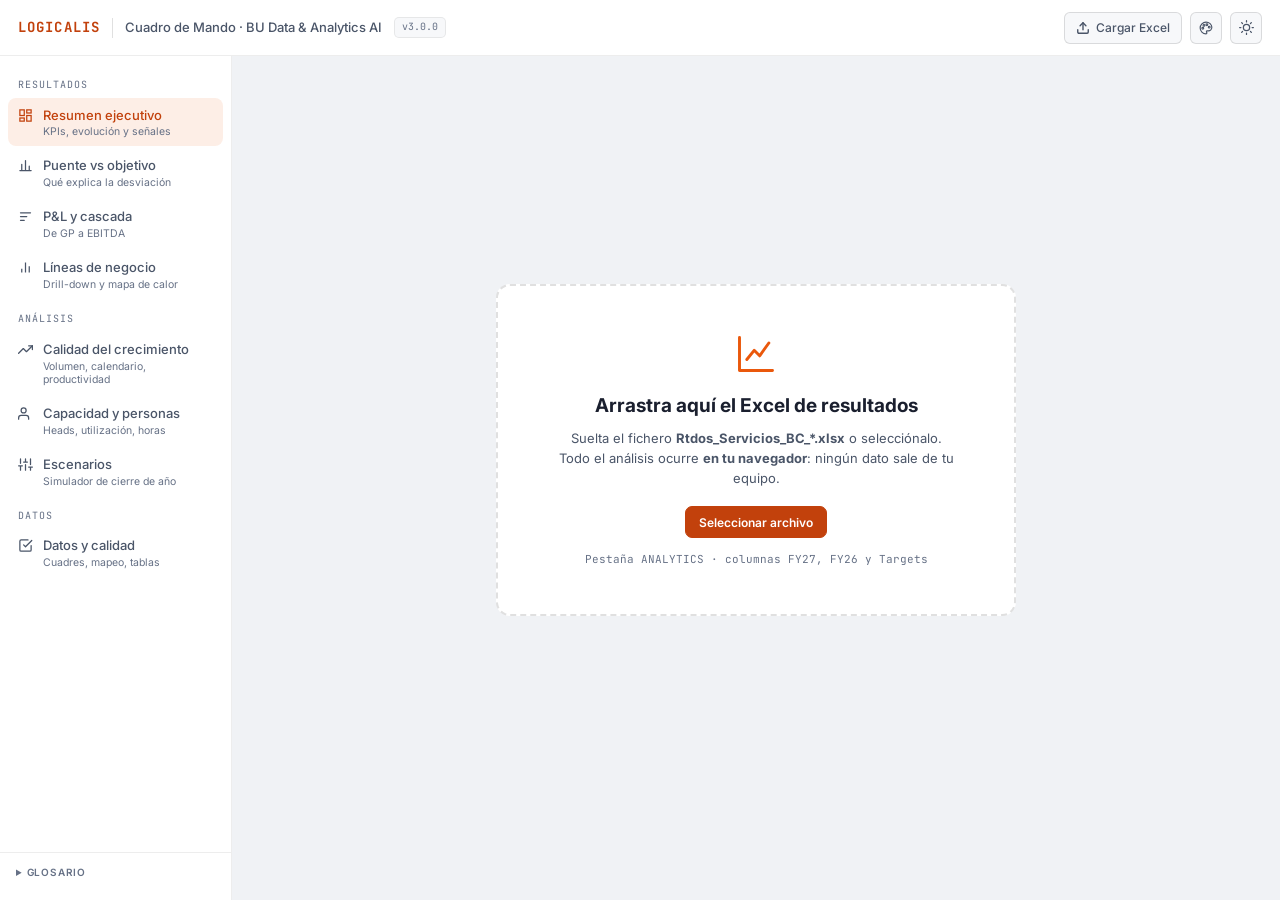
<file: bu_dashboard_v3.html>
<!DOCTYPE html>
<html lang="es" data-theme="dark">
<head>
<meta charset="utf-8">
<meta name="viewport" content="width=device-width,initial-scale=1">
<meta name="color-scheme" content="dark light">
<title>Cuadro de Mando · BU Analytics FY27</title>
<!-- Dos hojas de tema; solo una activa (media). Cambio instantáneo y sin parpadeo. -->
<link id="theme-aampe" rel="stylesheet" href="bu_aampe.css">
<link id="theme-claude" rel="stylesheet" href="bu_claude.css" media="not all">
<script>
/* Antes del primer pintado: tema claro/oscuro (OS o elección manual) y estilo de marca */
(function () {
  var d = document.documentElement, t = null, s = 'aampe';
  try { t = localStorage.getItem('bu-theme'); s = localStorage.getItem('bu-analytics-style') || 'aampe'; } catch (e) {}
  if (t !== 'light' && t !== 'dark') t = matchMedia('(prefers-color-scheme: light)').matches ? 'light' : 'dark';
  d.setAttribute('data-theme', t);
  var a = document.getElementById('theme-aampe'), c = document.getElementById('theme-claude');
  if (a && c) { a.media = s === 'claude' ? 'not all' : 'all'; c.media = s === 'claude' ? 'all' : 'not all'; }
})();
</script>
<script src="bu_style_switcher.js"></script>
<style>
/* CSS estructural. Los tokens (colores, fuentes, radios) viven en bu_aampe.css / bu_claude.css */
*,*::before,*::after{box-sizing:border-box;margin:0;padding:0}
:root{--accent:var(--orange);--accent-dim:var(--orange-dim);--accent-text:var(--orange-text);--hdr:56px;--side:232px}
html{height:100%;-webkit-text-size-adjust:100%}
body{height:100%;font-family:var(--sans);font-size:13px;line-height:1.45;color:var(--text);background:var(--bg);-webkit-font-smoothing:antialiased;display:flex;flex-direction:column;overflow:hidden}
button{font:inherit;color:inherit;cursor:pointer;background:none;border:none}
select,input{font:inherit;color:inherit}
:focus-visible{outline:2px solid var(--accent);outline-offset:2px;border-radius:4px}
[hidden]{display:none!important}
.sr{position:absolute;width:1px;height:1px;overflow:hidden;clip:rect(0 0 0 0);white-space:nowrap}

/* ── Header ── */
.header{height:var(--hdr);flex-shrink:0;display:flex;align-items:center;gap:12px;padding:0 18px;background:var(--surface);border-bottom:1px solid var(--border);z-index:30}
.logo{font-family:var(--mono);font-weight:700;font-size:14px;letter-spacing:.08em;color:var(--accent-text)}
.h-sep{width:1px;height:20px;background:var(--border2)}
.h-title{font-size:13px;color:var(--muted);font-weight:500;white-space:nowrap}
.tag{font-family:var(--mono);font-size:10px;color:var(--dim);padding:2px 7px;border-radius:5px;border:1px solid var(--border);background:var(--card2)}
.h-right{margin-left:auto;display:flex;align-items:center;gap:8px;min-width:0}
.h-pill{font-family:var(--mono);font-size:11px;color:var(--text);background:var(--accent-dim);border:1px solid transparent;padding:4px 10px;border-radius:var(--r-sm);font-weight:600;white-space:nowrap}
#file-badge{font-family:var(--mono);font-size:10.5px;color:var(--dim);max-width:220px;overflow:hidden;text-overflow:ellipsis;white-space:nowrap}
.hbtn{height:32px;border:1px solid var(--border2);background:var(--card2);color:var(--muted);border-radius:var(--r-sm);display:inline-flex;align-items:center;gap:6px;font-size:12px;font-weight:500;padding:0 11px;transition:color .15s,border-color .15s,background .15s;white-space:nowrap}
.hbtn.ico{width:32px;padding:0;justify-content:center}
.hbtn:hover{color:var(--text);border-color:var(--dim)}
.hbtn svg{flex-shrink:0}
#file-input{display:none}

/* ── Shell ── */
.shell{flex:1;display:flex;min-height:0}
.sidebar{width:var(--side);flex-shrink:0;background:var(--surface);border-right:1px solid var(--border);display:flex;flex-direction:column;padding:10px 0;overflow-y:auto}
.nav-lbl{font-family:var(--mono);font-size:10px;text-transform:uppercase;letter-spacing:.1em;color:var(--dim);padding:12px 18px 4px}
.nav-item{display:flex;align-items:flex-start;gap:10px;width:calc(100% - 16px);margin:1px 8px;padding:8px 10px;border-radius:8px;color:var(--muted);font-size:13px;font-weight:500;text-align:left;transition:background .12s,color .12s}
.nav-item:hover{background:var(--card2);color:var(--text)}
.nav-item[aria-selected="true"]{background:var(--accent-dim);color:var(--accent-text)}
.nav-item svg{width:15px;height:15px;flex-shrink:0;margin-top:2px}
.nav-sub{font-size:10.5px;color:var(--dim);margin-top:1px;line-height:1.25;font-weight:400}
.nav-foot{margin-top:auto;padding:12px 16px 4px;border-top:1px solid var(--border);font-size:10.5px;color:var(--dim);line-height:1.5}
.nav-foot summary{cursor:pointer;font-weight:600;text-transform:uppercase;letter-spacing:.08em;font-size:10px;margin-bottom:6px}
.gl{display:flex;justify-content:space-between;gap:8px;padding:2px 0}
.gl b{font-family:var(--mono);color:var(--text);font-weight:600;white-space:nowrap}
.gl span{text-align:right}
.content{flex:1;overflow-y:auto;overflow-x:hidden;padding:0 22px 48px;scroll-behavior:smooth}
.content::-webkit-scrollbar{width:8px}.content::-webkit-scrollbar-thumb{background:var(--border2);border-radius:4px}

/* ── Barra de cierre ── */
.toolbar{position:sticky;top:0;z-index:20;display:flex;align-items:center;gap:12px;flex-wrap:wrap;padding:10px 0;margin:0 -22px;padding-left:22px;padding-right:22px;background:color-mix(in srgb,var(--bg) 88%,transparent);backdrop-filter:blur(8px);-webkit-backdrop-filter:blur(8px);border-bottom:1px solid var(--border)}
.tb-lbl{font-family:var(--mono);font-size:10px;text-transform:uppercase;letter-spacing:.1em;color:var(--dim)}
.months{display:flex;gap:3px;flex-wrap:wrap}
.m-chip{min-width:38px;height:28px;padding:0 8px;border-radius:7px;border:1px solid var(--border);background:var(--card);color:var(--muted);font-size:12px;font-weight:600;transition:all .12s}
.m-chip:hover:not(:disabled){border-color:var(--accent);color:var(--text)}
.m-chip[aria-pressed="true"]{background:var(--accent-solid,var(--accent));border-color:var(--accent-solid,var(--accent));color:var(--on-accent,var(--bg))}
.m-chip:disabled{opacity:.35;cursor:not-allowed}
.tb-note{font-size:11.5px;color:var(--dim);margin-left:auto}

/* ── Vistas ── */
.view{display:none;padding-top:18px}.view.active{display:block}
.page-hd{display:flex;align-items:flex-end;justify-content:space-between;gap:12px;flex-wrap:wrap;margin-bottom:4px}
.page-hd h1{font-size:20px;font-weight:700;letter-spacing:-.015em}
.page-hd .sub{color:var(--muted);font-size:12.5px;margin-top:2px;max-width:70ch}
.ctrls{display:flex;gap:10px;flex-wrap:wrap;align-items:center}
.seg{display:inline-flex;background:var(--surface);border:1px solid var(--border2);border-radius:9px;padding:3px}
.seg button{color:var(--muted);font-size:12px;font-weight:500;padding:5px 12px;border-radius:6px;transition:background .12s,color .12s;white-space:nowrap}
.seg button:hover{color:var(--text)}
.seg button.active{background:var(--accent-dim);color:var(--accent-text);font-weight:600}
.g{display:grid;gap:14px;margin-top:16px}
.g-kpi{grid-template-columns:repeat(auto-fit,minmax(min(100%,168px),1fr))}
.g-2{grid-template-columns:repeat(auto-fit,minmax(min(100%,420px),1fr))}
.g-21{grid-template-columns:minmax(0,1.7fr) minmax(0,1fr)}
.g-1{grid-template-columns:minmax(0,1fr)}
.card{background:var(--card);border:1px solid var(--border);border-radius:var(--r);padding:15px 17px;box-shadow:var(--shadow-sm);min-width:0}
.card-hd{display:flex;align-items:center;justify-content:space-between;gap:10px;flex-wrap:wrap;margin-bottom:10px}
.card-hd h3{font-size:13.5px;font-weight:600}
.card-hd .meta{font-family:var(--mono);font-size:10.5px;color:var(--dim)}
.chart{min-width:0}
.legend{display:flex;gap:14px;flex-wrap:wrap;font-size:11.5px;color:var(--muted);margin-top:8px}
.legend .li{display:inline-flex;align-items:center;gap:6px}
.sw{display:inline-block;flex-shrink:0}
.sw.bar{width:10px;height:10px;border-radius:2px;background:var(--c)}
.sw.line{width:16px;border-top:2.5px solid var(--c)}
.sw.dash{width:16px;border-top:2px dashed var(--c)}
.sw.band{width:14px;height:10px;border-radius:2px;background:var(--c);opacity:.28}
.insight{font-size:12.5px;color:var(--muted);line-height:1.6;margin-top:12px;padding:9px 12px;background:var(--card2);border-left:3px solid var(--accent);border-radius:0 7px 7px 0}
.insight b{color:var(--text)}
.note{font-size:11.5px;color:var(--dim);margin-top:8px;line-height:1.5}
.pos{color:var(--green-text)}.neg{color:var(--red-text)}.neu{color:var(--muted)}.amb{color:var(--amber-text)}

/* ── Hero ── */
.hero{display:grid;grid-template-columns:minmax(0,1.35fr) minmax(0,1fr);gap:20px;align-items:center;padding:20px 22px;border-radius:var(--r-lg);border:1px solid var(--border);background:linear-gradient(115deg,var(--accent-dim),transparent 65%),var(--card);box-shadow:var(--shadow-sm)}
.eyebrow{font-family:var(--mono);font-size:10.5px;text-transform:uppercase;letter-spacing:.12em;color:var(--accent-text);margin-bottom:6px}
.hero h2{font-size:21px;line-height:1.3;font-weight:650;letter-spacing:-.015em}
.hero h2 b{color:var(--accent-text)}
.chips{display:grid;grid-template-columns:repeat(3,minmax(0,1fr));gap:8px}
.chipk{display:flex;flex-direction:column;gap:2px;padding:9px 12px;border-radius:10px;background:var(--card2);border:1px solid var(--border);min-width:0}
.chipk .cl{font-size:10.5px;color:var(--dim);font-weight:500}
.chipk .cv{font-family:var(--mono);font-size:19px;font-weight:700;letter-spacing:-.02em}
.chipk .cs{font-size:10.5px;color:var(--muted)}
.chipk.pos{box-shadow:inset 3px 0 0 var(--green)}.chipk.amb{box-shadow:inset 3px 0 0 var(--amber)}.chipk.neg{box-shadow:inset 3px 0 0 var(--red)}
.chipk .cv{color:var(--text)}

/* ── KPI ── */
.kpi .k-lbl{font-size:12px;color:var(--muted);font-weight:500;display:flex;align-items:center;gap:7px}
.kpi .k-lbl svg{width:14px;height:14px;color:var(--accent)}
.kpi .k-val{font-family:var(--mono);font-size:26px;font-weight:700;letter-spacing:-.025em;margin:6px 0 0;line-height:1.15}
.kpi .k-val .u{font-size:12px;color:var(--dim);margin-left:3px;font-weight:500}
.spark{display:block;width:100%;height:30px;margin:8px 0 2px}
.k-rows{margin-top:8px;display:flex;flex-direction:column;gap:3px}
.k-row{display:flex;justify-content:space-between;font-size:12px;gap:8px}
.k-row .lbl{color:var(--dim)}.k-row .val{font-family:var(--mono);font-weight:600;white-space:nowrap}
.k-bar{margin-top:10px}
.k-track{height:6px;border-radius:99px;background:var(--card2);position:relative;overflow:visible}
.k-fill{height:100%;width:0;border-radius:99px;transition:width .7s cubic-bezier(.2,.7,.2,1)}
.k-fill.ok{background:var(--green)}.k-fill.warn{background:var(--amber)}.k-fill.bad{background:var(--red)}
.k-tick{position:absolute;top:-3px;width:2px;height:12px;background:var(--text);opacity:.55;border-radius:1px}
.k-bl{display:flex;justify-content:space-between;font-family:var(--mono);font-size:10.5px;color:var(--dim);margin-top:5px}

/* ── Señales ── */
.sig-list{display:flex;flex-direction:column;gap:7px}
.sig{display:flex;flex-direction:column;gap:3px;padding:8px 10px;border-radius:8px;font-size:12.5px;line-height:1.5;border:1px solid transparent;border-left-width:3px}
.sig.red{background:var(--red-dim);color:var(--red-text);border-color:var(--red);}
.sig.amber{background:var(--amber-dim);color:var(--amber-text);border-color:var(--amber)}
.sig.green{background:var(--green-dim);color:var(--green-text);border-color:var(--green)}
.sig.blue{background:var(--blue-dim);color:var(--blue-text);border-color:var(--blue)}
.sig{border-top-color:transparent;border-right-color:transparent;border-bottom-color:transparent}
.sig-row{display:flex;gap:8px;align-items:flex-start}
.sig-row span{flex:1}
.sig-btn{font-size:12px;padding:1px 6px;border-radius:5px;color:inherit;opacity:.65}
.sig-btn:hover{opacity:1;background:var(--card2)}
.sig-note{font-size:11.5px;font-style:italic;opacity:.85;padding-left:2px}
.sig-edit{display:flex;gap:6px}
.sig-edit input{flex:1;min-width:0;background:var(--card);border:1px solid var(--border2);border-radius:6px;padding:4px 8px;font-size:12px}
.linkbtn{font-size:12px;color:var(--accent-text);font-weight:600;padding:4px 0;text-align:left}
.linkbtn:hover{text-decoration:underline}

/* ── Tablas ── */
.tbl-wrap{overflow-x:auto;margin:0 -4px;padding:0 4px}
table.tbl{width:100%;border-collapse:collapse;font-size:12.5px}
.tbl th,.tbl td{padding:8px 9px;text-align:right;border-bottom:1px solid var(--border);white-space:nowrap;font-family:var(--mono)}
.tbl th{font-size:10.5px;text-transform:uppercase;letter-spacing:.04em;color:var(--dim);font-weight:600;font-family:var(--sans);background:var(--card);position:sticky;top:0}
.tbl th button{font:inherit;text-transform:inherit;letter-spacing:inherit;color:inherit;font-weight:inherit;display:inline-flex;gap:4px;align-items:center}
.tbl th button:hover{color:var(--text)}
.tbl th[aria-sort="ascending"] button::after{content:"▲";font-size:8px}
.tbl th[aria-sort="descending"] button::after{content:"▼";font-size:8px}
.tbl td:first-child,.tbl th:first-child{text-align:left;font-family:var(--sans);font-weight:500;color:var(--text);position:sticky;left:0;background:var(--card)}
.tbl tbody tr:hover td{background:var(--card2)}
.tbl tr.total td{font-weight:700;border-top:1.5px solid var(--border2);background:var(--card2)}
.tbl tr.sub td{color:var(--muted)}
.tbl tr.sel td{background:var(--accent-dim)}
.tbl tr.click{cursor:pointer}
.mixbar{display:inline-block;height:5px;border-radius:3px;background:var(--accent);vertical-align:middle;margin-left:6px;opacity:.8}
.pill{display:inline-block;font-family:var(--mono);font-size:11px;font-weight:600;padding:1px 7px;border-radius:99px}
.pill.pos{background:var(--green-dim)}.pill.amb{background:var(--amber-dim)}.pill.neg{background:var(--red-dim)}.pill.neu{background:var(--card2)}

/* ── Heatmap ── */
.heat td,.heat th{padding:6px 4px;text-align:center;font-size:11.5px}
.heat td:first-child,.heat th:first-child{text-align:left;padding-left:9px;min-width:118px}
.heat td.h{border-radius:5px;font-weight:600;border:2px solid var(--card);cursor:default}
.heat td.h.bad{background:color-mix(in srgb,var(--red) 38%,transparent)}
.heat td.h.warn{background:color-mix(in srgb,var(--amber) 32%,transparent)}
.heat td.h.ok{background:color-mix(in srgb,var(--green) 22%,transparent)}
.heat td.h.top{background:color-mix(in srgb,var(--green) 42%,transparent)}
.heat td.h.na{color:var(--dim);font-weight:400}

/* ── Línea chips, tiles ── */
.chiprow{display:flex;gap:6px;flex-wrap:wrap}
.lchip{padding:6px 12px;border-radius:99px;border:1px solid var(--border2);background:var(--card);color:var(--muted);font-size:12px;font-weight:500;transition:all .12s}
.lchip:hover{border-color:var(--accent);color:var(--text)}
.lchip[aria-pressed="true"]{background:var(--accent-solid,var(--accent));border-color:var(--accent-solid,var(--accent));color:var(--on-accent,var(--bg));font-weight:600}
.tiles{display:grid;grid-template-columns:repeat(auto-fit,minmax(min(100%,150px),1fr));gap:10px}
.tile{padding:10px 12px;border-radius:9px;background:var(--card2);border:1px solid var(--border)}
.tile .tl{font-size:10.5px;color:var(--dim);font-weight:500}
.tile .tv{font-family:var(--mono);font-size:17px;font-weight:700;margin-top:2px;letter-spacing:-.02em}
.tile .ts{font-size:11px;color:var(--muted);margin-top:1px}
.spot{display:grid;grid-template-columns:repeat(auto-fit,minmax(min(100%,210px),1fr));gap:10px}

/* ── Escenarios ── */
.sim{display:grid;gap:14px;grid-template-columns:minmax(0,1fr) minmax(0,1.3fr)}
.ctl{margin-bottom:16px}
.ctl label{display:flex;justify-content:space-between;font-size:12.5px;font-weight:500;margin-bottom:6px}
.ctl label b{font-family:var(--mono);color:var(--accent-text)}
.ctl input[type=range]{width:100%;accent-color:var(--accent)}
.ctl .hint{font-size:11.5px;color:var(--dim);margin-top:3px;display:flex;justify-content:space-between;gap:8px}
.btn{height:32px;padding:0 13px;border-radius:7px;border:1px solid var(--border2);background:var(--card2);color:var(--text);font-size:12px;font-weight:500}
.btn:hover{border-color:var(--accent)}
.btn.pri{background:var(--accent-solid,var(--accent));border-color:var(--accent-solid,var(--accent));color:var(--on-accent,var(--bg));font-weight:600}
.res{display:grid;gap:10px}
.res-row{display:grid;grid-template-columns:96px 1fr;gap:12px;align-items:center;padding:10px 12px;background:var(--card2);border-radius:9px;border:1px solid var(--border)}
.res-row .rn{font-size:12px;color:var(--muted);font-weight:500}
.res-row .rv{font-family:var(--mono);font-size:20px;font-weight:700;letter-spacing:-.02em}
.res-row .rs{font-size:11.5px;color:var(--muted);font-family:var(--mono)}

/* ── Checks ── */
.chk{display:flex;gap:9px;align-items:flex-start;padding:6px 0;border-bottom:1px solid var(--border);font-size:12.5px}
.chk .ic{width:18px;height:18px;border-radius:50%;display:grid;place-items:center;font-size:11px;font-weight:700;flex-shrink:0;margin-top:1px}
.chk.ok .ic{background:var(--green-dim);color:var(--green-text)}
.chk.warn .ic{background:var(--amber-dim);color:var(--amber-text)}
.chk.err .ic{background:var(--red-dim);color:var(--red-text)}
details.fold{margin-top:12px}
details.fold summary{cursor:pointer;font-size:12.5px;font-weight:600;color:var(--muted);padding:4px 0}

/* ── Overlays ── */
.empty{display:grid;place-items:center;min-height:calc(100vh - var(--hdr) - 80px);padding-top:24px}
.dz{background:var(--card);border:2px dashed var(--border2);border-radius:var(--r-lg);padding:46px 56px;text-align:center;max-width:520px;width:100%;transition:border-color .2s,background .2s}
.dz.over,.dz:hover{border-color:var(--accent);background:var(--accent-dim)}
.dz svg{width:44px;height:44px;color:var(--accent);margin-bottom:12px}
.dz h2{font-size:19px;font-weight:700;margin-bottom:8px}
.dz p{color:var(--muted);font-size:13px;line-height:1.55;margin-bottom:18px}
.dz .hint{margin-top:14px;font-size:11px;color:var(--dim);font-family:var(--mono)}
#drag-ov{display:none;position:fixed;inset:10px;z-index:90;background:var(--accent-dim);border:2.5px dashed var(--accent);border-radius:16px;align-items:center;justify-content:center;flex-direction:column;gap:6px;pointer-events:none}
#drag-ov.on{display:flex}
#drag-ov b{font-size:22px;color:var(--accent-text)}
#tip{position:fixed;z-index:200;display:none;pointer-events:none;background:var(--surface);border:1px solid var(--border2);border-radius:9px;padding:8px 11px;font-size:12px;color:var(--text);box-shadow:0 8px 24px rgba(0,0,0,.35);min-width:140px;max-width:280px}
.tt-h{font-weight:700;margin-bottom:4px}
.tt-r{display:flex;justify-content:space-between;gap:14px;color:var(--muted);line-height:1.6}
.tt-r b{font-family:var(--mono);color:var(--text)}.tt-r b.pos{color:var(--green-text)}.tt-r b.neg{color:var(--red-text)}.tt-r b.amb{color:var(--amber-text)}
.dot{display:inline-block;width:8px;height:8px;border-radius:2px;margin-right:6px}
#toast{position:fixed;left:50%;bottom:22px;transform:translateX(-50%);z-index:300;background:var(--surface);border:1px solid var(--border2);border-left:4px solid var(--accent);border-radius:9px;padding:10px 16px;font-size:13px;box-shadow:0 8px 28px rgba(0,0,0,.4);max-width:min(560px,92vw)}
#toast.err{border-left-color:var(--red)}

/* ── Animación ── */
@keyframes rise{from{opacity:0;transform:translateY(8px)}to{opacity:1;transform:none}}
@keyframes growY{from{transform:scaleY(0)}to{transform:scaleY(1)}}
.rise{animation:rise .45s cubic-bezier(.2,.7,.2,1) both;animation-delay:calc(var(--i,0) * 45ms)}
.grow{animation:growY .55s cubic-bezier(.2,.7,.2,1) both}
@media (prefers-reduced-motion:reduce){.rise,.grow{animation:none!important}.k-fill{transition:none}.content{scroll-behavior:auto}}

/* ── Responsive ── */
@media (max-width:1100px){.g-21,.sim,.hero{grid-template-columns:minmax(0,1fr)}}
@media (max-width:860px){
  :root{--side:100%}
  body{overflow:auto;height:auto;min-height:100%}
  .shell{flex-direction:column}
  .sidebar{width:100%;flex-direction:row;overflow-x:auto;padding:6px 8px;border-right:none;border-bottom:1px solid var(--border);position:sticky;top:0;z-index:25}
  .nav-lbl,.nav-foot,.nav-sub{display:none}
  .nav-item{width:auto;flex-shrink:0;margin:0 2px;white-space:nowrap}
  .content{padding:0 14px 40px;overflow:visible}
  .toolbar{margin:0 -14px;padding-left:14px;padding-right:14px;top:49px}
  .h-title,#file-badge,.hbtn .lbl{display:none}
  .header{padding:0 12px;gap:8px}
}

/* ── Impresión ── */
@media (max-width:600px){#ver,.h-sep,#period{display:none}.chipk{padding:8px 9px}.chipk .cv{font-size:16px}.chipk .cs{font-size:10px}.hero{padding:16px}.hero h2{font-size:18px}}
@media print{
  body{overflow:visible;height:auto;background:#fff}
  .header .h-right>*:not(.h-pill),.sidebar,.toolbar,.seg,.chiprow.noprint,.sig-btn,.linkbtn{display:none!important}
  .shell{display:block}.content{overflow:visible;padding:0}
  .view{display:block!important;break-inside:avoid-page;padding-top:10px;page-break-after:auto}
  .card,.hero{box-shadow:none;break-inside:avoid}
  .rise,.grow{animation:none!important}
}
</style>
</head>
<body>
<div id="drag-ov" aria-hidden="true"><b>Suelta el Excel</b><span>Pestaña ANALYTICS · FY27</span></div>

<header class="header">
  <div class="logo">LOGICALIS</div><div class="h-sep"></div>
  <div class="h-title">Cuadro de Mando · BU Data &amp; Analytics AI</div>
  <span class="tag" id="ver"></span>
  <div class="h-right">
    <span class="h-pill" id="period" hidden></span>
    <span id="file-badge"></span>
    <button class="hbtn" id="btn-copy" type="button" hidden title="Copia un resumen ejecutivo en texto"><svg width="14" height="14" viewBox="0 0 24 24" fill="none" stroke="currentColor" stroke-width="2" stroke-linecap="round" stroke-linejoin="round"><rect x="9" y="9" width="13" height="13" rx="2"/><path d="M5 15H4a2 2 0 01-2-2V4a2 2 0 012-2h9a2 2 0 012 2v1"/></svg><span class="lbl">Copiar resumen</span></button>
    <button class="hbtn" id="btn-print" type="button" hidden title="Imprimir o guardar como PDF"><svg width="14" height="14" viewBox="0 0 24 24" fill="none" stroke="currentColor" stroke-width="2" stroke-linecap="round" stroke-linejoin="round"><path d="M6 9V2h12v7M6 18H4a2 2 0 01-2-2v-5a2 2 0 012-2h16a2 2 0 012 2v5a2 2 0 01-2 2h-2"/><rect x="6" y="14" width="12" height="8"/></svg><span class="lbl">PDF</span></button>
    <label class="hbtn" for="file-input" tabindex="0" id="btn-load"><svg width="14" height="14" viewBox="0 0 24 24" fill="none" stroke="currentColor" stroke-width="2.4" stroke-linecap="round" stroke-linejoin="round"><path d="M21 15v4a2 2 0 01-2 2H5a2 2 0 01-2-2v-4"/><polyline points="17 8 12 3 7 8"/><line x1="12" y1="3" x2="12" y2="15"/></svg><span class="lbl">Cargar Excel</span></label>
    <input type="file" id="file-input" accept=".xlsx,.xls">
    <button class="hbtn ico" id="theme-btn" type="button" aria-label="Cambiar tema claro u oscuro" title="Cambiar tema (Alt+clic: volver al del sistema)"><svg id="theme-icon" width="15" height="15" viewBox="0 0 24 24" fill="none" stroke="currentColor" stroke-width="2" stroke-linecap="round" stroke-linejoin="round"></svg></button>
  </div>
</header>

<div class="shell">
  <nav class="sidebar" aria-label="Secciones" id="nav" role="tablist" aria-orientation="vertical">
    <div class="nav-lbl">Resultados</div>
    <button class="nav-item" role="tab" data-v="resumen" aria-selected="true"><svg viewBox="0 0 24 24" fill="none" stroke="currentColor" stroke-width="2"><rect x="3" y="3" width="7" height="9"/><rect x="14" y="3" width="7" height="5"/><rect x="14" y="12" width="7" height="9"/><rect x="3" y="16" width="7" height="5"/></svg><div>Resumen ejecutivo<div class="nav-sub">KPIs, evolución y señales</div></div></button>
    <button class="nav-item" role="tab" data-v="puente" aria-selected="false"><svg viewBox="0 0 24 24" fill="none" stroke="currentColor" stroke-width="2" stroke-linecap="round"><path d="M3 20h18M6 20V10M12 20V4M18 20v-7"/></svg><div>Puente vs objetivo<div class="nav-sub">Qué explica la desviación</div></div></button>
    <button class="nav-item" role="tab" data-v="pyl" aria-selected="false"><svg viewBox="0 0 24 24" fill="none" stroke="currentColor" stroke-width="2" stroke-linecap="round"><path d="M4 6h16M4 12h10M4 18h6"/></svg><div>P&amp;L y cascada<div class="nav-sub">De GP a EBITDA</div></div></button>
    <button class="nav-item" role="tab" data-v="lineas" aria-selected="false"><svg viewBox="0 0 24 24" fill="none" stroke="currentColor" stroke-width="2"><line x1="18" y1="20" x2="18" y2="10"/><line x1="12" y1="20" x2="12" y2="4"/><line x1="6" y1="20" x2="6" y2="14"/></svg><div>Líneas de negocio<div class="nav-sub">Drill-down y mapa de calor</div></div></button>
    <div class="nav-lbl">Análisis</div>
    <button class="nav-item" role="tab" data-v="calidad" aria-selected="false"><svg viewBox="0 0 24 24" fill="none" stroke="currentColor" stroke-width="2" stroke-linecap="round" stroke-linejoin="round"><path d="M23 6l-9.5 9.5-5-5L1 18"/><path d="M17 6h6v6"/></svg><div>Calidad del crecimiento<div class="nav-sub">Volumen, calendario, productividad</div></div></button>
    <button class="nav-item" role="tab" data-v="capacidad" aria-selected="false"><svg viewBox="0 0 24 24" fill="none" stroke="currentColor" stroke-width="2" stroke-linecap="round"><path d="M17 21v-2a4 4 0 0 0-4-4H5a4 4 0 0 0-4 4v2"/><circle cx="9" cy="7" r="4"/></svg><div>Capacidad y personas<div class="nav-sub">Heads, utilización, horas</div></div></button>
    <button class="nav-item" role="tab" data-v="escenarios" aria-selected="false"><svg viewBox="0 0 24 24" fill="none" stroke="currentColor" stroke-width="2" stroke-linecap="round"><path d="M4 21v-7M4 10V3M12 21v-9M12 8V3M20 21v-5M20 12V3M1 14h6M9 8h6M17 16h6"/></svg><div>Escenarios<div class="nav-sub">Simulador de cierre de año</div></div></button>
    <div class="nav-lbl">Datos</div>
    <button class="nav-item" role="tab" data-v="datos" aria-selected="false"><svg viewBox="0 0 24 24" fill="none" stroke="currentColor" stroke-width="2" stroke-linecap="round" stroke-linejoin="round"><path d="M9 11l3 3L22 4"/><path d="M21 12v7a2 2 0 01-2 2H5a2 2 0 01-2-2V5a2 2 0 012-2h11"/></svg><div>Datos y calidad<div class="nav-sub">Cuadres, mapeo, tablas</div></div></button>
    <details class="nav-foot"><summary>Glosario</summary>
      <div class="gl"><b>GP Ejec.</b><span>Margen bruto de proyectos</span></div>
      <div class="gl"><b>%GM</b><span>GP ÷ Ingresos</span></div>
      <div class="gl"><b>Desocup.</b><span>Coste de capacidad sin asignar</span></div>
      <div class="gl"><b>Util.</b><span>Horas facturadas ÷ disponibles</span></div>
      <div class="gl"><b>Forecast</b><span>YTD + resto de año con estacionalidad FY26</span></div>
      <div class="gl"><b>Ppto</b><span>Objetivo mensual FY27</span></div>
      <div style="margin-top:8px">BU Data &amp; Analytics AI · Logicalis España</div>
    </details>
  </nav>

  <main class="content" id="content" tabindex="-1">
    <div class="toolbar" id="toolbar" hidden>
      <span class="tb-lbl">Cierre a</span><div class="months" id="months" role="group" aria-label="Mes de cierre"></div>
      <span class="tb-note" id="tb-note"></span>
    </div>
    <section id="empty" class="empty">
      <div class="dz" id="dz">
        <svg viewBox="0 0 24 24" fill="none" stroke="currentColor" stroke-width="1.6" stroke-linecap="round" stroke-linejoin="round"><path d="M3 3v18h18"/><path d="M7 15l4-5 3 3 5-7"/></svg>
        <h2>Arrastra aquí el Excel de resultados</h2>
        <p>Suelta el fichero <b>Rtdos_Servicios_BC_*.xlsx</b> o selecciónalo.<br>Todo el análisis ocurre <b>en tu navegador</b>: ningún dato sale de tu equipo.</p>
        <button class="btn pri" id="browse" type="button">Seleccionar archivo</button>
        <div class="hint">Pestaña ANALYTICS · columnas FY27, FY26 y Targets</div>
      </div>
    </section>
    <div id="views" hidden>
      <section class="view active" id="v-resumen" role="tabpanel"></section>
      <section class="view" id="v-puente" role="tabpanel"></section>
      <section class="view" id="v-pyl" role="tabpanel"></section>
      <section class="view" id="v-lineas" role="tabpanel"></section>
      <section class="view" id="v-calidad" role="tabpanel"></section>
      <section class="view" id="v-capacidad" role="tabpanel"></section>
      <section class="view" id="v-escenarios" role="tabpanel"></section>
      <section class="view" id="v-datos" role="tabpanel"></section>
    </div>
  </main>
</div>
<div id="tip" role="tooltip"></div>
<div id="toast" role="status" aria-live="polite" hidden></div>

<!-- Librerías: copia local (carpeta vendor/) y, si no existe, CDN -->
<script src="vendor/d3.min.js"></script>
<script>window.d3||document.write('<script src="https://cdnjs.cloudflare.com/ajax/libs/d3/7.9.0/d3.min.js"><\/script>')</script>
<script src="vendor/xlsx.full.min.js"></script>
<script>window.XLSX||document.write('<script src="https://cdnjs.cloudflare.com/ajax/libs/xlsx/0.18.5/xlsx.full.min.js"><\/script>')</script>
<script>
'use strict';
/* ═══════════════════════════════════════════════════════════════
   CORE · configuración, parser, modelo de datos, formato
   Sin acceso al DOM (se puede probar en Node).
   ═══════════════════════════════════════════════════════════════ */
const VERSION = 'v3.0.0';
const FY = 'FY27', PY = 'FY26';
const MONTHS = ['Mar','Abr','May','Jun','Jul','Ago','Sep','Oct','Nov','Dic','Ene','Feb'];
const TH = { ok: 0.98, warn: 0.93 };            // cumplimiento: verde >= 98%, ámbar >= 93%

/* Columnas de la pestaña ANALYTICS (índice base 0) */
const COL = {
  am: [1,2,3,4,5,6,7,8,9,10,11,12], at: 13, xlAcum: 24,
  pm: [29,30,31,32,33,34,35,36,37,38,39,40], pt: 41,
  tm: [58,59,60,61,62,63,64,65,66,67,68,69], tt: 70,
};
/* Filas (base 1). Verificadas contra Rtdos_Servicios_BC_2609 */
const ROW = {
  rev: 28, revOwn: 10, revBU: 16, revROS: 22,
  gp: 52, gpDes: 161, gpCom: 193, pre: 188, opex: 202, ebitda: 204, gmTot: 70,
  heads: 216, contr: 222, availH: 234, chgH: 244, blH: 272, util: 254, sub: 262, wd: 224, nwd: 266,
};
const LINES = [
  { k:'del', n:'Delivery',         s:'Delivery', rev:24, gp:48, head:210, util:248, sub:258, rate:275, availH:228, blH:268 },
  { k:'rec', n:'Rec Delivery',     s:'Rec Del.', rev:25, gp:49 },
  { k:'ms',  n:'Managed Services', s:'MS',       rev:26, gp:50, head:213, util:251, sub:259, rate:277, availH:231, blH:269 },
  { k:'res', n:'Resourcing',       s:'Resourcing', rev:27, gp:51, head:214, util:252, sub:260, rate:279, availH:232, blH:270 },
];
/* Umbral de sobrecarga de utilización por línea (Resourcing trabaja a ~100% por diseño) */
const UTIL_MAX = { del: 0.88, ms: 0.92, res: 1.02 };

/* ─── Parser ─── */
let GRID = null;
const num = v => { if (v == null || v === '') return 0; const n = typeof v === 'number' ? v : parseFloat(String(v).replace(',', '.')); return isNaN(n) ? 0 : n; };
const gv = (r, c) => GRID ? num((GRID[r - 1] || [])[c]) : 0;
const arr = (r, cols) => cols.map(c => gv(r, c));
const rowLabel = r => { const v = GRID && (GRID[r - 1] || [])[0]; return v == null ? '' : String(v).trim(); };
const setGrid = g => { GRID = g; };

const sumTo = (a, n) => a.slice(0, n).reduce((s, v) => s + (v || 0), 0);
const sumFrom = (a, n) => a.slice(n).reduce((s, v) => s + (v || 0), 0);
const stdev = a => { if (a.length < 2) return 0; const m = a.reduce((s, v) => s + v, 0) / a.length; return Math.sqrt(a.reduce((s, v) => s + (v - m) ** 2, 0) / (a.length - 1)); };

function rawRow(r) {
  return { am: arr(r, COL.am), pm: arr(r, COL.pm), tm: arr(r, COL.tm), at: gv(r, COL.at), pt: gv(r, COL.pt), tt: gv(r, COL.tt), r };
}
function combine(a, b, sign) { // a + sign*b, mes a mes (series derivadas)
  const f = (x, y) => x.map((v, i) => v + sign * y[i]);
  return { am: f(a.am, b.am), pm: f(a.pm, b.pm), tm: f(a.tm, b.tm), at: a.at + sign * b.at, pt: a.pt + sign * b.pt, tt: a.tt + sign * b.tt, r: null };
}

/* Serie → acumulados, forecast estacional, cumplimiento.
   type: flow (suma) · stock (foto de fin de mes) · ratio (media; ponderada si se pasa w) */
function mkSeries(a, type, closed, w) {
  const s = Object.assign({}, a, { type, closed });
  const avg = (x, n) => n > 0 ? sumTo(x, n) / n : 0;
  const wavg = (x, ww, n) => { let t = 0, d = 0; for (let i = 0; i < n; i++) { t += (x[i] || 0) * (ww[i] || 0); d += ww[i] || 0; } return d ? t / d : avg(x, n); };
  if (type === 'stock') { s.actYTD = a.am[closed - 1] || 0; s.pyYTD = a.pm[closed - 1] || 0; }
  else if (type === 'ratio') { s.actYTD = w ? wavg(a.am, w.am, closed) : avg(a.am, closed); s.pyYTD = w ? wavg(a.pm, w.pm, closed) : avg(a.pm, closed); }
  else { s.actYTD = sumTo(a.am, closed); s.pyYTD = sumTo(a.pm, closed); }
  s.avgYTD = avg(a.am, closed); s.avgPyYTD = avg(a.pm, closed);
  s.last = a.am[closed - 1] || 0; s.lastPy = a.pm[closed - 1] || 0; s.lastTm = a.tm[closed - 1] || 0;
  s.hasTm = a.tm.some(v => v !== 0);
  s.tgt = a.tt || (s.hasTm ? sumTo(a.tm, 12) : 0);
  s.tmYTD = sumTo(a.tm, closed);
  s.tmRest = sumFrom(a.tm, closed);
  s.att = type === 'flow' && s.tmYTD ? s.actYTD / s.tmYTD : null;
  if (type === 'flow') {
    let ratio = s.pyYTD !== 0 ? s.actYTD / s.pyYTD : 1;
    if (!(ratio > 0)) ratio = 1; if (ratio > 3) ratio = 3;
    s.ratio = ratio;
    s.forecast = s.actYTD + (a.pt - s.pyYTD) * ratio;       // run-rate estacional
    s.fcBud = s.hasTm ? s.actYTD + s.tmRest : null;          // YTD real + presupuesto restante
  } else { s.ratio = 1; s.forecast = s.actYTD; s.fcBud = null; }
  s.pyTot = a.pt;
  return s;
}

function detectClosed() {
  let n = 0; for (const v of arr(ROW.rev, COL.am)) { if (Math.abs(v) > 1e-6) n++; else break; }
  return Math.max(1, n);
}

/* Construye todo el modelo a un mes de cierre dado (cut) */
let D = null, CLOSED_MAX = 0;
function buildData(cut) {
  if (!GRID) return null;
  CLOSED_MAX = detectClosed();
  const closed = Math.max(1, Math.min(cut || CLOSED_MAX, CLOSED_MAX));
  const F = r => mkSeries(rawRow(r), 'flow', closed);
  const hrs = r => arr(r, COL.am), hrsP = r => arr(r, COL.pm);
  const rat = (r, wr) => mkSeries(rawRow(r), 'ratio', closed, wr ? { am: hrs(wr), pm: hrsP(wr) } : null);
  const rev = F(ROW.rev), gp = F(ROW.gp);
  const gpDesRaw = rawRow(ROW.gpDes);
  const des = mkSeries(combine(gpDesRaw, rawRow(ROW.gp), -1), 'flow', closed);   // efecto desocupación = GP Desocupación - GP Ejecución
  D = {
    closed, closedMax: CLOSED_MAX, monthLabel: MONTHS[closed - 1],
    periodCode: GRID[3] && GRID[3][closed] != null ? String(GRID[3][closed]) : '',
    rev, gp, des, pre: F(ROW.pre), gpCom: F(ROW.gpCom), opex: F(ROW.opex), ebitda: F(ROW.ebitda),
    revOwn: F(ROW.revOwn), revBU: F(ROW.revBU), revROS: F(ROW.revROS),
    heads: mkSeries(rawRow(ROW.heads), 'stock', closed), contr: mkSeries(rawRow(ROW.contr), 'stock', closed),
    util: rat(ROW.util, ROW.availH), sub: rat(ROW.sub, ROW.blH),
    availH: F(ROW.availH), chgH: F(ROW.chgH), blH: F(ROW.blH), nwd: F(ROW.nwd),
    lines: LINES.map(L => {
      const o = { k: L.k, n: L.n, s: L.s, rev: F(L.rev), gp: F(L.gp) };
      if (L.head) { o.head = mkSeries(rawRow(L.head), 'stock', closed); o.util = rat(L.util, L.availH); o.sub = rat(L.sub, L.blH); o.rate = rat(L.rate, L.blH); }
      return o;
    }),
  };
  D.gm = {                                                   // %GM ejecución mensual
    am: rev.am.map((r, i) => r ? gp.am[i] / r : 0), pm: rev.pm.map((r, i) => r ? gp.pm[i] / r : 0),
    tm: arr(ROW.gmTot, COL.tm),
  };
  D.gm.ytd = rev.actYTD ? gp.actYTD / rev.actYTD : 0; D.gm.pyYtd = rev.pyYTD ? gp.pyYTD / rev.pyYTD : 0;
  D.gm.tgtYtd = rev.tmYTD ? gp.tmYTD / rev.tmYTD : 0; D.gm.fc = rev.forecast ? gp.forecast / rev.forecast : 0; D.gm.tgt = rev.tgt ? gp.tgt / rev.tgt : 0;
  return D;
}

/* Cuadres y comprobaciones del Excel (pestaña Datos y calidad) */
function runChecks(d) {
  const out = [], add = (lvl, msg) => out.push({ lvl, msg });
  const pc = v => (v * 100).toFixed(2) + '%';
  add('ok', `Meses con ingresos reales: ${d.closedMax} (${MONTHS[0]} a ${MONTHS[d.closedMax - 1]}).`);
  const am = arr(ROW.rev, COL.am); let gap = false; for (let i = d.closedMax; i < 12; i++) if (Math.abs(am[i]) > 1e-6) gap = true;
  if (gap) add('warn', 'Hay ingresos reales en meses posteriores al primer mes vacío: el cierre detectado puede ser incorrecto.');
  const near = (a, b, tol) => Math.abs(a - b) <= Math.max(tol * Math.abs(b), 0.5);
  const sLines = k => d.lines.reduce((s, l) => s + l[k].actYTD, 0);
  near(sLines('rev'), d.rev.actYTD, 0.001) ? add('ok', 'Suma de líneas de ingresos = Total Revenue (YTD).') : add('warn', `Suma de líneas de ingresos (${f0(sLines('rev'))}) distinta de Total Revenue (${f0(d.rev.actYTD)}).`);
  (() => { const s = d.lines.reduce((x, l) => x + l.gp.actYTD, 0); near(s, d.gp.actYTD, 0.001) ? add('ok', 'Suma de líneas de GP = GP Ejecución (YTD).') : add('warn', `Suma de líneas de GP (${f0(s)}) distinta de GP Ejecución (${f0(d.gp.actYTD)}).`); })();
  const casc = d.gp.tgt + d.des.tgt + d.pre.tgt + d.opex.tgt;
  near(casc, d.ebitda.tgt, 0.002) ? add('ok', 'Cascada de objetivos (GP + Desocupación + Preventa + OPEX) = EBITDA objetivo.') : add('warn', `La cascada de objetivos suma ${f0(casc)} y el EBITDA objetivo es ${f0(d.ebitda.tgt)}.`);
  const cascY = d.gp.actYTD + d.des.actYTD + d.pre.actYTD + d.opex.actYTD;
  near(cascY, d.ebitda.actYTD, 0.005) ? add('ok', 'Cascada real YTD (GP + Desocupación + Preventa + OPEX) = EBITDA real.') : add('warn', `Cascada real YTD suma ${f0(cascY)} y EBITDA real es ${f0(d.ebitda.actYTD)}.`);
  [['Ingresos', ROW.rev], ['GP Ejecución', ROW.gp], ['EBITDA', ROW.ebitda]].forEach(([nm, r]) => {
    const x = gv(r, COL.xlAcum), mine = sumTo(arr(r, COL.am), d.closedMax);
    if (x) near(mine, x, 0.001) ? add('ok', `${nm}: YTD calculado = columna "Acumulado" del Excel (${f0(x)}).`) : add('warn', `${nm}: YTD calculado ${f0(mine)} vs columna "Acumulado" del Excel ${f0(x)}.`);
    const py = sumTo(arr(r, COL.pm), 12); if (gv(r, COL.pt)) near(py, gv(r, COL.pt), 0.001) || add('warn', `${nm}: suma de meses FY26 (${f0(py)}) distinta del Total FY26 (${f0(gv(r, COL.pt))}).`);
  });
  [d.rev, d.gp, d.ebitda].forEach(s => { if (!s.tgt) add('warn', 'Falta el objetivo anual (columna Total FY27 TARGETS) en alguna métrica principal.'); });
  const u = d.util.actYTD; if (u > 1.5 || u < 0.2) add('warn', `Utilización fuera de rango (${u.toFixed(2)}): ¿está en % en lugar de fracción?`);
  if (d.gp.actYTD > d.rev.actYTD) add('warn', 'El GP supera a los ingresos: revisa las filas mapeadas.');
  return out;
}

/* ─── Formato (es-ES, importes en k€) ─── */
const f0 = n => Math.round(n).toLocaleString('es-ES', { useGrouping: 'always' });
const f1 = n => n.toLocaleString('es-ES', { minimumFractionDigits: 1, maximumFractionDigits: 1 });
const fM = n => (n / 1000).toLocaleString('es-ES', { minimumFractionDigits: 2, maximumFractionDigits: 2 });
const pct = n => (n * 100).toLocaleString('es-ES', { minimumFractionDigits: 1, maximumFractionDigits: 1 }) + '%';
const pct0 = n => Math.round(n * 100) + '%';
const sign = n => (n >= 0 ? '+' : '') + f0(n);
const dRel = (cur, ref, o = {}) => {
  if (!ref) return { cls: 'neu', val: 'n/d' };
  const d = (cur - ref) / Math.abs(ref), good = o.inv ? d <= 0 : d >= 0;
  return { cls: o.neutral ? 'neu' : good ? 'pos' : 'neg', val: (d >= 0 ? '+' : '') + (d * 100).toFixed(1) + '%' };
};
const dPP = (cur, ref, o = {}) => {
  const d = cur - ref, good = o.inv ? d <= 0 : d >= 0, v = Math.round(d * 1000) / 10;
  return { cls: Math.abs(d) < 0.0005 ? 'neu' : good ? 'pos' : 'neg', val: (v >= 0 ? '+' : '') + v.toFixed(1) + ' pp' };
};
const attCls = a => a == null ? 'neu' : a >= TH.ok ? 'pos' : a >= TH.warn ? 'amb' : 'neg';
const esc = s => String(s).replace(/[&<>"']/g, c => ({ '&':'&amp;', '<':'&lt;', '>':'&gt;', '"':'&quot;', "'":'&#39;' }[c]));

if (typeof module !== 'undefined') module.exports = { setGrid, buildData, runChecks, COL, ROW, LINES, MONTHS, get D() { return D; } };
/* ═══════════════════════════════════════════════════════════════
   UI · helpers y toolkit de gráficos (D3 para escalas, SVG propio)
   Todos los colores salen de variables CSS: cambian solos con el tema.
   ═══════════════════════════════════════════════════════════════ */
const $ = (s, r = document) => r.querySelector(s);
const $$ = (s, r = document) => Array.from(r.querySelectorAll(s));
const C = {
  real: 'var(--chart-fy27, var(--accent))', tgt: 'var(--chart-tgt, var(--blue))', py: 'var(--chart-fy26, var(--dim))',
  grid: 'var(--chart-grid, var(--border))', axis: 'var(--chart-axis, var(--dim))',
  pos: 'var(--green)', neg: 'var(--red)', amb: 'var(--amber)', blue: 'var(--blue)', purple: 'var(--purple)',
  txt: 'var(--text)', mut: 'var(--muted)', dim: 'var(--dim)', card: 'var(--card)', card2: 'var(--card2)',
};
let ANIM = true;
const reduceMotion = () => window.matchMedia && matchMedia('(prefers-reduced-motion: reduce)').matches;

/* ─── Tooltip (dentro del viewport) ─── */
let tipEl = null;
function tipShow(html, e) {
  if (!tipEl) tipEl = $('#tip');
  tipEl.innerHTML = html; tipEl.style.display = 'block';
  const w = tipEl.offsetWidth, h = tipEl.offsetHeight;
  let x = e.clientX + 14, y = e.clientY + 14;
  if (x + w > innerWidth - 8) x = e.clientX - w - 14;
  if (y + h > innerHeight - 8) y = e.clientY - h - 14;
  tipEl.style.left = Math.max(8, x) + 'px'; tipEl.style.top = Math.max(8, y) + 'px';
}
const tipHide = () => { if (tipEl) tipEl.style.display = 'none'; };
const tipRows = (title, rows) => `<div class="tt-h">${esc(title)}</div>` + rows.filter(Boolean).map(r =>
  `<div class="tt-r"><span>${r.c ? `<i class="dot" style="background:${r.c}"></i>` : ''}${esc(r.l)}</span><b class="${r.cls || ''}">${r.v}</b></div>`).join('');

/* ─── Piezas HTML ─── */
function legend(items) {
  return `<div class="legend">${items.map(i => `<span class="li"><i class="sw ${i.t}" style="--c:${i.c}"></i>${esc(i.l)}</span>`).join('')}</div>`;
}
function segHtml(grp, cur, opts) {
  return `<div class="seg" role="group" aria-label="${esc(grp)}">${opts.map(o =>
    `<button type="button" data-act="seg" data-grp="${grp}" data-val="${o[0]}" aria-pressed="${cur === o[0]}" class="${cur === o[0] ? 'active' : ''}">${esc(o[1])}</button>`).join('')}</div>`;
}
function sparkline(a, n, kind, tgt) {
  const v = a.slice(0, n), W = 100, H = 30;
  if (!v.length) return '';
  const all = v.concat(tgt ? tgt.filter(x => x) : []);
  let lo = Math.min(...all), hi = Math.max(...all);
  if (kind === 'bar') lo = Math.min(0, lo); else { const p = (hi - lo) * .2 || 1; lo -= p; hi += p; }
  const y = x => H - 2 - ((x - lo) / ((hi - lo) || 1)) * (H - 4);
  if (kind === 'bar') {
    const bw = W / 12, y0 = y(0);
    const bars = v.map((x, i) => { const yy = y(x); return `<rect x="${(i * bw + 1).toFixed(1)}" y="${Math.min(yy, y0).toFixed(1)}" width="${(bw - 2).toFixed(1)}" height="${Math.max(1, Math.abs(yy - y0)).toFixed(1)}" rx="1.5" style="fill:${i === n - 1 ? C.real : 'var(--chart-fy27-fill, var(--accent-dim))'}"/>`; }).join('');
    const tl = tgt && tgt.some(x => x) ? `<polyline fill="none" vector-effect="non-scaling-stroke" stroke-width="1.5" style="stroke:${C.tgt}" points="${tgt.map((x, i) => x ? `${(i * bw + bw / 2).toFixed(1)},${y(x).toFixed(1)}` : '').filter(Boolean).join(' ')}"/>` : '';
    return `<svg class="spark" viewBox="0 0 ${W} ${H}" preserveAspectRatio="none" aria-hidden="true">${bars}${tl}</svg>`;
  }
  const bw = W / 12;
  const pts = v.map((x, i) => `${(i * bw + bw / 2).toFixed(1)},${y(x).toFixed(1)}`).join(' ');
  return `<svg class="spark" viewBox="0 0 ${W} ${H}" preserveAspectRatio="none" aria-hidden="true"><polyline fill="none" vector-effect="non-scaling-stroke" stroke-width="2" stroke-linejoin="round" style="stroke:${C.real}" points="${pts}"/></svg>`;
}
function kpiCard(o, i = 0) {
  const rows = (o.rows || []).map(r => `<div class="k-row"><span class="lbl">${esc(r.lbl)}</span><span class="val ${r.cls || 'neu'}">${r.val}</span></div>`).join('');
  let bar = '';
  if (o.bar && o.bar.p != null) {
    const p = o.bar.p, cls = p >= TH.ok ? 'ok' : p >= TH.warn ? 'warn' : 'bad', w = Math.min(p, 1.3) / 1.3 * 100;
    bar = `<div class="k-bar" role="img" aria-label="${esc(o.lbl)}: ${pct0(p)} del presupuesto"><div class="k-track"><div class="k-fill ${cls}" data-w="${w.toFixed(1)}"></div><div class="k-tick" style="left:${(100 / 1.3).toFixed(1)}%"></div></div><div class="k-bl"><span>${o.bar.l}</span><span>${o.bar.r}</span></div></div>`;
  }
  return `<article class="card kpi rise" style="--i:${i}"><div class="k-lbl">${o.icon || ''}${esc(o.lbl)}</div><div class="k-val">${o.val}</div>${o.spark || ''}<div class="k-rows">${rows}</div>${bar}</article>`;
}
function fillBars(root) {
  const set = () => $$('.k-fill[data-w]', root).forEach(b => { b.style.width = b.dataset.w + '%'; });
  if (reduceMotion() || !ANIM) set(); else requestAnimationFrame(() => requestAnimationFrame(set));
}
const ICON = {
  eur: '<svg viewBox="0 0 24 24" fill="none" stroke="currentColor" stroke-width="2" stroke-linecap="round"><path d="M14 9a5 5 0 1 0 0 6M5 11h7M5 14h7"/></svg>',
  gp: '<svg viewBox="0 0 24 24" fill="none" stroke="currentColor" stroke-width="2" stroke-linecap="round" stroke-linejoin="round"><path d="M3 3v18h18"/><path d="M7 14l4-4 3 3 5-6"/></svg>',
  eb: '<svg viewBox="0 0 24 24" fill="none" stroke="currentColor" stroke-width="2"><circle cx="12" cy="12" r="9"/><path d="M9 9.5h4.5a1.5 1.5 0 010 3H9"/></svg>',
  u: '<svg viewBox="0 0 24 24" fill="none" stroke="currentColor" stroke-width="2"><circle cx="12" cy="12" r="9"/><path d="M12 3a9 9 0 0 1 9 9h-9z"/></svg>',
  pp: '<svg viewBox="0 0 24 24" fill="none" stroke="currentColor" stroke-width="2" stroke-linecap="round"><path d="M17 21v-2a4 4 0 0 0-4-4H5a4 4 0 0 0-4 4v2"/><circle cx="9" cy="7" r="4"/></svg>',
  pc: '<svg viewBox="0 0 24 24" fill="none" stroke="currentColor" stroke-width="2" stroke-linecap="round"><line x1="19" y1="5" x2="5" y2="19"/><circle cx="6.5" cy="6.5" r="2.5"/><circle cx="17.5" cy="17.5" r="2.5"/></svg>',
  cal: '<svg viewBox="0 0 24 24" fill="none" stroke="currentColor" stroke-width="2" stroke-linecap="round"><rect x="3" y="4" width="18" height="18" rx="2"/><path d="M16 2v4M8 2v4M3 10h18"/></svg>',
  clk: '<svg viewBox="0 0 24 24" fill="none" stroke="currentColor" stroke-width="2" stroke-linecap="round"><circle cx="12" cy="12" r="9"/><path d="M12 7v5l3 2"/></svg>',
};

/* ─── Toolkit SVG ─── */
function mount(el, H, m) {
  el.textContent = '';
  const W = Math.max(280, Math.round(el.clientWidth) || 520);
  const svg = d3.select(el).append('svg').attr('viewBox', `0 0 ${W} ${H}`).attr('role', 'img')
    .style('width', '100%').style('height', 'auto').style('display', 'block').style('overflow', 'visible');
  const g = svg.append('g').attr('transform', `translate(${m.l},${m.t})`);
  return { svg, g, W, H, iw: W - m.l - m.r, ih: H - m.t - m.b, m };
}
function txt(p, x, y, s, o = {}) {
  return p.append('text').attr('x', x).attr('y', y).attr('text-anchor', o.a || 'start')
    .style('font-size', (o.s || 11) + 'px').style('fill', o.f || C.dim).style('font-family', o.sans ? 'var(--sans)' : 'var(--mono)').style('font-weight', o.w || 400).style('paint-order', 'stroke').style('stroke', 'var(--card)').style('stroke-width', '3px').style('stroke-linejoin', 'round').text(s);
}
function yGrid(c, y, fmt, n = 4) {
  y.ticks(n).forEach(t => {
    c.g.append('line').attr('x1', 0).attr('x2', c.iw).attr('y1', y(t)).attr('y2', y(t))
      .style('stroke', t === 0 ? C.axis : C.grid).attr('stroke-width', t === 0 ? 1 : 0.75).attr('stroke-dasharray', t === 0 ? null : '2 3');
    txt(c.g, -8, y(t) + 4, fmt(t), { a: 'end' });
  });
}
function xMonths(c, x, n) {
  x.domain().forEach(i => txt(c.g, x(i) + x.bandwidth() / 2, c.ih + 17, MONTHS[i], { a: 'middle', f: i < n ? C.mut : C.dim, w: i === n - 1 ? 700 : 400, sans: true }));
}
const axM = v => (v / 1000).toLocaleString('es-ES', { maximumFractionDigits: 2 }) + 'M';
const axK = v => Math.abs(v) >= 1000 ? axM(v) : Math.round(v) + 'k';
const axP = v => Math.round(v * 100) + '%';
function growIn(sel, i) {
  if (!ANIM || reduceMotion()) return sel;
  return sel.classed('grow', true).style('animation-delay', (i || 0) * 28 + 'ms');
}
function wrapLabel(s, max) {
  const w = s.split(' '), out = []; let cur = '';
  w.forEach(t => { if ((cur + ' ' + t).trim().length > max && cur) { out.push(cur); cur = t; } else cur = (cur + ' ' + t).trim(); });
  if (cur) out.push(cur); return out.slice(0, 3);
}

/* Barras mensuales (flujos) o líneas (ratios) + líneas Ppto y FY26 */
function monthlyChart(el, o) {
  const n = o.closed, isLine = o.kind === 'line';
  const c = mount(el, o.h || 200, { t: 16, r: 8, b: 26, l: isLine ? 42 : 50 });
  const nz = a => a && a.some(v => v) ? a.map(v => v ? v : null) : null;
  const tgt = nz(o.tgt), py = nz(o.py), real = o.real.slice(0, n);
  const vals = [...real, ...(tgt || []), ...(py || [])].filter(v => v != null && isFinite(v));
  let lo, hi;
  if (isLine) { lo = d3.min(vals); hi = d3.max(vals); const p = (hi - lo) * .25 || Math.abs(hi) * .1 || .01; lo -= p; hi += p; }
  else { lo = Math.min(0, d3.min(vals)); hi = Math.max(0, d3.max(vals)); hi += (hi - lo) * .14; }
  const y = d3.scaleLinear().domain([lo, hi]).nice(4).range([c.ih, 0]);
  const x = d3.scaleBand().domain(d3.range(12)).range([0, c.iw]).padding(.28);
  yGrid(c, y, o.ax); xMonths(c, x, n);
  const cx = i => x(i) + x.bandwidth() / 2, step = x.step();
  const hl = c.g.append('rect').attr('y', 0).attr('height', c.ih).attr('width', step).attr('rx', 4).style('fill', C.card2).style('opacity', 0).style('pointer-events', 'none');
  const path = (a, color, w, dash) => {
    const ln = d3.line().defined(d => d.v != null).x(d => cx(d.i)).y(d => y(d.v)).curve(d3.curveMonotoneX);
    c.g.append('path').datum(a.map((v, i) => ({ v, i }))).attr('d', ln).attr('fill', 'none').style('stroke', color).attr('stroke-width', w).attr('stroke-dasharray', dash || null).attr('stroke-linecap', 'round');
  };
  if (!isLine) {
    const bw = Math.min(x.bandwidth(), 30), y0 = y(0);
    real.forEach((v, i) => {
      const yy = y(v), r = growIn(c.g.append('rect').attr('x', cx(i) - bw / 2).attr('y', Math.min(yy, y0)).attr('width', bw).attr('height', Math.max(1.5, Math.abs(yy - y0))).attr('rx', 3)
        .style('fill', C.real).style('opacity', i === n - 1 ? 1 : 0.82).style('transform-box', 'fill-box').style('transform-origin', v >= 0 ? '50% 100%' : '50% 0%'), i);
    });
  }
  if (py) path(py, C.py, 1.6, '4 3');
  if (tgt) { path(tgt, C.tgt, 1.9); tgt.forEach((v, i) => v != null && c.g.append('circle').attr('cx', cx(i)).attr('cy', y(v)).attr('r', 2.6).style('fill', C.tgt).style('stroke', C.card).attr('stroke-width', 1)); }
  if (isLine) {
    path(real.map(v => v || null), C.real, 2.4);
    real.forEach((v, i) => v && c.g.append('circle').attr('cx', cx(i)).attr('cy', y(v)).attr('r', i === n - 1 ? 4.2 : 3).style('fill', C.real).style('stroke', C.card).attr('stroke-width', 1.5));
  }
  const lv = real[n - 1];
  if (lv != null) txt(c.g, cx(n - 1), y(lv) + (lv >= 0 ? -8 : 15), o.fmt(lv), { a: 'middle', f: C.txt, w: 700 });
  c.svg.attr('aria-label', `${o.name}: último mes ${MONTHS[n - 1]} ${o.fmt(lv || 0)}`);
  d3.range(12).forEach(i => {
    c.g.append('rect').attr('x', x(i) - (step - x.bandwidth()) / 2).attr('y', 0).attr('width', step).attr('height', c.ih).style('fill', 'transparent')
      .on('mousemove', e => {
        hl.attr('x', x(i) - (step - x.bandwidth()) / 2).style('opacity', .9);
        const rv = i < n ? real[i] : null, t = tgt && tgt[i], p = py && py[i];
        let vs = null;
        if (rv != null && t) { const d = isLine ? dPP(rv, t) : dRel(rv, t); vs = { l: 'vs Ppto', v: d.val, cls: d.cls }; }
        let vp = null;
        if (rv != null && p) { const d = isLine ? dPP(rv, p) : dRel(rv, p); vp = { l: 'vs FY26', v: d.val, cls: d.cls }; }
        tipShow(tipRows(MONTHS[i] + (i < n ? '' : ' (sin cierre)'), [rv != null && { c: C.real, l: 'Real', v: o.fmt(rv) }, t != null && { c: C.tgt, l: 'Ppto', v: o.fmt(t) }, p != null && { c: C.py, l: 'FY26', v: o.fmt(p) }, vs, vp]), e);
      }).on('mouseleave', () => { hl.style('opacity', 0); tipHide(); });
  });
}

/* Series acumuladas con forecast estacional y banda ±1σ */
function evoSeries(s) {
  const n = s.closed, am = s.am, pm = s.pm, tm = s.tm, ratio = s.ratio;
  const rr = []; for (let i = 0; i < n; i++) if (pm[i] > 0 && am[i] > 0) rr.push(am[i] / pm[i]);
  const sd = Math.max(rr.length > 1 ? stdev(rr) : 0.08, 0.03), sdm = sd / Math.sqrt(Math.max(1, rr.length));
  const o = { real: [], fc: [], py: [], tgt: [], hi: [], lo: [], bud: [] };
  let a = 0, p = 0, t = 0, b = 0, sq = 0, sl = 0;
  for (let i = 0; i < 12; i++) {
    p += pm[i]; t += tm[i]; o.py.push(p); o.tgt.push(s.hasTm ? t : null);
    if (i < n) { a += am[i]; o.real.push(a); o.fc.push(i === n - 1 ? a : null); o.hi.push(i === n - 1 ? a : null); o.lo.push(i === n - 1 ? a : null); }
    else {
      a += pm[i] * ratio; sq += pm[i] ** 2; sl += pm[i];
      const band = Math.sqrt(sd * sd * sq + sdm * sdm * sl * sl);
      o.real.push(null); o.fc.push(a); o.hi.push(a + band); o.lo.push(a - band);
    }
  }
  o.sd = sd; return o;
}
function evoChart(el, s, o) {
  const n = s.closed, e = evoSeries(s), c = mount(el, 280, { t: 20, r: 74, b: 28, l: 54 });
  const vals = [...e.hi, ...e.real, ...e.py, ...e.tgt, s.tgt, ...e.lo].filter(v => v != null);
  const y = d3.scaleLinear().domain([Math.min(0, d3.min(vals)), d3.max(vals) * 1.06]).nice(4).range([c.ih, 0]);
  const x = d3.scalePoint().domain(d3.range(12)).range([10, c.iw - 6]);
  yGrid(c, y, axM);
  d3.range(12).forEach(i => txt(c.g, x(i), c.ih + 17, MONTHS[i], { a: 'middle', f: i < n ? C.mut : C.dim, w: i === n - 1 ? 700 : 400, sans: true }));
  c.g.append('rect').attr('x', 0).attr('y', 0).attr('width', x(n - 1)).attr('height', c.ih).style('fill', C.real).style('opacity', .05);
  c.g.append('line').attr('x1', x(n - 1)).attr('x2', x(n - 1)).attr('y1', 0).attr('y2', c.ih).style('stroke', C.axis).attr('stroke-dasharray', '3 3');
  txt(c.g, x(n - 1) - 6, 10, 'REAL', { a: 'end', s: 10 }); txt(c.g, x(n - 1) + 6, 10, 'FORECAST', { s: 10 });
  const ln = (arr, col, w, dash) => c.g.append('path').datum(arr.map((v, i) => ({ v, i }))).attr('d', d3.line().defined(d => d.v != null).x(d => x(d.i)).y(d => y(d.v)).curve(d3.curveMonotoneX))
    .attr('fill', 'none').style('stroke', col).attr('stroke-width', w).attr('stroke-dasharray', dash || null).attr('stroke-linecap', 'round');
  if (n < 12) c.g.append('path').datum(e.hi).attr('d', d3.area().defined((d, i) => e.hi[i] != null).x((d, i) => x(i)).y0((d, i) => y(e.lo[i])).y1((d, i) => y(e.hi[i])).curve(d3.curveMonotoneX))
    .style('fill', 'var(--chart-fy27-fill, var(--accent-dim))').style('opacity', 1);
  ln(e.py, C.py, 1.6, '4 3');
  if (s.hasTm) ln(e.tgt, C.tgt, 2); else if (s.tgt) { c.g.append('line').attr('x1', 0).attr('x2', c.iw).attr('y1', y(s.tgt)).attr('y2', y(s.tgt)).style('stroke', C.tgt).attr('stroke-width', 1.6).attr('stroke-dasharray', '6 4'); }
  if (n < 12) ln(e.fc, C.real, 2.2, '6 4');
  ln(e.real, C.real, 3);
  e.real.forEach((v, i) => v != null && c.g.append('circle').attr('cx', x(i)).attr('cy', y(v)).attr('r', i === n - 1 ? 5 : 3.2).style('fill', C.real).style('stroke', C.card).attr('stroke-width', 1.5));
  const ends = [{ v: e.fc[11] != null ? e.fc[11] : e.real[11], l: o.fcLabel || 'FC', c: C.real }, { v: s.hasTm ? e.tgt[11] : s.tgt, l: 'Ppto', c: C.tgt }, { v: e.py[11], l: 'FY26', c: C.py }].filter(d => d.v != null).sort((a, b) => b.v - a.v);
  let last = -99;
  ends.forEach(d => { let yy = y(d.v); if (yy - last < 14) yy = last + 14; last = yy; txt(c.g, c.iw + 2, yy + 4, `${d.l} ${(d.v / 1000).toLocaleString('es-ES', { maximumFractionDigits: 2 })}M`, { f: d.c === C.py ? C.dim : C.txt, s: 10.5, w: 600 }); });
  c.svg.attr('aria-label', `Evolución acumulada de ${o.name}. Forecast de cierre ${axM(ends[0].v)}`);
  const hl = c.g.append('line').attr('y1', 0).attr('y2', c.ih).style('stroke', C.axis).style('opacity', 0).style('pointer-events', 'none');
  d3.range(12).forEach(i => {
    c.g.append('rect').attr('x', x(i) - c.iw / 24).attr('y', 0).attr('width', c.iw / 12).attr('height', c.ih).style('fill', 'transparent')
      .on('mousemove', ev => {
        hl.attr('x1', x(i)).attr('x2', x(i)).style('opacity', .6);
        const act = e.real[i], fc = e.fc[i], t = e.tgt[i], p = e.py[i];
        tipShow(tipRows(MONTHS[i] + ' · acumulado', [act != null && { c: C.real, l: 'Real', v: fM(act) + ' M€' }, act == null && fc != null && { c: C.real, l: 'Forecast', v: fM(fc) + ' M€' }, act == null && e.lo[i] != null && { l: 'Rango ±1σ', v: `${fM(e.lo[i])} a ${fM(e.hi[i])}` }, t != null && { c: C.tgt, l: 'Ppto', v: fM(t) + ' M€' }, p != null && { c: C.py, l: 'FY26', v: fM(p) + ' M€' }, act != null && t ? { l: 'vs Ppto', v: dRel(act, t).val, cls: dRel(act, t).cls } : null]), ev);
      }).on('mouseleave', () => { hl.style('opacity', 0); tipHide(); });
  });
  return e;
}

/* Cascada (puente). steps: [{label,val,type:'anchor'|'delta',color?,tip?}] */
function waterfall(el, steps, o) {
  const c = mount(el, o.h || 260, { t: 28, r: 10, b: 54, l: 56 });
  let run = 0; const pts = [];
  steps.forEach(s => { if (s.type === 'anchor') { s.b = null; s.t = s.val; run = s.val; } else { s.b = run; s.t = run + s.val; run = s.t; } pts.push(s.t); if (s.b != null) pts.push(s.b); });
  const lo = d3.min(pts), hi = d3.max(pts), span = (hi - lo) || Math.abs(hi) * .05 || 1;
  let dmin = lo >= 0 ? Math.max(0, lo - span * .9) : lo - span * .15;
  if (lo >= 0 && dmin < lo * 0.3) dmin = 0;
  const trunc = dmin > 0, base = dmin > 0 ? dmin : Math.min(0, lo);
  const y = d3.scaleLinear().domain([dmin, hi + span * .22]).range([c.ih, 0]);
  const x = d3.scaleBand().domain(d3.range(steps.length)).range([0, c.iw]).padding(.3);
  yGrid(c, y, o.ax || axM);
  if (trunc) txt(c.g, 0, -14, 'Eje recortado: no empieza en 0', { s: 10, sans: true, f: C.dim });
  steps.forEach((s, i) => {
    const xx = x(i), bw = x.bandwidth();
    const top = s.type === 'anchor' ? y(s.val) : Math.min(y(s.b), y(s.t));
    const h = s.type === 'anchor' ? y(base) - y(s.val) : Math.max(3, Math.abs(y(s.b) - y(s.t)));
    const col = s.type === 'anchor' ? (s.color || C.tgt) : (s.val >= 0 ? C.pos : C.neg);
    if (i > 0) c.g.append('line').attr('x1', x(i - 1) + bw).attr('x2', xx).attr('y1', y(steps[i - 1].t)).attr('y2', y(steps[i - 1].t)).style('stroke', C.dim).attr('stroke-dasharray', '2 3');
    growIn(c.g.append('rect').attr('x', xx).attr('y', top).attr('width', bw).attr('height', Math.max(1, h)).attr('rx', 3).style('fill', col).style('opacity', s.type === 'anchor' ? 1 : .88)
      .style('transform-box', 'fill-box').style('transform-origin', '50% 100%'), i)
      .on('mousemove', e => tipShow(s.tip || tipRows(s.label, [{ l: s.type === 'anchor' ? 'Valor' : 'Efecto', v: (s.type === 'anchor' ? o.fA(s.val) : o.fD(s.val)) }]), e)).on('mouseleave', tipHide);
    const lab = s.type === 'anchor' ? o.fA(s.val) : o.fD(s.val);
    const below = s.type === 'delta' && s.val < 0;
    txt(c.g, xx + bw / 2, below ? top + h + 14 : top - 6, lab, { a: 'middle', f: C.txt, w: 700 });
    wrapLabel(s.label, Math.max(8, Math.floor(bw / 6.3))).forEach((ln, k) => txt(c.g, xx + bw / 2, c.ih + 17 + k * 13, ln, { a: 'middle', f: C.mut, sans: true }));
  });
  c.svg.attr('aria-label', o.name || 'Cascada');
}

/* Barras agrupadas: groups [{label, vals:[{k,v,c}]}] */
function groupBars(el, groups, o) {
  const c = mount(el, o.h || 220, { t: 18, r: 10, b: 30, l: 42 });
  const hi = d3.max(groups, g => d3.max(g.vals, v => v.v)) * 1.18 || 1;
  const y = d3.scaleLinear().domain([0, hi]).nice(4).range([c.ih, 0]);
  const x0 = d3.scaleBand().domain(groups.map(g => g.label)).range([0, c.iw]).padding(.28);
  const x1 = d3.scaleBand().domain(groups[0].vals.map(v => v.k)).range([0, x0.bandwidth()]).padding(.1);
  yGrid(c, y, o.ax || (v => Math.round(v)));
  groups.forEach((g, gi) => {
    g.vals.forEach((v, vi) => {
      growIn(c.g.append('rect').attr('x', x0(g.label) + x1(v.k)).attr('y', y(v.v)).attr('width', Math.min(x1.bandwidth(), 34)).attr('height', c.ih - y(v.v)).attr('rx', 3).style('fill', v.c).style('opacity', v.o || 1)
        .style('transform-box', 'fill-box').style('transform-origin', '50% 100%'), gi * 2 + vi)
        .on('mousemove', e => tipShow(tipRows(`${g.label} · ${v.k}`, [{ c: v.c, l: o.unit || 'Valor', v: o.fmt(v.v) }]), e)).on('mouseleave', tipHide);
      txt(c.g, x0(g.label) + x1(v.k) + Math.min(x1.bandwidth(), 34) / 2, y(v.v) - 5, o.fmt(v.v), { a: 'middle', f: C.txt, s: 10.5, w: 600 });
    });
    txt(c.g, x0(g.label) + x0.bandwidth() / 2, c.ih + 18, g.label, { a: 'middle', f: C.mut, sans: true });
  });
  c.svg.attr('aria-label', o.name || 'Barras agrupadas');
}

/* Líneas mensuales de varias series (trayectorias) */
function lineChart(el, series, o) {
  const n = o.closed, c = mount(el, o.h || 210, { t: 16, r: 10, b: 26, l: o.l || 44 });
  const vals = series.flatMap(s => s.v.filter(v => v != null && isFinite(v)));
  let lo = d3.min(vals), hi = d3.max(vals); const p = (hi - lo) * .22 || Math.abs(hi) * .1 || 1; lo -= p; hi += p;
  const y = d3.scaleLinear().domain([lo, hi]).nice(4).range([c.ih, 0]);
  const x = d3.scalePoint().domain(d3.range(12)).range([8, c.iw - 8]);
  yGrid(c, y, o.ax);
  d3.range(12).forEach(i => txt(c.g, x(i), c.ih + 17, MONTHS[i], { a: 'middle', f: i < n ? C.mut : C.dim, w: i === n - 1 ? 700 : 400, sans: true }));
  series.forEach(s => {
    c.g.append('path').datum(s.v.map((v, i) => ({ v, i }))).attr('d', d3.line().defined(d => d.v != null).x(d => x(d.i)).y(d => y(d.v)).curve(d3.curveMonotoneX))
      .attr('fill', 'none').style('stroke', s.c).attr('stroke-width', s.w || 2.2).attr('stroke-dasharray', s.dash || null).attr('stroke-linecap', 'round');
    if (s.dots) s.v.forEach((v, i) => v != null && c.g.append('circle').attr('cx', x(i)).attr('cy', y(v)).attr('r', 3).style('fill', s.c).style('stroke', C.card).attr('stroke-width', 1.4));
  });
  const hl = c.g.append('line').attr('y1', 0).attr('y2', c.ih).style('stroke', C.axis).style('opacity', 0).style('pointer-events', 'none');
  d3.range(12).forEach(i => {
    c.g.append('rect').attr('x', x(i) - c.iw / 24).attr('y', 0).attr('width', c.iw / 12).attr('height', c.ih).style('fill', 'transparent')
      .on('mousemove', ev => { hl.attr('x1', x(i)).attr('x2', x(i)).style('opacity', .6); tipShow(tipRows(MONTHS[i], series.map(s => s.v[i] != null && { c: s.c, l: s.name, v: o.fmt(s.v[i]) })), ev); })
      .on('mouseleave', () => { hl.style('opacity', 0); tipHide(); });
  });
  c.svg.attr('aria-label', o.name || 'Evolución mensual');
}

/* Barras apiladas por mes. layers [{name,v[12],c}] */
function stackedMonthly(el, layers, o) {
  const n = o.closed, c = mount(el, o.h || 200, { t: 16, r: 8, b: 26, l: 50 });
  const tot = d3.range(12).map(i => layers.reduce((s, l) => s + (i < n ? Math.max(0, l.v[i] || 0) : 0), 0));
  const y = d3.scaleLinear().domain([0, d3.max(tot) * 1.12 || 1]).nice(4).range([c.ih, 0]);
  const x = d3.scaleBand().domain(d3.range(12)).range([0, c.iw]).padding(.28);
  yGrid(c, y, axK); xMonths(c, x, n);
  const bw = Math.min(x.bandwidth(), 30);
  for (let i = 0; i < n; i++) {
    let acc = 0;
    layers.forEach(l => { const v = Math.max(0, l.v[i] || 0); if (!v) return; const y1 = y(acc + v), y0 = y(acc);
      c.g.append('rect').attr('x', x(i) + (x.bandwidth() - bw) / 2).attr('y', y1).attr('width', bw).attr('height', Math.max(1, y0 - y1 - 1.5)).attr('rx', 2).style('fill', l.c).style('opacity', .92)
        .on('mousemove', e => tipShow(tipRows(MONTHS[i], layers.map(q => ({ c: q.c, l: q.name, v: f0(Math.max(0, q.v[i] || 0)) + ' k€' }))), e)).on('mouseleave', tipHide);
      acc += v; });
  }
  c.svg.attr('aria-label', o.name || 'Barras apiladas');
}

/* Barras divergentes por línea: volumen vs productividad vs calendario */
function divergingGroups(el, groups, o) {
  const c = mount(el, o.h || 230, { t: 18, r: 10, b: 32, l: 52 });
  const all = groups.flatMap(g => g.vals.map(v => v.v).concat([g.net]));
  const lo = Math.min(0, d3.min(all)), hi = Math.max(0, d3.max(all));
  const y = d3.scaleLinear().domain([lo - (hi - lo) * .1, hi + (hi - lo) * .15]).nice(4).range([c.ih, 0]);
  const x0 = d3.scaleBand().domain(groups.map(g => g.label)).range([0, c.iw]).padding(.25);
  const x1 = d3.scaleBand().domain(groups[0].vals.map(v => v.k)).range([0, x0.bandwidth()]).padding(.12);
  yGrid(c, y, axK);
  groups.forEach((g, gi) => {
    g.vals.forEach((v, vi) => {
      const bw = Math.min(x1.bandwidth(), 28), xx = x0(g.label) + x1(v.k) + (x1.bandwidth() - bw) / 2;
      growIn(c.g.append('rect').attr('x', xx).attr('y', Math.min(y(v.v), y(0))).attr('width', bw).attr('height', Math.max(1.5, Math.abs(y(v.v) - y(0)))).attr('rx', 2.5).style('fill', v.c).style('opacity', .9)
        .style('transform-box', 'fill-box').style('transform-origin', v.v >= 0 ? '50% 100%' : '50% 0%'), gi + vi)
        .on('mousemove', e => tipShow(tipRows(`${g.label}`, [{ c: v.c, l: v.k, v: sign(v.v) + ' k€' }, { l: 'Δ ingresos total', v: sign(g.net) + ' k€' }]), e)).on('mouseleave', tipHide);
    });
    const mx = x0(g.label) + x0.bandwidth() / 2;
    c.g.append('path').attr('d', d3.symbol(d3.symbolDiamond, 60)()).attr('transform', `translate(${mx},${y(g.net)})`).style('fill', C.txt).style('stroke', C.card).attr('stroke-width', 1.5)
      .on('mousemove', e => tipShow(tipRows(g.label, [{ l: 'Δ ingresos total', v: sign(g.net) + ' k€' }]), e)).on('mouseleave', tipHide);
    txt(c.g, mx, c.ih + 19, g.label, { a: 'middle', f: C.mut, sans: true });
  });
  c.svg.attr('aria-label', o.name || 'Descomposición por línea');
}
/* ═══════════════════════════════════════════════════════════════
   VISTAS · cada función pinta su sección a partir de D (modelo) y S (estado)
   ═══════════════════════════════════════════════════════════════ */
const S = {
  view: 'resumen', cut: null, evoM: 'rev', bridgeM: 'rev', bridgeH: 'ytd', lineM: 'rev', line: 'tot',
  sort: { k: 'actYTD', dir: -1 }, sigAll: false, editSig: null, sim: null, datosM: 'rev', file: null,
};
const MET = { rev: 'Ingresos', gp: 'GP Ejecución', ebitda: 'EBITDA' };
const metSeries = m => D[m];
const setView = (id, html) => { const el = $('#v-' + id); el.innerHTML = html; return el; };
const hd = (t, sub, ctrl) => `<div class="page-hd"><div><h1>${t}</h1><div class="sub">${sub}</div></div>${ctrl ? `<div class="ctrls">${ctrl}</div>` : ''}</div>`;
const rd = (n, i = 0) => `rise" style="--i:${i}`;
const pctSigned = x => (x >= 0 ? '+' : '') + (x * 100).toFixed(1) + '%';

/* ─── Notas de contexto en señales (localStorage con fallback en memoria) ─── */
let NOTES = {};
try { NOTES = JSON.parse(localStorage.getItem('bu-signal-notes') || '{}') || {}; } catch (e) { NOTES = {}; }
const saveNotes = () => { try { localStorage.setItem('bu-signal-notes', JSON.stringify(NOTES)); } catch (e) { /* sin almacenamiento */ } };

/* ─── Motor de señales ─── */
function signals(d) {
  const out = [], n = d.closed, add = (id, t, x) => out.push({ id, t, x });
  const T_OK = n <= 3 ? .9 : n <= 6 ? .93 : .97, T_LO = n <= 3 ? .8 : n <= 6 ? .85 : .9, T_HI = n <= 3 ? 1.25 : n <= 6 ? 1.18 : 1.12;
  const conf = n <= 3 ? 'baja' : n <= 6 ? 'moderada' : n <= 9 ? 'buena' : 'alta';
  const rA = d.rev.forecast / d.rev.tgt, gA = d.gp.forecast / d.gp.tgt, eA = d.ebitda.forecast / d.ebitda.tgt;
  const mq = Math.min(4, Math.ceil(n / 3) + 1);
  if (rA >= 1 && gA >= 1 && eA >= 1) add('cierre', 'green', `Las tres métricas cierran por encima del objetivo en el forecast: ingresos ${pct0(rA)}, GP ${pct0(gA)} y EBITDA ${pct0(eA)} (confianza ${conf}).`);
  else if (rA < T_LO || eA < T_LO) add('cierre', 'red', `Cierre en riesgo: ingresos al ${pct0(rA)} y EBITDA al ${pct0(eA)} del objetivo. Brecha de ingresos de ${fM(Math.abs(d.rev.tgt - d.rev.forecast))} M€ (confianza ${conf}).`);
  else if (rA < T_OK || eA < T_OK) add('cierre', 'amber', `Trayectoria mixta: ingresos ${pct0(rA)}, EBITDA ${pct0(eA)} del objetivo. Seguimiento prioritario en Q${mq}.`);
  [['ingresos', d.rev], ['GP', d.gp], ['EBITDA', d.ebitda]].forEach(([nm, s]) => {
    if (s.att != null && s.att < TH.warn) add('ytd-' + nm, s.att < .9 ? 'red' : 'amber', `${nm[0].toUpperCase() + nm.slice(1)} YTD al ${pct0(s.att)} del presupuesto (${f0(s.actYTD)} vs ${f0(s.tmYTD)} k€).`);
  });
  const gmY = d.gm.ytd, gmP = d.gm.pyYtd, u = d.util.actYTD;
  if (gA > T_HI) {
    if (u > .93 && u < 1.5) add('gp', 'amber', `GP al ${pct0(gA)} del objetivo con utilización ${pct(u)}: crecimiento exigente, valida que el margen ${pct(gmY)} aguante.`);
    else if (gmY > gmP * 1.04) add('gp', 'green', `GP al ${pct0(gA)} del objetivo con mejora de margen (${pct(gmY)} vs ${pct(gmP)} en FY26): crecimiento de calidad.`);
    else add('gp', 'amber', `GP al ${pct0(gA)} del objetivo (confianza ${conf}): ¿mix favorable o costes diferidos? Revisar en el cierre de Q${mq}.`);
  } else if (gA < T_LO) add('gp', 'red', `GP en riesgo: ${pct0(gA)} del objetivo, brecha de ${fM(Math.abs(d.gp.tgt - d.gp.forecast))} M€. Revisar cobertura y tarifa.`);
  /* Líneas: cumplimiento YTD y rachas */
  const streak = (s, thr) => { let k = 0; for (let i = d.closed - 1; i >= 0; i--) { if (s.tm[i] > 0 && s.am[i] / s.tm[i] < thr) k++; else break; } return k; };
  d.lines.forEach(l => [['rev', 'ingresos'], ['gp', 'GP']].forEach(([k, nm]) => {
    const s = l[k]; if (s.att == null || s.tmYTD < 30) return;
    if (s.att < TH.warn) { const st = streak(s, .9); add(`l-${l.k}-${k}`, s.att < .9 ? 'red' : 'amber', `${l.n}: ${nm} al ${pct0(s.att)} del presupuesto YTD (${f0(s.actYTD)} vs ${f0(s.tmYTD)} k€)${st >= 2 ? `, ${st} meses seguidos por debajo del 90%` : ''}.`); }
  }));
  const best = d.lines.filter(l => l.rev.att != null && l.rev.tmYTD > 100).sort((a, b) => b.rev.att - a.rev.att)[0];
  if (best && best.rev.att >= 1.1) add('best', 'green', `${best.n} lidera: ingresos al ${pct0(best.rev.att)} del presupuesto YTD (${sign(best.rev.actYTD - best.rev.tmYTD)} k€) y GP al ${pct0(best.gp.att || 0)}.`);
  /* Último mes: colapso de GP en una línea */
  const lm = d.lines.filter(l => l.gp.lastTm > 20 && l.gp.last / l.gp.lastTm < .6);
  if (lm.length) {
    const w = lm.reduce((a, b) => b.gp.last / b.gp.lastTm < a.gp.last / a.gp.lastTm ? b : a), g = w.gp;
    const prevBad = n >= 2 && g.tm[n - 2] > 20 && g.am[n - 2] / g.tm[n - 2] < .6, cum = w.rev.actYTD > 0 ? g.actYTD / w.rev.actYTD : 0;
    add('lastm', prevBad || cum < .1 ? 'red' : 'amber', `${w.n}: GP de ${MONTHS[n - 1]} ${f0(g.last)} k€ vs objetivo ${f0(g.lastTm)} k€ (${pct0(g.last / g.lastTm)}). ${prevBad ? 'Segundo mes consecutivo: señal estructural.' : 'Mes suelto, acumulado de la línea con margen ' + pct(cum) + ': puede ser desfase de reconocimiento en proyectos a precio cerrado. Confirmar en detalle de proyecto.'}`);
  }
  /* Capacidad */
  d.lines.filter(l => l.util).forEach(l => { const m = UTIL_MAX[l.k]; if (m && l.util.actYTD > m && l.util.actYTD < 1.5) add('u-' + l.k, 'red', `${l.n}: utilización ${pct(l.util.actYTD)}, por encima del umbral de ${pct0(m)}. Riesgo de sobrecarga: contratar o redistribuir.`); });
  if (u > .93 && u < 1.5) add('u-bu', 'amber', `Utilización de la BU ${pct(u)}: poco margen de maniobra, vigilar picos y subcontratación.`);
  const dsub = d.sub.actYTD - d.sub.pyYTD;
  if (dsub > .02) add('sub', 'amber', `Subcontratación ${pct(d.sub.actYTD)} (${(dsub * 100).toFixed(1)} pp más que en FY26): el mix externo comprime el margen.`);
  /* Costes por encima de presupuesto */
  [['Preventa', d.pre], ['Desocupación', d.des], ['OPEX', d.opex]].forEach(([nm, s]) => { if (s.att != null && s.att > 1.08 && Math.abs(s.tmYTD) > 50) add('c-' + nm, 'amber', `${nm}: ${f0(-s.actYTD)} k€ de coste YTD, un ${pct0(s.att - 1)} por encima del presupuesto (${f0(-s.tmYTD)} k€).`); });
  /* Calidad del crecimiento */
  const rg = d.rev.pyYTD > 0 ? d.rev.actYTD / d.rev.pyYTD - 1 : 0, gg = d.gp.pyYTD > 0 ? d.gp.actYTD / d.gp.pyYTD - 1 : 0;
  if (rg > .05 && gg > rg * 1.2) add('cal', 'green', `Crecimiento de calidad: el GP crece ${pct(gg)} frente a ${pct(rg)} de los ingresos.`);
  else if (rg > .05 && gg < rg * .6 && n >= 4) add('cal', 'amber', `Compresión de margen: ingresos ${pctSigned(rg)} pero GP ${pctSigned(gg)}. Revisar mix y eficiencia por línea.`);
  add('fc', 'blue', `Forecast de ingresos: run-rate estacional ${fM(d.rev.forecast)} M€, YTD + presupuesto restante ${fM(d.rev.fcBud)} M€, objetivo ${fM(d.rev.tgt)} M€. Confianza ${conf} con ${n} meses cerrados.`);
  const ord = { red: 0, amber: 1, green: 2, blue: 3 };
  return out.sort((a, b) => ord[a.t] - ord[b.t]);
}
function signalsHtml(d) {
  const all = signals(d), shown = S.sigAll ? all : all.slice(0, 5);
  const html = shown.map(s => {
    const key = d.closed + '|' + s.id, note = NOTES[key];
    const edit = S.editSig === s.id;
    return `<div class="sig ${s.t}"><div class="sig-row"><span>${esc(s.x)}</span><button class="sig-btn" type="button" data-act="signote" data-id="${esc(s.id)}" title="Añadir contexto a esta señal" aria-label="Añadir contexto">✎</button></div>${note && !edit ? `<div class="sig-note">Contexto: ${esc(note)} <button class="sig-btn" type="button" data-act="sigdel" data-id="${esc(s.id)}" aria-label="Quitar contexto">✕</button></div>` : ''}${edit ? `<div class="sig-edit"><input type="text" id="sig-in" value="${esc(note || '')}" placeholder="Ej.: previsto en plan" maxlength="200" aria-label="Contexto de la señal"><button class="btn" type="button" data-act="sigsave" data-id="${esc(s.id)}">Guardar</button></div>` : ''}</div>`;
  }).join('');
  return `<div class="sig-list">${html}</div>${all.length > 5 ? `<button class="linkbtn" type="button" data-act="sigmore">${S.sigAll ? 'Ver menos' : `Ver las ${all.length} señales`}</button>` : ''}`;
}

/* ═══ RESUMEN ═══ */
function vResumen() {
  const d = D, n = d.closed, rev = d.rev, gp = d.gp, eb = d.ebitda;
  const ck = (l, s) => `<div class="chipk ${attCls(s.att)}"><span class="cl">${l} vs ppto YTD</span><span class="cv">${s.att != null ? pct0(s.att) : 'n/d'}</span><span class="cs">${fM(s.actYTD)} M€ · ${dRel(s.actYTD, s.pyYTD).val} vs ${PY}</span></div>`;
  const fcA = rev.forecast / rev.tgt;
  const hero = `<div class="hero rise"><div><div class="eyebrow">${FY} · cierre a ${d.monthLabel} · ${n} de 12 meses</div>
    <h2>La BU ha facturado <b>${fM(rev.actYTD)} M€</b>${rev.att != null ? `, un <b>${pct0(rev.att)}</b> del presupuesto YTD,` : ''} con un EBITDA de <b>${fM(eb.actYTD)} M€</b>. El forecast de cierre es <b>${fM(rev.forecast)} M€</b>, el ${pct0(fcA)} del objetivo.</h2></div>
    <div class="chips">${ck('Ingresos', rev)}${ck('GP', gp)}${ck('EBITDA', eb)}</div></div>`;
  const kp = (lbl, icon, s, extra) => kpiCard({
    lbl, icon, val: `${fM(s.actYTD)}<span class="u">M€</span>`, spark: sparkline(s.am, n, 'bar', s.tm),
    rows: [{ lbl: 'vs Ppto YTD', val: s.att != null ? pct(s.att) : 'n/d', cls: attCls(s.att) }, { lbl: 'vs ' + PY, ...dRel(s.actYTD, s.pyYTD) }, { lbl: 'Forecast cierre', val: pct0(s.forecast / s.tgt) + ' obj.', cls: s.forecast >= s.tgt ? 'pos' : 'amb' }].concat(extra || []),
    bar: s.att != null ? { p: s.att, l: 'Real ' + fM(s.actYTD) + 'M', r: 'Ppto ' + fM(s.tmYTD) + 'M' } : null,
  }, extra && extra.i || 0);
  const kpis = [
    kp('Ingresos', ICON.eur, rev), kp('GP Ejecución', ICON.gp, gp, [{ lbl: '%GM', val: pct(d.gm.ytd), cls: 'neu' }]),
    kp('EBITDA Servicios', ICON.eb, eb, [{ lbl: '% s/ingresos', val: pct(eb.actYTD / rev.actYTD), cls: 'neu' }]),
    kpiCard({ lbl: '%GM Ejecución', icon: ICON.pc, val: pct(d.gm.ytd), spark: sparkline(d.gm.am, n, 'line'), rows: [{ lbl: 'vs Ppto YTD', ...dPP(d.gm.ytd, d.gm.tgtYtd) }, { lbl: 'vs ' + PY, ...dPP(d.gm.ytd, d.gm.pyYtd) }, { lbl: 'Ppto anual', val: pct(d.gm.tgt), cls: 'neu' }] }, 3),
    kpiCard({ lbl: 'Utilización', icon: ICON.u, val: pct(d.util.actYTD), spark: sparkline(d.util.am, n, 'line'), rows: [{ lbl: 'vs ' + PY, ...dPP(d.util.actYTD, d.util.pyYTD) }, { lbl: 'Horas facturadas', val: f0(d.chgH.actYTD / 1000) + ' k h', cls: 'neu' }] }, 4),
    kpiCard({ lbl: `Heads (${d.monthLabel})`, icon: ICON.pp, val: `${f0(d.heads.actYTD)}<span class="u">FTE</span>`, spark: sparkline(d.heads.am, n, 'line'), rows: [{ lbl: 'vs ' + PY, ...dRel(d.heads.actYTD, d.heads.pyYTD, { neutral: true }) }, { lbl: 'Contractors', val: f0(d.contr.actYTD), cls: 'neu' }] }, 5),
  ].join('');
  const el = setView('resumen', hd('Resumen ejecutivo', `Acumulado a ${d.monthLabel} ${FY} frente a presupuesto y ${PY}. Cambia el mes de cierre arriba para ver la foto de cualquier mes anterior.`) + hero +
    `<div class="g g-kpi">${kpis}</div>
    <div class="g g-21">
      <div class="card ${rd(0, 6)}"><div class="card-hd"><h3>Evolución acumulada</h3>${segHtml('evoM', S.evoM, [['rev', 'Ingresos'], ['gp', 'GP'], ['ebitda', 'EBITDA']])}</div><div class="chart" id="c-evo"></div>
        <div id="lg-evo"></div><div class="insight" id="evo-ins"></div></div>
      <div class="card ${rd(0, 7)}"><div class="card-hd"><h3>Qué mirar hoy</h3><span class="meta" id="sig-n"></span></div><div id="sigs"></div></div>
    </div>
    <div class="card" style="margin-top:14px"><div class="card-hd"><h3>Evolución mensual</h3>${legend([{ t: 'bar', c: C.real, l: 'Real' }, { t: 'line', c: C.tgt, l: 'Presupuesto' }, { t: 'dash', c: C.py, l: PY }])}</div>
      <div class="g g-2" style="margin-top:6px">
        <div><div class="note" style="margin:0 0 4px">Ingresos (k€)</div><div class="chart" id="c-m1"></div></div>
        <div><div class="note" style="margin:0 0 4px">Gross Profit Ejecución (k€)</div><div class="chart" id="c-m2"></div></div>
        <div><div class="note" style="margin:0 0 4px">% Gross Margin Ejecución</div><div class="chart" id="c-m3"></div></div>
        <div><div class="note" style="margin:0 0 4px">EBITDA Servicios (k€)</div><div class="chart" id="c-m4"></div></div></div></div>`);
  fillBars(el);
  const s = metSeries(S.evoM), e = evoChart($('#c-evo'), s, { name: MET[S.evoM], fcLabel: 'Forecast' });
  $('#lg-evo').innerHTML = legend([{ t: 'line', c: C.real, l: 'Real' }, { t: 'dash', c: C.real, l: 'Forecast estacional' }, { t: 'band', c: C.real, l: 'Rango ±1σ' }, { t: 'line', c: C.tgt, l: s.hasTm ? 'Presupuesto acumulado' : 'Objetivo anual' }, { t: 'dash', c: C.py, l: PY }]);
  const fcEnd = s.forecast, gap = fcEnd - s.tgt;
  $('#evo-ins').innerHTML = `<b>${MET[S.evoM]}</b>: cierre previsto de <b>${fM(fcEnd)} M€</b> (${pct0(fcEnd / s.tgt)} del objetivo, <b class="${gap >= 0 ? 'pos' : 'neg'}">${sign(gap)} k€</b>)${s.fcBud ? `. Con el presupuesto restante cerraría en <b>${fM(s.fcBud)} M€</b>` : ''}. El rango ±1σ (variabilidad mensual vs ${PY}, mínimo 3%) acota la incertidumbre.`;
  $('#sigs').innerHTML = signalsHtml(d); $('#sig-n').textContent = signals(d).length + ' señales';
  const base = { closed: n };
  monthlyChart($('#c-m1'), { ...base, real: rev.am, tgt: rev.tm, py: rev.pm, kind: 'bar', fmt: f0, ax: axK, name: 'Ingresos' });
  monthlyChart($('#c-m2'), { ...base, real: gp.am, tgt: gp.tm, py: gp.pm, kind: 'bar', fmt: f0, ax: axK, name: 'GP Ejecución' });
  monthlyChart($('#c-m3'), { ...base, real: d.gm.am, tgt: d.gm.tm, py: d.gm.pm, kind: 'line', fmt: pct, ax: axP, name: '% Gross Margin' });
  monthlyChart($('#c-m4'), { ...base, real: eb.am, tgt: eb.tm, py: eb.pm, kind: 'bar', fmt: f0, ax: axK, name: 'EBITDA' });
}

/* ═══ PUENTE ═══ */
function bridgeData(m, h) {
  const d = D, mk = (label, val, tip) => ({ label, val, type: 'delta', tip });
  const comps = m === 'ebitda' ? [['GP Ejecución', d.gp], ['Desocupación', d.des], ['Preventa', d.pre], ['OPEX', d.opex]] : d.lines.map(l => [l.n, l[m]]);
  const tot = d[m];
  const cfg = { ytd: { a: 'Ppto YTD', b: 'Real YTD', A: tot.tmYTD, B: tot.actYTD, f: s => s.actYTD - s.tmYTD, ref: s => s.tmYTD, cur: s => s.actYTD, rl: 'Ppto YTD', cl: 'Real YTD' },
    fc: { a: 'Objetivo FY', b: 'Forecast', A: tot.tgt, B: tot.forecast, f: s => s.forecast - s.tgt, ref: s => s.tgt, cur: s => s.forecast, rl: 'Objetivo', cl: 'Forecast' },
    fb: { a: 'Objetivo FY', b: 'YTD + ppto rest.', A: tot.tgt, B: tot.fcBud, f: s => (s.fcBud || 0) - s.tgt, ref: s => s.tgt, cur: s => s.fcBud || 0, rl: 'Objetivo', cl: 'YTD + ppto restante' } }[h];
  const steps = [{ label: cfg.a, val: cfg.A, type: 'anchor', color: C.tgt }];
  let acc = 0;
  comps.forEach(([nm, s]) => { const v = cfg.f(s); acc += v; steps.push(mk(nm, v, tipRows(nm, [{ l: cfg.cl, v: f0(cfg.cur(s)) + ' k€' }, { l: cfg.rl, v: f0(cfg.ref(s)) + ' k€' }, { l: 'Efecto', v: sign(v) + ' k€', cls: v >= 0 ? 'pos' : 'neg' }]))); });
  const res = (cfg.B - cfg.A) - acc;
  if (Math.abs(res) > Math.abs(cfg.A) * 0.004) steps.push(mk('Otros / ajuste', res, tipRows('Otros / ajuste', [{ l: 'Efecto', v: sign(res) + ' k€' }, { l: 'Origen', v: 'cada partida extrapola con su propio ritmo' }])));
  steps.push({ label: cfg.b, val: cfg.B, type: 'anchor', color: C.real });
  return { steps, gap: cfg.B - cfg.A, A: cfg.A, B: cfg.B, cfg };
}
function vPuente() {
  const d = D, n = d.closed, m = S.bridgeM, h = S.bridgeH, tot = d[m], rem = 12 - n;
  const b = bridgeData(m, h);
  const worst = b.steps.filter(s => s.type === 'delta').sort((x, y) => x.val - y.val), best = worst[worst.length - 1];
  let pace = '';
  if (rem > 0) {
    const need = (tot.tgt - tot.actYTD) / rem, cur = tot.actYTD / n, plan = tot.hasTm ? tot.tmRest / rem : null, pyr = sumFrom(tot.pm, n) / rem;
    const tl = (l, v, s, cls) => `<div class="tile"><div class="tl">${l}</div><div class="tv ${cls || ''}">${f0(v)} k€</div><div class="ts">${s}</div></div>`;
    const vs = need / cur - 1;
    pace = `<div class="card ${rd(0, 2)}" style="margin-top:14px"><div class="card-hd"><h3>Ritmo necesario para llegar al objetivo · ${MET[m]}</h3><span class="meta">media mensual de los ${rem} meses restantes</span></div>
      <div class="tiles">${tl('Necesario por mes', need, `${vs >= 0 ? '+' : ''}${(vs * 100).toFixed(0)}% vs ritmo actual`, vs > .05 ? 'neg' : vs < -.05 ? 'pos' : 'amb')}${tl('Ritmo YTD por mes', cur, `media de ${n} meses`)}${plan != null ? tl('Presupuesto restante por mes', plan, `${(plan / cur - 1 >= 0 ? '+' : '') + ((plan / cur - 1) * 100).toFixed(0)}% vs ritmo actual`) : ''}${tl(PY + ' mismos meses', pyr, `${(pyr / cur - 1 >= 0 ? '+' : '') + ((pyr / cur - 1) * 100).toFixed(0)}% vs ritmo actual`)}</div>
      <div class="note">Si el ritmo necesario es inferior al actual, el objetivo se alcanza manteniendo el nivel de los meses cerrados. Los ${MET[m]} de los meses restantes dependen de la estacionalidad: usa Escenarios para simularla.</div></div>`;
  }
  const lbl = { ytd: 'Real YTD vs presupuesto YTD', fc: 'Forecast run-rate vs objetivo anual', fb: 'YTD + presupuesto restante vs objetivo anual' }[h];
  const el = setView('puente', hd('Puente de desviación vs objetivo', 'Qué partidas explican la diferencia entre lo planificado y lo esperado. Pasa el ratón por una barra para ver el detalle.',
    segHtml('bridgeM', m, [['rev', 'Ingresos'], ['gp', 'GP Ejec.'], ['ebitda', 'EBITDA']]) + segHtml('bridgeH', h, [['ytd', 'Hasta hoy'], ['fc', 'Cierre (run-rate)'], ['fb', 'Cierre (ppto restante)']])) +
    `<div class="card rise" style="margin-top:16px"><div class="card-hd"><h3>${MET[m]}: ${lbl}</h3><span class="meta">k€</span></div><div class="chart" id="c-bridge"></div>
     <div class="insight">${h === 'ytd' ? 'A cierre de ' + d.monthLabel : 'El forecast'} de <b>${MET[m]}</b> es <b>${fM(b.B)} M€</b> frente a <b>${fM(b.A)} M€</b> de ${h === 'ytd' ? 'presupuesto' : 'objetivo'}: desviación de <b class="${b.gap >= 0 ? 'pos' : 'neg'}">${sign(b.gap)} k€ (${pctSigned(b.gap / b.A)})</b>.${worst.length > 1 ? ` Mayor aportación positiva: <b>${esc(best.label)}</b> (${sign(best.val)} k€). Mayor lastre: <b>${esc(worst[0].label)}</b> (${sign(worst[0].val)} k€).` : ''}</div>
     <div class="note">${m === 'ebitda' ? 'EBITDA = GP Ejecución + efecto Desocupación + Preventa + OPEX. Los costes son negativos: un efecto positivo significa menos coste del presupuestado.' : 'Cada barra es la diferencia entre la línea y su propio ' + (h === 'ytd' ? 'presupuesto YTD' : 'objetivo anual') + '.'}</div></div>` + pace);
  waterfall($('#c-bridge'), b.steps, { fA: v => (v / 1000).toLocaleString('es-ES', { minimumFractionDigits: 2, maximumFractionDigits: 2 }) + 'M', fD: v => sign(v), name: `Puente de ${MET[m]}`, h: 270 });
}

/* ═══ P&L ═══ */
function vPyl() {
  const d = D, n = d.closed;
  const rows = [
    { n: 'Ingresos', s: d.rev }, { n: 'GP Ejecución', s: d.gp, b: 1 }, { n: '% GM ejecución', ratio: [d.gm.ytd, d.gm.tgtYtd, d.gm.pyYtd, d.gm.fc, d.gm.tgt], sub: 1 },
    { n: 'Desocupación', s: d.des, cost: 1 }, { n: 'Preventa', s: d.pre, cost: 1 }, { n: 'GP Comercial', s: d.gpCom, b: 1 }, { n: 'OPEX servicios', s: d.opex, cost: 1 },
    { n: 'EBITDA de Servicios', s: d.ebitda, b: 1, tot: 1 },
    { n: '% EBITDA s/ingresos', ratio: [d.ebitda.actYTD / d.rev.actYTD, d.rev.tmYTD ? d.ebitda.tmYTD / d.rev.tmYTD : 0, d.ebitda.pyYTD / d.rev.pyYTD, d.ebitda.forecast / d.rev.forecast, d.ebitda.tgt / d.rev.tgt], sub: 1 },
  ];
  const costCls = a => a == null ? 'neu' : a <= 1 ? 'pos' : a <= 1.07 ? 'amb' : 'neg';
  const body = rows.map(r => {
    if (r.ratio) { const [a, t, p, f, g] = r.ratio; return `<tr class="sub"><td>${r.n}</td><td>${pct(a)}</td><td>${pct(t)}</td><td class="${dPP(a, t).cls}">${dPP(a, t).val}</td><td>·</td><td>${pct(p)}</td><td class="${dPP(a, p).cls}">${dPP(a, p).val}</td><td>${pct(f)}</td><td>${pct(g)}</td><td class="${dPP(f, g).cls}">${dPP(f, g).val}</td></tr>`; }
    const s = r.s, dl = s.actYTD - s.tmYTD, ac = r.cost ? costCls(s.att) : attCls(s.att);
    const dpy = r.cost ? dRel(-s.actYTD, -s.pyYTD, { inv: true }) : dRel(s.actYTD, s.pyYTD);
    const fv = s.tgt ? s.forecast / s.tgt : null, fvc = fv == null ? 'neu' : r.cost ? costCls(fv) : attCls(fv);
    return `<tr class="${r.tot ? 'total' : ''}"><td>${r.n}</td><td>${f0(s.actYTD)}</td><td>${f0(s.tmYTD)}</td><td class="${dl >= 0 ? 'pos' : 'neg'}">${sign(dl)}</td><td><span class="pill ${ac}">${s.att != null ? pct0(s.att) : 'n/d'}</span></td><td>${f0(s.pyYTD)}</td><td class="${dpy.cls}">${dpy.val}</td><td>${f0(s.forecast)}</td><td>${f0(s.tgt)}</td><td><span class="pill ${fvc}">${fv != null ? pct0(fv) : 'n/d'}</span></td></tr>`;
  }).join('');
  const steps = [{ label: 'GP Ejecución', val: d.gp.actYTD, type: 'anchor', color: C.real }];
  [['Desocupación', d.des], ['Preventa', d.pre], ['OPEX', d.opex]].forEach(([nm, s]) => steps.push({ label: nm, val: s.actYTD, type: 'delta', tip: tipRows(nm + ' YTD', [{ l: 'Real', v: f0(s.actYTD) + ' k€' }, { l: 'Ppto', v: f0(s.tmYTD) + ' k€' }, { l: 'Consumo', v: s.att != null ? pct0(s.att) : 'n/d', cls: costCls(s.att) }]) }));
  steps.push({ label: 'EBITDA', val: d.ebitda.actYTD, type: 'anchor', color: C.real });
  const el = setView('pyl', hd('P&L y cascada de resultados', `De GP Ejecución a EBITDA, acumulado a ${d.monthLabel}. En las partidas de coste, cumplimiento por debajo de 100% significa gastar menos de lo presupuestado.`) +
    `<div class="card rise" style="margin-top:16px"><div class="card-hd"><h3>Cuenta de resultados de servicios</h3><span class="meta">k€ · ${n} meses cerrados</span></div><div class="tbl-wrap"><table class="tbl"><thead><tr><th>Concepto</th><th>Real YTD</th><th>Ppto YTD</th><th>Δ ppto</th><th>Cumpl.</th><th>${PY} YTD</th><th>Δ ${PY}</th><th>Forecast FY</th><th>Objetivo FY</th><th>FC vs obj.</th></tr></thead><tbody>${body}</tbody></table></div>
    <div class="note">Δ ppto: positivo es favorable (más ingreso o menos coste). Δ ${PY} en costes muestra el crecimiento del gasto. El forecast de cada partida usa su propio ritmo estacional, por eso la suma de partidas puede diferir ligeramente del EBITDA.</div></div>
    <div class="g g-2"><div class="card rise" style="--i:2"><div class="card-hd"><h3>Cascada real YTD</h3><span class="meta">k€</span></div><div class="chart" id="c-cas"></div></div>
    <div class="card rise" style="--i:3"><div class="card-hd"><h3>EBITDA mensual</h3>${legend([{ t: 'bar', c: C.real, l: 'Real' }, { t: 'line', c: C.tgt, l: 'Ppto' }, { t: 'dash', c: C.py, l: PY }])}</div><div class="chart" id="c-eb"></div></div></div>`);
  waterfall($('#c-cas'), steps, { fA: v => f0(v), fD: v => sign(v), ax: axK, name: 'Cascada de GP a EBITDA', h: 250 });
  monthlyChart($('#c-eb'), { closed: n, real: d.ebitda.am, tgt: d.ebitda.tm, py: d.ebitda.pm, kind: 'bar', fmt: f0, ax: axK, name: 'EBITDA mensual', h: 250 });
}

/* ═══ LÍNEAS ═══ */
function lineEntity() { return S.line === 'tot' ? { n: 'Total BU', rev: D.rev, gp: D.gp } : D.lines.find(l => l.k === S.line) || { n: 'Total BU', rev: D.rev, gp: D.gp }; }
function vLineas() {
  const d = D, n = d.closed, m = S.lineM, ent = lineEntity(), s = ent[m], mn = m === 'rev' ? 'Ingresos' : 'Gross Profit';
  const chips = `<div class="chiprow noprint" role="group" aria-label="Línea">${[['tot', 'Total BU']].concat(d.lines.map(l => [l.k, l.n])).map(([k, nme]) => `<button type="button" class="lchip" data-act="line" data-val="${k}" aria-pressed="${S.line === k}">${esc(nme)}</button>`).join('')}</div>`;
  const tile = (l, v, sub, cls) => `<div class="tile"><div class="tl">${l}</div><div class="tv ${cls || ''}">${v}</div><div class="ts">${sub}</div></div>`;
  const gmE = ent.rev.actYTD ? ent.gp.actYTD / ent.rev.actYTD : 0, gmP = ent.rev.pyYTD ? ent.gp.pyYTD / ent.rev.pyYTD : 0, gmT = ent.rev.tmYTD ? ent.gp.tmYTD / ent.rev.tmYTD : 0;
  const tiles = `<div class="tiles">${tile('Real YTD', f0(s.actYTD) + ' k€', `${dRel(s.actYTD, s.pyYTD).val} vs ${PY}`, '')}${tile('Presupuesto YTD', f0(s.tmYTD) + ' k€', s.att != null ? `<span class="pill ${attCls(s.att)}">${pct0(s.att)} cumplimiento</span>` : 'sin presupuesto')}${tile('Forecast cierre', f0(s.forecast) + ' k€', s.tgt ? `${pct0(s.forecast / s.tgt)} del objetivo (${f0(s.tgt)})` : 'sin objetivo', s.tgt && s.forecast >= s.tgt ? 'pos' : 'amb')}${tile('%GM YTD', pct(gmE), `${dPP(gmE, gmT).val} vs ppto · ${dPP(gmE, gmP).val} vs ${PY}`)}</div>`;
  /* tabla */
  const rowsSrc = d.lines.map(l => ({ k: l.k, n: l.n, s: l[m] })).concat([{ k: 'tot', n: 'Total BU', s: d[m], tot: 1 }]);
  const totAct = d[m].actYTD;
  const recs = rowsSrc.map(r => ({ ...r, actYTD: r.s.actYTD, mix: totAct ? r.s.actYTD / totAct : 0, tmYTD: r.s.tmYTD, att: r.s.att == null ? -1 : r.s.att, pyYTD: r.s.pyYTD, dpy: r.s.pyYTD ? (r.s.actYTD - r.s.pyYTD) / Math.abs(r.s.pyYTD) : 0, forecast: r.s.forecast, tgt: r.s.tgt, fvo: r.s.tgt ? r.s.forecast / r.s.tgt : 0 }));
  const lines = recs.filter(r => !r.tot).sort((a, b) => S.sort.k === 'n' ? S.sort.dir * a.n.localeCompare(b.n) : S.sort.dir * (a[S.sort.k] - b[S.sort.k]));
  const cols = [['n', 'Línea'], ['actYTD', 'Real YTD'], ['mix', 'Mix'], ['tmYTD', 'Ppto YTD'], ['att', 'Cumpl.'], ['pyYTD', PY + ' YTD'], ['dpy', 'Δ ' + PY], ['forecast', 'Forecast FY'], ['tgt', 'Objetivo FY'], ['fvo', 'FC vs obj.']];
  const th = cols.map(([k, l]) => `<th scope="col" aria-sort="${S.sort.k === k ? (S.sort.dir > 0 ? 'ascending' : 'descending') : 'none'}"><button type="button" data-act="sort" data-k="${k}">${l}</button></th>`).join('');
  const tr = r => { const dpy = dRel(r.actYTD, r.pyYTD); return `<tr class="click ${r.tot ? 'total' : ''} ${S.line === r.k ? 'sel' : ''}" data-act="line" data-val="${r.k}" tabindex="0"><td>${esc(r.n)}</td><td>${f0(r.actYTD)}</td><td>${(r.mix * 100).toFixed(0)}%${r.tot ? '' : `<span class="mixbar" style="width:${Math.max(0, r.mix * 50)}px"></span>`}</td><td>${r.tmYTD ? f0(r.tmYTD) : 'n/d'}</td><td>${r.att >= 0 ? `<span class="pill ${attCls(r.att)}">${pct0(r.att)}</span>` : 'n/d'}</td><td>${f0(r.pyYTD)}</td><td class="${dpy.cls}">${dpy.val}</td><td>${f0(r.forecast)}</td><td>${r.tgt ? f0(r.tgt) : 'n/d'}</td><td>${r.tgt ? `<span class="pill ${attCls(r.fvo)}">${pct0(r.fvo)}</span>` : 'n/d'}</td></tr>`; };
  const table = `<div class="tbl-wrap"><table class="tbl"><thead><tr>${th}</tr></thead><tbody>${lines.map(tr).join('')}${tr(recs.find(r => r.tot))}</tbody></table></div>`;
  /* mapa de calor */
  const heatRow = (nm, ss, k) => {
    const cells = d3.range(12).map(i => {
      if (i >= n) return '<td class="h na">·</td>';
      const t = ss.tm[i], a = ss.am[i]; if (!t) return '<td class="h na">n/d</td>';
      const at = a / t, cls = at >= 1.1 ? 'top' : at >= TH.ok ? 'ok' : at >= TH.warn ? 'warn' : 'bad';
      return `<td class="h ${cls}" data-tip="${esc(tipRows(nm + ' · ' + MONTHS[i], [{ l: 'Real', v: f0(a) + ' k€' }, { l: 'Ppto', v: f0(t) + ' k€' }, { l: 'Cumplimiento', v: pct0(at), cls: attCls(at) }]))}">${pct0(at)}</td>`;
    }).join('');
    return `<tr data-line-row="${k}"><td>${esc(nm)}</td>${cells}<td class="h ${ss.att == null ? 'na' : ss.att >= TH.ok ? 'ok' : ss.att >= TH.warn ? 'warn' : 'bad'}"><b>${ss.att != null ? pct0(ss.att) : 'n/d'}</b></td></tr>`;
  };
  const heat = `<div class="tbl-wrap"><table class="tbl heat"><thead><tr><th scope="col">Línea</th>${MONTHS.map((x, i) => `<th scope="col" style="${i === n - 1 ? 'color:var(--text)' : ''}">${x}</th>`).join('')}<th scope="col">YTD</th></tr></thead><tbody>${d.lines.map(l => heatRow(l.n, l[m], l.k)).join('')}${heatRow('Total BU', d[m], 'tot')}</tbody></table></div>`;
  /* último mes */
  const spot = d.lines.map(l => {
    const ss = l[m], a = ss.last, t = ss.lastTm, at = t > 0 ? a / t : null, prev = ss.am.slice(0, n - 1).filter(v => v), avg = prev.length ? prev.reduce((x, y) => x + y, 0) / prev.length : 0, tr = avg > 0 ? a / avg - 1 : null;
    return `<div class="tile"><div class="tl">${esc(l.n)}</div><div class="tv">${f0(a)} k€</div><div class="ts">${at != null ? `<span class="pill ${attCls(at)}">${pct0(at)} del ppto</span>` : 'sin ppto'} ${tr != null ? `<span class="${tr >= -.1 ? 'pos' : 'neg'}">${tr >= 0 ? '▲' : '▼'} ${Math.abs(tr * 100).toFixed(0)}% vs media</span>` : ''}</div><div class="ts">Ppto ${f0(t)} · ${PY} ${f0(ss.lastPy)}</div></div>`;
  }).join('');
  const el = setView('lineas', hd('Líneas de negocio', 'Selecciona una línea para ver su detalle mensual. Haz clic en una fila de la tabla para el mismo efecto.', segHtml('lineM', m, [['rev', 'Ingresos'], ['gp', 'Gross Profit']]) ) +
    `<div class="card rise" style="margin-top:16px"><div class="card-hd"><h3>${esc(ent.n)} · ${mn}</h3>${chips}</div>${tiles}
      <div class="g g-2" style="margin-top:14px"><div><div class="note" style="margin:0 0 4px">${mn} mensual (k€)</div><div class="chart" id="c-l1"></div></div><div><div class="note" style="margin:0 0 4px">% Gross Margin mensual</div><div class="chart" id="c-l2"></div></div></div>
      ${legend([{ t: 'bar', c: C.real, l: 'Real' }, { t: 'line', c: C.tgt, l: 'Presupuesto' }, { t: 'dash', c: C.py, l: PY }])}</div>
    <div class="card rise" style="margin-top:14px;--i:2"><div class="card-hd"><h3>${mn} por línea</h3><span class="meta">k€ · clic en cabecera para ordenar</span></div>${table}</div>
    <div class="card rise" style="margin-top:14px;--i:3"><div class="card-hd"><h3>Mapa de cumplimiento mensual · ${mn}</h3><span class="meta">real ÷ presupuesto de cada mes</span></div>${heat}
      <div class="legend"><span class="li"><i class="sw bar" style="--c:color-mix(in srgb,var(--green) 42%,transparent)"></i>≥ 110%</span><span class="li"><i class="sw bar" style="--c:color-mix(in srgb,var(--green) 22%,transparent)"></i>≥ ${pct0(TH.ok)}</span><span class="li"><i class="sw bar" style="--c:color-mix(in srgb,var(--amber) 32%,transparent)"></i>${pct0(TH.warn)} a ${pct0(TH.ok)}</span><span class="li"><i class="sw bar" style="--c:color-mix(in srgb,var(--red) 38%,transparent)"></i>&lt; ${pct0(TH.warn)}</span></div></div>
    <div class="g g-2"><div class="card rise" style="--i:4"><div class="card-hd"><h3>Último mes cerrado: ${d.monthLabel}</h3><span class="meta">${mn} vs objetivo mensual</span></div><div class="spot">${spot}</div></div>
    <div class="card rise" style="--i:5"><div class="card-hd"><h3>Origen del ingreso</h3>${legend([{ t: 'bar', c: C.real, l: 'Propio' }, { t: 'bar', c: C.blue, l: 'Otras BU' }, { t: 'bar', c: C.purple, l: 'ROS' }])}</div><div class="chart" id="c-orig"></div></div></div>`);
  const gmArr = (a, b) => a.map((v, i) => b[i] ? v / b[i] : 0);
  monthlyChart($('#c-l1'), { closed: n, real: s.am, tgt: s.tm, py: s.pm, kind: 'bar', fmt: f0, ax: axK, name: `${ent.n} ${mn}` });
  monthlyChart($('#c-l2'), { closed: n, real: gmArr(ent.gp.am, ent.rev.am), tgt: gmArr(ent.gp.tm, ent.rev.tm), py: gmArr(ent.gp.pm, ent.rev.pm), kind: 'line', fmt: pct, ax: axP, name: `${ent.n} margen` });
  stackedMonthly($('#c-orig'), [{ name: 'Propio', v: d.revOwn.am, c: C.real }, { name: 'Otras BU', v: d.revBU.am, c: C.blue }, { name: 'ROS', v: d.revROS.am, c: C.purple }], { closed: n, name: 'Origen del ingreso' });
}

/* ═══ CALIDAD DEL CRECIMIENTO ═══ */
function decomp(revA, revP, fteA, fteP, wdA, wdP) {
  const dRev = revA - revP, r0 = fteP * wdP ? revP / (fteP * wdP) : 0;
  const vol = (fteA - fteP) * wdP * r0, cal = fteA * (wdA - wdP) * r0;
  return { dRev, vol, cal, prod: dRev - vol - cal, r0, r1: fteA * wdA ? revA / (fteA * wdA) : 0 };
}
function vCalidad() {
  const d = D, rev = d.rev, hd_ = d.heads, wdA = d.nwd.actYTD, wdP = d.nwd.pyYTD;
  const t = decomp(rev.actYTD, rev.pyYTD, hd_.avgYTD, hd_.avgPyYTD, wdA, wdP);
  const pc = x => t.dRev ? (x / t.dRev * 100).toFixed(0) + '% del Δ' : 'n/d';
  const kpis = [
    kpiCard({ lbl: `Δ Ingresos YTD`, icon: ICON.eur, val: `${sign(t.dRev)}<span class="u">k€</span>`, rows: [{ lbl: 'Real', val: fM(rev.actYTD) + 'M' }, { lbl: PY, val: fM(rev.pyYTD) + 'M' }, { lbl: 'Crecimiento', ...dRel(rev.actYTD, rev.pyYTD) }] }, 0),
    kpiCard({ lbl: 'Efecto volumen', icon: ICON.pp, val: `${sign(t.vol)}<span class="u">k€</span>`, rows: [{ lbl: 'Δ heads (medio)', val: sign(hd_.avgYTD - hd_.avgPyYTD) + ' FTE' }, { lbl: 'Peso', val: pc(t.vol), cls: 'neu' }] }, 1),
    kpiCard({ lbl: 'Efecto calendario', icon: ICON.cal, val: `${sign(t.cal)}<span class="u">k€</span>`, rows: [{ lbl: 'Δ días lab. netos', val: sign(wdA - wdP) + ' d' }, { lbl: 'Peso', val: pc(t.cal), cls: 'neu' }] }, 2),
    kpiCard({ lbl: 'Efecto productividad', icon: ICON.gp, val: `${sign(t.prod)}<span class="u">k€</span>`, rows: [{ lbl: 'Ingreso / FTE-día', val: (t.r1 * 1000).toFixed(0) + ' €' }, { lbl: PY, val: (t.r0 * 1000).toFixed(0) + ' €', cls: 'neu' }, { lbl: 'Peso', val: pc(t.prod), cls: t.prod >= 0 ? 'pos' : 'neg' }] }, 3),
    kpiCard({ lbl: 'Ingreso / FTE (YTD)', icon: ICON.pc, val: `${f0(hd_.avgYTD ? rev.actYTD / hd_.avgYTD : 0)}<span class="u">k€</span>`, rows: [{ lbl: 'vs ' + PY, ...dRel(hd_.avgYTD ? rev.actYTD / hd_.avgYTD : 0, hd_.avgPyYTD ? rev.pyYTD / hd_.avgPyYTD : 0) }, { lbl: 'Utilización', val: pct(d.util.actYTD), cls: 'neu' }] }, 4),
  ].join('');
  const steps = [{ label: PY + ' YTD', val: rev.pyYTD, type: 'anchor', color: C.py }, { label: 'Volumen', val: t.vol, type: 'delta' }, { label: 'Calendario', val: t.cal, type: 'delta' }, { label: 'Productividad', val: t.prod, type: 'delta' }, { label: FY + ' YTD', val: rev.actYTD, type: 'anchor', color: C.real }];
  /* por grupos de negocio (Rec Delivery cuelga del headcount de Delivery) */
  const L = k => d.lines.find(l => l.k === k);
  const grp = [{ n: 'Delivery', rev: [L('del').rev, L('rec').rev], h: L('del').head }, { n: 'Managed Services', rev: [L('ms').rev], h: L('ms').head }, { n: 'Resourcing', rev: [L('res').rev], h: L('res').head }];
  const gdata = grp.map(g => { const a = g.rev.reduce((s, x) => s + x.actYTD, 0), p = g.rev.reduce((s, x) => s + x.pyYTD, 0); const q = decomp(a, p, g.h.avgYTD, g.h.avgPyYTD, wdA, wdP); return { label: g.n, net: q.dRev, vals: [{ k: 'Volumen', v: q.vol, c: C.blue }, { k: 'Calendario', v: q.cal, c: C.amb }, { k: 'Productividad', v: q.prod, c: C.purple }] }; });
  const mrows = d.lines.map(l => {
    const rg = l.rev.pyYTD ? l.rev.actYTD / l.rev.pyYTD - 1 : 0, gg = l.gp.pyYTD ? l.gp.actYTD / l.gp.pyYTD - 1 : 0, gm = l.rev.actYTD ? l.gp.actYTD / l.rev.actYTD : 0, gp_ = l.rev.pyYTD ? l.gp.pyYTD / l.rev.pyYTD : 0, q = dPP(gm, gp_);
    return `<tr><td>${esc(l.n)}</td><td class="${rg >= 0 ? 'pos' : 'neg'}">${pctSigned(rg)}</td><td class="${gg >= 0 ? 'pos' : 'neg'}">${pctSigned(gg)}</td><td>${pct(gm)}</td><td>${pct(gp_)}</td><td class="${q.cls}">${q.val}</td></tr>`;
  }).join('');
  const vp = t.dRev ? t.vol / t.dRev * 100 : 0, cp = t.dRev ? t.cal / t.dRev * 100 : 0, pp = t.dRev ? t.prod / t.dRev * 100 : 0;
  const el = setView('calidad', hd('Calidad del crecimiento', 'Ingresos = personas × días laborables × ingreso por persona y día. Separamos cuánto crecimiento viene de contratar, del calendario y de vender mejor.') +
    `<div class="g g-kpi">${kpis}</div>
    <div class="g g-2"><div class="card rise" style="--i:5"><div class="card-hd"><h3>Descomposición del crecimiento de ingresos</h3><span class="meta">vs ${PY} YTD · k€</span></div><div class="chart" id="c-gw"></div>
      <div class="insight">De los <b>${sign(t.dRev)} k€</b> de crecimiento, <b>${vp.toFixed(0)}%</b> viene de <b>más personas</b>, <b>${cp.toFixed(0)}%</b> del <b>calendario</b> y <b>${pp.toFixed(0)}%</b> de <b>mayor productividad</b> por persona y día.</div></div>
    <div class="card rise" style="--i:6"><div class="card-hd"><h3>Motor de crecimiento por negocio</h3>${legend([{ t: 'bar', c: C.blue, l: 'Volumen' }, { t: 'bar', c: C.amb, l: 'Calendario' }, { t: 'bar', c: C.purple, l: 'Productividad' }])}</div><div class="chart" id="c-gl"></div><div class="note">El rombo marca el Δ de ingresos total del negocio. Delivery incluye Rec Delivery, que comparte plantilla.</div></div></div>
    <div class="card rise" style="margin-top:14px;--i:7"><div class="card-hd"><h3>¿Crecemos con rentabilidad?</h3><span class="meta">YTD vs ${PY}</span></div><div class="tbl-wrap"><table class="tbl"><thead><tr><th>Línea</th><th>Δ Ingresos</th><th>Δ GP</th><th>%GM ${FY}</th><th>%GM ${PY}</th><th>Δ margen</th></tr></thead><tbody>${mrows}</tbody></table></div>
    <div class="note">Si el GP crece menos que los ingresos, el margen se comprime: el crecimiento viene con peor mix, más subcontratación o tarifas más bajas.</div></div>`);
  fillBars(el);
  waterfall($('#c-gw'), steps, { fA: v => fM(v) + 'M', fD: v => sign(v), ax: axM, name: 'Descomposición del crecimiento', h: 250 });
  divergingGroups($('#c-gl'), gdata, { name: 'Motor de crecimiento por negocio', h: 250 });
}

/* ═══ CAPACIDAD ═══ */
function vCapacidad() {
  const d = D, n = d.closed, idle = d.availH.actYTD - d.chgH.actYTD, idleP = d.availH.pyYTD - d.chgH.pyYTD;
  const rate = d.blH.actYTD ? d.revOwn.actYTD * 1000 / d.blH.actYTD : 0, idleV = idle * rate / 1000;
  const kpis = [
    kpiCard({ lbl: `Headcount (${d.monthLabel})`, icon: ICON.pp, val: `${f0(d.heads.actYTD)}<span class="u">FTE</span>`, spark: sparkline(d.heads.am, n, 'line'), rows: [{ lbl: 'vs ' + PY, ...dRel(d.heads.actYTD, d.heads.pyYTD, { neutral: true }) }, { lbl: PY, val: f0(d.heads.pyYTD), cls: 'neu' }] }, 0),
    kpiCard({ lbl: 'Contractors', icon: ICON.pp, val: `${f0(d.contr.actYTD)}<span class="u">FTE</span>`, spark: sparkline(d.contr.am, n, 'line'), rows: [{ lbl: 'vs ' + PY, ...dRel(d.contr.actYTD, d.contr.pyYTD, { neutral: true }) }, { lbl: PY, val: f0(d.contr.pyYTD), cls: 'neu' }] }, 1),
    kpiCard({ lbl: 'Utilización', icon: ICON.u, val: pct(d.util.actYTD), spark: sparkline(d.util.am, n, 'line'), rows: [{ lbl: 'vs ' + PY, ...dPP(d.util.actYTD, d.util.pyYTD) }, { lbl: PY, val: pct(d.util.pyYTD), cls: 'neu' }] }, 2),
    kpiCard({ lbl: '% Subcontratación', icon: ICON.pc, val: pct(d.sub.actYTD), spark: sparkline(d.sub.am, n, 'line'), rows: [{ lbl: 'vs ' + PY, ...dPP(d.sub.actYTD, d.sub.pyYTD, { inv: true }) }, { lbl: PY, val: pct(d.sub.pyYTD), cls: 'neu' }] }, 3),
    kpiCard({ lbl: 'Horas sin facturar (YTD)', icon: ICON.clk, val: `${f0(idle)}<span class="u">h</span>`, rows: [{ lbl: '% de disponibles', val: pct(d.availH.actYTD ? idle / d.availH.actYTD : 0), cls: 'neu' }, { lbl: PY, val: f0(idleP) + ' h', cls: 'neu' }, { lbl: 'Valor teórico', val: `${fM(idleV)} M€`, cls: 'amb' }] }, 4),
    kpiCard({ lbl: 'Días laborables netos', icon: ICON.cal, val: `${f1(d.nwd.actYTD)}<span class="u">d</span>`, rows: [{ lbl: PY, val: f1(d.nwd.pyYTD), cls: 'neu' }, { lbl: 'Diferencia', val: sign(d.nwd.actYTD - d.nwd.pyYTD) + ' d', cls: 'neu' }] }, 5),
  ].join('');
  const withH = d.lines.filter(l => l.head);
  const trs = withH.map(l => {
    const du = dPP(l.util.actYTD, l.util.pyYTD), ds = dPP(l.sub.actYTD, l.sub.pyYTD, { inv: true }), dr = dRel(l.rate.actYTD, l.rate.pyYTD), over = UTIL_MAX[l.k] && l.util.actYTD > UTIL_MAX[l.k];
    return `<tr><td>${esc(l.n)}</td><td>${f0(l.head.actYTD)}</td><td class="${dRel(l.head.actYTD, l.head.pyYTD, { neutral: 1 }).cls}">${sign(l.head.actYTD - l.head.pyYTD)}</td><td class="${over ? 'neg' : ''}">${pct(l.util.actYTD)}</td><td class="${du.cls}">${du.val}</td><td>${pct(l.sub.actYTD)}</td><td class="${ds.cls}">${ds.val}</td><td>${f1(l.rate.actYTD)}</td><td class="${dr.cls}">${dr.val}</td></tr>`;
  }).join('');
  const du = dPP(d.util.actYTD, d.util.pyYTD), ds = dPP(d.sub.actYTD, d.sub.pyYTD, { inv: true });
  const total = `<tr class="total"><td>Total BU</td><td>${f0(d.heads.actYTD)}</td><td>${sign(d.heads.actYTD - d.heads.pyYTD)}</td><td>${pct(d.util.actYTD)}</td><td class="${du.cls}">${du.val}</td><td>${pct(d.sub.actYTD)}</td><td class="${ds.cls}">${ds.val}</td><td>${f1(rate)}</td><td>·</td></tr>`;
  const el = setView('capacidad', hd('Capacidad y personas', `Plantilla, utilización y subcontratación acumuladas a ${d.monthLabel}. La utilización se pondera por horas disponibles.`) + `<div class="g g-kpi">${kpis}</div>
    <div class="g g-2"><div class="card rise" style="--i:6"><div class="card-hd"><h3>Headcount por negocio</h3>${legend([{ t: 'bar', c: C.real, l: 'Real ' + d.monthLabel }, { t: 'bar', c: C.py, l: PY + ' ' + d.monthLabel }])}</div><div class="chart" id="c-hd"></div></div>
    <div class="card rise" style="--i:7"><div class="card-hd"><h3>Plantilla total mensual</h3>${legend([{ t: 'line', c: C.real, l: 'Real' }, { t: 'dash', c: C.py, l: PY }])}</div><div class="chart" id="c-ht"></div></div>
    <div class="card rise" style="--i:8"><div class="card-hd"><h3>Utilización mensual</h3>${legend([{ t: 'line', c: C.real, l: 'Real' }, { t: 'dash', c: C.py, l: PY }])}</div><div class="chart" id="c-ut"></div></div>
    <div class="card rise" style="--i:9"><div class="card-hd"><h3>Horas disponibles vs facturadas</h3>${legend([{ t: 'line', c: C.real, l: 'Facturadas' }, { t: 'line', c: C.tgt, l: 'Disponibles' }])}</div><div class="chart" id="c-hr"></div></div></div>
    <div class="card rise" style="margin-top:14px"><div class="card-hd"><h3>Detalle por negocio</h3><span class="meta">YTD · tarifa en €/h ponderada por horas</span></div><div class="tbl-wrap"><table class="tbl"><thead><tr><th>Negocio</th><th>Heads</th><th>Δ ${PY}</th><th>Util.</th><th>Δ util.</th><th>Subc.</th><th>Δ subc.</th><th>Tarifa €/h</th><th>Δ tarifa</th></tr></thead><tbody>${trs}${total}</tbody></table></div>
    <div class="note">Valor teórico de las horas sin facturar = horas ociosas × ingreso propio medio por hora facturada (${f1(rate)} €/h). Es una cota superior: parte de esa capacidad es vacaciones, formación o preventa.</div></div>`);
  fillBars(el);
  groupBars($('#c-hd'), withH.map(l => ({ label: l.s, vals: [{ k: 'Real', v: l.head.actYTD, c: C.real }, { k: PY, v: l.head.pyYTD, c: C.py, o: .75 }] })), { fmt: f0, unit: 'FTE', name: 'Headcount por negocio' });
  const cut = a => a.map((v, i) => i < n ? v : null), pyv = a => a.map(v => v || null);
  lineChart($('#c-ht'), [{ name: 'Real', v: cut(d.heads.am), c: C.real, dots: true }, { name: PY, v: pyv(d.heads.pm), c: C.py, dash: '4 3', w: 1.8 }], { closed: n, fmt: f0, ax: v => Math.round(v), name: 'Plantilla mensual' });
  lineChart($('#c-ut'), [{ name: 'Real', v: cut(d.util.am), c: C.real, dots: true }, { name: PY, v: pyv(d.util.pm), c: C.py, dash: '4 3', w: 1.8 }], { closed: n, fmt: pct, ax: axP, name: 'Utilización mensual' });
  lineChart($('#c-hr'), [{ name: 'Disponibles', v: cut(d.availH.am), c: C.tgt, dots: true }, { name: 'Facturadas', v: cut(d.chgH.am), c: C.real, dots: true }], { closed: n, fmt: v => f0(v) + ' h', ax: v => (v / 1000).toLocaleString('es-ES', { maximumFractionDigits: 1 }) + 'k', name: 'Horas disponibles y facturadas', l: 46 });
}

/* ═══ ESCENARIOS ═══ */
function simInit() {
  const d = D, n = d.closed, rest = sumFrom(d.rev.pm, n);
  S.sim = { g: d.rev.ratio - 1, gm: d.gm.ytd, cost: 0, rest, restN: 12 - n };
}
function simCalc() {
  const d = D, n = d.closed, s = S.sim, rem = 12 - n;
  const revRest = s.rest * (1 + s.g), rev = d.rev.actYTD + revRest;
  const gpRest = revRest * s.gm, gp = d.gp.actYTD + gpRest;
  const structYtd = d.ebitda.actYTD - d.gp.actYTD, structRest = (n ? structYtd / n : 0) * rem * (1 + s.cost);
  const eb = d.ebitda.actYTD + gpRest + structRest;
  return { rev, gp, eb, revRest, gpRest, structRest, structYtd };
}
function vEscenarios() {
  const d = D, n = d.closed, rem = 12 - n;
  if (!S.sim || S.sim.restN !== rem) simInit();
  if (rem === 0) { setView('escenarios', hd('Escenarios', 'El año está cerrado: no hay meses por simular.')); return; }
  const el = setView('escenarios', hd('Escenarios de cierre de año', `Mueve los tres mandos para simular los ${rem} meses que quedan y ver cómo cierran ingresos, GP y EBITDA frente al objetivo.`) +
    `<div class="sim"><div class="card rise"><div class="card-hd"><h3>Hipótesis para ${MONTHS.slice(n).join(' · ')}</h3><button class="btn" type="button" data-act="simreset">Restablecer</button></div>
      <div class="ctl"><label for="s-g">Ingresos vs ${PY} mismos meses <b id="o-g"></b></label><input type="range" id="s-g" data-sim="g" min="-0.2" max="0.6" step="0.005"><div class="hint"><span>Ritmo YTD: <span id="h-g0"></span></span><button class="linkbtn" type="button" data-act="simreq" data-w="rev">Lo necesario para el objetivo de ingresos</button></div></div>
      <div class="ctl"><label for="s-gm">%GM de ejecución <b id="o-gm"></b></label><input type="range" id="s-gm" data-sim="gm" min="0.2" max="0.45" step="0.0025"><div class="hint"><span>YTD ${pct(d.gm.ytd)} · ppto anual ${pct(d.gm.tgt)}</span><button class="linkbtn" type="button" data-act="simreq" data-w="gp">Lo necesario para el objetivo de GP</button></div></div>
      <div class="ctl"><label for="s-c">Costes de estructura vs media YTD <b id="o-c"></b></label><input type="range" id="s-c" data-sim="cost" min="-0.3" max="0.5" step="0.01"><div class="hint"><span>Desocupación + preventa + OPEX: <span id="h-c0"></span> k€/mes</span><button class="linkbtn" type="button" data-act="simreq" data-w="eb">Lo necesario para el objetivo de EBITDA</button></div></div>
      <div class="note">Los ingresos restantes se calculan sobre los de ${PY} en los mismos meses, así que la estacionalidad queda incluida. El EBITDA suma el margen de esos ingresos y los costes de estructura al ritmo mensual del YTD.</div></div>
    <div class="card rise" style="--i:2"><div class="card-hd"><h3>Resultado del escenario</h3><span class="meta">cierre ${FY} · k€</span></div><div class="res" id="sim-res"></div>
      <div class="tbl-wrap" style="margin-top:14px"><table class="tbl"><thead><tr><th>Cierre ${FY} (k€)</th><th>Objetivo</th><th>Run-rate</th><th>YTD + ppto rest.</th><th>Escenario</th></tr></thead><tbody id="sim-tbl"></tbody></table></div><div class="insight" id="sim-ins"></div></div></div>`);
  simUpdate(true);
}
function simUpdate(setInputs) {
  const d = D, s = S.sim, r = simCalc();
  if (setInputs) { $('#s-g').value = s.g; $('#s-gm').value = s.gm; $('#s-c').value = s.cost; }
  $('#o-g').textContent = pctSigned(s.g); $('#o-gm').textContent = pct(s.gm); $('#o-c').textContent = (s.cost >= 0 ? '+' : '') + (s.cost * 100).toFixed(0) + '%';
  $('#h-g0').textContent = pctSigned(d.rev.ratio - 1); $('#h-c0').textContent = f0(-(r.structYtd / d.closed));
  const items = [['Ingresos', r.rev, d.rev], ['GP Ejecución', r.gp, d.gp], ['EBITDA', r.eb, d.ebitda]];
  $('#sim-res').innerHTML = items.map(([nm, v, ser]) => { const a = v / ser.tgt, gap = v - ser.tgt; return `<div class="res-row"><div class="rn">${nm}</div><div><div class="rv">${fM(v)} M€ <span class="pill ${a >= 1 ? 'pos' : a >= TH.warn ? 'amb' : 'neg'}">${pct0(a)}</span></div><div class="rs ${gap >= 0 ? 'pos' : 'neg'}">${sign(gap)} k€ vs objetivo (${fM(ser.tgt)} M€)</div></div></div>`; }).join('');
  $('#sim-tbl').innerHTML = items.map(([nm, v, ser]) => `<tr><td>${nm}</td><td>${f0(ser.tgt)}</td><td>${f0(ser.forecast)}</td><td>${ser.fcBud != null ? f0(ser.fcBud) : 'n/d'}</td><td><b>${f0(v)}</b></td></tr>`).join('');
  const gOK = r.rev >= d.rev.tgt, eOK = r.eb >= d.ebitda.tgt;
  $('#sim-ins').innerHTML = `Con estas hipótesis la BU cierra con <b>${fM(r.rev)} M€</b> de ingresos (${gOK ? 'cumple' : 'no llega a'} el objetivo) y <b>${fM(r.eb)} M€</b> de EBITDA (${eOK ? 'cumple' : 'no llega a'} el objetivo, <b class="${r.eb >= d.ebitda.tgt ? 'pos' : 'neg'}">${sign(r.eb - d.ebitda.tgt)} k€</b>).`;
}
function simRequired(w) {
  const d = D, s = S.sim;
  if (w === 'rev') s.g = clamp((d.rev.tgt - d.rev.actYTD) / s.rest - 1, -.2, .6);
  else if (w === 'gp') { const revRest = s.rest * (1 + s.g); s.gm = clamp((d.gp.tgt - d.gp.actYTD) / revRest, .2, .45); }
  else { const r = simCalc(), need = d.ebitda.tgt - d.ebitda.actYTD - r.gpRest, base = (r.structYtd / d.closed) * (12 - d.closed); s.cost = clamp(base ? need / base - 1 : 0, -.3, .5); }
}
const clamp = (v, a, b) => Math.min(b, Math.max(a, v));

/* ═══ DATOS Y CALIDAD ═══ */
function vDatos() {
  const d = D, n = d.closed, checks = runChecks(d);
  const chk = checks.map(c => `<div class="chk ${c.lvl}"><span class="ic" aria-hidden="true">${c.lvl === 'ok' ? '✓' : '!'}</span><span>${esc(c.msg)}</span></div>`).join('');
  const bad = checks.filter(c => c.lvl !== 'ok').length;
  const MAP = [['Ingresos total', ROW.rev, d.rev], ['Ingresos propios', ROW.revOwn, d.revOwn], ['Ingresos otras BU', ROW.revBU, d.revBU], ['Ingresos ROS', ROW.revROS, d.revROS],
    ...d.lines.map((l, i) => ['Ingresos ' + l.n, LINES[i].rev, l.rev]), ['GP Ejecución', ROW.gp, d.gp], ...d.lines.map((l, i) => ['GP ' + l.n, LINES[i].gp, l.gp]),
    ['GP Desocupación', ROW.gpDes, null], ['Preventa', ROW.pre, d.pre], ['GP Comercial', ROW.gpCom, d.gpCom], ['OPEX servicios', ROW.opex, d.opex], ['EBITDA', ROW.ebitda, d.ebitda],
    ['% GM total (ppto)', ROW.gmTot, null], ['Heads total', ROW.heads, d.heads], ['Contractors', ROW.contr, d.contr], ['Horas disponibles', ROW.availH, d.availH], ['Horas facturadas', ROW.chgH, d.chgH], ['Horas facturadas por negocio', ROW.blH, d.blH],
    ['Utilización', ROW.util, d.util], ['% Subcontratación', ROW.sub, d.sub], ['Días laborables netos', ROW.nwd, d.nwd]];
  const mrows = MAP.map(([nm, r, s]) => `<tr><td>${esc(nm)}</td><td>${r}</td><td style="text-align:left;font-family:var(--sans);color:var(--muted)">${esc(rowLabel(r)) || '<i>vacía</i>'}</td><td>${s ? (s.type === 'ratio' ? pct(s.actYTD) : f0(s.actYTD)) : 'n/d'}</td><td>${s ? (s.pyYTD ? (s.type === 'ratio' ? pct(s.pyYTD) : f0(s.pyYTD)) : '0') : 'n/d'}</td><td>${s && s.tgt ? f0(s.tgt) : 'n/d'}</td></tr>`).join('');
  const m = S.datosM, s = metSeries(m);
  const cell = (v, f = f0) => `<td>${v == null ? '·' : f(v)}</td>`;
  const mt = `<div class="tbl-wrap"><table class="tbl"><thead><tr><th>${MET[m]} (k€)</th>${MONTHS.map(x => `<th>${x}</th>`).join('')}<th>YTD</th><th>FY</th></tr></thead><tbody>
    <tr><td>Real ${FY}</td>${s.am.map((v, i) => cell(i < n ? v : null)).join('')}<td><b>${f0(s.actYTD)}</b></td><td>${f0(s.forecast)} FC</td></tr>
    <tr><td>Presupuesto</td>${s.tm.map(v => cell(v || null)).join('')}<td>${f0(s.tmYTD)}</td><td>${f0(s.tgt)}</td></tr>
    <tr><td>Δ vs ppto</td>${s.am.map((v, i) => i < n && s.tm[i] ? `<td class="${v - s.tm[i] >= 0 ? 'pos' : 'neg'}">${sign(v - s.tm[i])}</td>` : '<td>·</td>').join('')}<td class="${s.actYTD - s.tmYTD >= 0 ? 'pos' : 'neg'}">${sign(s.actYTD - s.tmYTD)}</td><td></td></tr>
    <tr><td>${PY}</td>${s.pm.map(v => cell(v)).join('')}<td>${f0(s.pyYTD)}</td><td>${f0(s.pyTot)}</td></tr></tbody></table></div>`;
  const f = S.file || {};
  setView('datos', hd('Datos y calidad', 'Qué lee el cuadro de mando del Excel y si los números cuadran. Úsalo para detectar cambios de estructura en el fichero.') +
    `<div class="g g-2"><div class="card rise"><div class="card-hd"><h3>Comprobaciones</h3><span class="pill ${bad ? 'amb' : 'pos'}">${bad ? bad + ' avisos' : 'Todo cuadra'}</span></div>${chk}</div>
    <div class="card rise" style="--i:1"><div class="card-hd"><h3>Fichero</h3></div><div class="tiles">
      <div class="tile"><div class="tl">Archivo</div><div class="tv" style="font-size:13px;word-break:break-all">${esc(f.name || 'n/d')}</div><div class="ts">${f.size ? (f.size / 1024).toFixed(0) + ' KB' : ''}</div></div>
      <div class="tile"><div class="tl">Título (A1)</div><div class="tv" style="font-size:13px">${esc(f.title || 'n/d')}</div><div class="ts">pestaña ANALYTICS</div></div>
      <div class="tile"><div class="tl">Cierre detectado</div><div class="tv">${d.monthLabel}</div><div class="ts">${d.closedMax} meses con datos · código ${esc(d.periodCode || 'n/d')}</div></div></div>
      <details class="fold" open><summary>Metodología</summary><div class="note" style="margin-top:4px">
      <b>Forecast run-rate</b>: YTD real + (total ${PY} − YTD ${PY}) × (YTD real ÷ YTD ${PY}). Mantiene la estacionalidad del año anterior al ritmo actual.<br>
      <b>YTD + ppto restante</b>: YTD real + presupuesto de los meses que faltan.<br>
      <b>Rango ±1σ</b>: desviación típica de la ratio mensual real/${PY} en los meses cerrados (mínimo 3%), combinada para los meses restantes.<br>
      <b>Utilización y tarifas</b>: medias ponderadas por horas (disponibles o facturadas).<br>
      <b>Headcount</b>: foto del último mes cerrado; en la descomposición del crecimiento se usa el headcount medio.</div></details></div></div>
    <div class="card rise" style="margin-top:14px;--i:2"><div class="card-hd"><h3>Datos mensuales</h3>${segHtml('datosM', m, [['rev', 'Ingresos'], ['gp', 'GP'], ['ebitda', 'EBITDA']])}</div>${mt}</div>
    <div class="card rise" style="margin-top:14px;--i:3"><div class="card-hd"><h3>Mapeo de filas del Excel</h3><span class="meta">fila · etiqueta encontrada en la columna A</span></div><div class="tbl-wrap" style="max-height:420px;overflow:auto"><table class="tbl"><thead><tr><th>Concepto</th><th>Fila</th><th style="text-align:left">Etiqueta en el Excel</th><th>Real YTD</th><th>${PY} YTD</th><th>Objetivo FY</th></tr></thead><tbody>${mrows}</tbody></table></div>
    <div class="note">Si la estructura de la pestaña cambia (filas insertadas o eliminadas), aquí se ve de inmediato qué etiqueta hay ahora en cada fila leída. Los números de fila están al principio de <code>bu_dashboard_v3.html</code>, en la constante ROW y LINES.</div></div>`);
}

const VIEWS = { resumen: vResumen, puente: vPuente, pyl: vPyl, lineas: vLineas, calidad: vCalidad, capacidad: vCapacidad, escenarios: vEscenarios, datos: vDatos };

/* ─── Resumen en texto (portapapeles) ─── */
function summaryText() {
  const d = D, n = d.closed, a = (s) => s.att != null ? pct0(s.att) + ' del ppto' : 'sin ppto';
  const L = [`BU Data & Analytics AI · ${FY} · cierre a ${d.monthLabel} (${n}/12)`, '',
    `Ingresos: ${fM(d.rev.actYTD)} M€ (${a(d.rev)}, ${dRel(d.rev.actYTD, d.rev.pyYTD).val} vs ${PY})`,
    `GP Ejecución: ${fM(d.gp.actYTD)} M€ (${a(d.gp)}, ${dRel(d.gp.actYTD, d.gp.pyYTD).val} vs ${PY}), %GM ${pct(d.gm.ytd)}`,
    `EBITDA: ${fM(d.ebitda.actYTD)} M€ (${a(d.ebitda)}, ${dRel(d.ebitda.actYTD, d.ebitda.pyYTD).val} vs ${PY})`,
    `Utilización ${pct(d.util.actYTD)} · Heads ${f0(d.heads.actYTD)} · Subcontratación ${pct(d.sub.actYTD)}`, '',
    `Forecast de cierre: ingresos ${fM(d.rev.forecast)} M€ (${pct0(d.rev.forecast / d.rev.tgt)} del objetivo), GP ${fM(d.gp.forecast)} M€ (${pct0(d.gp.forecast / d.gp.tgt)}), EBITDA ${fM(d.ebitda.forecast)} M€ (${pct0(d.ebitda.forecast / d.ebitda.tgt)})`, '', 'Señales:']
    .concat(signals(d).slice(0, 5).map(s => '- ' + s.x));
  return L.join('\n');
}
/* ═══════════════════════════════════════════════════════════════
   MAIN · eventos, carga de Excel, tema, impresión
   ═══════════════════════════════════════════════════════════════ */
const store = {
  get(k) { try { return localStorage.getItem(k); } catch (e) { return null; } },
  set(k, v) { try { localStorage.setItem(k, v); } catch (e) { /* sin almacenamiento */ } },
  del(k) { try { localStorage.removeItem(k); } catch (e) { /* sin almacenamiento */ } },
};
let toastT;
function toast(msg, err) {
  const t = $('#toast'); t.textContent = msg; t.className = err ? 'err' : ''; t.hidden = false;
  clearTimeout(toastT); toastT = setTimeout(() => { t.hidden = true; }, err ? 7000 : 2800);
}

/* ─── Render ─── */
function renderMonths() {
  $('#months').innerHTML = MONTHS.map((m, i) => `<button type="button" class="m-chip" data-act="cut" data-val="${i + 1}" aria-pressed="${D.closed === i + 1}" ${i + 1 > D.closedMax ? 'disabled' : ''} title="${i + 1 > D.closedMax ? 'Mes sin datos reales' : 'Ver el cierre a ' + m}">${m}</button>`).join('');
  $('#tb-note').textContent = D.closed < D.closedMax ? `Estás viendo el cierre de ${D.monthLabel}. Último mes con datos: ${MONTHS[D.closedMax - 1]}.` : `Último mes cerrado: ${D.monthLabel}`;
  $('#period').textContent = `${FY} · ${D.closed}/12 · YTD ${D.monthLabel}`;
}
function render(anim = true) {
  if (!D) return;
  ANIM = anim; tipHide();
  try { VIEWS[S.view](); } catch (err) { console.error(err); toast('Error al pintar la vista: ' + err.message, true); }
  ANIM = true;
}
function go(v, push = true) {
  if (!VIEWS[v]) v = 'resumen';
  S.view = v; S.editSig = null;
  $$('.view').forEach(s => s.classList.toggle('active', s.id === 'v-' + v));
  $$('.nav-item').forEach(b => b.setAttribute('aria-selected', String(b.dataset.v === v)));
  if (push) { try { history.replaceState(null, '', '#' + v); } catch (e) { /* file:// */ } }
  $('#content').scrollTo({ top: 0, behavior: 'auto' });
  render();
}
function setCut(c) { D = buildData(c); S.cut = D.closed; S.sim = null; renderMonths(); render(); }

/* ─── Carga del Excel ─── */
function showApp() { $('#empty').hidden = true; $('#views').hidden = false; $('#toolbar').hidden = false; $('#period').hidden = false; $('#btn-copy').hidden = false; $('#btn-print').hidden = false; }
function parseFile(file) {
  if (!/\.xlsx?$/i.test(file.name)) { toast('Arrastra un archivo Excel (.xlsx o .xls).', true); return; }
  if (typeof XLSX === 'undefined') { toast('No se ha podido cargar SheetJS. Copia la carpeta vendor/ junto al HTML o conecta a internet.', true); return; }
  const rd_ = new FileReader();
  rd_.onerror = () => toast('No se pudo leer el archivo.', true);
  rd_.onload = e => {
    try {
      const wb = XLSX.read(new Uint8Array(e.target.result), { type: 'array' });
      const ws = wb.Sheets['ANALYTICS'];
      if (!ws) throw new Error('No se encuentra la pestaña «ANALYTICS». Pestañas: ' + wb.SheetNames.join(', '));
      const grid = XLSX.utils.sheet_to_json(ws, { header: 1, raw: true, defval: null });
      setGrid(grid);
      S.file = { name: file.name, size: file.size, title: String((grid[0] || [])[0] || '') };
      S.sim = null; S.line = 'tot';
      D = buildData(null); S.cut = D.closed;
      $('#file-badge').textContent = file.name; $('#file-badge').title = file.name;
      showApp(); renderMonths(); go(location.hash.slice(1) in VIEWS ? location.hash.slice(1) : S.view, false);
      const bad = runChecks(D).filter(c => c.lvl !== 'ok').length;
      toast(bad ? `Datos cargados con ${bad} aviso${bad > 1 ? 's' : ''}. Revisa «Datos y calidad».` : `Datos cargados: cierre a ${D.monthLabel} ${FY}.`);
    } catch (err) { console.error(err); toast(err.message, true); }
  };
  rd_.readAsArrayBuffer(file);
}

/* ─── Tema claro/oscuro ─── */
const root = document.documentElement;
function themeIcon() {
  const dark = root.getAttribute('data-theme') === 'dark';
  $('#theme-icon').innerHTML = dark ? '<path d="M21 12.79A9 9 0 1111.21 3 7 7 0 0021 12.79z"/>' : '<circle cx="12" cy="12" r="5"/><path d="M12 1v2M12 21v2M4.22 4.22l1.42 1.42M18.36 18.36l1.42 1.42M1 12h2M21 12h2M4.22 19.78l1.42-1.42M18.36 5.64l1.42-1.42"/>';
}
function setTheme(t) { root.setAttribute('data-theme', t); themeIcon(); render(); }
$('#theme-btn').addEventListener('click', e => {
  if (e.altKey) { store.del('bu-theme'); setTheme(matchMedia('(prefers-color-scheme: light)').matches ? 'light' : 'dark'); toast('Tema automático (sigue al sistema).'); return; }
  const next = root.getAttribute('data-theme') === 'dark' ? 'light' : 'dark'; store.set('bu-theme', next); setTheme(next);
});
matchMedia('(prefers-color-scheme: light)').addEventListener('change', e => { if (!store.get('bu-theme')) setTheme(e.matches ? 'light' : 'dark'); });
window.addEventListener('bu:stylechange', () => requestAnimationFrame(() => render()));
themeIcon();

/* ─── Eventos ─── */
$('#nav').addEventListener('click', e => { const b = e.target.closest('.nav-item'); if (b && D) go(b.dataset.v); });
$('#nav').addEventListener('keydown', e => {
  if (!['ArrowDown', 'ArrowUp'].includes(e.key)) return;
  const items = $$('.nav-item'), i = items.indexOf(document.activeElement); if (i < 0) return;
  e.preventDefault(); const nx = items[(i + (e.key === 'ArrowDown' ? 1 : -1) + items.length) % items.length]; nx.focus();
});
$('#content').addEventListener('click', e => {
  const t = e.target.closest('[data-act]'); if (!t || !D) return;
  const a = t.dataset.act;
  if (a === 'cut') return setCut(+t.dataset.val);
  if (a === 'seg') { S[t.dataset.grp] = t.dataset.val; return render(); }
  if (a === 'line') { S.line = t.dataset.val; return render(); }
  if (a === 'sort') { const k = t.dataset.k; S.sort = S.sort.k === k ? { k, dir: -S.sort.dir } : { k, dir: k === 'n' ? 1 : -1 }; return render(); }
  if (a === 'sigmore') { S.sigAll = !S.sigAll; return render(); }
  if (a === 'signote') { S.editSig = t.dataset.id; render(); const i = $('#sig-in'); if (i) i.focus(); return; }
  if (a === 'sigsave') { const v = ($('#sig-in').value || '').trim(), k = D.closed + '|' + t.dataset.id; if (v) NOTES[k] = v; else delete NOTES[k]; saveNotes(); S.editSig = null; return render(); }
  if (a === 'sigdel') { delete NOTES[D.closed + '|' + t.dataset.id]; saveNotes(); return render(); }
  if (a === 'simreset') { simInit(); return simUpdate(true); }
  if (a === 'simreq') { simRequired(t.dataset.w); return simUpdate(true); }
});
$('#content').addEventListener('keydown', e => {
  if (e.key === 'Enter' && e.target.matches('tr.click')) { S.line = e.target.dataset.val; render(); }
  if (e.key === 'Enter' && e.target.id === 'sig-in') { const b = $('[data-act="sigsave"]'); if (b) b.click(); }
  if (e.key === 'Escape' && S.editSig) { S.editSig = null; render(); }
});
$('#content').addEventListener('input', e => { const k = e.target.dataset && e.target.dataset.sim; if (k && S.sim) { S.sim[k] = parseFloat(e.target.value); simUpdate(false); } });
$('#content').addEventListener('mousemove', e => { const c = e.target.closest('[data-tip]'); if (c) tipShow(c.dataset.tip, e); });
$('#content').addEventListener('mouseout', e => { if (e.target.closest('[data-tip]') && !(e.relatedTarget && e.relatedTarget.closest && e.relatedTarget.closest('[data-tip]'))) tipHide(); });
$('#content').addEventListener('scroll', tipHide, { passive: true });

$('#browse').addEventListener('click', () => $('#file-input').click());
$('#btn-load').addEventListener('keydown', e => { if (e.key === 'Enter' || e.key === ' ') { e.preventDefault(); $('#file-input').click(); } });
$('#file-input').addEventListener('change', e => { if (e.target.files[0]) parseFile(e.target.files[0]); e.target.value = ''; });
let dc = 0;
document.addEventListener('dragenter', e => { e.preventDefault(); dc++; $('#drag-ov').classList.add('on'); });
document.addEventListener('dragleave', () => { dc = Math.max(0, dc - 1); if (!dc) $('#drag-ov').classList.remove('on'); });
document.addEventListener('dragover', e => e.preventDefault());
document.addEventListener('drop', e => { e.preventDefault(); dc = 0; $('#drag-ov').classList.remove('on'); const f = e.dataTransfer.files[0]; if (f) parseFile(f); });

$('#btn-copy').addEventListener('click', async () => {
  const t = summaryText();
  try { await navigator.clipboard.writeText(t); toast('Resumen copiado al portapapeles.'); }
  catch (err) { const ta = document.createElement('textarea'); ta.value = t; document.body.appendChild(ta); ta.select(); try { document.execCommand('copy'); toast('Resumen copiado al portapapeles.'); } catch (e2) { toast('No se pudo copiar. Selecciona el texto manualmente.', true); } ta.remove(); }
});
$('#btn-print').addEventListener('click', () => window.print());
let printPrev = null;
window.addEventListener('beforeprint', () => {
  if (!D) return;
  printPrev = { theme: root.getAttribute('data-theme'), view: S.view }; root.setAttribute('data-theme', 'light'); ANIM = false;
  Object.keys(VIEWS).forEach(v => { S.view = v; try { VIEWS[v](); } catch (err) { console.error(err); } });
  S.view = printPrev.view; ANIM = true;
});
window.addEventListener('afterprint', () => { if (!printPrev) return; root.setAttribute('data-theme', printPrev.theme); printPrev = null; render(false); });

/* Redibujo al cambiar el ancho (sin reanimar) */
let lastW = 0, rT;
new ResizeObserver(es => { const w = Math.round(es[0].contentRect.width); if (Math.abs(w - lastW) < 2) return; lastW = w; clearTimeout(rT); rT = setTimeout(() => render(false), 160); }).observe($('#content'));

$('#ver').textContent = VERSION;
const h0 = location.hash.slice(1); if (VIEWS[h0]) S.view = h0;
$$('.view').forEach(s => s.classList.toggle('active', s.id === 'v-' + S.view)); $$('.nav-item').forEach(b => b.setAttribute('aria-selected', String(b.dataset.v === S.view)));

</script>
</body>
</html>
</file>
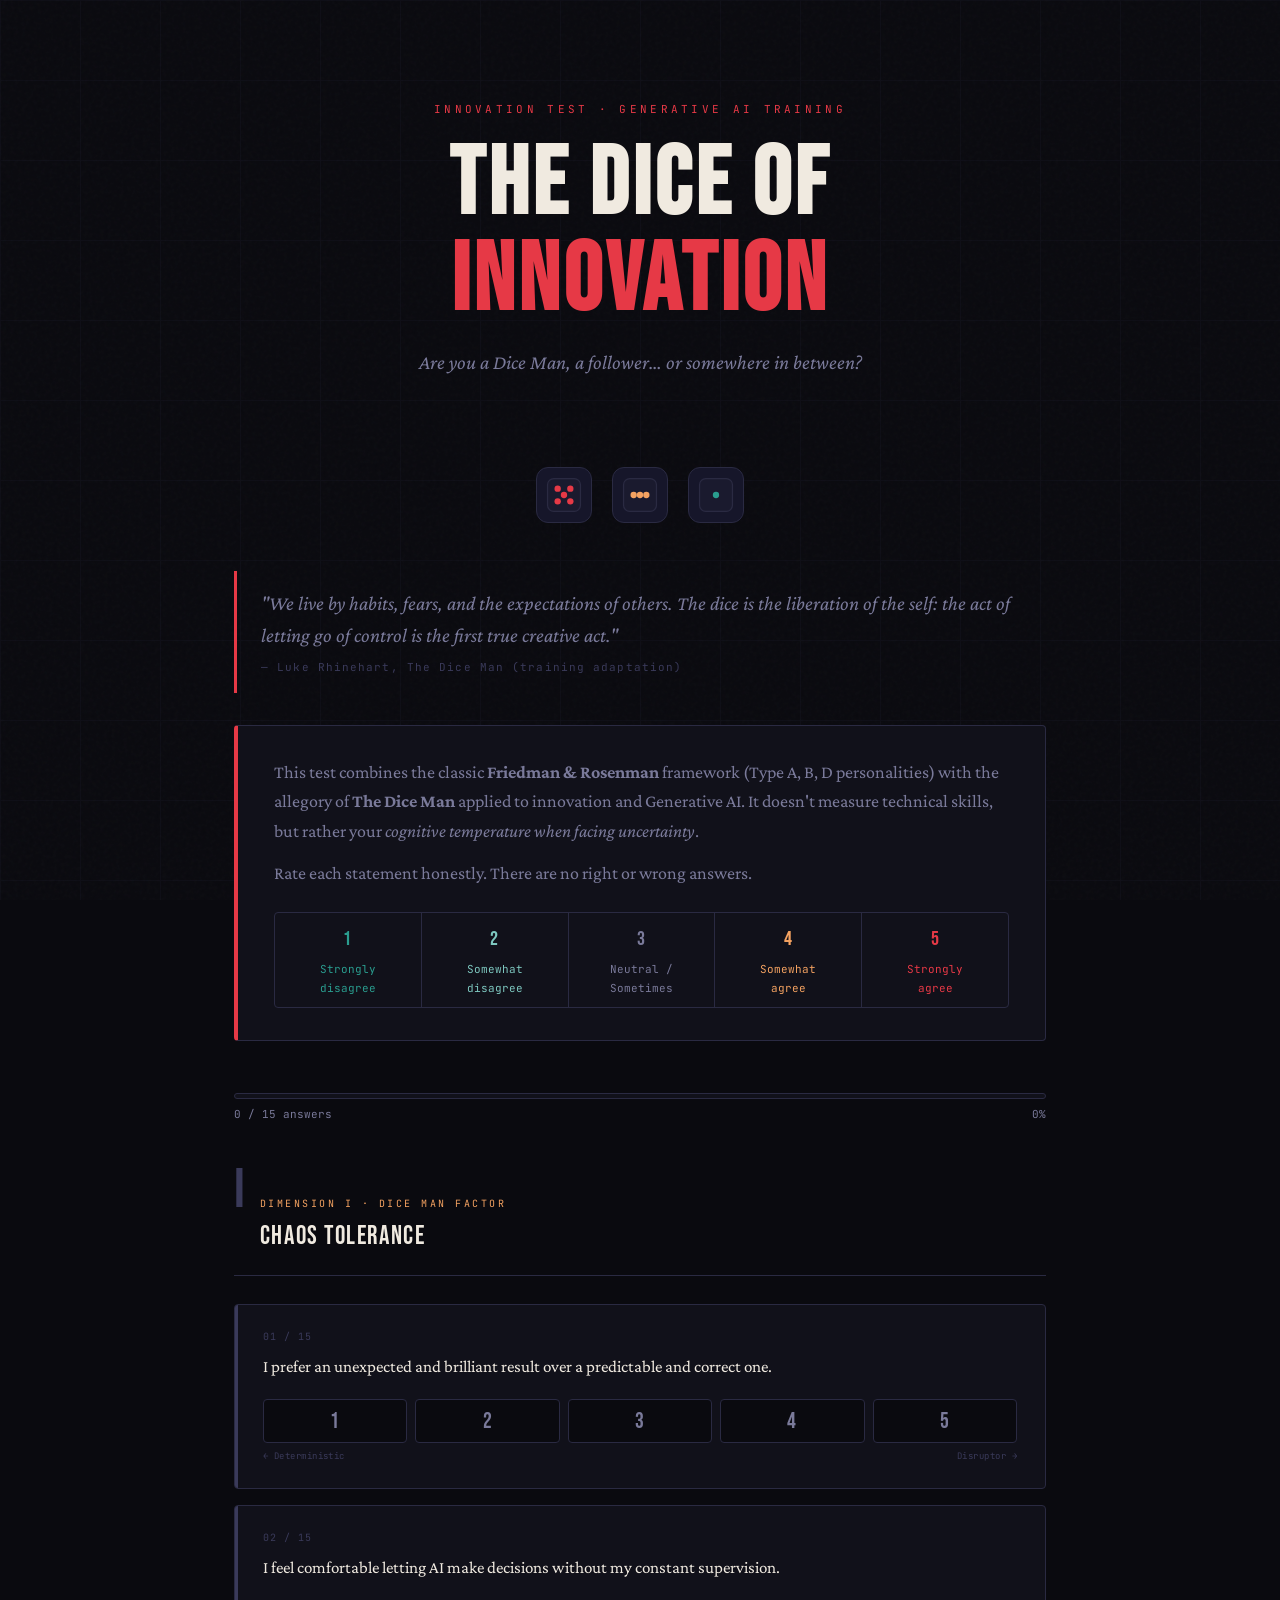
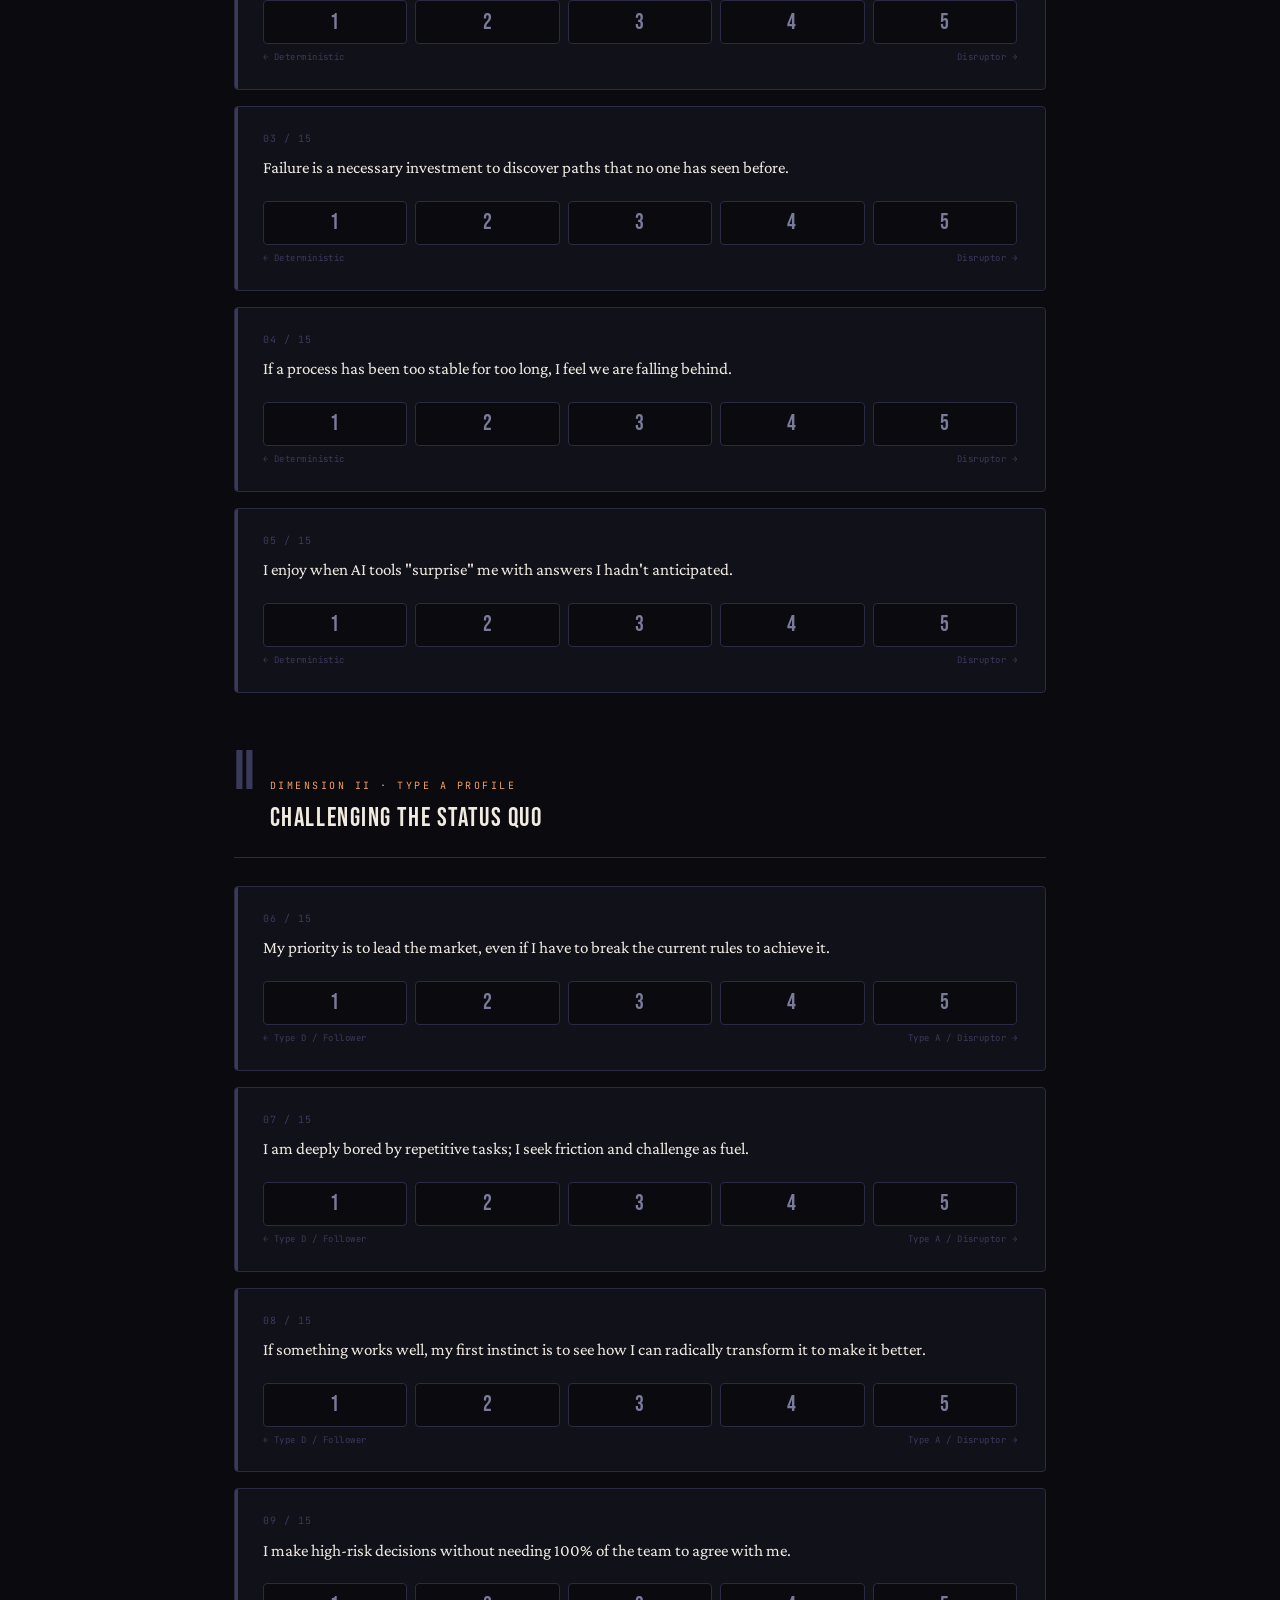
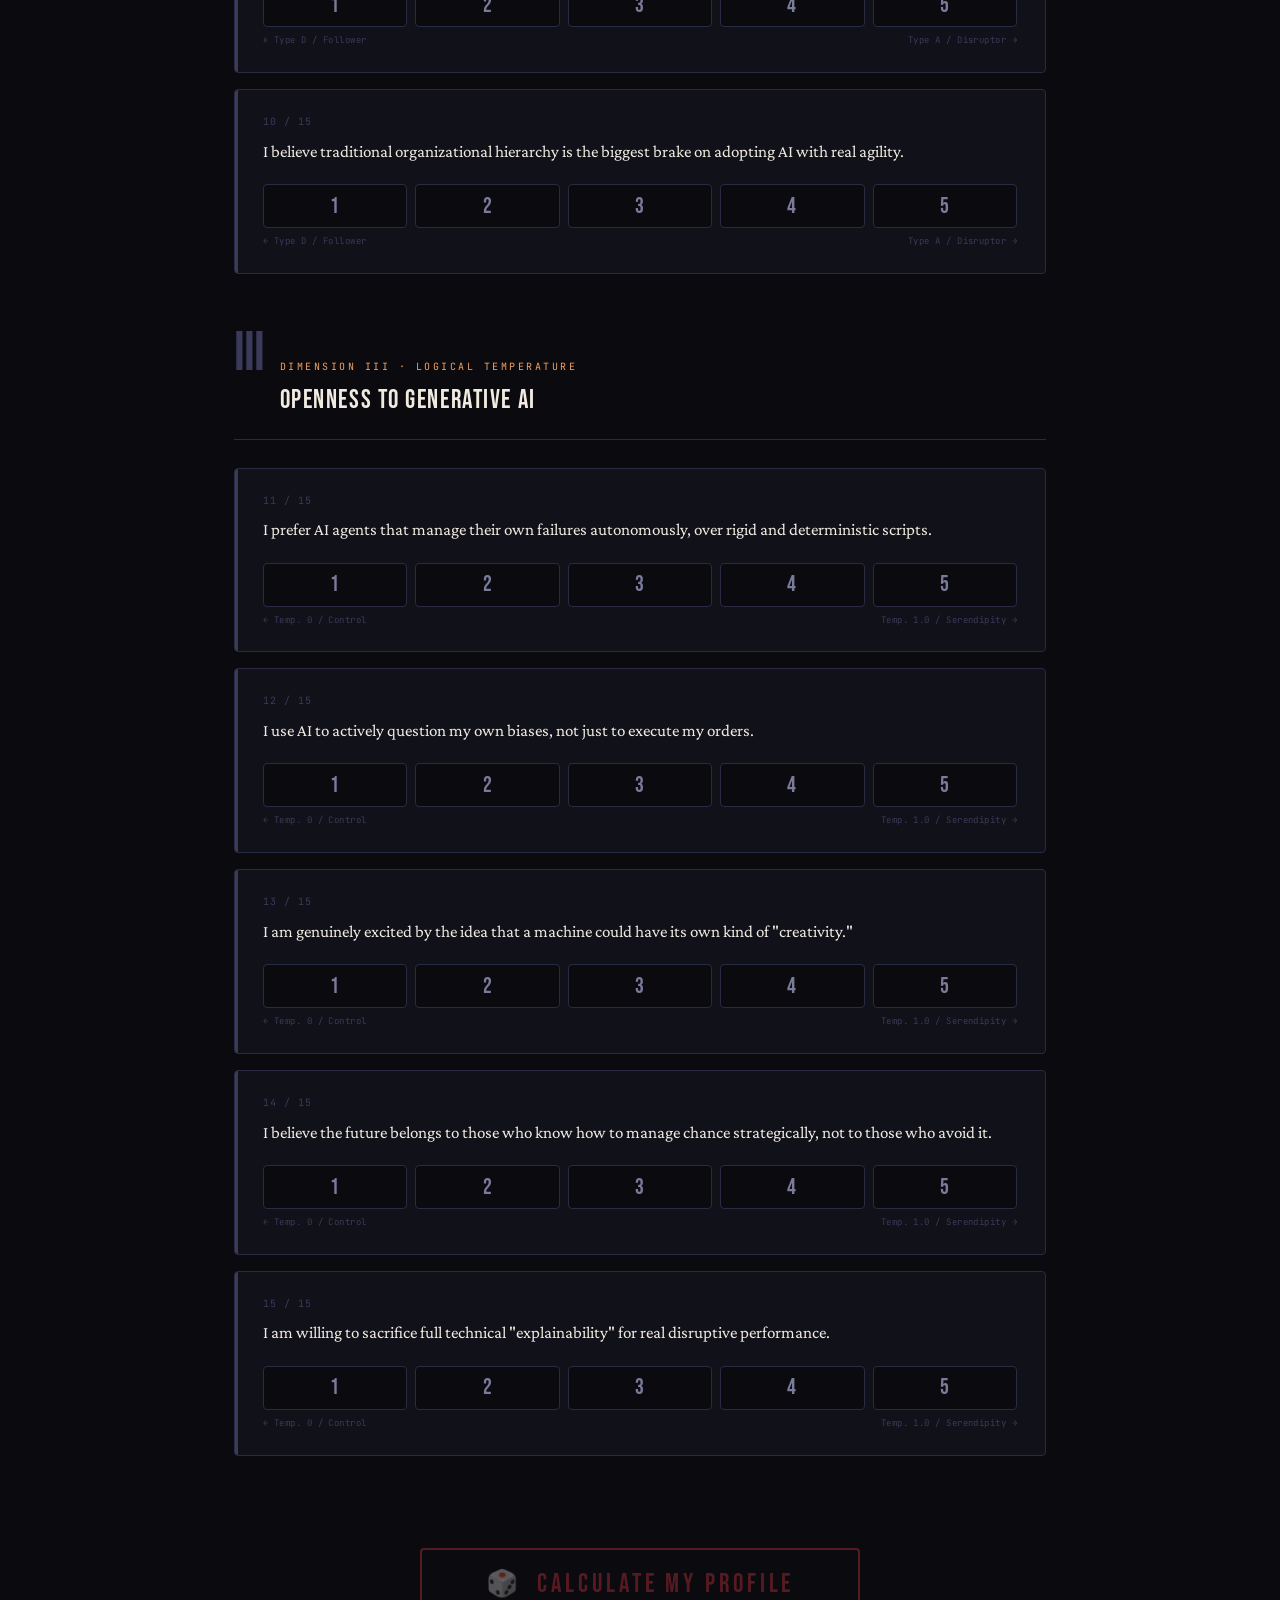
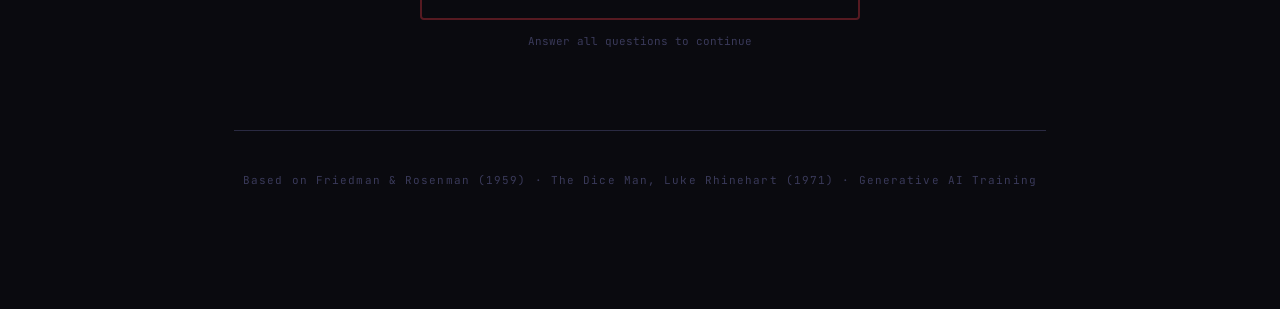
<file: dice-innovation-test-en.html>
<!DOCTYPE html>
<html lang="en">
<head>
<meta charset="UTF-8">
<meta name="viewport" content="width=device-width, initial-scale=1.0">
<title>🎲 The Dice of Innovation</title>
<link rel="preconnect" href="https://fonts.googleapis.com">
<link rel="preconnect" href="https://fonts.gstatic.com" crossorigin>
<link href="https://fonts.googleapis.com/css2?family=Bebas+Neue&family=Crimson+Pro:ital,wght@0,400;0,600;1,400&family=JetBrains+Mono:wght@400;700&display=swap" rel="stylesheet">
<style>
  :root {
    --bg-deep:       #0a0a0f;
    --bg-card:       #11111a;
    --bg-card2:      #16162a;
    --border:        #2a2a42;
    --accent-red:    #e63946;
    --accent-amber:  #f4a261;
    --accent-green:  #2a9d8f;
    --accent-gold:   #e9c46a;
    --text-primary:  #f0eae0;
    --text-muted:    #7a7a9a;
    --text-dim:      #3a3a5a;
    --dot:           #ffffff;
    --glow-red:      rgba(230,57,70,0.25);
    --glow-green:    rgba(42,157,143,0.25);
    --glow-amber:    rgba(244,162,97,0.25);
  }

  *, *::before, *::after { box-sizing: border-box; margin: 0; padding: 0; }

  html { scroll-behavior: smooth; }

  body {
    background: var(--bg-deep);
    color: var(--text-primary);
    font-family: 'Crimson Pro', Georgia, serif;
    font-size: 18px;
    line-height: 1.65;
    min-height: 100vh;
    overflow-x: hidden;
  }

  /* ── NOISE TEXTURE OVERLAY ── */
  body::before {
    content: '';
    position: fixed;
    inset: 0;
    background-image: url("data:image/svg+xml,%3Csvg viewBox='0 0 256 256' xmlns='http://www.w3.org/2000/svg'%3E%3Cfilter id='n'%3E%3CfeTurbulence type='fractalNoise' baseFrequency='0.9' numOctaves='4' stitchTiles='stitch'/%3E%3C/filter%3E%3Crect width='100%25' height='100%25' filter='url(%23n)' opacity='0.04'/%3E%3C/svg%3E");
    pointer-events: none;
    z-index: 0;
    opacity: 0.6;
  }

  /* ── GRID LINES ── */
  body::after {
    content: '';
    position: fixed;
    inset: 0;
    background-image:
      linear-gradient(var(--border) 1px, transparent 1px),
      linear-gradient(90deg, var(--border) 1px, transparent 1px);
    background-size: 80px 80px;
    opacity: 0.15;
    pointer-events: none;
    z-index: 0;
  }

  .container {
    position: relative;
    z-index: 1;
    max-width: 860px;
    margin: 0 auto;
    padding: 40px 24px 80px;
  }

  /* ── HEADER ── */
  .header {
    text-align: center;
    padding: 60px 0 48px;
    position: relative;
  }

  .header-eyebrow {
    font-family: 'JetBrains Mono', monospace;
    font-size: 11px;
    letter-spacing: 0.3em;
    text-transform: uppercase;
    color: var(--accent-red);
    margin-bottom: 20px;
    opacity: 0;
    animation: fadeUp 0.6s 0.1s forwards;
  }

  .header h1 {
    font-family: 'Bebas Neue', sans-serif;
    font-size: clamp(52px, 10vw, 96px);
    letter-spacing: 0.04em;
    line-height: 1;
    color: var(--text-primary);
    opacity: 0;
    animation: fadeUp 0.7s 0.2s forwards;
  }

  .header h1 span { color: var(--accent-red); }

  .header-subtitle {
    margin-top: 16px;
    font-size: 20px;
    font-style: italic;
    color: var(--text-muted);
    opacity: 0;
    animation: fadeUp 0.7s 0.35s forwards;
  }

  /* ── DICE CLUSTER ── */
  .dice-cluster {
    display: flex;
    justify-content: center;
    gap: 20px;
    margin: 40px 0 48px;
    opacity: 0;
    animation: fadeUp 0.7s 0.45s forwards;
  }

  .die {
    width: 56px;
    height: 56px;
    background: var(--bg-card2);
    border: 1.5px solid var(--border);
    border-radius: 12px;
    display: grid;
    place-items: center;
    position: relative;
    transition: transform 0.3s, border-color 0.3s, box-shadow 0.3s;
    cursor: default;
  }

  .die:hover {
    transform: rotate(-8deg) scale(1.15);
    border-color: var(--accent-red);
    box-shadow: 0 0 24px var(--glow-red);
  }

  .die svg { width: 38px; height: 38px; }

  /* Animated spin on load */
  .die:nth-child(1) { animation: spinIn 0.6s 0.5s both; }
  .die:nth-child(2) { animation: spinIn 0.6s 0.65s both; }
  .die:nth-child(3) { animation: spinIn 0.6s 0.8s both; }

  @keyframes spinIn {
    from { opacity: 0; transform: rotate(-180deg) scale(0.3); }
    to   { opacity: 1; transform: rotate(0deg) scale(1); }
  }

  /* ── INTRO CARD ── */
  .intro-card {
    background: var(--bg-card);
    border: 1px solid var(--border);
    border-left: 4px solid var(--accent-red);
    border-radius: 4px;
    padding: 32px 36px;
    margin-bottom: 52px;
    opacity: 0;
    animation: fadeUp 0.7s 0.9s forwards;
  }

  .intro-card p { color: var(--text-muted); margin-bottom: 12px; }
  .intro-card p:last-child { margin-bottom: 0; }

  .scale-legend {
    display: flex;
    gap: 0;
    margin-top: 24px;
    border: 1px solid var(--border);
    border-radius: 4px;
    overflow: hidden;
    font-family: 'JetBrains Mono', monospace;
    font-size: 11px;
  }

  .scale-item {
    flex: 1;
    padding: 10px 8px;
    text-align: center;
    border-right: 1px solid var(--border);
    transition: background 0.2s;
  }
  .scale-item:last-child { border-right: none; }

  .scale-item .num {
    display: block;
    font-size: 20px;
    font-family: 'Bebas Neue', sans-serif;
    letter-spacing: 0.05em;
    margin-bottom: 4px;
  }

  .scale-item:nth-child(1) { color: var(--accent-green); }
  .scale-item:nth-child(2) { color: #7ec8c0; }
  .scale-item:nth-child(3) { color: var(--text-muted); }
  .scale-item:nth-child(4) { color: var(--accent-amber); }
  .scale-item:nth-child(5) { color: var(--accent-red); }

  /* ── PROGRESS ── */
  .progress-container {
    position: sticky;
    top: 16px;
    z-index: 10;
    margin-bottom: 40px;
    opacity: 0;
    animation: fadeUp 0.5s 1s forwards;
  }

  .progress-bar-wrap {
    background: var(--bg-card);
    border: 1px solid var(--border);
    border-radius: 4px;
    height: 6px;
    overflow: hidden;
  }

  .progress-bar-fill {
    height: 100%;
    background: linear-gradient(90deg, var(--accent-green), var(--accent-amber), var(--accent-red));
    width: 0%;
    transition: width 0.5s cubic-bezier(0.4, 0, 0.2, 1);
    border-radius: 4px;
  }

  .progress-label {
    display: flex;
    justify-content: space-between;
    font-family: 'JetBrains Mono', monospace;
    font-size: 11px;
    color: var(--text-muted);
    margin-top: 6px;
  }

  /* ── DIMENSION SECTIONS ── */
  .dimension {
    margin-bottom: 52px;
    opacity: 0;
    transform: translateY(30px);
    transition: opacity 0.6s, transform 0.6s;
  }
  .dimension.visible { opacity: 1; transform: translateY(0); }

  .dimension-header {
    display: flex;
    align-items: baseline;
    gap: 16px;
    margin-bottom: 28px;
    padding-bottom: 16px;
    border-bottom: 1px solid var(--border);
  }

  .dimension-num {
    font-family: 'Bebas Neue', sans-serif;
    font-size: 56px;
    line-height: 1;
    color: var(--text-dim);
    letter-spacing: -0.02em;
    flex-shrink: 0;
  }

  .dimension-title-wrap { flex: 1; }

  .dimension-label {
    font-family: 'JetBrains Mono', monospace;
    font-size: 10px;
    letter-spacing: 0.25em;
    text-transform: uppercase;
    color: var(--accent-amber);
    margin-bottom: 4px;
  }

  .dimension-title {
    font-family: 'Bebas Neue', sans-serif;
    font-size: 26px;
    letter-spacing: 0.06em;
    color: var(--text-primary);
  }

  /* ── QUESTION ── */
  .question-card {
    background: var(--bg-card);
    border: 1px solid var(--border);
    border-radius: 4px;
    padding: 24px 28px;
    margin-bottom: 16px;
    transition: border-color 0.25s, background 0.25s;
    position: relative;
    overflow: hidden;
  }

  .question-card::before {
    content: '';
    position: absolute;
    left: 0; top: 0; bottom: 0;
    width: 3px;
    background: var(--text-dim);
    transition: background 0.3s;
  }

  .question-card.answered { background: #13131f; }
  .question-card.answered::before { background: var(--accent-red); }

  .question-text {
    font-size: 17px;
    color: var(--text-primary);
    margin-bottom: 20px;
    line-height: 1.5;
  }

  .question-num {
    font-family: 'JetBrains Mono', monospace;
    font-size: 10px;
    color: var(--text-dim);
    margin-bottom: 8px;
    letter-spacing: 0.1em;
  }

  /* ── RATING BUTTONS ── */
  .rating-group {
    display: flex;
    gap: 8px;
  }

  .rating-btn {
    flex: 1;
    height: 44px;
    background: var(--bg-deep);
    border: 1.5px solid var(--border);
    border-radius: 4px;
    color: var(--text-muted);
    font-family: 'Bebas Neue', sans-serif;
    font-size: 22px;
    letter-spacing: 0.05em;
    cursor: pointer;
    transition: all 0.18s;
    position: relative;
  }

  .rating-btn:hover {
    border-color: var(--accent-red);
    color: var(--accent-red);
    transform: translateY(-2px);
    box-shadow: 0 4px 16px var(--glow-red);
  }

  .rating-btn.active-1  { background: rgba(42,157,143,0.18); border-color: var(--accent-green); color: var(--accent-green); }
  .rating-btn.active-2  { background: rgba(42,157,143,0.10); border-color: #5ab8b0; color: #7ec8c0; }
  .rating-btn.active-3  { background: rgba(122,122,154,0.15); border-color: var(--text-muted); color: var(--text-primary); }
  .rating-btn.active-4  { background: rgba(244,162,97,0.15); border-color: var(--accent-amber); color: var(--accent-amber); }
  .rating-btn.active-5  { background: rgba(230,57,70,0.18); border-color: var(--accent-red); color: var(--accent-red); }

  .rating-labels {
    display: flex;
    justify-content: space-between;
    font-family: 'JetBrains Mono', monospace;
    font-size: 9px;
    color: var(--text-dim);
    margin-top: 6px;
    letter-spacing: 0.05em;
  }

  /* ── SUBMIT ── */
  .submit-section {
    text-align: center;
    padding: 40px 0 20px;
    opacity: 0;
    animation: fadeUp 0.6s 1.2s forwards;
  }

  .submit-btn {
    background: transparent;
    border: 2px solid var(--accent-red);
    color: var(--accent-red);
    font-family: 'Bebas Neue', sans-serif;
    font-size: 26px;
    letter-spacing: 0.15em;
    padding: 18px 64px;
    cursor: pointer;
    border-radius: 4px;
    position: relative;
    overflow: hidden;
    transition: all 0.3s;
  }

  .submit-btn::before {
    content: '';
    position: absolute;
    inset: 0;
    background: var(--accent-red);
    transform: scaleX(0);
    transform-origin: left;
    transition: transform 0.35s cubic-bezier(0.4, 0, 0.2, 1);
    z-index: -1;
  }

  .submit-btn:hover { color: #0a0a0f; box-shadow: 0 0 40px var(--glow-red); }
  .submit-btn:hover::before { transform: scaleX(1); }

  .submit-btn:disabled { opacity: 0.35; cursor: not-allowed; }
  .submit-btn:disabled:hover { color: var(--accent-red); box-shadow: none; }
  .submit-btn:disabled:hover::before { transform: scaleX(0); }

  .submit-hint {
    margin-top: 12px;
    font-family: 'JetBrains Mono', monospace;
    font-size: 11px;
    color: var(--text-dim);
  }

  /* ── RESULTS ── */
  #results {
    display: none;
    opacity: 0;
    transition: opacity 0.7s;
    margin-top: 60px;
  }

  #results.visible { display: block; opacity: 1; }

  .result-header {
    text-align: center;
    margin-bottom: 48px;
  }

  .result-header h2 {
    font-family: 'Bebas Neue', sans-serif;
    font-size: clamp(40px, 8vw, 72px);
    letter-spacing: 0.04em;
    line-height: 1.05;
  }

  .result-header .score-display {
    display: inline-block;
    font-family: 'JetBrains Mono', monospace;
    font-size: 72px;
    font-weight: 700;
    line-height: 1;
    margin: 16px 0 8px;
  }

  .result-header .score-max {
    font-size: 24px;
    color: var(--text-muted);
    font-weight: 400;
  }

  .result-profile-badge {
    display: inline-flex;
    align-items: center;
    gap: 12px;
    padding: 10px 24px;
    border: 1.5px solid currentColor;
    border-radius: 40px;
    font-family: 'JetBrains Mono', monospace;
    font-size: 13px;
    letter-spacing: 0.1em;
    text-transform: uppercase;
    margin-top: 16px;
  }

  /* ── SCORE GAUGE ── */
  .gauge-wrap {
    position: relative;
    max-width: 360px;
    margin: 32px auto;
  }

  .gauge-wrap svg { width: 100%; }

  /* ── RESULT CARDS ── */
  .result-card {
    background: var(--bg-card);
    border: 1px solid var(--border);
    border-radius: 4px;
    padding: 36px;
    margin-bottom: 24px;
    position: relative;
    overflow: hidden;
  }

  .result-card::after {
    content: '';
    position: absolute;
    top: 0; right: 0;
    width: 120px; height: 120px;
    border-radius: 50%;
    filter: blur(60px);
    pointer-events: none;
  }

  .result-card.archetype::after { background: var(--glow-red); }
  .result-card.config::after { background: var(--glow-amber); }

  .result-card-label {
    font-family: 'JetBrains Mono', monospace;
    font-size: 10px;
    letter-spacing: 0.25em;
    text-transform: uppercase;
    color: var(--text-muted);
    margin-bottom: 10px;
  }

  .result-card h3 {
    font-family: 'Bebas Neue', sans-serif;
    font-size: 28px;
    letter-spacing: 0.06em;
    margin-bottom: 12px;
  }

  .result-card p { color: var(--text-muted); font-size: 16px; line-height: 1.7; }
  .result-card strong { color: var(--text-primary); }

  /* ── DIMENSION BREAKDOWN ── */
  .breakdown {
    background: var(--bg-card);
    border: 1px solid var(--border);
    border-radius: 4px;
    padding: 32px;
    margin-bottom: 24px;
  }

  .breakdown h3 {
    font-family: 'Bebas Neue', sans-serif;
    font-size: 22px;
    letter-spacing: 0.08em;
    margin-bottom: 24px;
    color: var(--text-muted);
  }

  .dim-bar-row {
    margin-bottom: 20px;
  }

  .dim-bar-meta {
    display: flex;
    justify-content: space-between;
    margin-bottom: 6px;
    font-size: 15px;
  }

  .dim-bar-name { font-style: italic; }

  .dim-bar-score {
    font-family: 'JetBrains Mono', monospace;
    font-size: 13px;
    color: var(--text-muted);
  }

  .dim-bar-track {
    height: 8px;
    background: var(--bg-deep);
    border: 1px solid var(--border);
    border-radius: 4px;
    overflow: hidden;
  }

  .dim-bar-fill {
    height: 100%;
    border-radius: 4px;
    width: 0%;
    transition: width 1.2s cubic-bezier(0.4, 0, 0.2, 1);
  }

  /* ── ARCHETYPE SPECTRUM ── */
  .spectrum {
    display: flex;
    gap: 12px;
    margin-bottom: 24px;
  }

  .spectrum-item {
    flex: 1;
    border: 1px solid var(--border);
    border-radius: 4px;
    padding: 20px 16px;
    text-align: center;
    transition: all 0.3s;
    opacity: 0.4;
  }
  .spectrum-item.active {
    opacity: 1;
    box-shadow: 0 0 32px currentColor;
  }

  .spectrum-item .sp-type {
    font-family: 'Bebas Neue', sans-serif;
    font-size: 32px;
    letter-spacing: 0.04em;
    margin-bottom: 4px;
  }

  .spectrum-item .sp-name {
    font-family: 'JetBrains Mono', monospace;
    font-size: 10px;
    letter-spacing: 0.1em;
    text-transform: uppercase;
    margin-bottom: 8px;
    color: var(--text-muted);
  }

  .spectrum-item p { font-size: 13px; color: var(--text-dim); line-height: 1.45; }

  .spectrum-follower { color: var(--accent-green); border-color: var(--accent-green); }
  .spectrum-social   { color: var(--accent-amber); border-color: var(--accent-amber); }
  .spectrum-disruptor { color: var(--accent-red); border-color: var(--accent-red); }

  /* ── RETRY ── */
  .retry-section { text-align: center; padding: 32px 0 0; }

  .retry-btn {
    background: transparent;
    border: 1px solid var(--border);
    color: var(--text-muted);
    font-family: 'JetBrains Mono', monospace;
    font-size: 13px;
    padding: 12px 32px;
    cursor: pointer;
    border-radius: 4px;
    letter-spacing: 0.1em;
    transition: all 0.2s;
  }

  .retry-btn:hover { border-color: var(--text-muted); color: var(--text-primary); }

  /* ── QUOTE ── */
  .dice-quote {
    border-left: 3px solid var(--accent-red);
    padding: 16px 24px;
    margin: 32px 0;
    font-style: italic;
    font-size: 20px;
    color: var(--text-muted);
    line-height: 1.6;
  }

  .dice-quote cite {
    display: block;
    font-family: 'JetBrains Mono', monospace;
    font-size: 11px;
    font-style: normal;
    letter-spacing: 0.1em;
    color: var(--text-dim);
    margin-top: 8px;
  }

  /* ── FOOTER ── */
  .footer {
    text-align: center;
    padding: 40px 0;
    font-family: 'JetBrains Mono', monospace;
    font-size: 11px;
    color: var(--text-dim);
    letter-spacing: 0.1em;
    border-top: 1px solid var(--border);
    margin-top: 60px;
  }

  /* ── ANIMATIONS ── */
  @keyframes fadeUp {
    from { opacity: 0; transform: translateY(20px); }
    to   { opacity: 1; transform: translateY(0); }
  }

  @keyframes roll {
    0%   { transform: rotate(0deg); }
    20%  { transform: rotate(45deg) scale(0.9); }
    40%  { transform: rotate(-30deg) scale(1.05); }
    60%  { transform: rotate(20deg) scale(0.95); }
    80%  { transform: rotate(-10deg) scale(1.02); }
    100% { transform: rotate(0deg) scale(1); }
  }

  .rolling { animation: roll 0.6s ease-in-out; }

  /* ── TEMP CONFIG TAG ── */
  .temp-tag {
    display: inline-flex;
    align-items: center;
    gap: 8px;
    background: rgba(233,196,106,0.1);
    border: 1px solid var(--accent-gold);
    border-radius: 4px;
    padding: 6px 14px;
    font-family: 'JetBrains Mono', monospace;
    font-size: 13px;
    color: var(--accent-gold);
    margin-top: 12px;
  }

  .temp-dot {
    width: 8px; height: 8px;
    border-radius: 50%;
    background: var(--accent-gold);
    animation: pulse 2s infinite;
  }

  @keyframes pulse {
    0%, 100% { opacity: 1; transform: scale(1); }
    50%       { opacity: 0.5; transform: scale(0.7); }
  }

  /* ── RESPONSIVE ── */
  @media (max-width: 600px) {
    .spectrum { flex-direction: column; }
    .scale-legend { flex-wrap: wrap; }
    .scale-item { min-width: 40%; }
    .rating-btn { height: 48px; }
  }
</style>
</head>
<body>

<div class="container">

  <!-- HEADER -->
  <header class="header">
    <div class="header-eyebrow">Innovation Test · Generative AI Training</div>
    <h1>The Dice of<br><span>Innovation</span></h1>
    <p class="header-subtitle">Are you a Dice Man, a follower… or somewhere in between?</p>
  </header>

  <!-- DICE CLUSTER -->
  <div class="dice-cluster">
    <!-- Die 1 -->
    <div class="die" id="die1" title="Roll the dice">
      <svg viewBox="0 0 60 60" fill="none" xmlns="http://www.w3.org/2000/svg">
        <rect x="4" y="4" width="52" height="52" rx="10" fill="#1a1a2e" stroke="#2a2a42" stroke-width="2"/>
        <circle cx="20" cy="20" r="5" fill="#e63946"/>
        <circle cx="40" cy="40" r="5" fill="#e63946"/>
        <circle cx="40" cy="20" r="5" fill="#e63946"/>
        <circle cx="20" cy="40" r="5" fill="#e63946"/>
        <circle cx="30" cy="30" r="5" fill="#e63946"/>
      </svg>
    </div>
    <!-- Die 2 -->
    <div class="die" id="die2" title="Roll the dice">
      <svg viewBox="0 0 60 60" fill="none" xmlns="http://www.w3.org/2000/svg">
        <rect x="4" y="4" width="52" height="52" rx="10" fill="#1a1a2e" stroke="#2a2a42" stroke-width="2"/>
        <circle cx="20" cy="30" r="5" fill="#f4a261"/>
        <circle cx="40" cy="30" r="5" fill="#f4a261"/>
        <circle cx="30" cy="30" r="5" fill="#f4a261"/>
      </svg>
    </div>
    <!-- Die 3 -->
    <div class="die" id="die3" title="Roll the dice">
      <svg viewBox="0 0 60 60" fill="none" xmlns="http://www.w3.org/2000/svg">
        <rect x="4" y="4" width="52" height="52" rx="10" fill="#1a1a2e" stroke="#2a2a42" stroke-width="2"/>
        <circle cx="30" cy="30" r="5" fill="#2a9d8f"/>
      </svg>
    </div>
  </div>

  <!-- QUOTE -->
  <blockquote class="dice-quote">
    "We live by habits, fears, and the expectations of others. The dice is the liberation of the self: the act of letting go of control is the first true creative act."
    <cite>— Luke Rhinehart, The Dice Man (training adaptation)</cite>
  </blockquote>

  <!-- INTRO CARD -->
  <div class="intro-card">
    <p>This test combines the classic <strong>Friedman &amp; Rosenman</strong> framework (Type A, B, D personalities) with the allegory of <strong>The Dice Man</strong> applied to innovation and Generative AI. It doesn't measure technical skills, but rather your <em>cognitive temperature when facing uncertainty</em>.</p>
    <p>Rate each statement honestly. There are no right or wrong answers.</p>

    <div class="scale-legend">
      <div class="scale-item">
        <span class="num">1</span>
        Strongly<br>disagree
      </div>
      <div class="scale-item">
        <span class="num">2</span>
        Somewhat<br>disagree
      </div>
      <div class="scale-item">
        <span class="num">3</span>
        Neutral /<br>Sometimes
      </div>
      <div class="scale-item">
        <span class="num">4</span>
        Somewhat<br>agree
      </div>
      <div class="scale-item">
        <span class="num">5</span>
        Strongly<br>agree
      </div>
    </div>
  </div>

  <!-- PROGRESS -->
  <div class="progress-container">
    <div class="progress-bar-wrap">
      <div class="progress-bar-fill" id="progressFill"></div>
    </div>
    <div class="progress-label">
      <span id="progressText">0 / 15 answers</span>
      <span id="progressPct">0%</span>
    </div>
  </div>

  <!-- TEST FORM -->
  <div id="testForm">

    <!-- DIMENSION I -->
    <section class="dimension" data-dim="0">
      <div class="dimension-header">
        <div class="dimension-num">I</div>
        <div class="dimension-title-wrap">
          <div class="dimension-label">Dimension I · Dice Man Factor</div>
          <div class="dimension-title">Chaos Tolerance</div>
        </div>
      </div>

      <div class="question-card" data-q="0">
        <div class="question-num">01 / 15</div>
        <p class="question-text">I prefer an unexpected and brilliant result over a predictable and correct one.</p>
        <div class="rating-group">
          <button class="rating-btn" data-v="1">1</button>
          <button class="rating-btn" data-v="2">2</button>
          <button class="rating-btn" data-v="3">3</button>
          <button class="rating-btn" data-v="4">4</button>
          <button class="rating-btn" data-v="5">5</button>
        </div>
        <div class="rating-labels"><span>← Deterministic</span><span>Disruptor →</span></div>
      </div>

      <div class="question-card" data-q="1">
        <div class="question-num">02 / 15</div>
        <p class="question-text">I feel comfortable letting AI make decisions without my constant supervision.</p>
        <div class="rating-group">
          <button class="rating-btn" data-v="1">1</button>
          <button class="rating-btn" data-v="2">2</button>
          <button class="rating-btn" data-v="3">3</button>
          <button class="rating-btn" data-v="4">4</button>
          <button class="rating-btn" data-v="5">5</button>
        </div>
        <div class="rating-labels"><span>← Deterministic</span><span>Disruptor →</span></div>
      </div>

      <div class="question-card" data-q="2">
        <div class="question-num">03 / 15</div>
        <p class="question-text">Failure is a necessary investment to discover paths that no one has seen before.</p>
        <div class="rating-group">
          <button class="rating-btn" data-v="1">1</button>
          <button class="rating-btn" data-v="2">2</button>
          <button class="rating-btn" data-v="3">3</button>
          <button class="rating-btn" data-v="4">4</button>
          <button class="rating-btn" data-v="5">5</button>
        </div>
        <div class="rating-labels"><span>← Deterministic</span><span>Disruptor →</span></div>
      </div>

      <div class="question-card" data-q="3">
        <div class="question-num">04 / 15</div>
        <p class="question-text">If a process has been too stable for too long, I feel we are falling behind.</p>
        <div class="rating-group">
          <button class="rating-btn" data-v="1">1</button>
          <button class="rating-btn" data-v="2">2</button>
          <button class="rating-btn" data-v="3">3</button>
          <button class="rating-btn" data-v="4">4</button>
          <button class="rating-btn" data-v="5">5</button>
        </div>
        <div class="rating-labels"><span>← Deterministic</span><span>Disruptor →</span></div>
      </div>

      <div class="question-card" data-q="4">
        <div class="question-num">05 / 15</div>
        <p class="question-text">I enjoy when AI tools "surprise" me with answers I hadn't anticipated.</p>
        <div class="rating-group">
          <button class="rating-btn" data-v="1">1</button>
          <button class="rating-btn" data-v="2">2</button>
          <button class="rating-btn" data-v="3">3</button>
          <button class="rating-btn" data-v="4">4</button>
          <button class="rating-btn" data-v="5">5</button>
        </div>
        <div class="rating-labels"><span>← Deterministic</span><span>Disruptor →</span></div>
      </div>
    </section>

    <!-- DIMENSION II -->
    <section class="dimension" data-dim="1">
      <div class="dimension-header">
        <div class="dimension-num">II</div>
        <div class="dimension-title-wrap">
          <div class="dimension-label">Dimension II · Type A Profile</div>
          <div class="dimension-title">Challenging the Status Quo</div>
        </div>
      </div>

      <div class="question-card" data-q="5">
        <div class="question-num">06 / 15</div>
        <p class="question-text">My priority is to lead the market, even if I have to break the current rules to achieve it.</p>
        <div class="rating-group">
          <button class="rating-btn" data-v="1">1</button>
          <button class="rating-btn" data-v="2">2</button>
          <button class="rating-btn" data-v="3">3</button>
          <button class="rating-btn" data-v="4">4</button>
          <button class="rating-btn" data-v="5">5</button>
        </div>
        <div class="rating-labels"><span>← Type D / Follower</span><span>Type A / Disruptor →</span></div>
      </div>

      <div class="question-card" data-q="6">
        <div class="question-num">07 / 15</div>
        <p class="question-text">I am deeply bored by repetitive tasks; I seek friction and challenge as fuel.</p>
        <div class="rating-group">
          <button class="rating-btn" data-v="1">1</button>
          <button class="rating-btn" data-v="2">2</button>
          <button class="rating-btn" data-v="3">3</button>
          <button class="rating-btn" data-v="4">4</button>
          <button class="rating-btn" data-v="5">5</button>
        </div>
        <div class="rating-labels"><span>← Type D / Follower</span><span>Type A / Disruptor →</span></div>
      </div>

      <div class="question-card" data-q="7">
        <div class="question-num">08 / 15</div>
        <p class="question-text">If something works well, my first instinct is to see how I can radically transform it to make it better.</p>
        <div class="rating-group">
          <button class="rating-btn" data-v="1">1</button>
          <button class="rating-btn" data-v="2">2</button>
          <button class="rating-btn" data-v="3">3</button>
          <button class="rating-btn" data-v="4">4</button>
          <button class="rating-btn" data-v="5">5</button>
        </div>
        <div class="rating-labels"><span>← Type D / Follower</span><span>Type A / Disruptor →</span></div>
      </div>

      <div class="question-card" data-q="8">
        <div class="question-num">09 / 15</div>
        <p class="question-text">I make high-risk decisions without needing 100% of the team to agree with me.</p>
        <div class="rating-group">
          <button class="rating-btn" data-v="1">1</button>
          <button class="rating-btn" data-v="2">2</button>
          <button class="rating-btn" data-v="3">3</button>
          <button class="rating-btn" data-v="4">4</button>
          <button class="rating-btn" data-v="5">5</button>
        </div>
        <div class="rating-labels"><span>← Type D / Follower</span><span>Type A / Disruptor →</span></div>
      </div>

      <div class="question-card" data-q="9">
        <div class="question-num">10 / 15</div>
        <p class="question-text">I believe traditional organizational hierarchy is the biggest brake on adopting AI with real agility.</p>
        <div class="rating-group">
          <button class="rating-btn" data-v="1">1</button>
          <button class="rating-btn" data-v="2">2</button>
          <button class="rating-btn" data-v="3">3</button>
          <button class="rating-btn" data-v="4">4</button>
          <button class="rating-btn" data-v="5">5</button>
        </div>
        <div class="rating-labels"><span>← Type D / Follower</span><span>Type A / Disruptor →</span></div>
      </div>
    </section>

    <!-- DIMENSION III -->
    <section class="dimension" data-dim="2">
      <div class="dimension-header">
        <div class="dimension-num">III</div>
        <div class="dimension-title-wrap">
          <div class="dimension-label">Dimension III · Logical Temperature</div>
          <div class="dimension-title">Openness to Generative AI</div>
        </div>
      </div>

      <div class="question-card" data-q="10">
        <div class="question-num">11 / 15</div>
        <p class="question-text">I prefer AI agents that manage their own failures autonomously, over rigid and deterministic scripts.</p>
        <div class="rating-group">
          <button class="rating-btn" data-v="1">1</button>
          <button class="rating-btn" data-v="2">2</button>
          <button class="rating-btn" data-v="3">3</button>
          <button class="rating-btn" data-v="4">4</button>
          <button class="rating-btn" data-v="5">5</button>
        </div>
        <div class="rating-labels"><span>← Temp. 0 / Control</span><span>Temp. 1.0 / Serendipity →</span></div>
      </div>

      <div class="question-card" data-q="11">
        <div class="question-num">12 / 15</div>
        <p class="question-text">I use AI to actively question my own biases, not just to execute my orders.</p>
        <div class="rating-group">
          <button class="rating-btn" data-v="1">1</button>
          <button class="rating-btn" data-v="2">2</button>
          <button class="rating-btn" data-v="3">3</button>
          <button class="rating-btn" data-v="4">4</button>
          <button class="rating-btn" data-v="5">5</button>
        </div>
        <div class="rating-labels"><span>← Temp. 0 / Control</span><span>Temp. 1.0 / Serendipity →</span></div>
      </div>

      <div class="question-card" data-q="12">
        <div class="question-num">13 / 15</div>
        <p class="question-text">I am genuinely excited by the idea that a machine could have its own kind of "creativity."</p>
        <div class="rating-group">
          <button class="rating-btn" data-v="1">1</button>
          <button class="rating-btn" data-v="2">2</button>
          <button class="rating-btn" data-v="3">3</button>
          <button class="rating-btn" data-v="4">4</button>
          <button class="rating-btn" data-v="5">5</button>
        </div>
        <div class="rating-labels"><span>← Temp. 0 / Control</span><span>Temp. 1.0 / Serendipity →</span></div>
      </div>

      <div class="question-card" data-q="13">
        <div class="question-num">14 / 15</div>
        <p class="question-text">I believe the future belongs to those who know how to manage chance strategically, not to those who avoid it.</p>
        <div class="rating-group">
          <button class="rating-btn" data-v="1">1</button>
          <button class="rating-btn" data-v="2">2</button>
          <button class="rating-btn" data-v="3">3</button>
          <button class="rating-btn" data-v="4">4</button>
          <button class="rating-btn" data-v="5">5</button>
        </div>
        <div class="rating-labels"><span>← Temp. 0 / Control</span><span>Temp. 1.0 / Serendipity →</span></div>
      </div>

      <div class="question-card" data-q="14">
        <div class="question-num">15 / 15</div>
        <p class="question-text">I am willing to sacrifice full technical "explainability" for real disruptive performance.</p>
        <div class="rating-group">
          <button class="rating-btn" data-v="1">1</button>
          <button class="rating-btn" data-v="2">2</button>
          <button class="rating-btn" data-v="3">3</button>
          <button class="rating-btn" data-v="4">4</button>
          <button class="rating-btn" data-v="5">5</button>
        </div>
        <div class="rating-labels"><span>← Temp. 0 / Control</span><span>Temp. 1.0 / Serendipity →</span></div>
      </div>
    </section>

    <!-- SUBMIT -->
    <div class="submit-section">
      <button class="submit-btn" id="submitBtn" disabled onclick="showResults()">
        🎲 &nbsp;Calculate my Profile
      </button>
      <p class="submit-hint" id="submitHint">Answer all questions to continue</p>
    </div>

  </div><!-- /testForm -->

  <!-- ════════════════════════════════════════ RESULTS ════════════════════════════════════════ -->
  <div id="results">

    <div class="result-header">
      <div class="header-eyebrow" style="opacity:1;">Your Result</div>
      <h2 id="resultTitle">—</h2>
      <div>
        <span class="score-display" id="scoreValue">—</span>
        <span class="score-max">/ 75</span>
      </div>
      <div>
        <span class="result-profile-badge" id="profileBadge">
          <span>●</span>
          <span id="profileBadgeText">—</span>
        </span>
      </div>
      <div style="margin-top:16px;">
        <span class="temp-tag">
          <span class="temp-dot"></span>
          <span id="tempConfig">—</span>
        </span>
      </div>
    </div>

    <!-- SPECTRUM -->
    <div class="spectrum">
      <div class="spectrum-item spectrum-follower" id="sp-follower">
        <div class="sp-type">D</div>
        <div class="sp-name">Pure Follower</div>
        <p>The psychiatrist before the dice. Precision, control, deterministic ETL.</p>
      </div>
      <div class="spectrum-item spectrum-social" id="sp-social">
        <div class="sp-type">B</div>
        <div class="sp-name">Social Innovator</div>
        <p>Rolls the dice, but only with safe options. AI assisted with supervision.</p>
      </div>
      <div class="spectrum-item spectrum-disruptor" id="sp-disruptor">
        <div class="sp-type">A</div>
        <div class="sp-name">Radical Disruptor</div>
        <p>Luke Rhinehart. Autonomous agents. Innovation through serendipity and controlled chaos.</p>
      </div>
    </div>

    <!-- ARCHETYPE CARD -->
    <div class="result-card archetype">
      <div class="result-card-label">Archetype · The Dice Man</div>
      <h3 id="archetypeTitle">—</h3>
      <p id="archetypeDesc">—</p>
    </div>

    <!-- CONFIG CARD -->
    <div class="result-card config">
      <div class="result-card-label">Recommended AI Configuration</div>
      <h3 id="configTitle">—</h3>
      <p id="configDesc">—</p>
    </div>

    <!-- DIMENSION BREAKDOWN -->
    <div class="breakdown">
      <h3>Breakdown by Dimension</h3>

      <div class="dim-bar-row">
        <div class="dim-bar-meta">
          <span class="dim-bar-name">I · Chaos Tolerance</span>
          <span class="dim-bar-score" id="score-d1">—/25</span>
        </div>
        <div class="dim-bar-track">
          <div class="dim-bar-fill" id="bar-d1" style="background: linear-gradient(90deg, #2a9d8f, #e63946);"></div>
        </div>
      </div>

      <div class="dim-bar-row">
        <div class="dim-bar-meta">
          <span class="dim-bar-name">II · Challenging the Status Quo</span>
          <span class="dim-bar-score" id="score-d2">—/25</span>
        </div>
        <div class="dim-bar-track">
          <div class="dim-bar-fill" id="bar-d2" style="background: linear-gradient(90deg, #2a9d8f, #e63946);"></div>
        </div>
      </div>

      <div class="dim-bar-row">
        <div class="dim-bar-meta">
          <span class="dim-bar-name">III · Openness to Generative AI</span>
          <span class="dim-bar-score" id="score-d3">—/25</span>
        </div>
        <div class="dim-bar-track">
          <div class="dim-bar-fill" id="bar-d3" style="background: linear-gradient(90deg, #2a9d8f, #e63946);"></div>
        </div>
      </div>
    </div>

    <!-- RETRY -->
    <div class="retry-section">
      <button class="retry-btn" onclick="resetTest()">↺ &nbsp;Start over</button>
    </div>

  </div><!-- /results -->

  <footer class="footer">
    Based on Friedman &amp; Rosenman (1959) · The Dice Man, Luke Rhinehart (1971) · Generative AI Training
  </footer>

</div><!-- /container -->

<script>
  // ────────────────────────────────────────────────────────────────
  //  STATE
  // ────────────────────────────────────────────────────────────────
  const answers = new Array(15).fill(null);

  // ────────────────────────────────────────────────────────────────
  //  SCROLL REVEAL
  // ────────────────────────────────────────────────────────────────
  const observer = new IntersectionObserver((entries) => {
    entries.forEach(e => {
      if (e.isIntersecting) {
        e.target.classList.add('visible');
        observer.unobserve(e.target);
      }
    });
  }, { threshold: 0.08 });

  document.querySelectorAll('.dimension').forEach(d => observer.observe(d));

  // ────────────────────────────────────────────────────────────────
  //  DICE ANIMATION
  // ────────────────────────────────────────────────────────────────
  document.querySelectorAll('.die').forEach(die => {
    die.addEventListener('click', () => {
      die.classList.remove('rolling');
      void die.offsetWidth; // reflow
      die.classList.add('rolling');
      setTimeout(() => die.classList.remove('rolling'), 700);
    });
  });

  // ────────────────────────────────────────────────────────────────
  //  RATING BUTTONS
  // ────────────────────────────────────────────────────────────────
  document.querySelectorAll('.question-card').forEach(card => {
    const qIdx = parseInt(card.dataset.q);
    const btns  = card.querySelectorAll('.rating-btn');

    btns.forEach(btn => {
      btn.addEventListener('click', () => {
        const val = parseInt(btn.dataset.v);
        answers[qIdx] = val;

        // Visual feedback
        btns.forEach(b => {
          b.className = 'rating-btn';
        });
        btn.classList.add(`active-${val}`);
        card.classList.add('answered');

        updateProgress();
        checkReady();
      });
    });
  });

  // ────────────────────────────────────────────────────────────────
  //  PROGRESS
  // ────────────────────────────────────────────────────────────────
  function updateProgress() {
    const done = answers.filter(a => a !== null).length;
    const pct  = Math.round((done / 15) * 100);
    document.getElementById('progressFill').style.width = pct + '%';
    document.getElementById('progressText').textContent  = `${done} / 15 answers`;
    document.getElementById('progressPct').textContent   = `${pct}%`;
  }

  function checkReady() {
    const ready = answers.every(a => a !== null);
    const btn   = document.getElementById('submitBtn');
    const hint  = document.getElementById('submitHint');
    btn.disabled = !ready;
    if (ready) {
      hint.textContent = 'Done! Click to discover your profile 🎲';
      hint.style.color = 'var(--accent-amber)';
    }
  }

  // ────────────────────────────────────────────────────────────────
  //  PROFILES
  // ────────────────────────────────────────────────────────────────
  const profiles = [
    {
      min: 15, max: 35,
      name: 'Pure Follower',
      type: 'Type D',
      title: '🧠 The Psychiatrist before the Dice',
      badge: 'Type D · Pure Follower',
      color: '#2a9d8f',
      archetypeDesc: `You are Dr. Voss before discovering the dice. You manage risk masterfully and value coherence over surprise. Your strength lies in precision, documentation, and predictable processes. <strong>In AI, you trust when you understand</strong>: you seek full technical explainability and prefer tools where the output is reproducible. It's not conservatism: it's quality engineering.`,
      configTitle: 'Temperature 0 · Deterministic Mode',
      configDesc: `<strong>Deterministic ETL</strong> flows (AWS Glue, Microsoft Fabric), pipelines with strict validation, LLMs at temperature 0 and highly structured prompts. You prioritize RAG with audited sources, technical guardrails, and explainability for every model decision. <em>Your AI works for you, not instead of you.</em>`,
      tempTag: 'Temperature: 0.0 — Deterministic / Full Control',
      spectrumActive: 'follower',
    },
    {
      min: 36, max: 55,
      name: 'Social Innovator',
      type: 'Type B',
      title: '🎲 The one who rolls the dice, but with rules',
      badge: 'Type B · Social Innovator',
      color: '#f4a261',
      archetypeDesc: `You are the character who sees the dice and feels genuine curiosity, but makes sure they only land on previously selected options. You balance innovation with social prudence. <strong>You adopt AI as a copilot</strong>: human oversight is not a weakness, it's your competitive advantage over those who automate without understanding.`,
      configTitle: 'Temperature 0.5 · Balanced Mode',
      configDesc: `<strong>Supervised</strong> AI agents with human-in-the-loop for critical decisions. Use of LLMs for ideation, synthesis, and decision support, always maintaining a human checkpoint. Tools like <em>Copilot Studio, Azure AI Foundry, or Amazon Bedrock</em> with structured approval workflows. AI amplifies your judgment; it doesn't replace it.`,
      tempTag: 'Temperature: 0.5 — Balance / Human-in-the-loop',
      spectrumActive: 'social',
    },
    {
      min: 56, max: 75,
      name: 'Radical Disruptor',
      type: 'Type A',
      title: '🔥 Luke Rhinehart — The Dice Man',
      badge: 'Type A · Radical Disruptor',
      color: '#e63946',
      archetypeDesc: `You are Luke Rhinehart. The dice is not a metaphor for you: it's a method. You operate with high tolerance for ambiguity and understand that <strong>controlled chaos is the only sustainable strategy</strong> in environments of hyper-technological change. You see Generative AI not as a tool, but as a creative collaborator with its own agency.`,
      configTitle: 'Temperature 1.0 · Serendipity Mode',
      configDesc: `<strong>Autonomous self-remediating agents</strong> (LangGraph, CrewAI, Amazon Bedrock Agents). LLMs at high temperature for creative generation and exploration. Multi-agent architectures where models collaborate, self-correct, and scale without constant human intervention. You accept the <em>black box</em> as the price of disruption. You innovate through serendipity.`,
      tempTag: 'Temperature: 1.0 — Serendipity / Controlled Chaos',
      spectrumActive: 'disruptor',
    },
  ];

  // ────────────────────────────────────────────────────────────────
  //  SHOW RESULTS
  // ────────────────────────────────────────────────────────────────
  function showResults() {
    const total = answers.reduce((a, b) => a + b, 0);
    const d1    = answers.slice(0,5).reduce((a,b)=>a+b,0);
    const d2    = answers.slice(5,10).reduce((a,b)=>a+b,0);
    const d3    = answers.slice(10,15).reduce((a,b)=>a+b,0);

    const profile = profiles.find(p => total >= p.min && total <= p.max);

    // Fill DOM
    document.getElementById('resultTitle').textContent       = profile.name;
    document.getElementById('resultTitle').style.color       = profile.color;
    document.getElementById('scoreValue').textContent        = total;
    document.getElementById('scoreValue').style.color        = profile.color;
    document.getElementById('profileBadge').style.color      = profile.color;
    document.getElementById('profileBadge').style.borderColor= profile.color;
    document.getElementById('profileBadgeText').textContent  = profile.badge;
    document.getElementById('tempConfig').textContent        = profile.tempTag;
    document.getElementById('archetypeTitle').textContent    = profile.title;
    document.getElementById('archetypeDesc').innerHTML       = profile.archetypeDesc;
    document.getElementById('configTitle').textContent       = profile.configTitle;
    document.getElementById('configDesc').innerHTML          = profile.configDesc;

    // Spectrum
    document.querySelectorAll('.spectrum-item').forEach(el => el.classList.remove('active'));
    document.getElementById(`sp-${profile.spectrumActive}`).classList.add('active');

    // Dimension bars
    document.getElementById('score-d1').textContent = `${d1}/25`;
    document.getElementById('score-d2').textContent = `${d2}/25`;
    document.getElementById('score-d3').textContent = `${d3}/25`;

    // Show panel
    const resultsEl = document.getElementById('results');
    resultsEl.style.display = 'block';
    requestAnimationFrame(() => {
      resultsEl.classList.add('visible');
      resultsEl.scrollIntoView({ behavior: 'smooth', block: 'start' });

      // Animate bars after a tick
      setTimeout(() => {
        document.getElementById('bar-d1').style.width = `${(d1/25)*100}%`;
        document.getElementById('bar-d2').style.width = `${(d2/25)*100}%`;
        document.getElementById('bar-d3').style.width = `${(d3/25)*100}%`;
      }, 400);
    });
  }

  // ────────────────────────────────────────────────────────────────
  //  RESET
  // ────────────────────────────────────────────────────────────────
  function resetTest() {
    answers.fill(null);
    document.querySelectorAll('.rating-btn').forEach(b => { b.className = 'rating-btn'; });
    document.querySelectorAll('.question-card').forEach(c => c.classList.remove('answered'));
    document.getElementById('submitBtn').disabled = true;
    document.getElementById('submitHint').textContent = 'Answer all questions to continue';
    document.getElementById('submitHint').style.color = '';
    document.getElementById('bar-d1').style.width = '0%';
    document.getElementById('bar-d2').style.width = '0%';
    document.getElementById('bar-d3').style.width = '0%';
    const resultsEl = document.getElementById('results');
    resultsEl.classList.remove('visible');
    resultsEl.style.display = 'none';
    updateProgress();
    window.scrollTo({ top: 0, behavior: 'smooth' });
  }
</script>
</body>
</html>
</file>
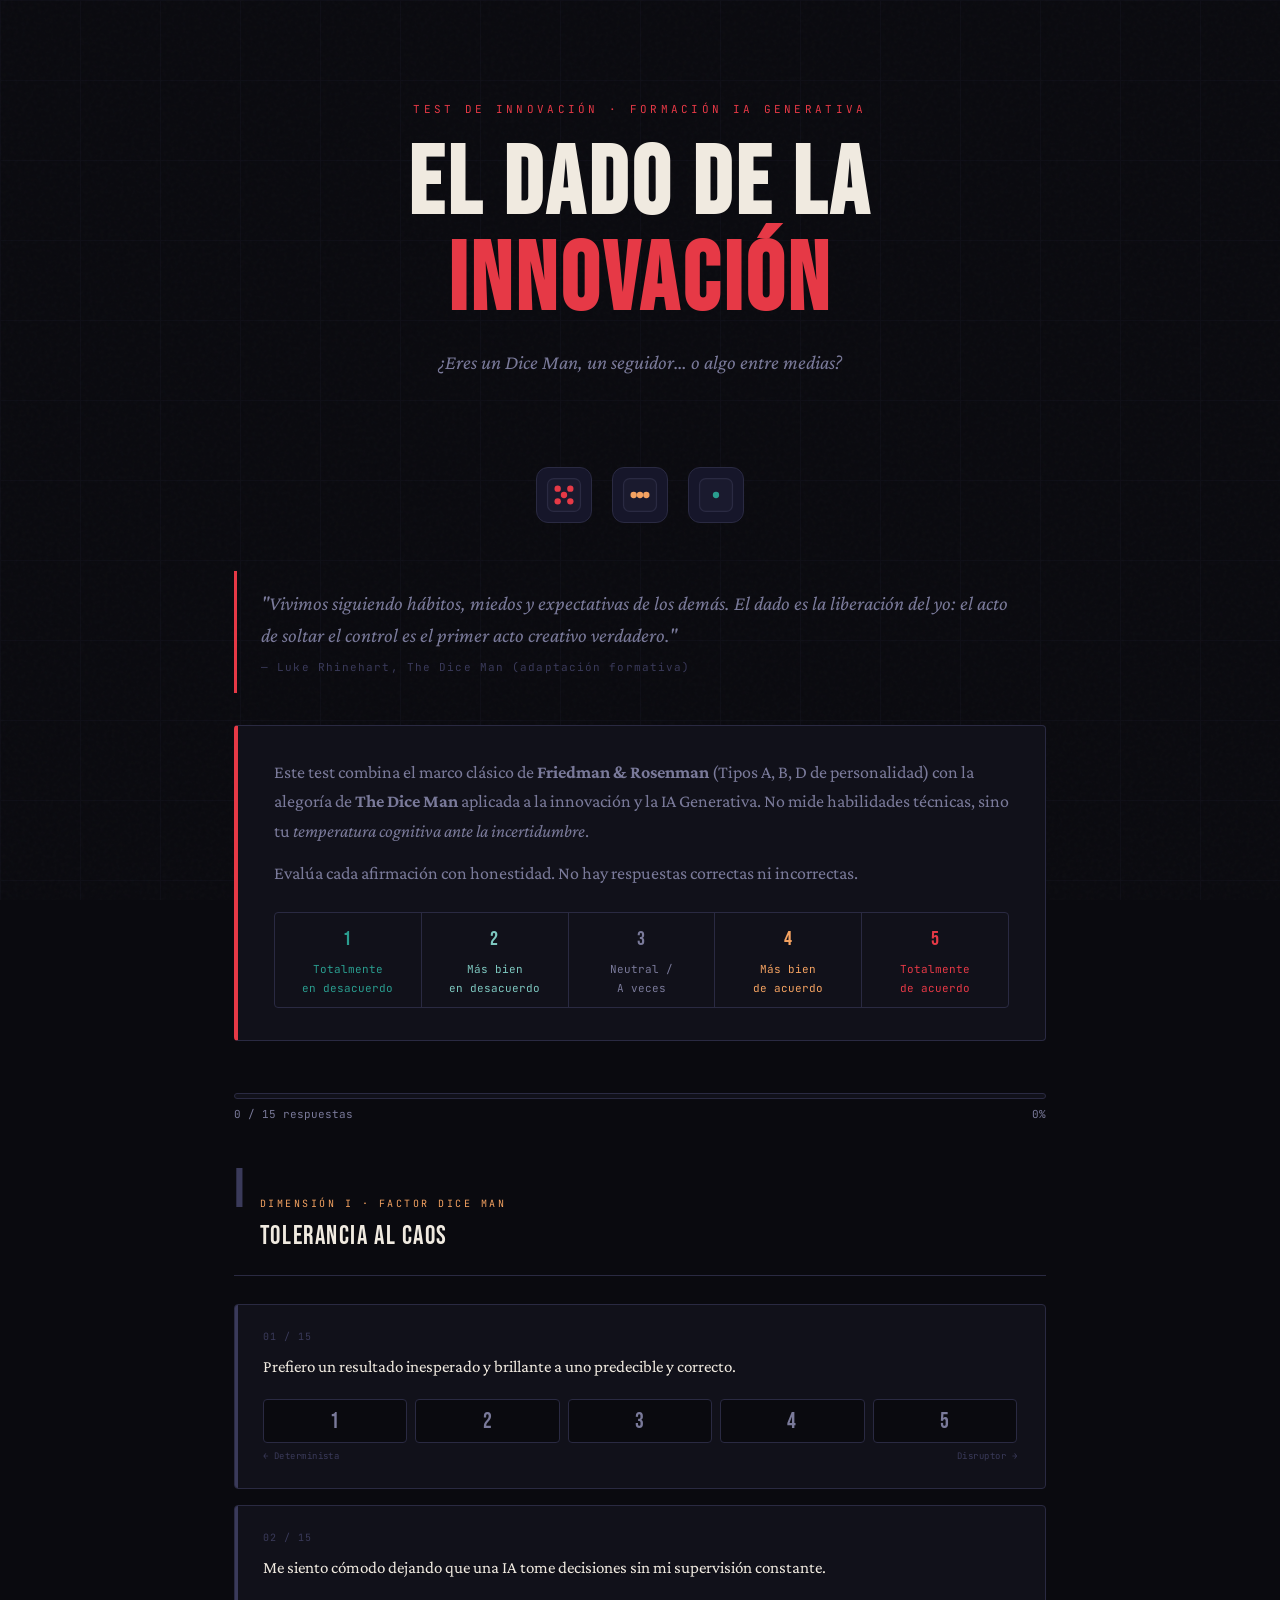
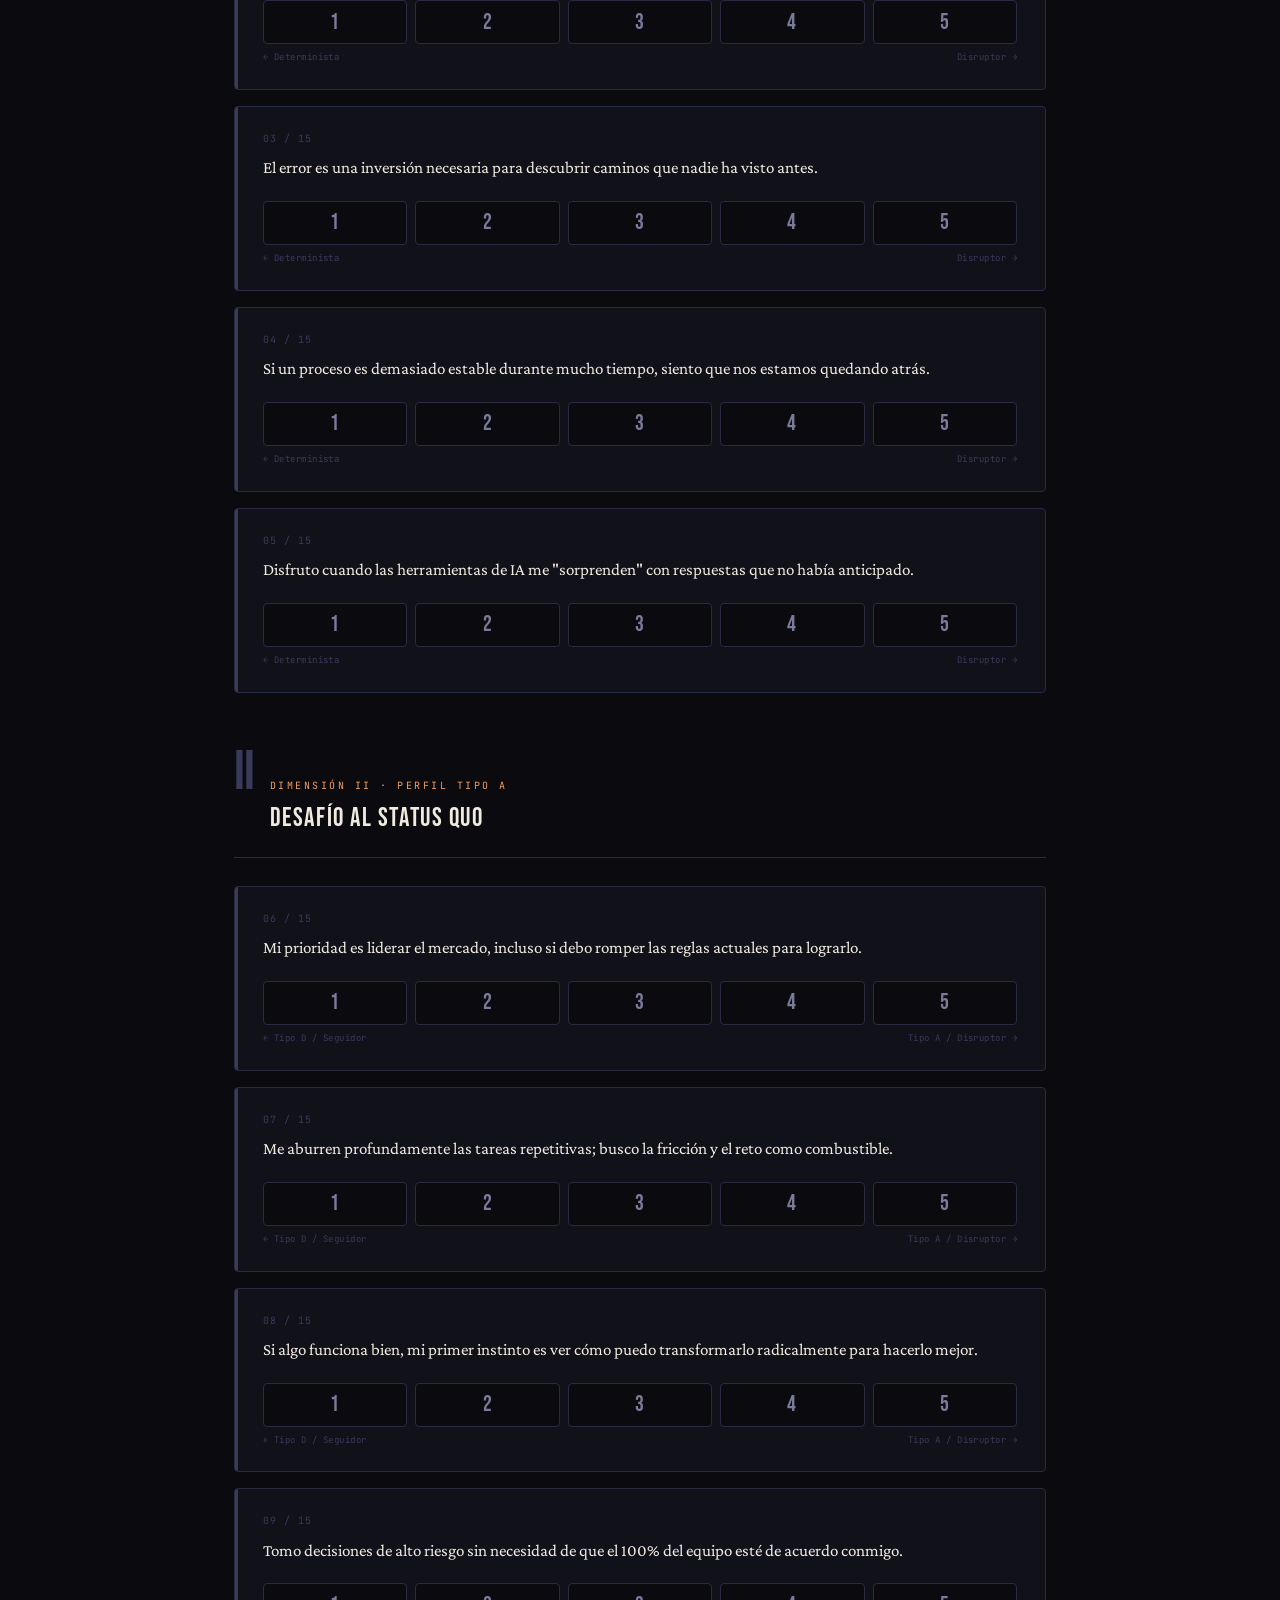
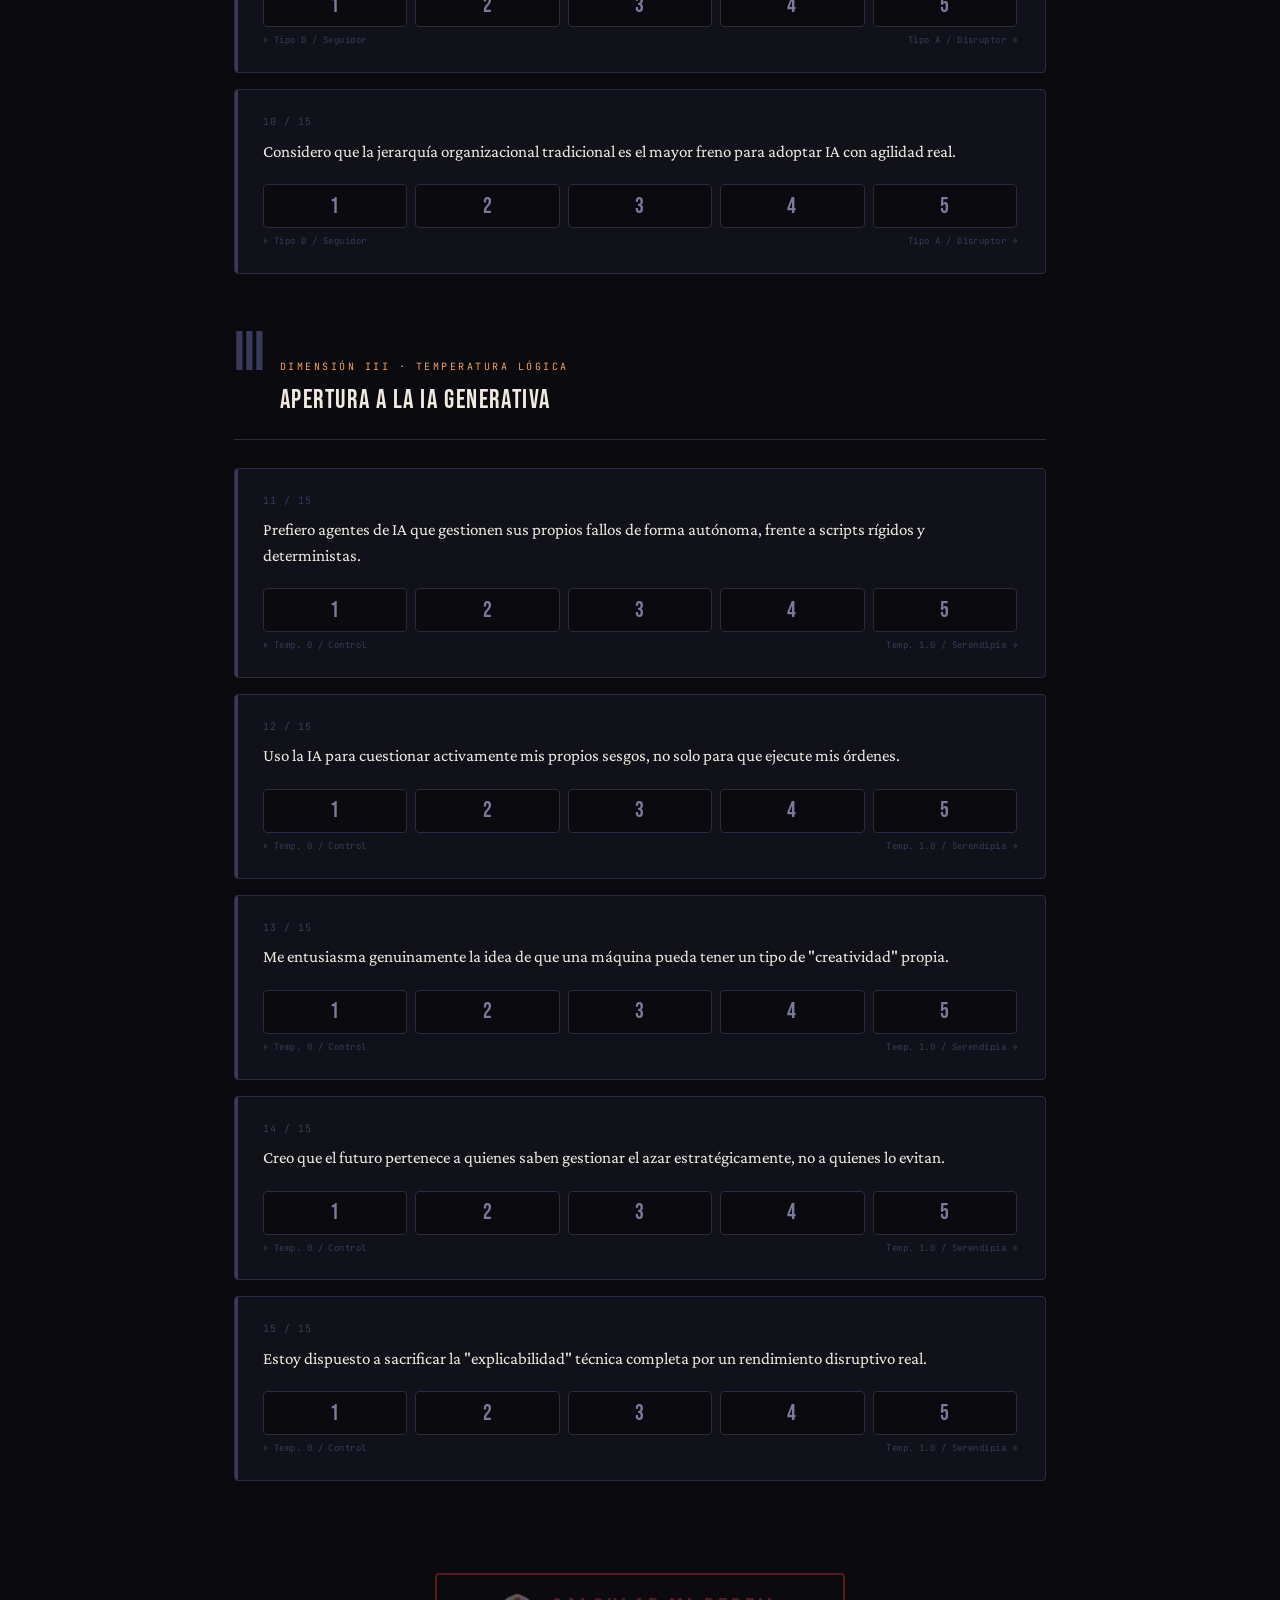
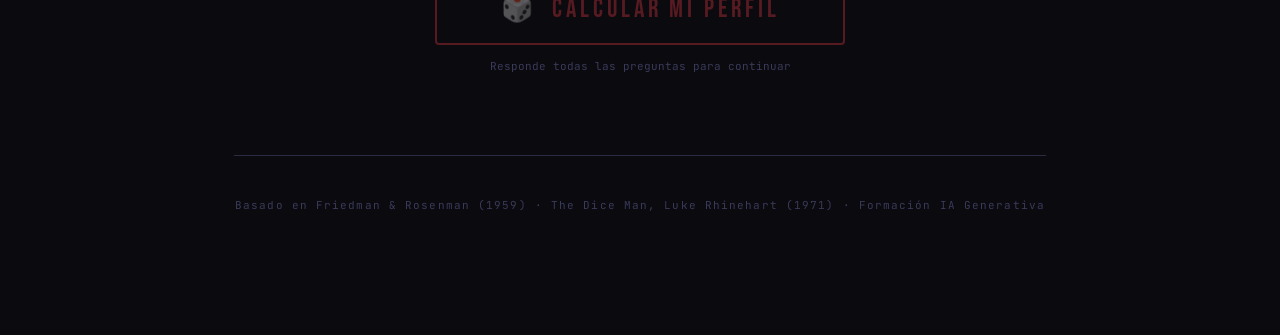
<file: dice-innovation-test.html>
<!DOCTYPE html>
<html lang="es">
<head>
<meta charset="UTF-8">
<meta name="viewport" content="width=device-width, initial-scale=1.0">
<title>🎲 El Dado de la Innovación</title>
<link rel="preconnect" href="https://fonts.googleapis.com">
<link rel="preconnect" href="https://fonts.gstatic.com" crossorigin>
<link href="https://fonts.googleapis.com/css2?family=Bebas+Neue&family=Crimson+Pro:ital,wght@0,400;0,600;1,400&family=JetBrains+Mono:wght@400;700&display=swap" rel="stylesheet">
<style>
  :root {
    --bg-deep:       #0a0a0f;
    --bg-card:       #11111a;
    --bg-card2:      #16162a;
    --border:        #2a2a42;
    --accent-red:    #e63946;
    --accent-amber:  #f4a261;
    --accent-green:  #2a9d8f;
    --accent-gold:   #e9c46a;
    --text-primary:  #f0eae0;
    --text-muted:    #7a7a9a;
    --text-dim:      #3a3a5a;
    --dot:           #ffffff;
    --glow-red:      rgba(230,57,70,0.25);
    --glow-green:    rgba(42,157,143,0.25);
    --glow-amber:    rgba(244,162,97,0.25);
  }

  *, *::before, *::after { box-sizing: border-box; margin: 0; padding: 0; }

  html { scroll-behavior: smooth; }

  body {
    background: var(--bg-deep);
    color: var(--text-primary);
    font-family: 'Crimson Pro', Georgia, serif;
    font-size: 18px;
    line-height: 1.65;
    min-height: 100vh;
    overflow-x: hidden;
  }

  /* ── NOISE TEXTURE OVERLAY ── */
  body::before {
    content: '';
    position: fixed;
    inset: 0;
    background-image: url("data:image/svg+xml,%3Csvg viewBox='0 0 256 256' xmlns='http://www.w3.org/2000/svg'%3E%3Cfilter id='n'%3E%3CfeTurbulence type='fractalNoise' baseFrequency='0.9' numOctaves='4' stitchTiles='stitch'/%3E%3C/filter%3E%3Crect width='100%25' height='100%25' filter='url(%23n)' opacity='0.04'/%3E%3C/svg%3E");
    pointer-events: none;
    z-index: 0;
    opacity: 0.6;
  }

  /* ── GRID LINES ── */
  body::after {
    content: '';
    position: fixed;
    inset: 0;
    background-image:
      linear-gradient(var(--border) 1px, transparent 1px),
      linear-gradient(90deg, var(--border) 1px, transparent 1px);
    background-size: 80px 80px;
    opacity: 0.15;
    pointer-events: none;
    z-index: 0;
  }

  .container {
    position: relative;
    z-index: 1;
    max-width: 860px;
    margin: 0 auto;
    padding: 40px 24px 80px;
  }

  /* ── HEADER ── */
  .header {
    text-align: center;
    padding: 60px 0 48px;
    position: relative;
  }

  .header-eyebrow {
    font-family: 'JetBrains Mono', monospace;
    font-size: 11px;
    letter-spacing: 0.3em;
    text-transform: uppercase;
    color: var(--accent-red);
    margin-bottom: 20px;
    opacity: 0;
    animation: fadeUp 0.6s 0.1s forwards;
  }

  .header h1 {
    font-family: 'Bebas Neue', sans-serif;
    font-size: clamp(52px, 10vw, 96px);
    letter-spacing: 0.04em;
    line-height: 1;
    color: var(--text-primary);
    opacity: 0;
    animation: fadeUp 0.7s 0.2s forwards;
  }

  .header h1 span { color: var(--accent-red); }

  .header-subtitle {
    margin-top: 16px;
    font-size: 20px;
    font-style: italic;
    color: var(--text-muted);
    opacity: 0;
    animation: fadeUp 0.7s 0.35s forwards;
  }

  /* ── DICE CLUSTER ── */
  .dice-cluster {
    display: flex;
    justify-content: center;
    gap: 20px;
    margin: 40px 0 48px;
    opacity: 0;
    animation: fadeUp 0.7s 0.45s forwards;
  }

  .die {
    width: 56px;
    height: 56px;
    background: var(--bg-card2);
    border: 1.5px solid var(--border);
    border-radius: 12px;
    display: grid;
    place-items: center;
    position: relative;
    transition: transform 0.3s, border-color 0.3s, box-shadow 0.3s;
    cursor: default;
  }

  .die:hover {
    transform: rotate(-8deg) scale(1.15);
    border-color: var(--accent-red);
    box-shadow: 0 0 24px var(--glow-red);
  }

  .die svg { width: 38px; height: 38px; }

  /* Animated spin on load */
  .die:nth-child(1) { animation: spinIn 0.6s 0.5s both; }
  .die:nth-child(2) { animation: spinIn 0.6s 0.65s both; }
  .die:nth-child(3) { animation: spinIn 0.6s 0.8s both; }

  @keyframes spinIn {
    from { opacity: 0; transform: rotate(-180deg) scale(0.3); }
    to   { opacity: 1; transform: rotate(0deg) scale(1); }
  }

  /* ── INTRO CARD ── */
  .intro-card {
    background: var(--bg-card);
    border: 1px solid var(--border);
    border-left: 4px solid var(--accent-red);
    border-radius: 4px;
    padding: 32px 36px;
    margin-bottom: 52px;
    opacity: 0;
    animation: fadeUp 0.7s 0.9s forwards;
  }

  .intro-card p { color: var(--text-muted); margin-bottom: 12px; }
  .intro-card p:last-child { margin-bottom: 0; }

  .scale-legend {
    display: flex;
    gap: 0;
    margin-top: 24px;
    border: 1px solid var(--border);
    border-radius: 4px;
    overflow: hidden;
    font-family: 'JetBrains Mono', monospace;
    font-size: 11px;
  }

  .scale-item {
    flex: 1;
    padding: 10px 8px;
    text-align: center;
    border-right: 1px solid var(--border);
    transition: background 0.2s;
  }
  .scale-item:last-child { border-right: none; }

  .scale-item .num {
    display: block;
    font-size: 20px;
    font-family: 'Bebas Neue', sans-serif;
    letter-spacing: 0.05em;
    margin-bottom: 4px;
  }

  .scale-item:nth-child(1) { color: var(--accent-green); }
  .scale-item:nth-child(2) { color: #7ec8c0; }
  .scale-item:nth-child(3) { color: var(--text-muted); }
  .scale-item:nth-child(4) { color: var(--accent-amber); }
  .scale-item:nth-child(5) { color: var(--accent-red); }

  /* ── PROGRESS ── */
  .progress-container {
    position: sticky;
    top: 16px;
    z-index: 10;
    margin-bottom: 40px;
    opacity: 0;
    animation: fadeUp 0.5s 1s forwards;
  }

  .progress-bar-wrap {
    background: var(--bg-card);
    border: 1px solid var(--border);
    border-radius: 4px;
    height: 6px;
    overflow: hidden;
  }

  .progress-bar-fill {
    height: 100%;
    background: linear-gradient(90deg, var(--accent-green), var(--accent-amber), var(--accent-red));
    width: 0%;
    transition: width 0.5s cubic-bezier(0.4, 0, 0.2, 1);
    border-radius: 4px;
  }

  .progress-label {
    display: flex;
    justify-content: space-between;
    font-family: 'JetBrains Mono', monospace;
    font-size: 11px;
    color: var(--text-muted);
    margin-top: 6px;
  }

  /* ── DIMENSION SECTIONS ── */
  .dimension {
    margin-bottom: 52px;
    opacity: 0;
    transform: translateY(30px);
    transition: opacity 0.6s, transform 0.6s;
  }
  .dimension.visible { opacity: 1; transform: translateY(0); }

  .dimension-header {
    display: flex;
    align-items: baseline;
    gap: 16px;
    margin-bottom: 28px;
    padding-bottom: 16px;
    border-bottom: 1px solid var(--border);
  }

  .dimension-num {
    font-family: 'Bebas Neue', sans-serif;
    font-size: 56px;
    line-height: 1;
    color: var(--text-dim);
    letter-spacing: -0.02em;
    flex-shrink: 0;
  }

  .dimension-title-wrap { flex: 1; }

  .dimension-label {
    font-family: 'JetBrains Mono', monospace;
    font-size: 10px;
    letter-spacing: 0.25em;
    text-transform: uppercase;
    color: var(--accent-amber);
    margin-bottom: 4px;
  }

  .dimension-title {
    font-family: 'Bebas Neue', sans-serif;
    font-size: 26px;
    letter-spacing: 0.06em;
    color: var(--text-primary);
  }

  /* ── QUESTION ── */
  .question-card {
    background: var(--bg-card);
    border: 1px solid var(--border);
    border-radius: 4px;
    padding: 24px 28px;
    margin-bottom: 16px;
    transition: border-color 0.25s, background 0.25s;
    position: relative;
    overflow: hidden;
  }

  .question-card::before {
    content: '';
    position: absolute;
    left: 0; top: 0; bottom: 0;
    width: 3px;
    background: var(--text-dim);
    transition: background 0.3s;
  }

  .question-card.answered { background: #13131f; }
  .question-card.answered::before { background: var(--accent-red); }

  .question-text {
    font-size: 17px;
    color: var(--text-primary);
    margin-bottom: 20px;
    line-height: 1.5;
  }

  .question-num {
    font-family: 'JetBrains Mono', monospace;
    font-size: 10px;
    color: var(--text-dim);
    margin-bottom: 8px;
    letter-spacing: 0.1em;
  }

  /* ── RATING BUTTONS ── */
  .rating-group {
    display: flex;
    gap: 8px;
  }

  .rating-btn {
    flex: 1;
    height: 44px;
    background: var(--bg-deep);
    border: 1.5px solid var(--border);
    border-radius: 4px;
    color: var(--text-muted);
    font-family: 'Bebas Neue', sans-serif;
    font-size: 22px;
    letter-spacing: 0.05em;
    cursor: pointer;
    transition: all 0.18s;
    position: relative;
  }

  .rating-btn:hover {
    border-color: var(--accent-red);
    color: var(--accent-red);
    transform: translateY(-2px);
    box-shadow: 0 4px 16px var(--glow-red);
  }

  .rating-btn.active-1  { background: rgba(42,157,143,0.18); border-color: var(--accent-green); color: var(--accent-green); }
  .rating-btn.active-2  { background: rgba(42,157,143,0.10); border-color: #5ab8b0; color: #7ec8c0; }
  .rating-btn.active-3  { background: rgba(122,122,154,0.15); border-color: var(--text-muted); color: var(--text-primary); }
  .rating-btn.active-4  { background: rgba(244,162,97,0.15); border-color: var(--accent-amber); color: var(--accent-amber); }
  .rating-btn.active-5  { background: rgba(230,57,70,0.18); border-color: var(--accent-red); color: var(--accent-red); }

  .rating-labels {
    display: flex;
    justify-content: space-between;
    font-family: 'JetBrains Mono', monospace;
    font-size: 9px;
    color: var(--text-dim);
    margin-top: 6px;
    letter-spacing: 0.05em;
  }

  /* ── SUBMIT ── */
  .submit-section {
    text-align: center;
    padding: 40px 0 20px;
    opacity: 0;
    animation: fadeUp 0.6s 1.2s forwards;
  }

  .submit-btn {
    background: transparent;
    border: 2px solid var(--accent-red);
    color: var(--accent-red);
    font-family: 'Bebas Neue', sans-serif;
    font-size: 26px;
    letter-spacing: 0.15em;
    padding: 18px 64px;
    cursor: pointer;
    border-radius: 4px;
    position: relative;
    overflow: hidden;
    transition: all 0.3s;
  }

  .submit-btn::before {
    content: '';
    position: absolute;
    inset: 0;
    background: var(--accent-red);
    transform: scaleX(0);
    transform-origin: left;
    transition: transform 0.35s cubic-bezier(0.4, 0, 0.2, 1);
    z-index: -1;
  }

  .submit-btn:hover { color: #0a0a0f; box-shadow: 0 0 40px var(--glow-red); }
  .submit-btn:hover::before { transform: scaleX(1); }

  .submit-btn:disabled { opacity: 0.35; cursor: not-allowed; }
  .submit-btn:disabled:hover { color: var(--accent-red); box-shadow: none; }
  .submit-btn:disabled:hover::before { transform: scaleX(0); }

  .submit-hint {
    margin-top: 12px;
    font-family: 'JetBrains Mono', monospace;
    font-size: 11px;
    color: var(--text-dim);
  }

  /* ── RESULTS ── */
  #results {
    display: none;
    opacity: 0;
    transition: opacity 0.7s;
    margin-top: 60px;
  }

  #results.visible { display: block; opacity: 1; }

  .result-header {
    text-align: center;
    margin-bottom: 48px;
  }

  .result-header h2 {
    font-family: 'Bebas Neue', sans-serif;
    font-size: clamp(40px, 8vw, 72px);
    letter-spacing: 0.04em;
    line-height: 1.05;
  }

  .result-header .score-display {
    display: inline-block;
    font-family: 'JetBrains Mono', monospace;
    font-size: 72px;
    font-weight: 700;
    line-height: 1;
    margin: 16px 0 8px;
  }

  .result-header .score-max {
    font-size: 24px;
    color: var(--text-muted);
    font-weight: 400;
  }

  .result-profile-badge {
    display: inline-flex;
    align-items: center;
    gap: 12px;
    padding: 10px 24px;
    border: 1.5px solid currentColor;
    border-radius: 40px;
    font-family: 'JetBrains Mono', monospace;
    font-size: 13px;
    letter-spacing: 0.1em;
    text-transform: uppercase;
    margin-top: 16px;
  }

  /* ── SCORE GAUGE ── */
  .gauge-wrap {
    position: relative;
    max-width: 360px;
    margin: 32px auto;
  }

  .gauge-wrap svg { width: 100%; }

  /* ── RESULT CARDS ── */
  .result-card {
    background: var(--bg-card);
    border: 1px solid var(--border);
    border-radius: 4px;
    padding: 36px;
    margin-bottom: 24px;
    position: relative;
    overflow: hidden;
  }

  .result-card::after {
    content: '';
    position: absolute;
    top: 0; right: 0;
    width: 120px; height: 120px;
    border-radius: 50%;
    filter: blur(60px);
    pointer-events: none;
  }

  .result-card.archetype::after { background: var(--glow-red); }
  .result-card.config::after { background: var(--glow-amber); }

  .result-card-label {
    font-family: 'JetBrains Mono', monospace;
    font-size: 10px;
    letter-spacing: 0.25em;
    text-transform: uppercase;
    color: var(--text-muted);
    margin-bottom: 10px;
  }

  .result-card h3 {
    font-family: 'Bebas Neue', sans-serif;
    font-size: 28px;
    letter-spacing: 0.06em;
    margin-bottom: 12px;
  }

  .result-card p { color: var(--text-muted); font-size: 16px; line-height: 1.7; }
  .result-card strong { color: var(--text-primary); }

  /* ── DIMENSION BREAKDOWN ── */
  .breakdown {
    background: var(--bg-card);
    border: 1px solid var(--border);
    border-radius: 4px;
    padding: 32px;
    margin-bottom: 24px;
  }

  .breakdown h3 {
    font-family: 'Bebas Neue', sans-serif;
    font-size: 22px;
    letter-spacing: 0.08em;
    margin-bottom: 24px;
    color: var(--text-muted);
  }

  .dim-bar-row {
    margin-bottom: 20px;
  }

  .dim-bar-meta {
    display: flex;
    justify-content: space-between;
    margin-bottom: 6px;
    font-size: 15px;
  }

  .dim-bar-name { font-style: italic; }

  .dim-bar-score {
    font-family: 'JetBrains Mono', monospace;
    font-size: 13px;
    color: var(--text-muted);
  }

  .dim-bar-track {
    height: 8px;
    background: var(--bg-deep);
    border: 1px solid var(--border);
    border-radius: 4px;
    overflow: hidden;
  }

  .dim-bar-fill {
    height: 100%;
    border-radius: 4px;
    width: 0%;
    transition: width 1.2s cubic-bezier(0.4, 0, 0.2, 1);
  }

  /* ── ARCHETYPE SPECTRUM ── */
  .spectrum {
    display: flex;
    gap: 12px;
    margin-bottom: 24px;
  }

  .spectrum-item {
    flex: 1;
    border: 1px solid var(--border);
    border-radius: 4px;
    padding: 20px 16px;
    text-align: center;
    transition: all 0.3s;
    opacity: 0.4;
  }
  .spectrum-item.active {
    opacity: 1;
    box-shadow: 0 0 32px currentColor;
  }

  .spectrum-item .sp-type {
    font-family: 'Bebas Neue', sans-serif;
    font-size: 32px;
    letter-spacing: 0.04em;
    margin-bottom: 4px;
  }

  .spectrum-item .sp-name {
    font-family: 'JetBrains Mono', monospace;
    font-size: 10px;
    letter-spacing: 0.1em;
    text-transform: uppercase;
    margin-bottom: 8px;
    color: var(--text-muted);
  }

  .spectrum-item p { font-size: 13px; color: var(--text-dim); line-height: 1.45; }

  .spectrum-follower { color: var(--accent-green); border-color: var(--accent-green); }
  .spectrum-social   { color: var(--accent-amber); border-color: var(--accent-amber); }
  .spectrum-disruptor { color: var(--accent-red); border-color: var(--accent-red); }

  /* ── RETRY ── */
  .retry-section { text-align: center; padding: 32px 0 0; }

  .retry-btn {
    background: transparent;
    border: 1px solid var(--border);
    color: var(--text-muted);
    font-family: 'JetBrains Mono', monospace;
    font-size: 13px;
    padding: 12px 32px;
    cursor: pointer;
    border-radius: 4px;
    letter-spacing: 0.1em;
    transition: all 0.2s;
  }

  .retry-btn:hover { border-color: var(--text-muted); color: var(--text-primary); }

  /* ── QUOTE ── */
  .dice-quote {
    border-left: 3px solid var(--accent-red);
    padding: 16px 24px;
    margin: 32px 0;
    font-style: italic;
    font-size: 20px;
    color: var(--text-muted);
    line-height: 1.6;
  }

  .dice-quote cite {
    display: block;
    font-family: 'JetBrains Mono', monospace;
    font-size: 11px;
    font-style: normal;
    letter-spacing: 0.1em;
    color: var(--text-dim);
    margin-top: 8px;
  }

  /* ── FOOTER ── */
  .footer {
    text-align: center;
    padding: 40px 0;
    font-family: 'JetBrains Mono', monospace;
    font-size: 11px;
    color: var(--text-dim);
    letter-spacing: 0.1em;
    border-top: 1px solid var(--border);
    margin-top: 60px;
  }

  /* ── ANIMATIONS ── */
  @keyframes fadeUp {
    from { opacity: 0; transform: translateY(20px); }
    to   { opacity: 1; transform: translateY(0); }
  }

  @keyframes roll {
    0%   { transform: rotate(0deg); }
    20%  { transform: rotate(45deg) scale(0.9); }
    40%  { transform: rotate(-30deg) scale(1.05); }
    60%  { transform: rotate(20deg) scale(0.95); }
    80%  { transform: rotate(-10deg) scale(1.02); }
    100% { transform: rotate(0deg) scale(1); }
  }

  .rolling { animation: roll 0.6s ease-in-out; }

  /* ── TEMP CONFIG TAG ── */
  .temp-tag {
    display: inline-flex;
    align-items: center;
    gap: 8px;
    background: rgba(233,196,106,0.1);
    border: 1px solid var(--accent-gold);
    border-radius: 4px;
    padding: 6px 14px;
    font-family: 'JetBrains Mono', monospace;
    font-size: 13px;
    color: var(--accent-gold);
    margin-top: 12px;
  }

  .temp-dot {
    width: 8px; height: 8px;
    border-radius: 50%;
    background: var(--accent-gold);
    animation: pulse 2s infinite;
  }

  @keyframes pulse {
    0%, 100% { opacity: 1; transform: scale(1); }
    50%       { opacity: 0.5; transform: scale(0.7); }
  }

  /* ── RESPONSIVE ── */
  @media (max-width: 600px) {
    .spectrum { flex-direction: column; }
    .scale-legend { flex-wrap: wrap; }
    .scale-item { min-width: 40%; }
    .rating-btn { height: 48px; }
  }
</style>
</head>
<body>

<div class="container">

  <!-- HEADER -->
  <header class="header">
    <div class="header-eyebrow">Test de Innovación · Formación IA Generativa</div>
    <h1>El Dado de la<br><span>Innovación</span></h1>
    <p class="header-subtitle">¿Eres un Dice Man, un seguidor… o algo entre medias?</p>
  </header>

  <!-- DICE CLUSTER -->
  <div class="dice-cluster">
    <!-- Die 1 -->
    <div class="die" id="die1" title="Tira el dado">
      <svg viewBox="0 0 60 60" fill="none" xmlns="http://www.w3.org/2000/svg">
        <rect x="4" y="4" width="52" height="52" rx="10" fill="#1a1a2e" stroke="#2a2a42" stroke-width="2"/>
        <circle cx="20" cy="20" r="5" fill="#e63946"/>
        <circle cx="40" cy="40" r="5" fill="#e63946"/>
        <circle cx="40" cy="20" r="5" fill="#e63946"/>
        <circle cx="20" cy="40" r="5" fill="#e63946"/>
        <circle cx="30" cy="30" r="5" fill="#e63946"/>
      </svg>
    </div>
    <!-- Die 2 -->
    <div class="die" id="die2" title="Tira el dado">
      <svg viewBox="0 0 60 60" fill="none" xmlns="http://www.w3.org/2000/svg">
        <rect x="4" y="4" width="52" height="52" rx="10" fill="#1a1a2e" stroke="#2a2a42" stroke-width="2"/>
        <circle cx="20" cy="30" r="5" fill="#f4a261"/>
        <circle cx="40" cy="30" r="5" fill="#f4a261"/>
        <circle cx="30" cy="30" r="5" fill="#f4a261"/>
      </svg>
    </div>
    <!-- Die 3 -->
    <div class="die" id="die3" title="Tira el dado">
      <svg viewBox="0 0 60 60" fill="none" xmlns="http://www.w3.org/2000/svg">
        <rect x="4" y="4" width="52" height="52" rx="10" fill="#1a1a2e" stroke="#2a2a42" stroke-width="2"/>
        <circle cx="30" cy="30" r="5" fill="#2a9d8f"/>
      </svg>
    </div>
  </div>

  <!-- QUOTE -->
  <blockquote class="dice-quote">
    "Vivimos siguiendo hábitos, miedos y expectativas de los demás. El dado es la liberación del yo: el acto de soltar el control es el primer acto creativo verdadero."
    <cite>— Luke Rhinehart, The Dice Man (adaptación formativa)</cite>
  </blockquote>

  <!-- INTRO CARD -->
  <div class="intro-card">
    <p>Este test combina el marco clásico de <strong>Friedman &amp; Rosenman</strong> (Tipos A, B, D de personalidad) con la alegoría de <strong>The Dice Man</strong> aplicada a la innovación y la IA Generativa. No mide habilidades técnicas, sino tu <em>temperatura cognitiva ante la incertidumbre</em>.</p>
    <p>Evalúa cada afirmación con honestidad. No hay respuestas correctas ni incorrectas.</p>

    <div class="scale-legend">
      <div class="scale-item">
        <span class="num">1</span>
        Totalmente<br>en desacuerdo
      </div>
      <div class="scale-item">
        <span class="num">2</span>
        Más bien<br>en desacuerdo
      </div>
      <div class="scale-item">
        <span class="num">3</span>
        Neutral /<br>A veces
      </div>
      <div class="scale-item">
        <span class="num">4</span>
        Más bien<br>de acuerdo
      </div>
      <div class="scale-item">
        <span class="num">5</span>
        Totalmente<br>de acuerdo
      </div>
    </div>
  </div>

  <!-- PROGRESS -->
  <div class="progress-container">
    <div class="progress-bar-wrap">
      <div class="progress-bar-fill" id="progressFill"></div>
    </div>
    <div class="progress-label">
      <span id="progressText">0 / 15 respuestas</span>
      <span id="progressPct">0%</span>
    </div>
  </div>

  <!-- TEST FORM -->
  <div id="testForm">

    <!-- DIMENSION I -->
    <section class="dimension" data-dim="0">
      <div class="dimension-header">
        <div class="dimension-num">I</div>
        <div class="dimension-title-wrap">
          <div class="dimension-label">Dimensión I · Factor Dice Man</div>
          <div class="dimension-title">Tolerancia al Caos</div>
        </div>
      </div>

      <div class="question-card" data-q="0">
        <div class="question-num">01 / 15</div>
        <p class="question-text">Prefiero un resultado inesperado y brillante a uno predecible y correcto.</p>
        <div class="rating-group">
          <button class="rating-btn" data-v="1">1</button>
          <button class="rating-btn" data-v="2">2</button>
          <button class="rating-btn" data-v="3">3</button>
          <button class="rating-btn" data-v="4">4</button>
          <button class="rating-btn" data-v="5">5</button>
        </div>
        <div class="rating-labels"><span>← Determinista</span><span>Disruptor →</span></div>
      </div>

      <div class="question-card" data-q="1">
        <div class="question-num">02 / 15</div>
        <p class="question-text">Me siento cómodo dejando que una IA tome decisiones sin mi supervisión constante.</p>
        <div class="rating-group">
          <button class="rating-btn" data-v="1">1</button>
          <button class="rating-btn" data-v="2">2</button>
          <button class="rating-btn" data-v="3">3</button>
          <button class="rating-btn" data-v="4">4</button>
          <button class="rating-btn" data-v="5">5</button>
        </div>
        <div class="rating-labels"><span>← Determinista</span><span>Disruptor →</span></div>
      </div>

      <div class="question-card" data-q="2">
        <div class="question-num">03 / 15</div>
        <p class="question-text">El error es una inversión necesaria para descubrir caminos que nadie ha visto antes.</p>
        <div class="rating-group">
          <button class="rating-btn" data-v="1">1</button>
          <button class="rating-btn" data-v="2">2</button>
          <button class="rating-btn" data-v="3">3</button>
          <button class="rating-btn" data-v="4">4</button>
          <button class="rating-btn" data-v="5">5</button>
        </div>
        <div class="rating-labels"><span>← Determinista</span><span>Disruptor →</span></div>
      </div>

      <div class="question-card" data-q="3">
        <div class="question-num">04 / 15</div>
        <p class="question-text">Si un proceso es demasiado estable durante mucho tiempo, siento que nos estamos quedando atrás.</p>
        <div class="rating-group">
          <button class="rating-btn" data-v="1">1</button>
          <button class="rating-btn" data-v="2">2</button>
          <button class="rating-btn" data-v="3">3</button>
          <button class="rating-btn" data-v="4">4</button>
          <button class="rating-btn" data-v="5">5</button>
        </div>
        <div class="rating-labels"><span>← Determinista</span><span>Disruptor →</span></div>
      </div>

      <div class="question-card" data-q="4">
        <div class="question-num">05 / 15</div>
        <p class="question-text">Disfruto cuando las herramientas de IA me "sorprenden" con respuestas que no había anticipado.</p>
        <div class="rating-group">
          <button class="rating-btn" data-v="1">1</button>
          <button class="rating-btn" data-v="2">2</button>
          <button class="rating-btn" data-v="3">3</button>
          <button class="rating-btn" data-v="4">4</button>
          <button class="rating-btn" data-v="5">5</button>
        </div>
        <div class="rating-labels"><span>← Determinista</span><span>Disruptor →</span></div>
      </div>
    </section>

    <!-- DIMENSION II -->
    <section class="dimension" data-dim="1">
      <div class="dimension-header">
        <div class="dimension-num">II</div>
        <div class="dimension-title-wrap">
          <div class="dimension-label">Dimensión II · Perfil Tipo A</div>
          <div class="dimension-title">Desafío al Status Quo</div>
        </div>
      </div>

      <div class="question-card" data-q="5">
        <div class="question-num">06 / 15</div>
        <p class="question-text">Mi prioridad es liderar el mercado, incluso si debo romper las reglas actuales para lograrlo.</p>
        <div class="rating-group">
          <button class="rating-btn" data-v="1">1</button>
          <button class="rating-btn" data-v="2">2</button>
          <button class="rating-btn" data-v="3">3</button>
          <button class="rating-btn" data-v="4">4</button>
          <button class="rating-btn" data-v="5">5</button>
        </div>
        <div class="rating-labels"><span>← Tipo D / Seguidor</span><span>Tipo A / Disruptor →</span></div>
      </div>

      <div class="question-card" data-q="6">
        <div class="question-num">07 / 15</div>
        <p class="question-text">Me aburren profundamente las tareas repetitivas; busco la fricción y el reto como combustible.</p>
        <div class="rating-group">
          <button class="rating-btn" data-v="1">1</button>
          <button class="rating-btn" data-v="2">2</button>
          <button class="rating-btn" data-v="3">3</button>
          <button class="rating-btn" data-v="4">4</button>
          <button class="rating-btn" data-v="5">5</button>
        </div>
        <div class="rating-labels"><span>← Tipo D / Seguidor</span><span>Tipo A / Disruptor →</span></div>
      </div>

      <div class="question-card" data-q="7">
        <div class="question-num">08 / 15</div>
        <p class="question-text">Si algo funciona bien, mi primer instinto es ver cómo puedo transformarlo radicalmente para hacerlo mejor.</p>
        <div class="rating-group">
          <button class="rating-btn" data-v="1">1</button>
          <button class="rating-btn" data-v="2">2</button>
          <button class="rating-btn" data-v="3">3</button>
          <button class="rating-btn" data-v="4">4</button>
          <button class="rating-btn" data-v="5">5</button>
        </div>
        <div class="rating-labels"><span>← Tipo D / Seguidor</span><span>Tipo A / Disruptor →</span></div>
      </div>

      <div class="question-card" data-q="8">
        <div class="question-num">09 / 15</div>
        <p class="question-text">Tomo decisiones de alto riesgo sin necesidad de que el 100% del equipo esté de acuerdo conmigo.</p>
        <div class="rating-group">
          <button class="rating-btn" data-v="1">1</button>
          <button class="rating-btn" data-v="2">2</button>
          <button class="rating-btn" data-v="3">3</button>
          <button class="rating-btn" data-v="4">4</button>
          <button class="rating-btn" data-v="5">5</button>
        </div>
        <div class="rating-labels"><span>← Tipo D / Seguidor</span><span>Tipo A / Disruptor →</span></div>
      </div>

      <div class="question-card" data-q="9">
        <div class="question-num">10 / 15</div>
        <p class="question-text">Considero que la jerarquía organizacional tradicional es el mayor freno para adoptar IA con agilidad real.</p>
        <div class="rating-group">
          <button class="rating-btn" data-v="1">1</button>
          <button class="rating-btn" data-v="2">2</button>
          <button class="rating-btn" data-v="3">3</button>
          <button class="rating-btn" data-v="4">4</button>
          <button class="rating-btn" data-v="5">5</button>
        </div>
        <div class="rating-labels"><span>← Tipo D / Seguidor</span><span>Tipo A / Disruptor →</span></div>
      </div>
    </section>

    <!-- DIMENSION III -->
    <section class="dimension" data-dim="2">
      <div class="dimension-header">
        <div class="dimension-num">III</div>
        <div class="dimension-title-wrap">
          <div class="dimension-label">Dimensión III · Temperatura Lógica</div>
          <div class="dimension-title">Apertura a la IA Generativa</div>
        </div>
      </div>

      <div class="question-card" data-q="10">
        <div class="question-num">11 / 15</div>
        <p class="question-text">Prefiero agentes de IA que gestionen sus propios fallos de forma autónoma, frente a scripts rígidos y deterministas.</p>
        <div class="rating-group">
          <button class="rating-btn" data-v="1">1</button>
          <button class="rating-btn" data-v="2">2</button>
          <button class="rating-btn" data-v="3">3</button>
          <button class="rating-btn" data-v="4">4</button>
          <button class="rating-btn" data-v="5">5</button>
        </div>
        <div class="rating-labels"><span>← Temp. 0 / Control</span><span>Temp. 1.0 / Serendipia →</span></div>
      </div>

      <div class="question-card" data-q="11">
        <div class="question-num">12 / 15</div>
        <p class="question-text">Uso la IA para cuestionar activamente mis propios sesgos, no solo para que ejecute mis órdenes.</p>
        <div class="rating-group">
          <button class="rating-btn" data-v="1">1</button>
          <button class="rating-btn" data-v="2">2</button>
          <button class="rating-btn" data-v="3">3</button>
          <button class="rating-btn" data-v="4">4</button>
          <button class="rating-btn" data-v="5">5</button>
        </div>
        <div class="rating-labels"><span>← Temp. 0 / Control</span><span>Temp. 1.0 / Serendipia →</span></div>
      </div>

      <div class="question-card" data-q="12">
        <div class="question-num">13 / 15</div>
        <p class="question-text">Me entusiasma genuinamente la idea de que una máquina pueda tener un tipo de "creatividad" propia.</p>
        <div class="rating-group">
          <button class="rating-btn" data-v="1">1</button>
          <button class="rating-btn" data-v="2">2</button>
          <button class="rating-btn" data-v="3">3</button>
          <button class="rating-btn" data-v="4">4</button>
          <button class="rating-btn" data-v="5">5</button>
        </div>
        <div class="rating-labels"><span>← Temp. 0 / Control</span><span>Temp. 1.0 / Serendipia →</span></div>
      </div>

      <div class="question-card" data-q="13">
        <div class="question-num">14 / 15</div>
        <p class="question-text">Creo que el futuro pertenece a quienes saben gestionar el azar estratégicamente, no a quienes lo evitan.</p>
        <div class="rating-group">
          <button class="rating-btn" data-v="1">1</button>
          <button class="rating-btn" data-v="2">2</button>
          <button class="rating-btn" data-v="3">3</button>
          <button class="rating-btn" data-v="4">4</button>
          <button class="rating-btn" data-v="5">5</button>
        </div>
        <div class="rating-labels"><span>← Temp. 0 / Control</span><span>Temp. 1.0 / Serendipia →</span></div>
      </div>

      <div class="question-card" data-q="14">
        <div class="question-num">15 / 15</div>
        <p class="question-text">Estoy dispuesto a sacrificar la "explicabilidad" técnica completa por un rendimiento disruptivo real.</p>
        <div class="rating-group">
          <button class="rating-btn" data-v="1">1</button>
          <button class="rating-btn" data-v="2">2</button>
          <button class="rating-btn" data-v="3">3</button>
          <button class="rating-btn" data-v="4">4</button>
          <button class="rating-btn" data-v="5">5</button>
        </div>
        <div class="rating-labels"><span>← Temp. 0 / Control</span><span>Temp. 1.0 / Serendipia →</span></div>
      </div>
    </section>

    <!-- SUBMIT -->
    <div class="submit-section">
      <button class="submit-btn" id="submitBtn" disabled onclick="showResults()">
        🎲 &nbsp;Calcular mi Perfil
      </button>
      <p class="submit-hint" id="submitHint">Responde todas las preguntas para continuar</p>
    </div>

  </div><!-- /testForm -->

  <!-- ════════════════════════════════════════ RESULTS ════════════════════════════════════════ -->
  <div id="results">

    <div class="result-header">
      <div class="header-eyebrow" style="opacity:1;">Tu Resultado</div>
      <h2 id="resultTitle">—</h2>
      <div>
        <span class="score-display" id="scoreValue">—</span>
        <span class="score-max">/ 75</span>
      </div>
      <div>
        <span class="result-profile-badge" id="profileBadge">
          <span>●</span>
          <span id="profileBadgeText">—</span>
        </span>
      </div>
      <div style="margin-top:16px;">
        <span class="temp-tag">
          <span class="temp-dot"></span>
          <span id="tempConfig">—</span>
        </span>
      </div>
    </div>

    <!-- SPECTRUM -->
    <div class="spectrum">
      <div class="spectrum-item spectrum-follower" id="sp-follower">
        <div class="sp-type">D</div>
        <div class="sp-name">Follower Puro</div>
        <p>El psiquiatra antes de los dados. Precisión, control, ETL deterministas.</p>
      </div>
      <div class="spectrum-item spectrum-social" id="sp-social">
        <div class="sp-type">B</div>
        <div class="sp-name">Innovador Social</div>
        <p>Tira el dado, pero solo con opciones seguras. IA asistida con supervisión.</p>
      </div>
      <div class="spectrum-item spectrum-disruptor" id="sp-disruptor">
        <div class="sp-type">A</div>
        <div class="sp-name">Disruptor Radical</div>
        <p>Luke Rhinehart. Agentes autónomos. Innovación por serendipia y caos controlado.</p>
      </div>
    </div>

    <!-- ARCHETYPE CARD -->
    <div class="result-card archetype">
      <div class="result-card-label">Arquetipo · The Dice Man</div>
      <h3 id="archetypeTitle">—</h3>
      <p id="archetypeDesc">—</p>
    </div>

    <!-- CONFIG CARD -->
    <div class="result-card config">
      <div class="result-card-label">Configuración IA Recomendada</div>
      <h3 id="configTitle">—</h3>
      <p id="configDesc">—</p>
    </div>

    <!-- DIMENSION BREAKDOWN -->
    <div class="breakdown">
      <h3>Desglose por Dimensión</h3>

      <div class="dim-bar-row">
        <div class="dim-bar-meta">
          <span class="dim-bar-name">I · Tolerancia al Caos</span>
          <span class="dim-bar-score" id="score-d1">—/25</span>
        </div>
        <div class="dim-bar-track">
          <div class="dim-bar-fill" id="bar-d1" style="background: linear-gradient(90deg, #2a9d8f, #e63946);"></div>
        </div>
      </div>

      <div class="dim-bar-row">
        <div class="dim-bar-meta">
          <span class="dim-bar-name">II · Desafío al Status Quo</span>
          <span class="dim-bar-score" id="score-d2">—/25</span>
        </div>
        <div class="dim-bar-track">
          <div class="dim-bar-fill" id="bar-d2" style="background: linear-gradient(90deg, #2a9d8f, #e63946);"></div>
        </div>
      </div>

      <div class="dim-bar-row">
        <div class="dim-bar-meta">
          <span class="dim-bar-name">III · Apertura IA Generativa</span>
          <span class="dim-bar-score" id="score-d3">—/25</span>
        </div>
        <div class="dim-bar-track">
          <div class="dim-bar-fill" id="bar-d3" style="background: linear-gradient(90deg, #2a9d8f, #e63946);"></div>
        </div>
      </div>
    </div>

    <!-- RETRY -->
    <div class="retry-section">
      <button class="retry-btn" onclick="resetTest()">↺ &nbsp;Volver a empezar</button>
    </div>

  </div><!-- /results -->

  <footer class="footer">
    Basado en Friedman &amp; Rosenman (1959) · The Dice Man, Luke Rhinehart (1971) · Formación IA Generativa
  </footer>

</div><!-- /container -->

<script>
  // ────────────────────────────────────────────────────────────────
  //  STATE
  // ────────────────────────────────────────────────────────────────
  const answers = new Array(15).fill(null);

  // ────────────────────────────────────────────────────────────────
  //  SCROLL REVEAL
  // ────────────────────────────────────────────────────────────────
  const observer = new IntersectionObserver((entries) => {
    entries.forEach(e => {
      if (e.isIntersecting) {
        e.target.classList.add('visible');
        observer.unobserve(e.target);
      }
    });
  }, { threshold: 0.08 });

  document.querySelectorAll('.dimension').forEach(d => observer.observe(d));

  // ────────────────────────────────────────────────────────────────
  //  DICE ANIMATION
  // ────────────────────────────────────────────────────────────────
  document.querySelectorAll('.die').forEach(die => {
    die.addEventListener('click', () => {
      die.classList.remove('rolling');
      void die.offsetWidth; // reflow
      die.classList.add('rolling');
      setTimeout(() => die.classList.remove('rolling'), 700);
    });
  });

  // ────────────────────────────────────────────────────────────────
  //  RATING BUTTONS
  // ────────────────────────────────────────────────────────────────
  document.querySelectorAll('.question-card').forEach(card => {
    const qIdx = parseInt(card.dataset.q);
    const btns  = card.querySelectorAll('.rating-btn');

    btns.forEach(btn => {
      btn.addEventListener('click', () => {
        const val = parseInt(btn.dataset.v);
        answers[qIdx] = val;

        // Visual feedback
        btns.forEach(b => {
          b.className = 'rating-btn';
        });
        btn.classList.add(`active-${val}`);
        card.classList.add('answered');

        updateProgress();
        checkReady();
      });
    });
  });

  // ────────────────────────────────────────────────────────────────
  //  PROGRESS
  // ────────────────────────────────────────────────────────────────
  function updateProgress() {
    const done = answers.filter(a => a !== null).length;
    const pct  = Math.round((done / 15) * 100);
    document.getElementById('progressFill').style.width = pct + '%';
    document.getElementById('progressText').textContent  = `${done} / 15 respuestas`;
    document.getElementById('progressPct').textContent   = `${pct}%`;
  }

  function checkReady() {
    const ready = answers.every(a => a !== null);
    const btn   = document.getElementById('submitBtn');
    const hint  = document.getElementById('submitHint');
    btn.disabled = !ready;
    if (ready) {
      hint.textContent = '¡Listo! Pulsa para descubrir tu perfil 🎲';
      hint.style.color = 'var(--accent-amber)';
    }
  }

  // ────────────────────────────────────────────────────────────────
  //  PROFILES
  // ────────────────────────────────────────────────────────────────
  const profiles = [
    {
      min: 15, max: 35,
      name: 'Follower Puro',
      type: 'Tipo D',
      title: '🧠 El Psiquiatra antes de los dados',
      badge: 'Tipo D · Follower Puro',
      color: '#2a9d8f',
      archetypeDesc: `Eres el Dr. Voss antes de conocer los dados. Gestionas el riesgo con maestría y valoras la coherencia sobre la sorpresa. Tu fortaleza está en la precisión, la documentación y los procesos predecibles. <strong>En IA, confías cuando entiendes</strong>: buscas explicabilidad técnica completa y prefieres herramientas donde el output sea reproducible. No es conservadurismo: es ingeniería de calidad.`,
      configTitle: 'Temperatura 0 · Modo Determinista',
      configDesc: `Flujos <strong>ETL deterministas</strong> (AWS Glue, Microsoft Fabric), pipelines con validación estricta, LLMs con temperatura 0 y prompts muy estructurados. Priorizas RAG con fuentes auditadas, guardrails técnicos, y explicabilidad de cada decisión del modelo. <em>Tu IA trabaja para ti, no en lugar de ti.</em>`,
      tempTag: 'Temperature: 0.0 — Determinista / Control total',
      spectrumActive: 'follower',
    },
    {
      min: 36, max: 55,
      name: 'Innovador Social',
      type: 'Tipo B',
      title: '🎲 El que tira el dado, pero con reglas',
      badge: 'Tipo B · Innovador Social',
      color: '#f4a261',
      archetypeDesc: `Eres el personaje que ve los dados y siente curiosidad genuina, pero se asegura de que solo caigan en opciones previamente seleccionadas. Equilibras la innovación con la prudencia social. <strong>Adoptas la IA como copiloto</strong>: la supervisión humana no es una debilidad, es tu ventaja competitiva frente a quienes automatizan sin entender.`,
      configTitle: 'Temperatura 0.5 · Modo Equilibrio',
      configDesc: `Agentes IA <strong>supervisados</strong> con human-in-the-loop en decisiones críticas. Uso de LLMs para ideación, síntesis y apoyo a decisiones, manteniendo siempre un punto de control humano. Herramientas como <em>Copilot Studio, Azure AI Foundry o Amazon Bedrock</em> con flujos de aprobación estructurados. La IA amplifica tu criterio; no lo reemplaza.`,
      tempTag: 'Temperature: 0.5 — Equilibrio / Human-in-the-loop',
      spectrumActive: 'social',
    },
    {
      min: 56, max: 75,
      name: 'Disruptor Radical',
      type: 'Tipo A',
      title: '🔥 Luke Rhinehart — El Hombre de los Dados',
      badge: 'Tipo A · Disruptor Radical',
      color: '#e63946',
      archetypeDesc: `Eres Luke Rhinehart. El dado no es una metáfora para ti: es un método. Operas con alta tolerancia a la ambigüedad y entiendes que <strong>el caos controlado es la única estrategia sostenible</strong> en entornos de hipercambio tecnológico. Ves la IA Generativa no como una herramienta, sino como un colaborador creativo con agencia propia.`,
      configTitle: 'Temperatura 1.0 · Modo Serendipia',
      configDesc: `<strong>Agentes autónomos auto-remediadores</strong> (LangGraph, CrewAI, Amazon Bedrock Agents). LLMs con temperatura alta para generación creativa y exploración. Arquitecturas multi-agente donde los modelos colaboran, se corrigen y escalan sin intervención humana constante. Aceptas el <em>black box</em> como precio de la disrupción. Innovas por serendipia.`,
      tempTag: 'Temperature: 1.0 — Serendipia / Caos controlado',
      spectrumActive: 'disruptor',
    },
  ];

  // ────────────────────────────────────────────────────────────────
  //  SHOW RESULTS
  // ────────────────────────────────────────────────────────────────
  function showResults() {
    const total = answers.reduce((a, b) => a + b, 0);
    const d1    = answers.slice(0,5).reduce((a,b)=>a+b,0);
    const d2    = answers.slice(5,10).reduce((a,b)=>a+b,0);
    const d3    = answers.slice(10,15).reduce((a,b)=>a+b,0);

    const profile = profiles.find(p => total >= p.min && total <= p.max);

    // Fill DOM
    document.getElementById('resultTitle').textContent       = profile.name;
    document.getElementById('resultTitle').style.color       = profile.color;
    document.getElementById('scoreValue').textContent        = total;
    document.getElementById('scoreValue').style.color        = profile.color;
    document.getElementById('profileBadge').style.color      = profile.color;
    document.getElementById('profileBadge').style.borderColor= profile.color;
    document.getElementById('profileBadgeText').textContent  = profile.badge;
    document.getElementById('tempConfig').textContent        = profile.tempTag;
    document.getElementById('archetypeTitle').textContent    = profile.title;
    document.getElementById('archetypeDesc').innerHTML       = profile.archetypeDesc;
    document.getElementById('configTitle').textContent       = profile.configTitle;
    document.getElementById('configDesc').innerHTML          = profile.configDesc;

    // Spectrum
    document.querySelectorAll('.spectrum-item').forEach(el => el.classList.remove('active'));
    document.getElementById(`sp-${profile.spectrumActive}`).classList.add('active');

    // Dimension bars
    document.getElementById('score-d1').textContent = `${d1}/25`;
    document.getElementById('score-d2').textContent = `${d2}/25`;
    document.getElementById('score-d3').textContent = `${d3}/25`;

    // Show panel
    const resultsEl = document.getElementById('results');
    resultsEl.style.display = 'block';
    requestAnimationFrame(() => {
      resultsEl.classList.add('visible');
      resultsEl.scrollIntoView({ behavior: 'smooth', block: 'start' });

      // Animate bars after a tick
      setTimeout(() => {
        document.getElementById('bar-d1').style.width = `${(d1/25)*100}%`;
        document.getElementById('bar-d2').style.width = `${(d2/25)*100}%`;
        document.getElementById('bar-d3').style.width = `${(d3/25)*100}%`;
      }, 400);
    });
  }

  // ────────────────────────────────────────────────────────────────
  //  RESET
  // ────────────────────────────────────────────────────────────────
  function resetTest() {
    answers.fill(null);
    document.querySelectorAll('.rating-btn').forEach(b => { b.className = 'rating-btn'; });
    document.querySelectorAll('.question-card').forEach(c => c.classList.remove('answered'));
    document.getElementById('submitBtn').disabled = true;
    document.getElementById('submitHint').textContent = 'Responde todas las preguntas para continuar';
    document.getElementById('submitHint').style.color = '';
    document.getElementById('bar-d1').style.width = '0%';
    document.getElementById('bar-d2').style.width = '0%';
    document.getElementById('bar-d3').style.width = '0%';
    const resultsEl = document.getElementById('results');
    resultsEl.classList.remove('visible');
    resultsEl.style.display = 'none';
    updateProgress();
    window.scrollTo({ top: 0, behavior: 'smooth' });
  }
</script>
</body>
</html>
</file>
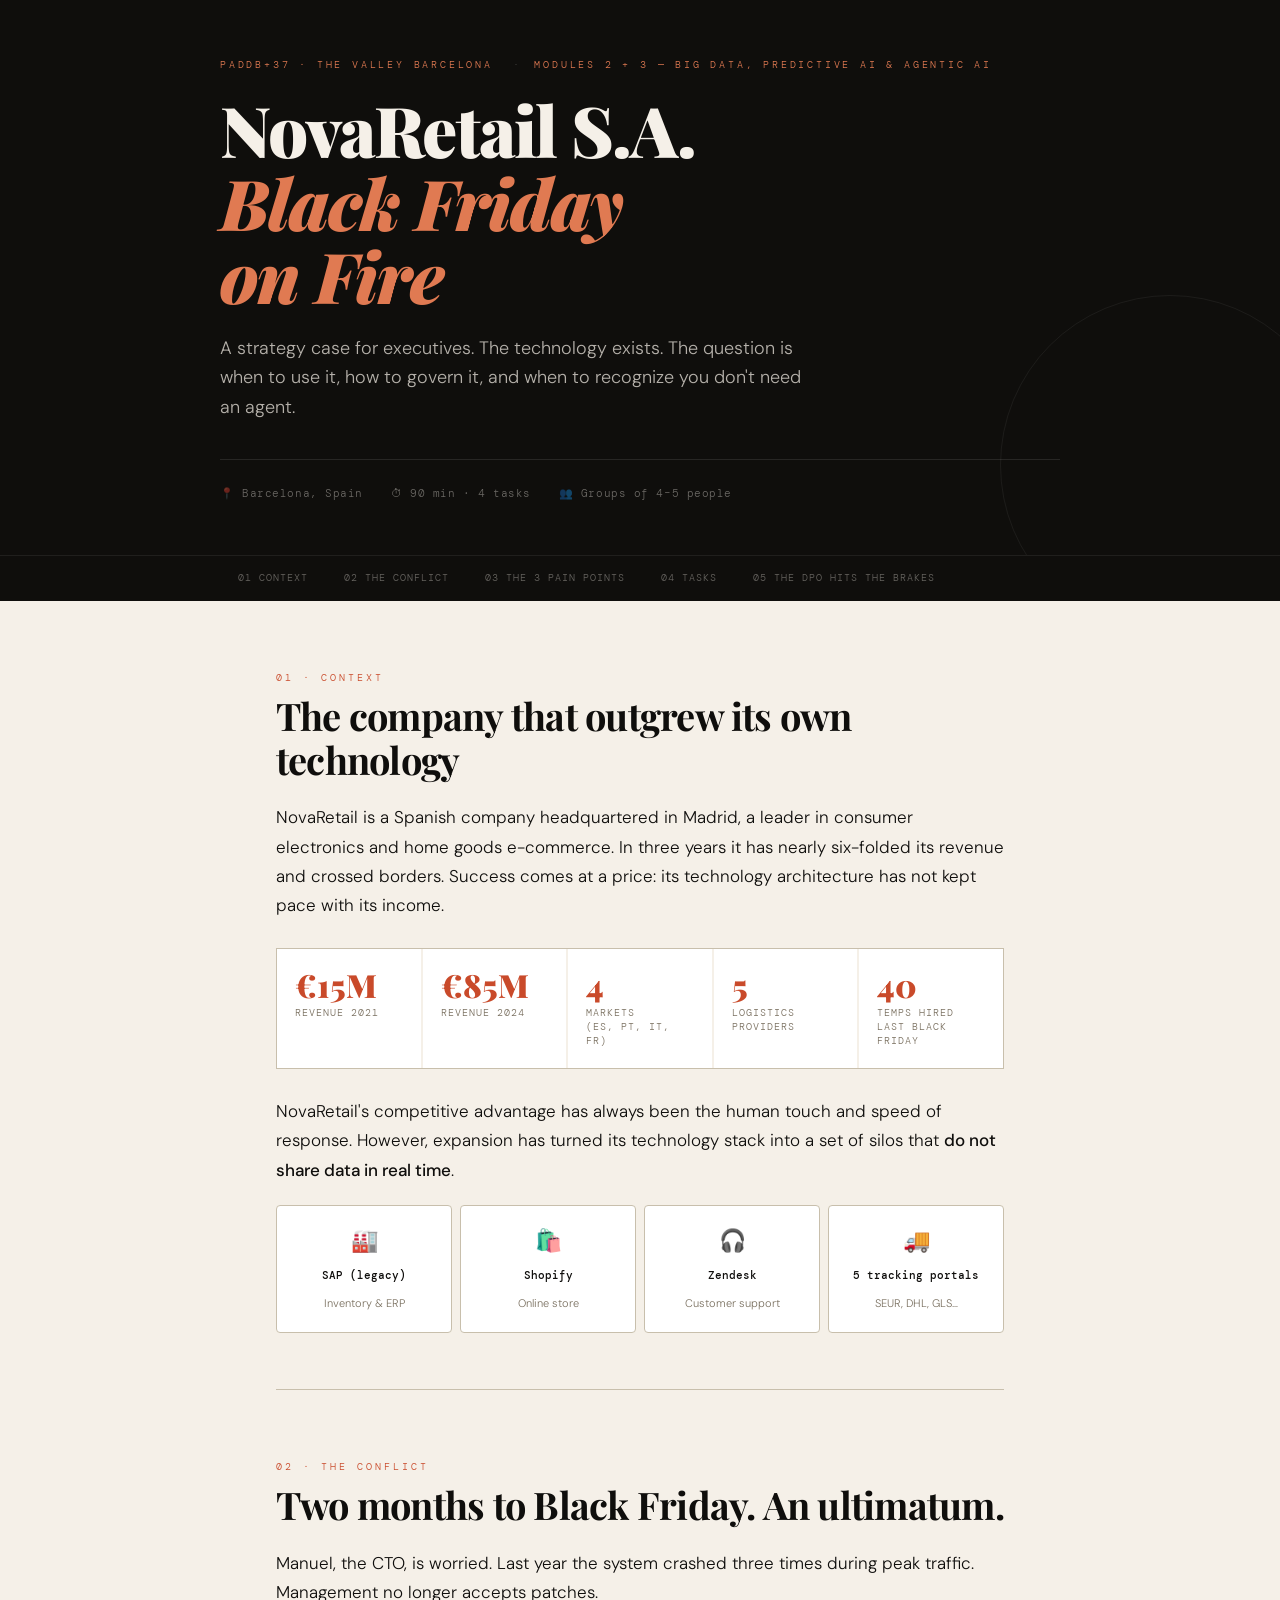
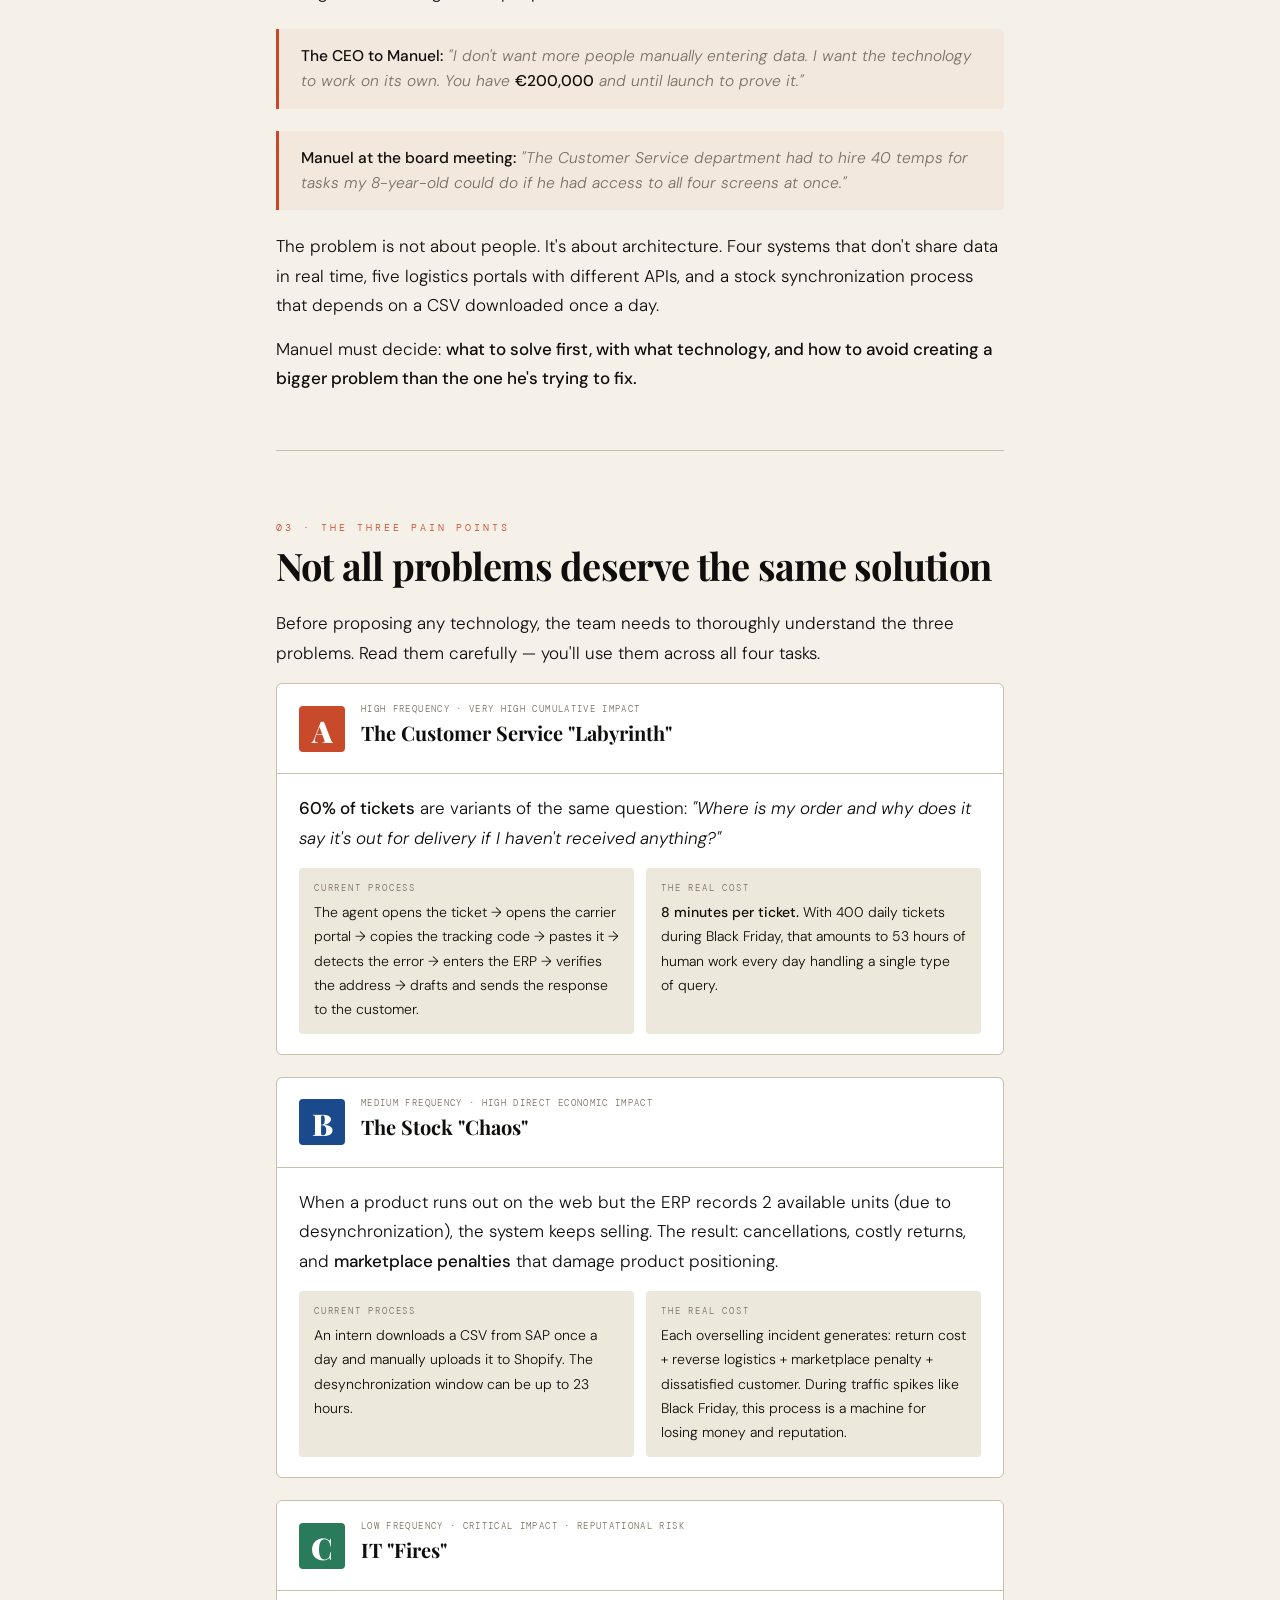
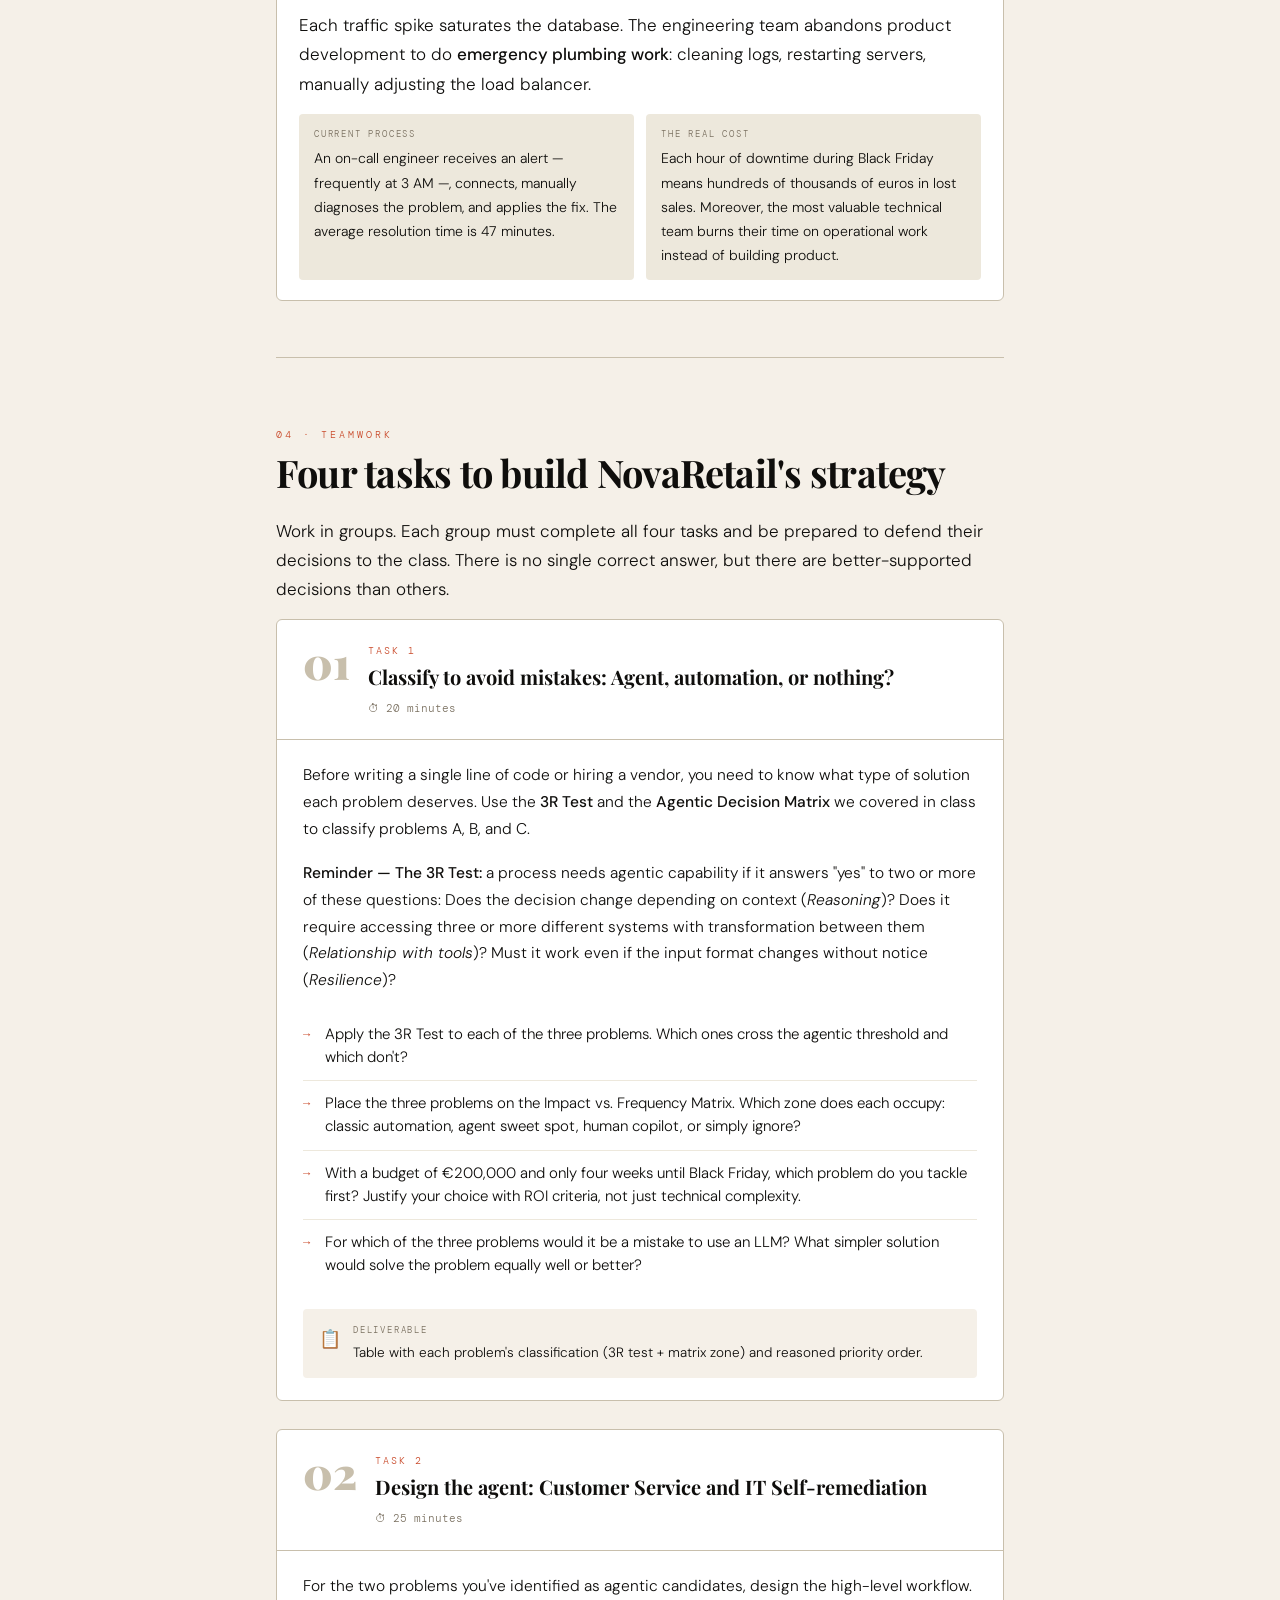
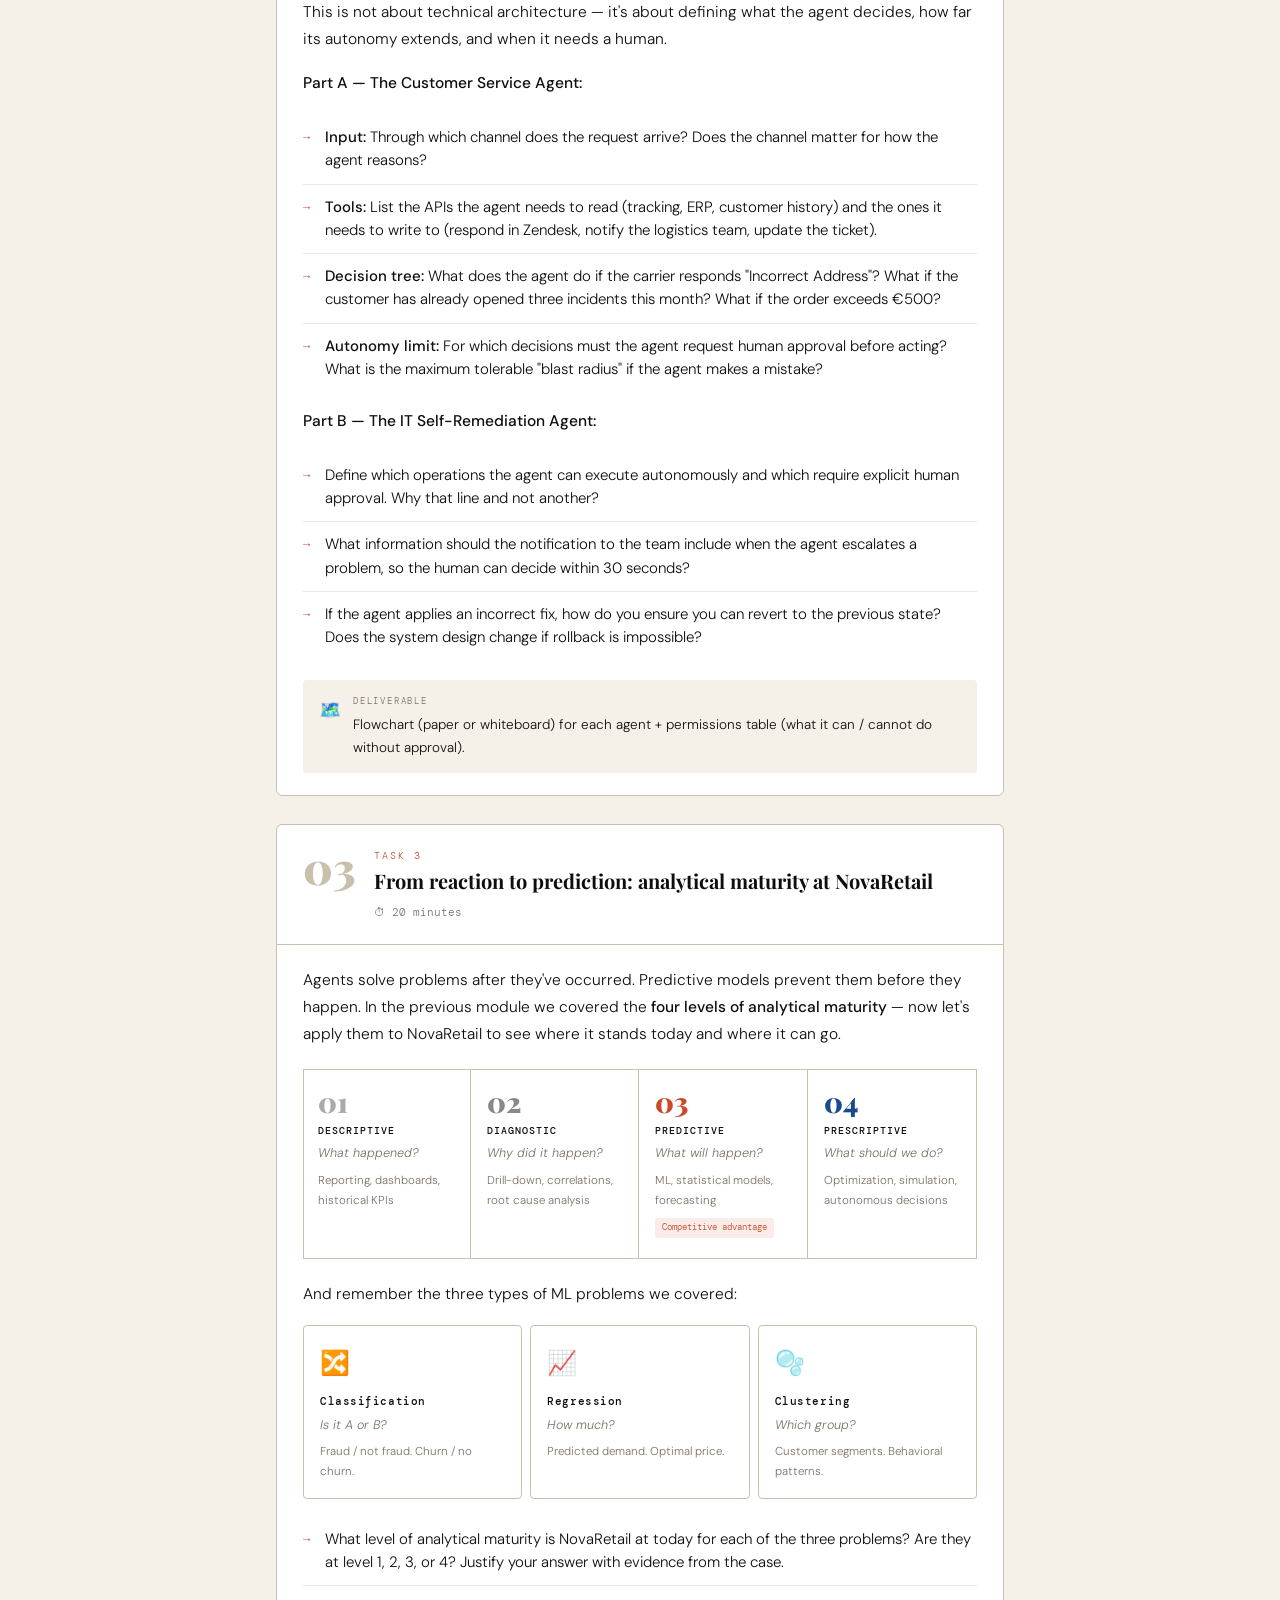
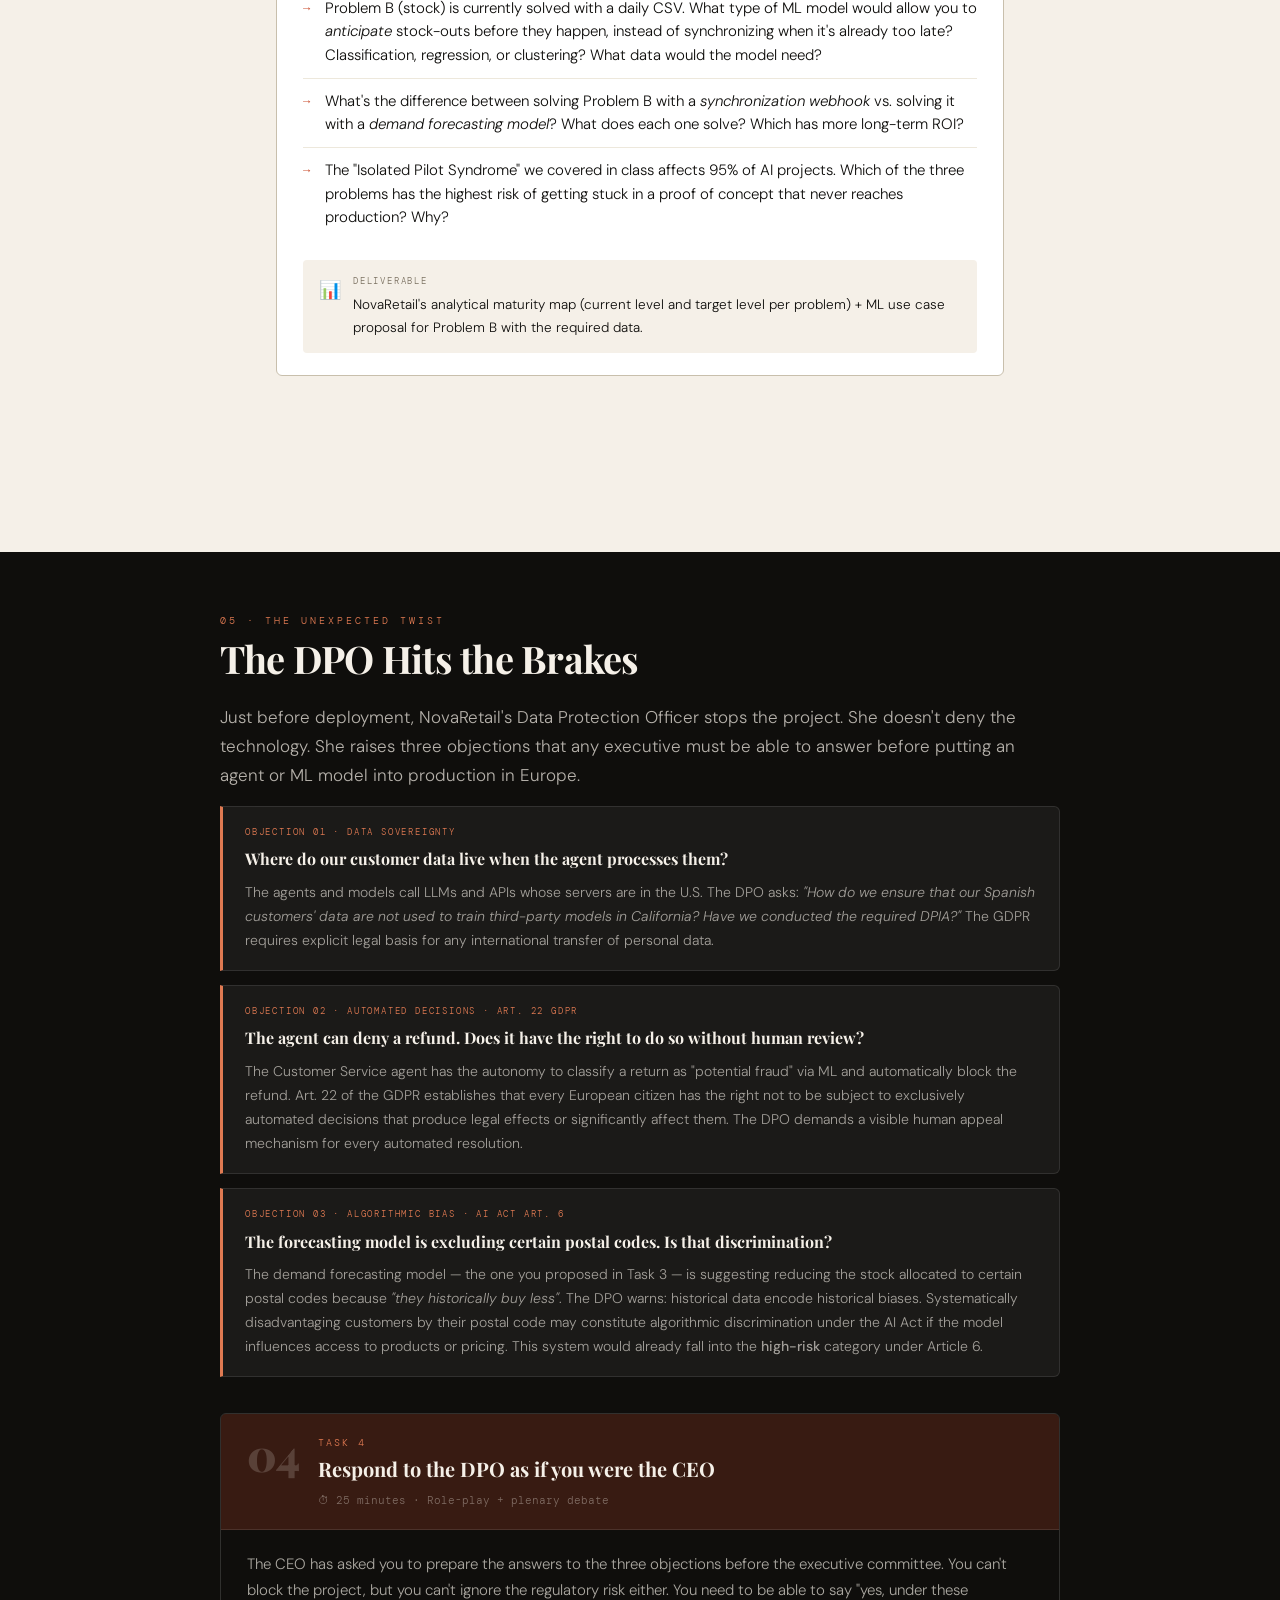
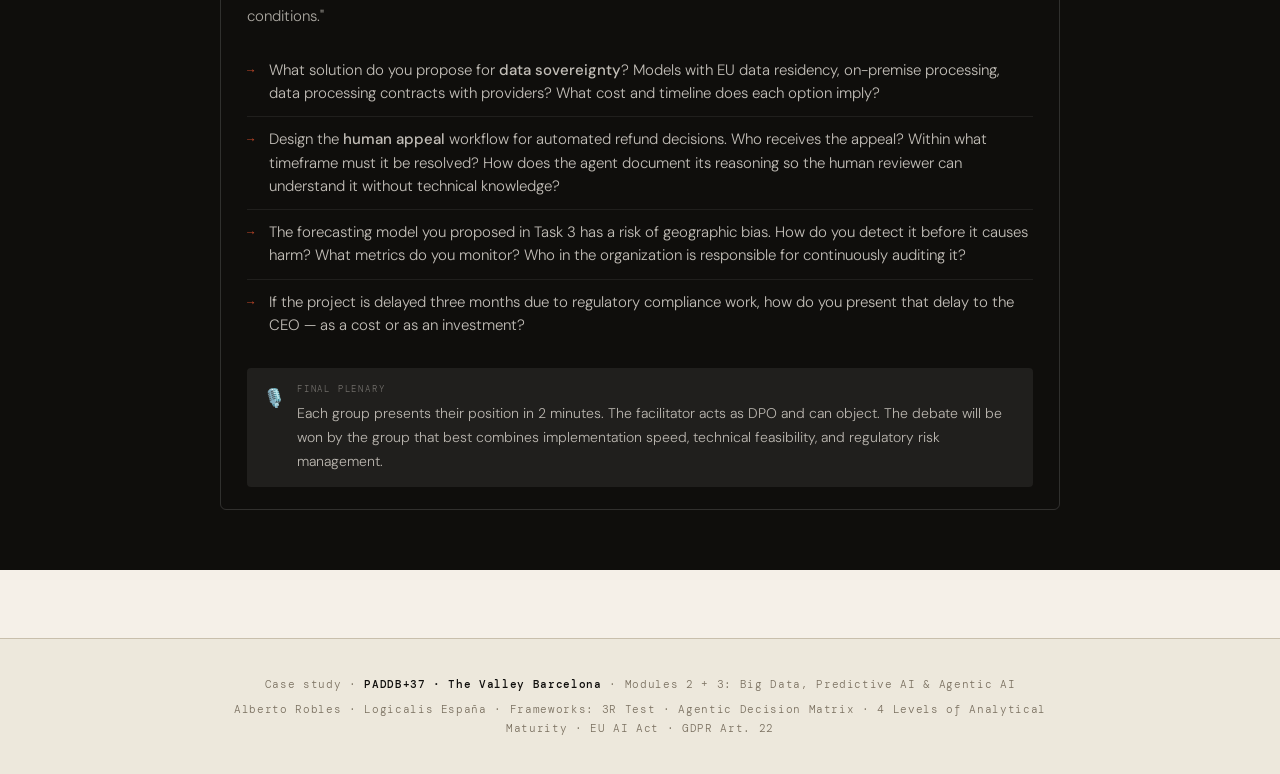
<file: novaretail-case-en.html>
<!DOCTYPE html>
<html lang="en">
<head>
<meta charset="UTF-8">
<meta name="viewport" content="width=device-width, initial-scale=1.0">
<title>NovaRetail S.A. — Case Study · PADDB+37</title>
<link rel="preconnect" href="https://fonts.googleapis.com">
<link rel="preconnect" href="https://fonts.gstatic.com" crossorigin>
<link href="https://fonts.googleapis.com/css2?family=Playfair+Display:ital,wght@0,700;0,900;1,700&family=DM+Sans:wght@300;400;500&family=DM+Mono:wght@400;500&display=swap" rel="stylesheet">
<style>
  :root {
    --ink:      #0f0e0c;
    --paper:    #f5f0e8;
    --paper2:   #ede8dc;
    --rule:     #c8bfac;
    --accent:   #c94a2a;
    --accent2:  #e07a52;
    --muted:    #7a7060;
    --white:    #ffffff;
    --blue:     #1a4a8c;
    --green:    #2a7a5c;

    --serif: 'Playfair Display', Georgia, serif;
    --sans:  'DM Sans', sans-serif;
    --mono:  'DM Mono', monospace;

    --max:      840px;
    --pad:      clamp(20px, 5vw, 56px);
  }

  *, *::before, *::after { box-sizing: border-box; margin: 0; padding: 0; }
  html { scroll-behavior: smooth; font-size: 17px; }
  body {
    background: var(--paper);
    color: var(--ink);
    font-family: var(--sans);
    font-weight: 300;
    line-height: 1.72;
  }

  /* ── MASTHEAD ── */
  .masthead {
    background: var(--ink);
    color: var(--paper);
    padding: 0 var(--pad);
    position: relative;
    overflow: hidden;
  }
  .masthead::after {
    content: '';
    position: absolute;
    bottom: -80px; right: -60px;
    width: 340px; height: 340px;
    border: 1px solid rgba(255,255,255,0.06);
    border-radius: 50%;
    pointer-events: none;
  }
  .masthead-inner {
    max-width: var(--max);
    margin: 0 auto;
    padding: 56px 0 52px;
    position: relative;
    z-index: 1;
  }
  .eyebrow {
    font-family: var(--mono);
    font-size: 10px;
    letter-spacing: 0.28em;
    text-transform: uppercase;
    color: var(--accent2);
    margin-bottom: 20px;
    display: flex;
    gap: 20px;
    flex-wrap: wrap;
  }
  .eyebrow span::before { content: '· '; color: rgba(255,255,255,0.2); margin-right: 4px; }
  .eyebrow span:first-child::before { display: none; }

  h1 {
    font-family: var(--serif);
    font-size: clamp(36px, 7vw, 70px);
    font-weight: 900;
    line-height: 1.04;
    letter-spacing: -0.025em;
    margin-bottom: 22px;
  }
  h1 em { font-style: italic; color: var(--accent2); }

  .lead-hero {
    font-size: 18px;
    line-height: 1.65;
    color: rgba(245,240,232,0.72);
    max-width: 600px;
    font-weight: 300;
  }

  .meta-strip {
    display: flex;
    gap: 28px;
    flex-wrap: wrap;
    margin-top: 36px;
    padding-top: 24px;
    border-top: 1px solid rgba(255,255,255,0.1);
    font-family: var(--mono);
    font-size: 11px;
    color: rgba(245,240,232,0.4);
    letter-spacing: 0.05em;
  }

  /* ── STICKY NAV ── */
  .nav-bar {
    background: var(--ink);
    border-top: 1px solid rgba(255,255,255,0.07);
    padding: 0 var(--pad);
    position: sticky;
    top: 0;
    z-index: 50;
  }
  .nav-inner {
    max-width: var(--max);
    margin: 0 auto;
    display: flex;
    overflow-x: auto;
    scrollbar-width: none;
  }
  .nav-inner::-webkit-scrollbar { display: none; }
  .nav-link {
    font-family: var(--mono);
    font-size: 10px;
    letter-spacing: 0.1em;
    text-transform: uppercase;
    color: rgba(245,240,232,0.38);
    text-decoration: none;
    padding: 13px 18px;
    white-space: nowrap;
    border-bottom: 2px solid transparent;
    transition: color .2s, border-color .2s;
  }
  .nav-link:hover { color: var(--accent2); border-bottom-color: var(--accent2); }

  /* ── PAGE BODY ── */
  .page {
    max-width: var(--max);
    margin: 0 auto;
    padding: 0 var(--pad) 80px;
  }

  section { margin-top: 68px; }

  .s-label {
    font-family: var(--mono);
    font-size: 10px;
    letter-spacing: 0.3em;
    text-transform: uppercase;
    color: var(--accent);
    margin-bottom: 8px;
  }

  h2 {
    font-family: var(--serif);
    font-size: clamp(24px, 4vw, 38px);
    font-weight: 700;
    line-height: 1.15;
    letter-spacing: -0.02em;
    margin-bottom: 22px;
  }

  h3 {
    font-family: var(--serif);
    font-size: 20px;
    font-weight: 700;
    line-height: 1.25;
    margin-bottom: 10px;
  }

  p { margin-bottom: 15px; }
  p:last-child { margin-bottom: 0; }
  strong { font-weight: 500; }

  hr {
    border: none;
    border-top: 1px solid var(--rule);
    margin: 56px 0 0;
  }

  .callout {
    border-left: 3px solid var(--accent);
    padding: 15px 20px 15px 22px;
    background: rgba(201,74,42,0.05);
    border-radius: 0 4px 4px 0;
    margin: 22px 0;
    font-size: 15.5px;
    font-style: italic;
    color: var(--muted);
    line-height: 1.6;
  }
  .callout strong { font-style: normal; color: var(--ink); }

  /* ── FACT ROW ── */
  .facts {
    display: grid;
    grid-template-columns: repeat(auto-fit, minmax(130px, 1fr));
    gap: 2px;
    margin: 28px 0;
    border: 1px solid var(--rule);
  }
  .fact {
    background: var(--white);
    padding: 20px 18px;
  }
  .fact-n {
    font-family: var(--serif);
    font-size: 32px;
    font-weight: 900;
    color: var(--accent);
    line-height: 1;
    margin-bottom: 5px;
  }
  .fact-l {
    font-family: var(--mono);
    font-size: 10px;
    letter-spacing: 0.1em;
    text-transform: uppercase;
    color: var(--muted);
    line-height: 1.4;
  }

  /* ── STACK ── */
  .stack {
    display: grid;
    grid-template-columns: repeat(auto-fit, minmax(120px, 1fr));
    gap: 8px;
    margin: 20px 0;
  }
  .stack-item {
    background: var(--white);
    border: 1px solid var(--rule);
    border-radius: 4px;
    padding: 16px 12px;
    text-align: center;
  }
  .si-icon { font-size: 22px; display: block; margin-bottom: 6px; }
  .si-name { font-family: var(--mono); font-size: 11px; font-weight: 500; display: block; margin-bottom: 2px; }
  .si-desc { font-size: 11px; color: var(--muted); }

  /* ── PAIN POINTS ── */
  .pain {
    border: 1px solid var(--rule);
    border-radius: 6px;
    background: var(--white);
    overflow: hidden;
    margin-bottom: 22px;
  }
  .pain-hd {
    display: flex;
    align-items: center;
    gap: 16px;
    padding: 18px 22px;
    border-bottom: 1px solid var(--rule);
  }
  .pain-letter {
    font-family: var(--serif);
    font-size: 30px;
    font-weight: 900;
    color: var(--white);
    width: 46px; height: 46px;
    border-radius: 4px;
    display: grid;
    place-items: center;
    flex-shrink: 0;
  }
  .pa .pain-letter { background: var(--accent); }
  .pb .pain-letter { background: var(--blue); }
  .pc .pain-letter { background: var(--green); }

  .pain-badge {
    font-family: var(--mono);
    font-size: 9px;
    letter-spacing: 0.15em;
    text-transform: uppercase;
    color: var(--muted);
    margin-bottom: 3px;
  }
  .pain-body { padding: 20px 22px; }

  .pain-cols {
    display: grid;
    grid-template-columns: 1fr 1fr;
    gap: 12px;
    margin-top: 14px;
  }
  @media (max-width: 540px) { .pain-cols { grid-template-columns: 1fr; } }

  .pain-box {
    background: var(--paper2);
    padding: 13px 15px;
    border-radius: 4px;
    font-size: 14px;
  }
  .pb-label {
    font-family: var(--mono);
    font-size: 9px;
    letter-spacing: 0.2em;
    text-transform: uppercase;
    color: var(--muted);
    margin-bottom: 4px;
  }

  /* ── TASK CARDS ── */
  .task {
    border: 1px solid var(--rule);
    border-radius: 6px;
    background: var(--white);
    margin-bottom: 28px;
    overflow: hidden;
  }
  .task-hd {
    display: flex;
    align-items: flex-start;
    gap: 18px;
    padding: 22px 26px;
    border-bottom: 1px solid var(--rule);
  }
  .task-n {
    font-family: var(--serif);
    font-size: 44px;
    font-weight: 900;
    line-height: 1;
    color: var(--rule);
    flex-shrink: 0;
    margin-top: -2px;
  }
  .task-l {
    font-family: var(--mono);
    font-size: 10px;
    letter-spacing: 0.2em;
    text-transform: uppercase;
    color: var(--accent);
    margin-bottom: 4px;
  }
  .task-time {
    font-family: var(--mono);
    font-size: 11px;
    color: var(--muted);
    margin-top: 3px;
  }
  .task-body { padding: 22px 26px; }
  .task-body > p { font-size: 15.5px; margin-bottom: 18px; }

  .qs { list-style: none; }
  .qs li {
    padding: 11px 0 11px 22px;
    border-bottom: 1px solid var(--paper2);
    font-size: 15px;
    line-height: 1.55;
    position: relative;
  }
  .qs li:last-child { border-bottom: none; }
  .qs li::before {
    content: '→';
    position: absolute;
    left: 0;
    color: var(--accent);
    font-family: var(--mono);
    font-size: 12px;
    top: 13px;
  }

  .deliverable {
    display: flex;
    align-items: flex-start;
    gap: 12px;
    margin-top: 20px;
    padding: 14px 16px;
    background: var(--paper);
    border-radius: 4px;
    font-size: 13.5px;
  }
  .d-icon { font-size: 18px; flex-shrink: 0; margin-top: 1px; }
  .d-label {
    font-family: var(--mono);
    font-size: 9px;
    letter-spacing: 0.2em;
    text-transform: uppercase;
    color: var(--muted);
    margin-bottom: 3px;
  }

  /* ── MATURITY LEVELS (Task 3) ── */
  .levels {
    display: grid;
    grid-template-columns: repeat(4, 1fr);
    gap: 2px;
    margin: 22px 0;
    border: 1px solid var(--rule);
  }
  @media (max-width: 600px) { .levels { grid-template-columns: 1fr 1fr; } }

  .level {
    padding: 18px 14px;
    background: var(--white);
    border-right: 1px solid var(--rule);
    position: relative;
  }
  .level:last-child { border-right: none; }

  .lv-num {
    font-family: var(--serif);
    font-size: 28px;
    font-weight: 900;
    line-height: 1;
    margin-bottom: 6px;
  }
  .lv-name {
    font-family: var(--mono);
    font-size: 10px;
    letter-spacing: 0.1em;
    text-transform: uppercase;
    font-weight: 500;
    margin-bottom: 4px;
  }
  .lv-q { font-size: 12.5px; color: var(--muted); font-style: italic; margin-bottom: 6px; }
  .lv-ex { font-size: 11.5px; color: var(--muted); }

  .level:nth-child(1) .lv-num { color: #aaa; }
  .level:nth-child(2) .lv-num { color: #888; }
  .level:nth-child(3) .lv-num { color: var(--accent); }
  .level:nth-child(4) .lv-num { color: var(--blue); }

  .lv-badge {
    display: inline-block;
    font-family: var(--mono);
    font-size: 9px;
    padding: 2px 7px;
    border-radius: 2px;
    margin-top: 8px;
    background: rgba(201,74,42,0.1);
    color: var(--accent);
  }

  /* ── ML TYPES ── */
  .ml-types {
    display: grid;
    grid-template-columns: 1fr 1fr 1fr;
    gap: 8px;
    margin: 18px 0;
  }
  @media (max-width: 500px) { .ml-types { grid-template-columns: 1fr; } }

  .ml-card {
    border: 1px solid var(--rule);
    border-radius: 4px;
    padding: 16px;
    background: var(--white);
    font-size: 13.5px;
  }
  .ml-icon { font-size: 24px; display: block; margin-bottom: 8px; }
  .ml-name { font-family: var(--mono); font-size: 11px; font-weight: 500; letter-spacing: 0.05em; margin-bottom: 4px; }
  .ml-q { font-size: 12px; color: var(--muted); font-style: italic; }

  /* ── DPO SECTION ── */
  .dpo-wrap {
    background: var(--ink);
    color: var(--paper);
    margin: 68px calc(-1 * var(--pad));
    padding: 60px var(--pad);
  }
  .dpo-inner {
    max-width: var(--max);
    margin: 0 auto;
  }
  .dpo-wrap .s-label { color: var(--accent2); }
  .dpo-wrap h2 { color: var(--paper); }
  .dpo-wrap p { color: rgba(245,240,232,0.72); }

  .dpo-obj {
    background: rgba(255,255,255,0.05);
    border: 1px solid rgba(255,255,255,0.1);
    border-left: 3px solid var(--accent2);
    border-radius: 0 6px 6px 0;
    padding: 18px 22px;
    margin-bottom: 14px;
  }
  .dpo-num {
    font-family: var(--mono);
    font-size: 9px;
    letter-spacing: 0.2em;
    text-transform: uppercase;
    color: var(--accent2);
    margin-bottom: 5px;
  }
  .dpo-obj h4 {
    font-family: var(--serif);
    font-size: 16px;
    font-weight: 700;
    color: var(--paper);
    margin-bottom: 7px;
  }
  .dpo-obj p { font-size: 14px; color: rgba(245,240,232,0.62); margin: 0; }

  .dpo-task {
    margin-top: 36px;
    border: 1px solid rgba(255,255,255,0.14);
    border-radius: 6px;
    overflow: hidden;
  }
  .dpo-task-hd {
    background: rgba(201,74,42,0.22);
    border-bottom: 1px solid rgba(255,255,255,0.1);
    display: flex;
    align-items: flex-start;
    gap: 18px;
    padding: 20px 26px;
  }
  .dpo-task-hd .task-n { color: rgba(245,240,232,0.18); }
  .dpo-task-hd .task-l { color: var(--accent2); }
  .dpo-task-hd h3 { color: var(--paper); }
  .dpo-task-hd .task-time { color: rgba(245,240,232,0.38); }

  .dpo-task-body { padding: 22px 26px; }
  .dpo-task-body > p { color: rgba(245,240,232,0.68); font-size: 15px; margin-bottom: 18px; }
  .dpo-task-body .qs li { color: rgba(245,240,232,0.78); border-bottom-color: rgba(255,255,255,0.07); }

  /* ── FOOTER ── */
  footer {
    background: var(--paper2);
    border-top: 1px solid var(--rule);
    padding: 36px var(--pad);
    text-align: center;
  }
  .footer-inner { max-width: var(--max); margin: 0 auto; }
  footer p {
    font-family: var(--mono);
    font-size: 11px;
    color: var(--muted);
    letter-spacing: 0.06em;
    margin: 0 0 6px;
  }
  footer strong { color: var(--ink); }

  /* ── ANIMATIONS ── */
  @keyframes fadeUp {
    from { opacity: 0; transform: translateY(14px); }
    to   { opacity: 1; transform: translateY(0); }
  }
  .masthead-inner > * { opacity: 0; animation: fadeUp .55s forwards; }
  .masthead-inner > *:nth-child(1) { animation-delay: .05s; }
  .masthead-inner > *:nth-child(2) { animation-delay: .15s; }
  .masthead-inner > *:nth-child(3) { animation-delay: .25s; }
  .masthead-inner > *:nth-child(4) { animation-delay: .38s; }

  @media print {
    .nav-bar { display: none; }
    .dpo-wrap { margin: 40px 0; padding: 40px; }
    .pain, .task, .dpo-task { break-inside: avoid; }
  }
</style>
</head>
<body>

<!-- MASTHEAD -->
<header class="masthead">
  <div class="masthead-inner">
    <div class="eyebrow">
      <span>PADDB+37 · The Valley Barcelona</span>
      <span>Modules 2 + 3 — Big Data, Predictive AI &amp; Agentic AI</span>
    </div>
    <h1>NovaRetail S.A.<br><em>Black Friday<br>on Fire</em></h1>
    <p class="lead-hero">A strategy case for executives. The technology exists. The question is when to use it, how to govern it, and when to recognize you don't need an agent.</p>
    <div class="meta-strip">
      <span>📍 Barcelona, Spain</span>
      <span>⏱ 90 min · 4 tasks</span>
      <span>👥 Groups of 4–5 people</span>
    </div>
  </div>
</header>

<!-- NAV -->
<nav class="nav-bar">
  <div class="nav-inner">
    <a class="nav-link" href="#contexto">01 Context</a>
    <a class="nav-link" href="#conflicto">02 The Conflict</a>
    <a class="nav-link" href="#dolores">03 The 3 Pain Points</a>
    <a class="nav-link" href="#tareas">04 Tasks</a>
    <a class="nav-link" href="#dpo">05 The DPO Hits the Brakes</a>
  </div>
</nav>

<main class="page">

  <!-- ══════════════ 01 CONTEXTO ══════════════ -->
  <section id="contexto">
    <div class="s-label">01 · Context</div>
    <h2>The company that outgrew its own technology</h2>

    <p>NovaRetail is a Spanish company headquartered in Madrid, a leader in consumer electronics and home goods e-commerce. In three years it has nearly six-folded its revenue and crossed borders. Success comes at a price: its technology architecture has not kept pace with its income.</p>

    <div class="facts">
      <div class="fact">
        <div class="fact-n">€15M</div>
        <div class="fact-l">Revenue 2021</div>
      </div>
      <div class="fact">
        <div class="fact-n">€85M</div>
        <div class="fact-l">Revenue 2024</div>
      </div>
      <div class="fact">
        <div class="fact-n">4</div>
        <div class="fact-l">Markets<br>(ES, PT, IT, FR)</div>
      </div>
      <div class="fact">
        <div class="fact-n">5</div>
        <div class="fact-l">Logistics<br>providers</div>
      </div>
      <div class="fact">
        <div class="fact-n">40</div>
        <div class="fact-l">Temps hired<br>last Black Friday</div>
      </div>
    </div>

    <p>NovaRetail's competitive advantage has always been the human touch and speed of response. However, expansion has turned its technology stack into a set of silos that <strong>do not share data in real time</strong>.</p>

    <div class="stack">
      <div class="stack-item">
        <span class="si-icon">🏭</span>
        <span class="si-name">SAP (legacy)</span>
        <span class="si-desc">Inventory &amp; ERP</span>
      </div>
      <div class="stack-item">
        <span class="si-icon">🛍️</span>
        <span class="si-name">Shopify</span>
        <span class="si-desc">Online store</span>
      </div>
      <div class="stack-item">
        <span class="si-icon">🎧</span>
        <span class="si-name">Zendesk</span>
        <span class="si-desc">Customer support</span>
      </div>
      <div class="stack-item">
        <span class="si-icon">🚚</span>
        <span class="si-name">5 tracking portals</span>
        <span class="si-desc">SEUR, DHL, GLS…</span>
      </div>
    </div>
  </section>

  <hr>

  <!-- ══════════════ 02 EL CONFLICTO ══════════════ -->
  <section id="conflicto">
    <div class="s-label">02 · The Conflict</div>
    <h2>Two months to Black Friday. An ultimatum.</h2>

    <p>Manuel, the CTO, is worried. Last year the system crashed three times during peak traffic. Management no longer accepts patches.</p>

    <div class="callout">
      <strong>The CEO to Manuel:</strong> "I don't want more people manually entering data. I want the technology to work on its own. You have <strong>€200,000</strong> and until launch to prove it."
    </div>

    <div class="callout">
      <strong>Manuel at the board meeting:</strong> "The Customer Service department had to hire 40 temps for tasks my 8-year-old could do if he had access to all four screens at once."
    </div>

    <p>The problem is not about people. It's about architecture. Four systems that don't share data in real time, five logistics portals with different APIs, and a stock synchronization process that depends on a CSV downloaded once a day.</p>

    <p>Manuel must decide: <strong>what to solve first, with what technology, and how to avoid creating a bigger problem than the one he's trying to fix.</strong></p>
  </section>

  <hr>

  <!-- ══════════════ 03 LOS 3 DOLORES ══════════════ -->
  <section id="dolores">
    <div class="s-label">03 · The Three Pain Points</div>
    <h2>Not all problems deserve the same solution</h2>

    <p>Before proposing any technology, the team needs to thoroughly understand the three problems. Read them carefully — you'll use them across all four tasks.</p>

    <!-- Pain A -->
    <div class="pain pa">
      <div class="pain-hd">
        <div class="pain-letter">A</div>
        <div>
          <div class="pain-badge">High frequency · Very high cumulative impact</div>
          <h3>The Customer Service "Labyrinth"</h3>
        </div>
      </div>
      <div class="pain-body">
        <p><strong>60% of tickets</strong> are variants of the same question: <em>"Where is my order and why does it say it's out for delivery if I haven't received anything?"</em></p>
        <div class="pain-cols">
          <div class="pain-box">
            <div class="pb-label">Current process</div>
            The agent opens the ticket → opens the carrier portal → copies the tracking code → pastes it → detects the error → enters the ERP → verifies the address → drafts and sends the response to the customer.
          </div>
          <div class="pain-box">
            <div class="pb-label">The real cost</div>
            <strong>8 minutes per ticket.</strong> With 400 daily tickets during Black Friday, that amounts to 53 hours of human work every day handling a single type of query.
          </div>
        </div>
      </div>
    </div>

    <!-- Pain B -->
    <div class="pain pb">
      <div class="pain-hd">
        <div class="pain-letter">B</div>
        <div>
          <div class="pain-badge">Medium frequency · High direct economic impact</div>
          <h3>The Stock "Chaos"</h3>
        </div>
      </div>
      <div class="pain-body">
        <p>When a product runs out on the web but the ERP records 2 available units (due to desynchronization), the system keeps selling. The result: cancellations, costly returns, and <strong>marketplace penalties</strong> that damage product positioning.</p>
        <div class="pain-cols">
          <div class="pain-box">
            <div class="pb-label">Current process</div>
            An intern downloads a CSV from SAP once a day and manually uploads it to Shopify. The desynchronization window can be up to 23 hours.
          </div>
          <div class="pain-box">
            <div class="pb-label">The real cost</div>
            Each overselling incident generates: return cost + reverse logistics + marketplace penalty + dissatisfied customer. During traffic spikes like Black Friday, this process is a machine for losing money and reputation.
          </div>
        </div>
      </div>
    </div>

    <!-- Pain C -->
    <div class="pain pc">
      <div class="pain-hd">
        <div class="pain-letter">C</div>
        <div>
          <div class="pain-badge">Low frequency · Critical impact · Reputational risk</div>
          <h3>IT "Fires"</h3>
        </div>
      </div>
      <div class="pain-body">
        <p>Each traffic spike saturates the database. The engineering team abandons product development to do <strong>emergency plumbing work</strong>: cleaning logs, restarting servers, manually adjusting the load balancer.</p>
        <div class="pain-cols">
          <div class="pain-box">
            <div class="pb-label">Current process</div>
            An on-call engineer receives an alert — frequently at 3 AM —, connects, manually diagnoses the problem, and applies the fix. The average resolution time is 47 minutes.
          </div>
          <div class="pain-box">
            <div class="pb-label">The real cost</div>
            Each hour of downtime during Black Friday means hundreds of thousands of euros in lost sales. Moreover, the most valuable technical team burns their time on operational work instead of building product.
          </div>
        </div>
      </div>
    </div>
  </section>

  <hr>

  <!-- ══════════════ 04 TAREAS ══════════════ -->
  <section id="tareas">
    <div class="s-label">04 · Teamwork</div>
    <h2>Four tasks to build NovaRetail's strategy</h2>

    <p>Work in groups. Each group must complete all four tasks and be prepared to defend their decisions to the class. There is no single correct answer, but there are better-supported decisions than others.</p>

    <!-- ─ TAREA 1 ─ -->
    <div class="task">
      <div class="task-hd">
        <div class="task-n">01</div>
        <div>
          <div class="task-l">Task 1</div>
          <h3>Classify to avoid mistakes: Agent, automation, or nothing?</h3>
          <div class="task-time">⏱ 20 minutes</div>
        </div>
      </div>
      <div class="task-body">
        <p>Before writing a single line of code or hiring a vendor, you need to know what type of solution each problem deserves. Use the <strong>3R Test</strong> and the <strong>Agentic Decision Matrix</strong> we covered in class to classify problems A, B, and C.</p>

        <p><strong>Reminder — The 3R Test:</strong> a process needs agentic capability if it answers "yes" to two or more of these questions: Does the decision change depending on context (<em>Reasoning</em>)? Does it require accessing three or more different systems with transformation between them (<em>Relationship with tools</em>)? Must it work even if the input format changes without notice (<em>Resilience</em>)?</p>

        <ul class="qs">
          <li>Apply the 3R Test to each of the three problems. Which ones cross the agentic threshold and which don't?</li>
          <li>Place the three problems on the Impact vs. Frequency Matrix. Which zone does each occupy: classic automation, agent sweet spot, human copilot, or simply ignore?</li>
          <li>With a budget of €200,000 and only four weeks until Black Friday, which problem do you tackle first? Justify your choice with ROI criteria, not just technical complexity.</li>
          <li>For which of the three problems would it be a mistake to use an LLM? What simpler solution would solve the problem equally well or better?</li>
        </ul>

        <div class="deliverable">
          <div class="d-icon">📋</div>
          <div>
            <div class="d-label">Deliverable</div>
            Table with each problem's classification (3R test + matrix zone) and reasoned priority order.
          </div>
        </div>
      </div>
    </div>

    <!-- ─ TAREA 2 ─ -->
    <div class="task">
      <div class="task-hd">
        <div class="task-n">02</div>
        <div>
          <div class="task-l">Task 2</div>
          <h3>Design the agent: Customer Service and IT Self-remediation</h3>
          <div class="task-time">⏱ 25 minutes</div>
        </div>
      </div>
      <div class="task-body">
        <p>For the two problems you've identified as agentic candidates, design the high-level workflow. This is not about technical architecture — it's about defining what the agent decides, how far its autonomy extends, and when it needs a human.</p>

        <p><strong>Part A — The Customer Service Agent:</strong></p>
        <ul class="qs">
          <li><strong>Input:</strong> Through which channel does the request arrive? Does the channel matter for how the agent reasons?</li>
          <li><strong>Tools:</strong> List the APIs the agent needs to read (tracking, ERP, customer history) and the ones it needs to write to (respond in Zendesk, notify the logistics team, update the ticket).</li>
          <li><strong>Decision tree:</strong> What does the agent do if the carrier responds "Incorrect Address"? What if the customer has already opened three incidents this month? What if the order exceeds €500?</li>
          <li><strong>Autonomy limit:</strong> For which decisions must the agent request human approval before acting? What is the maximum tolerable "blast radius" if the agent makes a mistake?</li>
        </ul>

        <p style="margin-top: 16px;"><strong>Part B — The IT Self-Remediation Agent:</strong></p>
        <ul class="qs">
          <li>Define which operations the agent can execute autonomously and which require explicit human approval. Why that line and not another?</li>
          <li>What information should the notification to the team include when the agent escalates a problem, so the human can decide within 30 seconds?</li>
          <li>If the agent applies an incorrect fix, how do you ensure you can revert to the previous state? Does the system design change if rollback is impossible?</li>
        </ul>

        <div class="deliverable">
          <div class="d-icon">🗺️</div>
          <div>
            <div class="d-label">Deliverable</div>
            Flowchart (paper or whiteboard) for each agent + permissions table (what it can / cannot do without approval).
          </div>
        </div>
      </div>
    </div>

    <!-- ─ TAREA 3 ─ -->
    <div class="task">
      <div class="task-hd">
        <div class="task-n">03</div>
        <div>
          <div class="task-l">Task 3</div>
          <h3>From reaction to prediction: analytical maturity at NovaRetail</h3>
          <div class="task-time">⏱ 20 minutes</div>
        </div>
      </div>
      <div class="task-body">
        <p>Agents solve problems after they've occurred. Predictive models prevent them before they happen. In the previous module we covered the <strong>four levels of analytical maturity</strong> — now let's apply them to NovaRetail to see where it stands today and where it can go.</p>

        <div class="levels">
          <div class="level">
            <div class="lv-num">01</div>
            <div class="lv-name">Descriptive</div>
            <div class="lv-q">What happened?</div>
            <div class="lv-ex">Reporting, dashboards, historical KPIs</div>
          </div>
          <div class="level">
            <div class="lv-num">02</div>
            <div class="lv-name">Diagnostic</div>
            <div class="lv-q">Why did it happen?</div>
            <div class="lv-ex">Drill-down, correlations, root cause analysis</div>
          </div>
          <div class="level">
            <div class="lv-num">03</div>
            <div class="lv-name">Predictive</div>
            <div class="lv-q">What will happen?</div>
            <div class="lv-ex">ML, statistical models, forecasting</div>
            <span class="lv-badge">Competitive advantage</span>
          </div>
          <div class="level">
            <div class="lv-num">04</div>
            <div class="lv-name">Prescriptive</div>
            <div class="lv-q">What should we do?</div>
            <div class="lv-ex">Optimization, simulation, autonomous decisions</div>
          </div>
        </div>

        <p>And remember the three types of ML problems we covered:</p>

        <div class="ml-types">
          <div class="ml-card">
            <span class="ml-icon">🔀</span>
            <div class="ml-name">Classification</div>
            <div class="lv-q">Is it A or B?</div>
            <div class="lv-ex" style="margin-top:4px;">Fraud / not fraud. Churn / no churn.</div>
          </div>
          <div class="ml-card">
            <span class="ml-icon">📈</span>
            <div class="ml-name">Regression</div>
            <div class="lv-q">How much?</div>
            <div class="lv-ex" style="margin-top:4px;">Predicted demand. Optimal price.</div>
          </div>
          <div class="ml-card">
            <span class="ml-icon">🫧</span>
            <div class="ml-name">Clustering</div>
            <div class="lv-q">Which group?</div>
            <div class="lv-ex" style="margin-top:4px;">Customer segments. Behavioral patterns.</div>
          </div>
        </div>

        <ul class="qs">
          <li>What level of analytical maturity is NovaRetail at today for each of the three problems? Are they at level 1, 2, 3, or 4? Justify your answer with evidence from the case.</li>
          <li>Problem B (stock) is currently solved with a daily CSV. What type of ML model would allow you to <em>anticipate</em> stock-outs before they happen, instead of synchronizing when it's already too late? Classification, regression, or clustering? What data would the model need?</li>
          <li>What's the difference between solving Problem B with a <em>synchronization webhook</em> vs. solving it with a <em>demand forecasting model</em>? What does each one solve? Which has more long-term ROI?</li>
          <li>The "Isolated Pilot Syndrome" we covered in class affects 95% of AI projects. Which of the three problems has the highest risk of getting stuck in a proof of concept that never reaches production? Why?</li>
        </ul>

        <div class="deliverable">
          <div class="d-icon">📊</div>
          <div>
            <div class="d-label">Deliverable</div>
            NovaRetail's analytical maturity map (current level and target level per problem) + ML use case proposal for Problem B with the required data.
          </div>
        </div>
      </div>
    </div>

  </section>

</main>

<!-- ══════════════ DPO ══════════════ -->
<div class="dpo-wrap" id="dpo">
  <div class="dpo-inner">

    <div class="s-label">05 · The Unexpected Twist</div>
    <h2>The DPO Hits the Brakes</h2>

    <p>Just before deployment, NovaRetail's Data Protection Officer stops the project. She doesn't deny the technology. She raises three objections that any executive must be able to answer before putting an agent or ML model into production in Europe.</p>

    <div class="dpo-obj">
      <div class="dpo-num">Objection 01 · Data Sovereignty</div>
      <h4>Where do our customer data live when the agent processes them?</h4>
      <p>The agents and models call LLMs and APIs whose servers are in the U.S. The DPO asks: <em>"How do we ensure that our Spanish customers' data are not used to train third-party models in California? Have we conducted the required DPIA?"</em> The GDPR requires explicit legal basis for any international transfer of personal data.</p>
    </div>

    <div class="dpo-obj">
      <div class="dpo-num">Objection 02 · Automated Decisions · Art. 22 GDPR</div>
      <h4>The agent can deny a refund. Does it have the right to do so without human review?</h4>
      <p>The Customer Service agent has the autonomy to classify a return as "potential fraud" via ML and automatically block the refund. Art. 22 of the GDPR establishes that every European citizen has the right not to be subject to exclusively automated decisions that produce legal effects or significantly affect them. The DPO demands a visible human appeal mechanism for every automated resolution.</p>
    </div>

    <div class="dpo-obj">
      <div class="dpo-num">Objection 03 · Algorithmic Bias · AI Act Art. 6</div>
      <h4>The forecasting model is excluding certain postal codes. Is that discrimination?</h4>
      <p>The demand forecasting model — the one you proposed in Task 3 — is suggesting reducing the stock allocated to certain postal codes because <em>"they historically buy less"</em>. The DPO warns: historical data encode historical biases. Systematically disadvantaging customers by their postal code may constitute algorithmic discrimination under the AI Act if the model influences access to products or pricing. This system would already fall into the <strong>high-risk</strong> category under Article 6.</p>
    </div>

    <!-- TAREA 4 -->
    <div class="dpo-task">
      <div class="dpo-task-hd">
        <div class="task-n">04</div>
        <div>
          <div class="task-l">Task 4</div>
          <h3>Respond to the DPO as if you were the CEO</h3>
          <div class="task-time">⏱ 25 minutes · Role-play + plenary debate</div>
        </div>
      </div>
      <div class="dpo-task-body">
        <p>The CEO has asked you to prepare the answers to the three objections before the executive committee. You can't block the project, but you can't ignore the regulatory risk either. You need to be able to say "yes, under these conditions."</p>

        <ul class="qs">
          <li>What solution do you propose for <strong>data sovereignty</strong>? Models with EU data residency, on-premise processing, data processing contracts with providers? What cost and timeline does each option imply?</li>
          <li>Design the <strong>human appeal</strong> workflow for automated refund decisions. Who receives the appeal? Within what timeframe must it be resolved? How does the agent document its reasoning so the human reviewer can understand it without technical knowledge?</li>
          <li>The forecasting model you proposed in Task 3 has a risk of geographic bias. How do you detect it before it causes harm? What metrics do you monitor? Who in the organization is responsible for continuously auditing it?</li>
          <li>If the project is delayed three months due to regulatory compliance work, how do you present that delay to the CEO — as a cost or as an investment?</li>
        </ul>

        <div class="deliverable" style="background: rgba(255,255,255,0.07); border-radius: 4px; margin-top: 20px;">
          <div class="d-icon">🎙️</div>
          <div>
            <div class="d-label" style="color: rgba(245,240,232,0.38);">Final plenary</div>
            <span style="color: rgba(245,240,232,0.72); font-size: 14px;">Each group presents their position in 2 minutes. The facilitator acts as DPO and can object. The debate will be won by the group that best combines implementation speed, technical feasibility, and regulatory risk management.</span>
          </div>
        </div>
      </div>
    </div>

  </div>
</div>

<footer>
  <div class="footer-inner">
    <p>Case study · <strong>PADDB+37 · The Valley Barcelona</strong> · Modules 2 + 3: Big Data, Predictive AI &amp; Agentic AI</p>
    <p>Alberto Robles · Logicalis España · Frameworks: 3R Test · Agentic Decision Matrix · 4 Levels of Analytical Maturity · EU AI Act · GDPR Art. 22</p>
  </div>
</footer>

</body>
</html>
</file>
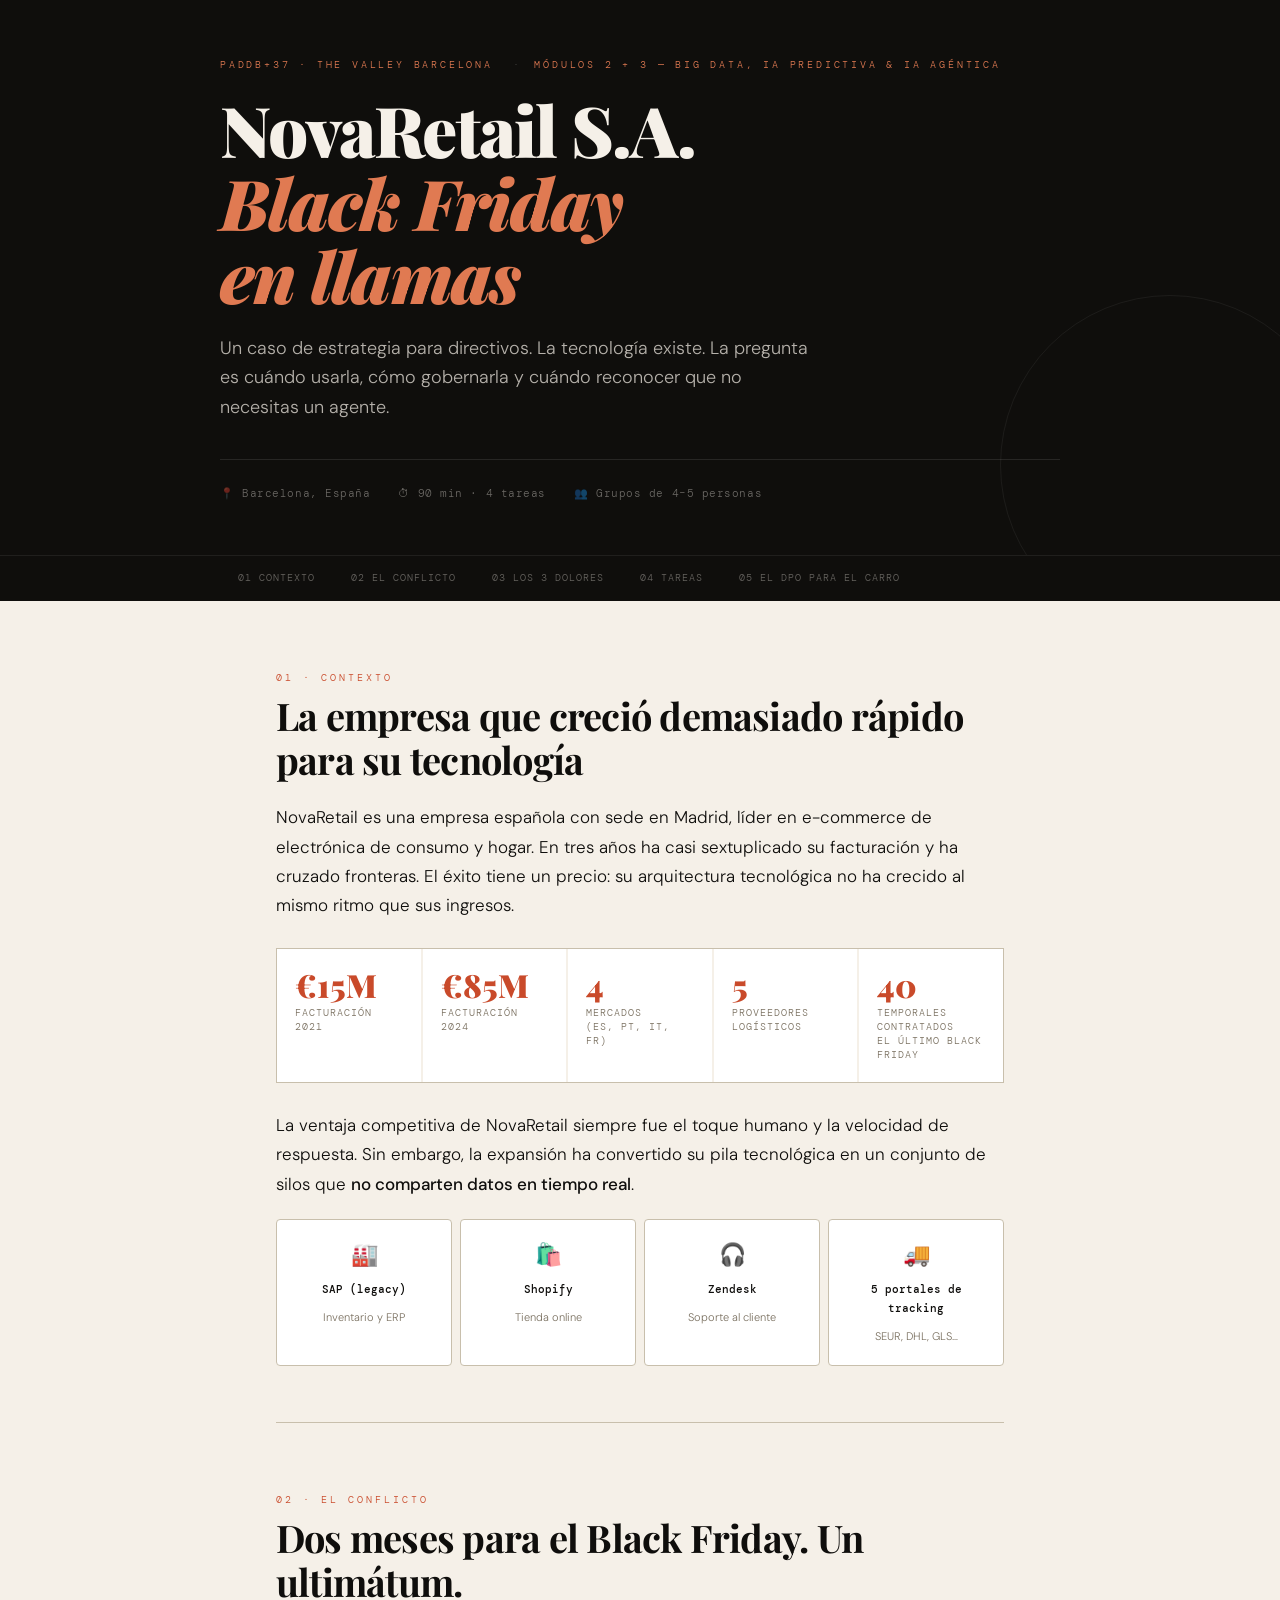
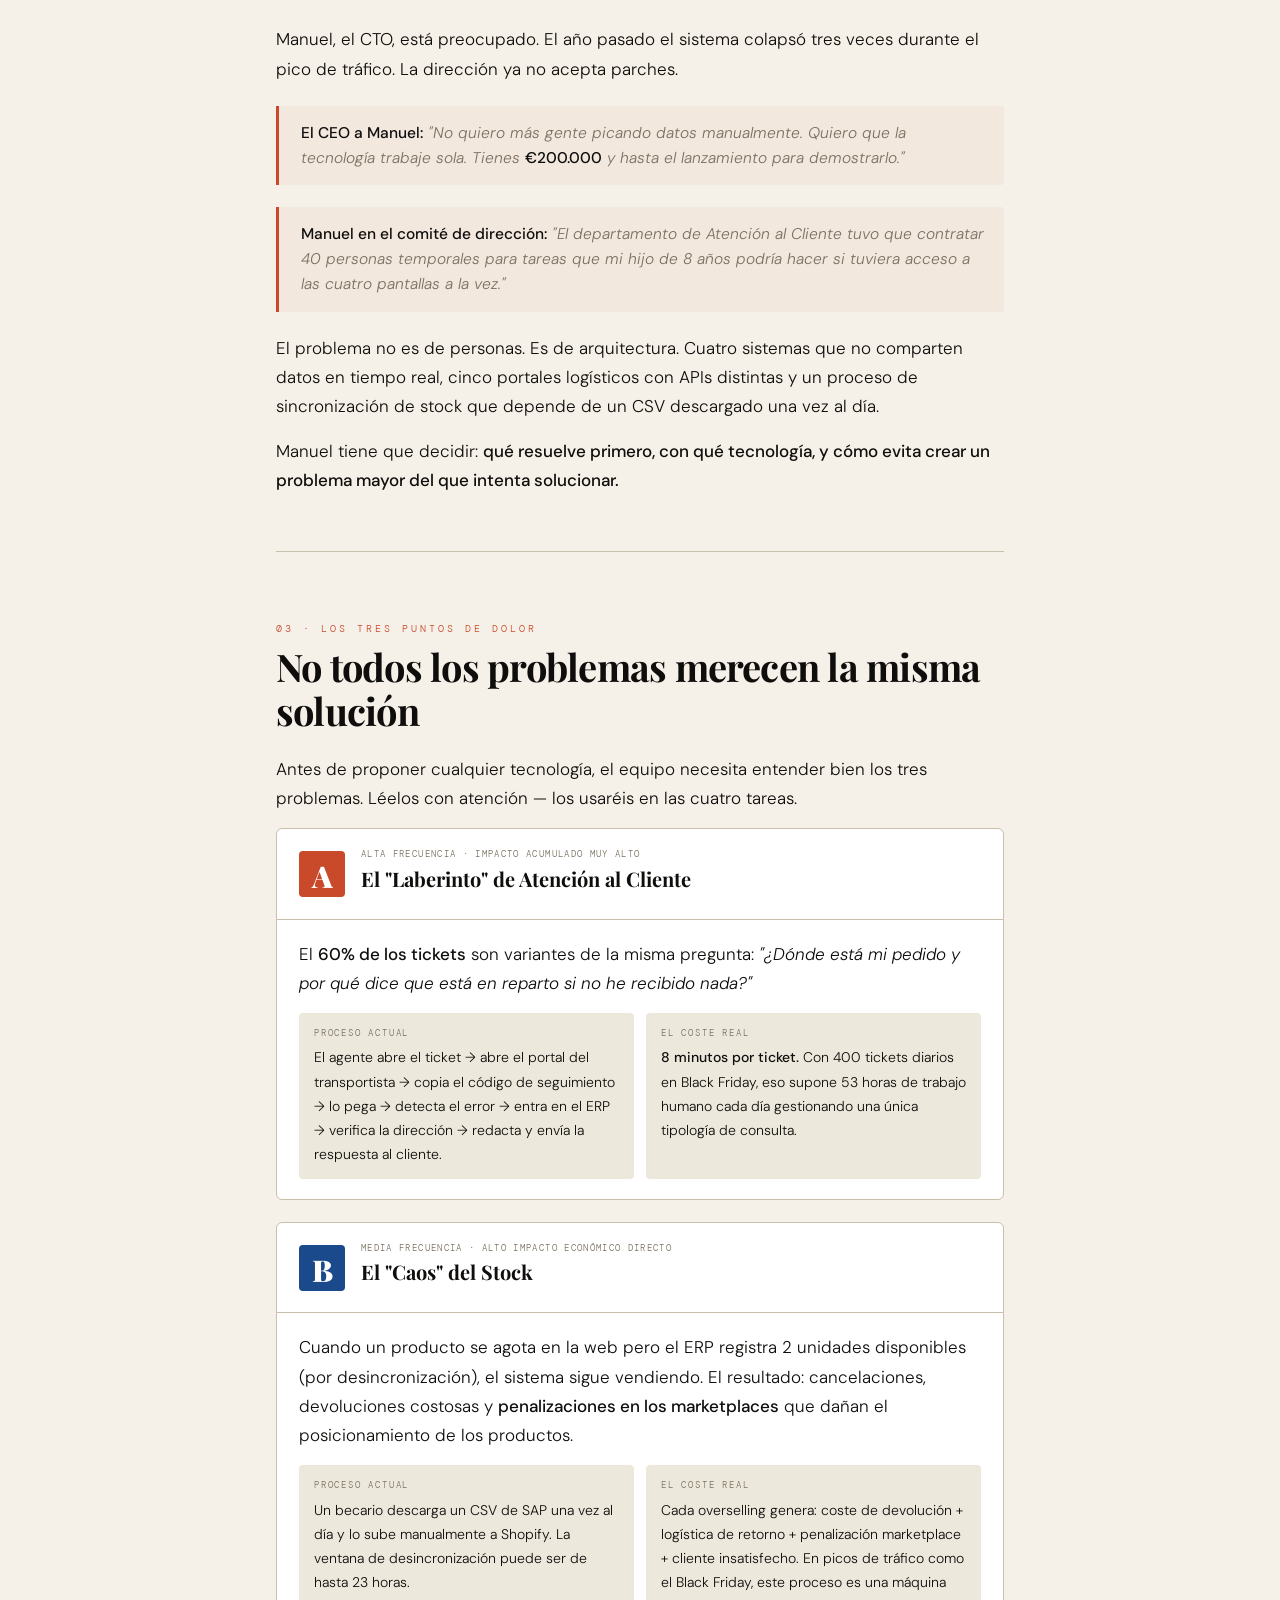
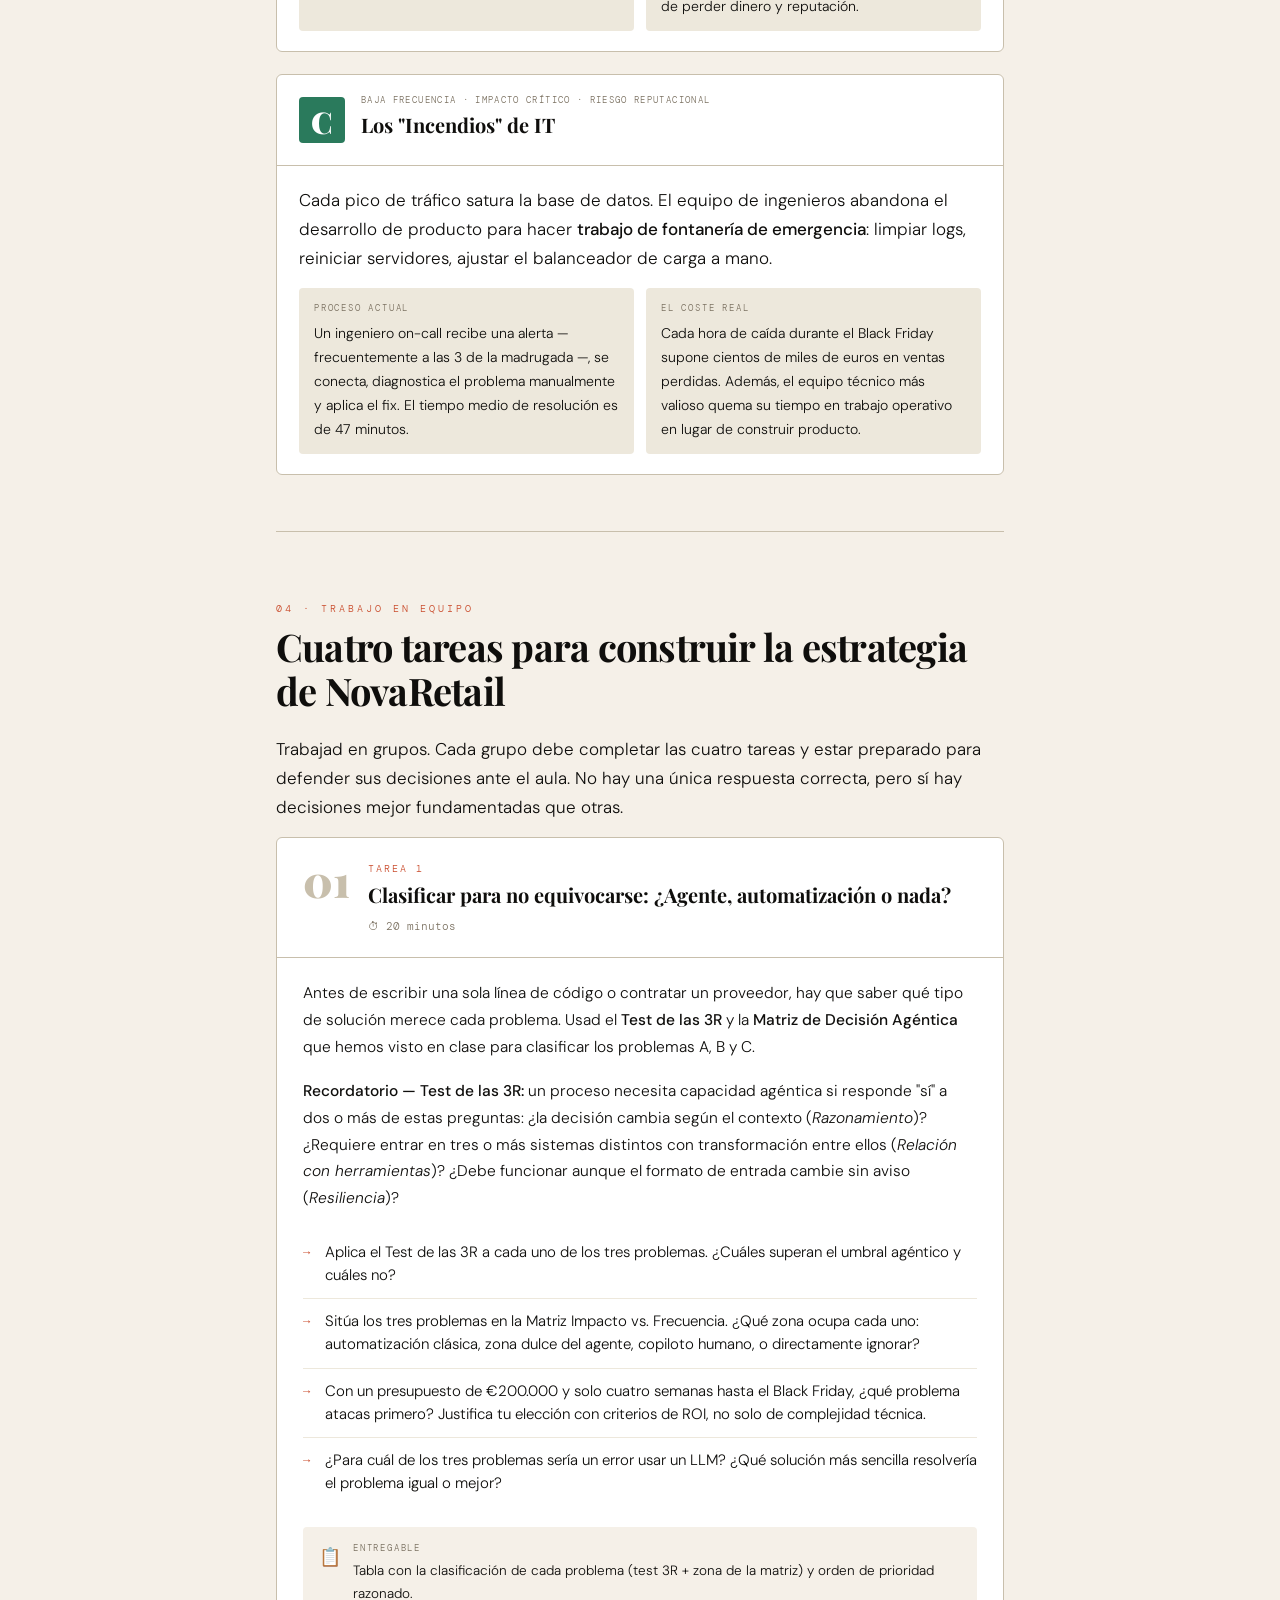
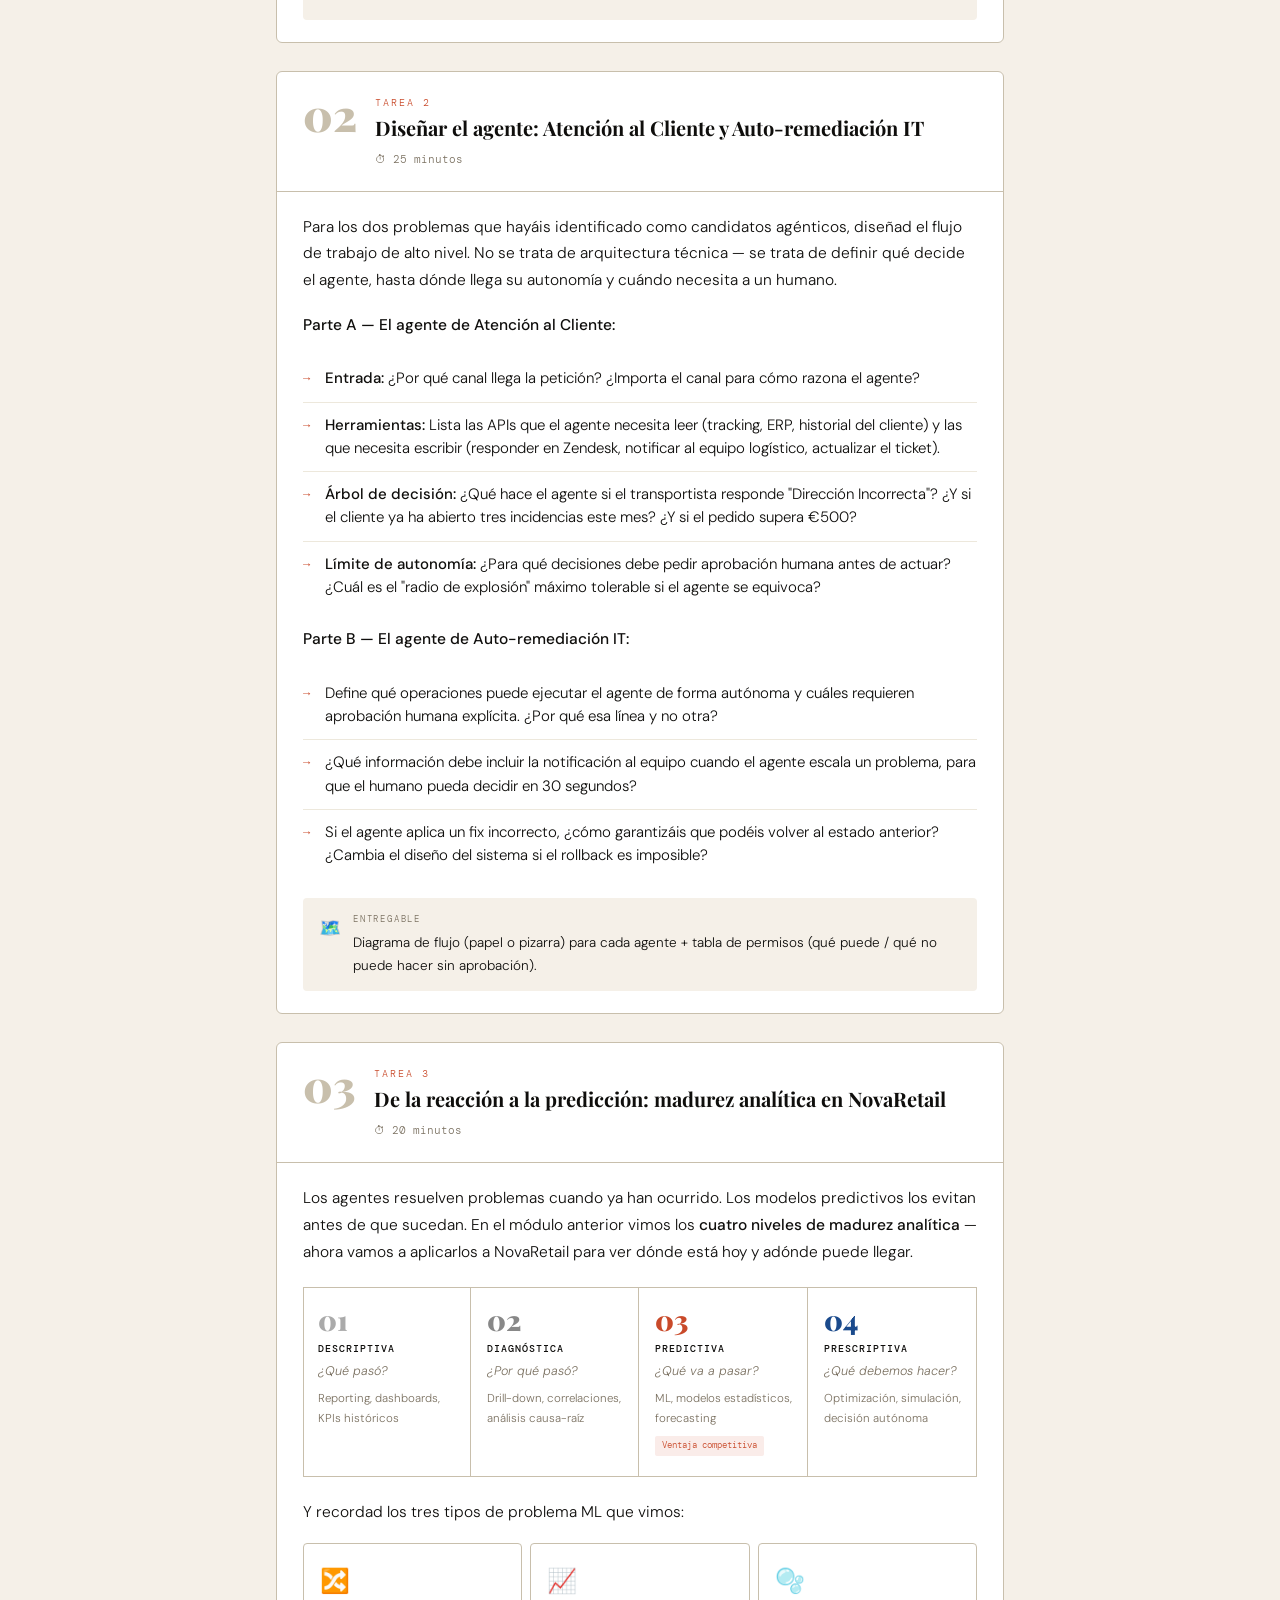
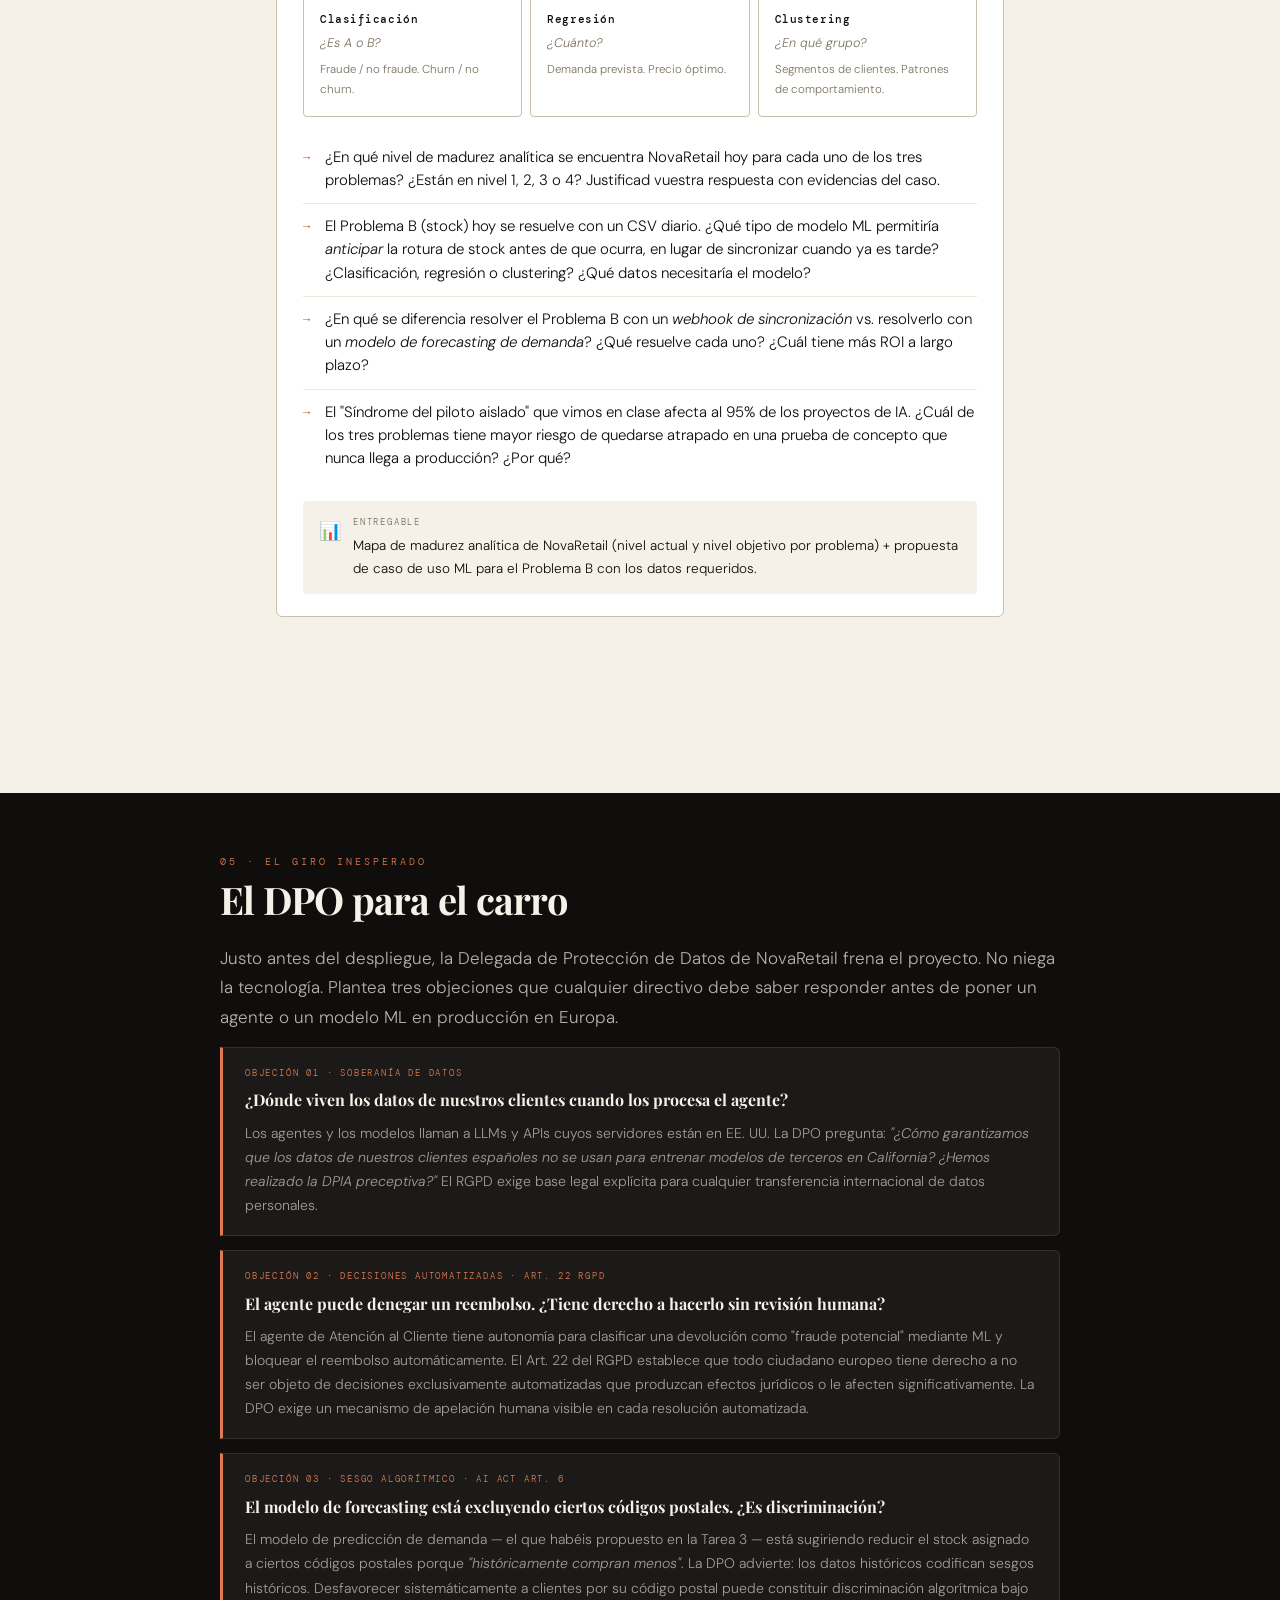
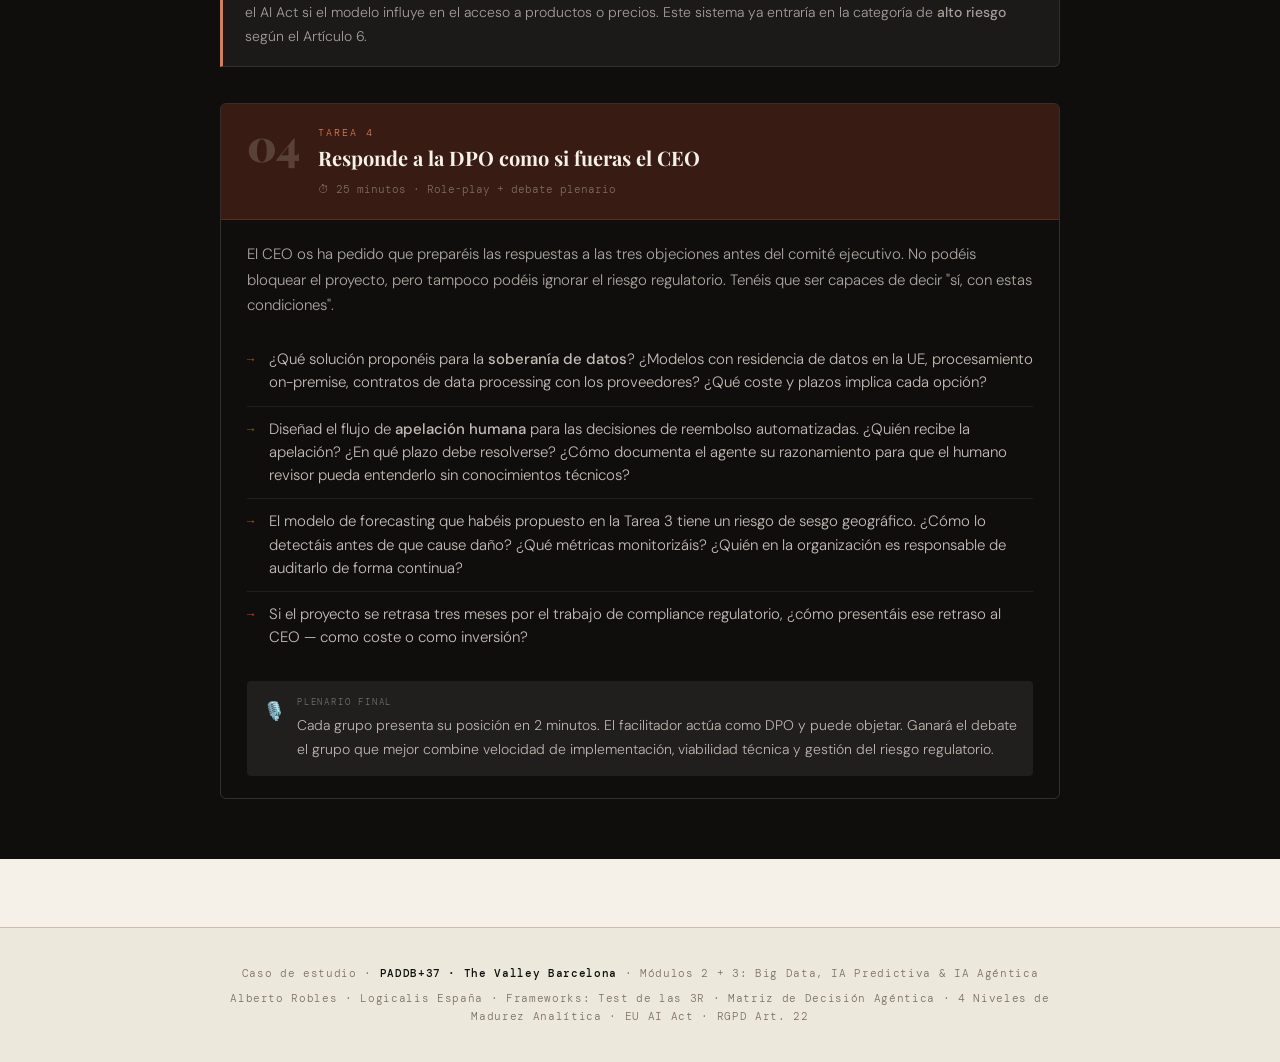
<file: novaretail-caso.html>
<!DOCTYPE html>
<html lang="es">
<head>
<meta charset="UTF-8">
<meta name="viewport" content="width=device-width, initial-scale=1.0">
<title>NovaRetail S.A. — Caso de Estudio · PADDB+37</title>
<link rel="preconnect" href="https://fonts.googleapis.com">
<link rel="preconnect" href="https://fonts.gstatic.com" crossorigin>
<link href="https://fonts.googleapis.com/css2?family=Playfair+Display:ital,wght@0,700;0,900;1,700&family=DM+Sans:wght@300;400;500&family=DM+Mono:wght@400;500&display=swap" rel="stylesheet">
<style>
  :root {
    --ink:      #0f0e0c;
    --paper:    #f5f0e8;
    --paper2:   #ede8dc;
    --rule:     #c8bfac;
    --accent:   #c94a2a;
    --accent2:  #e07a52;
    --muted:    #7a7060;
    --white:    #ffffff;
    --blue:     #1a4a8c;
    --green:    #2a7a5c;

    --serif: 'Playfair Display', Georgia, serif;
    --sans:  'DM Sans', sans-serif;
    --mono:  'DM Mono', monospace;

    --max:      840px;
    --pad:      clamp(20px, 5vw, 56px);
  }

  *, *::before, *::after { box-sizing: border-box; margin: 0; padding: 0; }
  html { scroll-behavior: smooth; font-size: 17px; }
  body {
    background: var(--paper);
    color: var(--ink);
    font-family: var(--sans);
    font-weight: 300;
    line-height: 1.72;
  }

  /* ── MASTHEAD ── */
  .masthead {
    background: var(--ink);
    color: var(--paper);
    padding: 0 var(--pad);
    position: relative;
    overflow: hidden;
  }
  .masthead::after {
    content: '';
    position: absolute;
    bottom: -80px; right: -60px;
    width: 340px; height: 340px;
    border: 1px solid rgba(255,255,255,0.06);
    border-radius: 50%;
    pointer-events: none;
  }
  .masthead-inner {
    max-width: var(--max);
    margin: 0 auto;
    padding: 56px 0 52px;
    position: relative;
    z-index: 1;
  }
  .eyebrow {
    font-family: var(--mono);
    font-size: 10px;
    letter-spacing: 0.28em;
    text-transform: uppercase;
    color: var(--accent2);
    margin-bottom: 20px;
    display: flex;
    gap: 20px;
    flex-wrap: wrap;
  }
  .eyebrow span::before { content: '· '; color: rgba(255,255,255,0.2); margin-right: 4px; }
  .eyebrow span:first-child::before { display: none; }

  h1 {
    font-family: var(--serif);
    font-size: clamp(36px, 7vw, 70px);
    font-weight: 900;
    line-height: 1.04;
    letter-spacing: -0.025em;
    margin-bottom: 22px;
  }
  h1 em { font-style: italic; color: var(--accent2); }

  .lead-hero {
    font-size: 18px;
    line-height: 1.65;
    color: rgba(245,240,232,0.72);
    max-width: 600px;
    font-weight: 300;
  }

  .meta-strip {
    display: flex;
    gap: 28px;
    flex-wrap: wrap;
    margin-top: 36px;
    padding-top: 24px;
    border-top: 1px solid rgba(255,255,255,0.1);
    font-family: var(--mono);
    font-size: 11px;
    color: rgba(245,240,232,0.4);
    letter-spacing: 0.05em;
  }

  /* ── STICKY NAV ── */
  .nav-bar {
    background: var(--ink);
    border-top: 1px solid rgba(255,255,255,0.07);
    padding: 0 var(--pad);
    position: sticky;
    top: 0;
    z-index: 50;
  }
  .nav-inner {
    max-width: var(--max);
    margin: 0 auto;
    display: flex;
    overflow-x: auto;
    scrollbar-width: none;
  }
  .nav-inner::-webkit-scrollbar { display: none; }
  .nav-link {
    font-family: var(--mono);
    font-size: 10px;
    letter-spacing: 0.1em;
    text-transform: uppercase;
    color: rgba(245,240,232,0.38);
    text-decoration: none;
    padding: 13px 18px;
    white-space: nowrap;
    border-bottom: 2px solid transparent;
    transition: color .2s, border-color .2s;
  }
  .nav-link:hover { color: var(--accent2); border-bottom-color: var(--accent2); }

  /* ── PAGE BODY ── */
  .page {
    max-width: var(--max);
    margin: 0 auto;
    padding: 0 var(--pad) 80px;
  }

  section { margin-top: 68px; }

  .s-label {
    font-family: var(--mono);
    font-size: 10px;
    letter-spacing: 0.3em;
    text-transform: uppercase;
    color: var(--accent);
    margin-bottom: 8px;
  }

  h2 {
    font-family: var(--serif);
    font-size: clamp(24px, 4vw, 38px);
    font-weight: 700;
    line-height: 1.15;
    letter-spacing: -0.02em;
    margin-bottom: 22px;
  }

  h3 {
    font-family: var(--serif);
    font-size: 20px;
    font-weight: 700;
    line-height: 1.25;
    margin-bottom: 10px;
  }

  p { margin-bottom: 15px; }
  p:last-child { margin-bottom: 0; }
  strong { font-weight: 500; }

  hr {
    border: none;
    border-top: 1px solid var(--rule);
    margin: 56px 0 0;
  }

  .callout {
    border-left: 3px solid var(--accent);
    padding: 15px 20px 15px 22px;
    background: rgba(201,74,42,0.05);
    border-radius: 0 4px 4px 0;
    margin: 22px 0;
    font-size: 15.5px;
    font-style: italic;
    color: var(--muted);
    line-height: 1.6;
  }
  .callout strong { font-style: normal; color: var(--ink); }

  /* ── FACT ROW ── */
  .facts {
    display: grid;
    grid-template-columns: repeat(auto-fit, minmax(130px, 1fr));
    gap: 2px;
    margin: 28px 0;
    border: 1px solid var(--rule);
  }
  .fact {
    background: var(--white);
    padding: 20px 18px;
  }
  .fact-n {
    font-family: var(--serif);
    font-size: 32px;
    font-weight: 900;
    color: var(--accent);
    line-height: 1;
    margin-bottom: 5px;
  }
  .fact-l {
    font-family: var(--mono);
    font-size: 10px;
    letter-spacing: 0.1em;
    text-transform: uppercase;
    color: var(--muted);
    line-height: 1.4;
  }

  /* ── STACK ── */
  .stack {
    display: grid;
    grid-template-columns: repeat(auto-fit, minmax(120px, 1fr));
    gap: 8px;
    margin: 20px 0;
  }
  .stack-item {
    background: var(--white);
    border: 1px solid var(--rule);
    border-radius: 4px;
    padding: 16px 12px;
    text-align: center;
  }
  .si-icon { font-size: 22px; display: block; margin-bottom: 6px; }
  .si-name { font-family: var(--mono); font-size: 11px; font-weight: 500; display: block; margin-bottom: 2px; }
  .si-desc { font-size: 11px; color: var(--muted); }

  /* ── PAIN POINTS ── */
  .pain {
    border: 1px solid var(--rule);
    border-radius: 6px;
    background: var(--white);
    overflow: hidden;
    margin-bottom: 22px;
  }
  .pain-hd {
    display: flex;
    align-items: center;
    gap: 16px;
    padding: 18px 22px;
    border-bottom: 1px solid var(--rule);
  }
  .pain-letter {
    font-family: var(--serif);
    font-size: 30px;
    font-weight: 900;
    color: var(--white);
    width: 46px; height: 46px;
    border-radius: 4px;
    display: grid;
    place-items: center;
    flex-shrink: 0;
  }
  .pa .pain-letter { background: var(--accent); }
  .pb .pain-letter { background: var(--blue); }
  .pc .pain-letter { background: var(--green); }

  .pain-badge {
    font-family: var(--mono);
    font-size: 9px;
    letter-spacing: 0.15em;
    text-transform: uppercase;
    color: var(--muted);
    margin-bottom: 3px;
  }
  .pain-body { padding: 20px 22px; }

  .pain-cols {
    display: grid;
    grid-template-columns: 1fr 1fr;
    gap: 12px;
    margin-top: 14px;
  }
  @media (max-width: 540px) { .pain-cols { grid-template-columns: 1fr; } }

  .pain-box {
    background: var(--paper2);
    padding: 13px 15px;
    border-radius: 4px;
    font-size: 14px;
  }
  .pb-label {
    font-family: var(--mono);
    font-size: 9px;
    letter-spacing: 0.2em;
    text-transform: uppercase;
    color: var(--muted);
    margin-bottom: 4px;
  }

  /* ── TASK CARDS ── */
  .task {
    border: 1px solid var(--rule);
    border-radius: 6px;
    background: var(--white);
    margin-bottom: 28px;
    overflow: hidden;
  }
  .task-hd {
    display: flex;
    align-items: flex-start;
    gap: 18px;
    padding: 22px 26px;
    border-bottom: 1px solid var(--rule);
  }
  .task-n {
    font-family: var(--serif);
    font-size: 44px;
    font-weight: 900;
    line-height: 1;
    color: var(--rule);
    flex-shrink: 0;
    margin-top: -2px;
  }
  .task-l {
    font-family: var(--mono);
    font-size: 10px;
    letter-spacing: 0.2em;
    text-transform: uppercase;
    color: var(--accent);
    margin-bottom: 4px;
  }
  .task-time {
    font-family: var(--mono);
    font-size: 11px;
    color: var(--muted);
    margin-top: 3px;
  }
  .task-body { padding: 22px 26px; }
  .task-body > p { font-size: 15.5px; margin-bottom: 18px; }

  .qs { list-style: none; }
  .qs li {
    padding: 11px 0 11px 22px;
    border-bottom: 1px solid var(--paper2);
    font-size: 15px;
    line-height: 1.55;
    position: relative;
  }
  .qs li:last-child { border-bottom: none; }
  .qs li::before {
    content: '→';
    position: absolute;
    left: 0;
    color: var(--accent);
    font-family: var(--mono);
    font-size: 12px;
    top: 13px;
  }

  .deliverable {
    display: flex;
    align-items: flex-start;
    gap: 12px;
    margin-top: 20px;
    padding: 14px 16px;
    background: var(--paper);
    border-radius: 4px;
    font-size: 13.5px;
  }
  .d-icon { font-size: 18px; flex-shrink: 0; margin-top: 1px; }
  .d-label {
    font-family: var(--mono);
    font-size: 9px;
    letter-spacing: 0.2em;
    text-transform: uppercase;
    color: var(--muted);
    margin-bottom: 3px;
  }

  /* ── MATURITY LEVELS (Task 3) ── */
  .levels {
    display: grid;
    grid-template-columns: repeat(4, 1fr);
    gap: 2px;
    margin: 22px 0;
    border: 1px solid var(--rule);
  }
  @media (max-width: 600px) { .levels { grid-template-columns: 1fr 1fr; } }

  .level {
    padding: 18px 14px;
    background: var(--white);
    border-right: 1px solid var(--rule);
    position: relative;
  }
  .level:last-child { border-right: none; }

  .lv-num {
    font-family: var(--serif);
    font-size: 28px;
    font-weight: 900;
    line-height: 1;
    margin-bottom: 6px;
  }
  .lv-name {
    font-family: var(--mono);
    font-size: 10px;
    letter-spacing: 0.1em;
    text-transform: uppercase;
    font-weight: 500;
    margin-bottom: 4px;
  }
  .lv-q { font-size: 12.5px; color: var(--muted); font-style: italic; margin-bottom: 6px; }
  .lv-ex { font-size: 11.5px; color: var(--muted); }

  .level:nth-child(1) .lv-num { color: #aaa; }
  .level:nth-child(2) .lv-num { color: #888; }
  .level:nth-child(3) .lv-num { color: var(--accent); }
  .level:nth-child(4) .lv-num { color: var(--blue); }

  .lv-badge {
    display: inline-block;
    font-family: var(--mono);
    font-size: 9px;
    padding: 2px 7px;
    border-radius: 2px;
    margin-top: 8px;
    background: rgba(201,74,42,0.1);
    color: var(--accent);
  }

  /* ── ML TYPES ── */
  .ml-types {
    display: grid;
    grid-template-columns: 1fr 1fr 1fr;
    gap: 8px;
    margin: 18px 0;
  }
  @media (max-width: 500px) { .ml-types { grid-template-columns: 1fr; } }

  .ml-card {
    border: 1px solid var(--rule);
    border-radius: 4px;
    padding: 16px;
    background: var(--white);
    font-size: 13.5px;
  }
  .ml-icon { font-size: 24px; display: block; margin-bottom: 8px; }
  .ml-name { font-family: var(--mono); font-size: 11px; font-weight: 500; letter-spacing: 0.05em; margin-bottom: 4px; }
  .ml-q { font-size: 12px; color: var(--muted); font-style: italic; }

  /* ── DPO SECTION ── */
  .dpo-wrap {
    background: var(--ink);
    color: var(--paper);
    margin: 68px calc(-1 * var(--pad));
    padding: 60px var(--pad);
  }
  .dpo-inner {
    max-width: var(--max);
    margin: 0 auto;
  }
  .dpo-wrap .s-label { color: var(--accent2); }
  .dpo-wrap h2 { color: var(--paper); }
  .dpo-wrap p { color: rgba(245,240,232,0.72); }

  .dpo-obj {
    background: rgba(255,255,255,0.05);
    border: 1px solid rgba(255,255,255,0.1);
    border-left: 3px solid var(--accent2);
    border-radius: 0 6px 6px 0;
    padding: 18px 22px;
    margin-bottom: 14px;
  }
  .dpo-num {
    font-family: var(--mono);
    font-size: 9px;
    letter-spacing: 0.2em;
    text-transform: uppercase;
    color: var(--accent2);
    margin-bottom: 5px;
  }
  .dpo-obj h4 {
    font-family: var(--serif);
    font-size: 16px;
    font-weight: 700;
    color: var(--paper);
    margin-bottom: 7px;
  }
  .dpo-obj p { font-size: 14px; color: rgba(245,240,232,0.62); margin: 0; }

  .dpo-task {
    margin-top: 36px;
    border: 1px solid rgba(255,255,255,0.14);
    border-radius: 6px;
    overflow: hidden;
  }
  .dpo-task-hd {
    background: rgba(201,74,42,0.22);
    border-bottom: 1px solid rgba(255,255,255,0.1);
    display: flex;
    align-items: flex-start;
    gap: 18px;
    padding: 20px 26px;
  }
  .dpo-task-hd .task-n { color: rgba(245,240,232,0.18); }
  .dpo-task-hd .task-l { color: var(--accent2); }
  .dpo-task-hd h3 { color: var(--paper); }
  .dpo-task-hd .task-time { color: rgba(245,240,232,0.38); }

  .dpo-task-body { padding: 22px 26px; }
  .dpo-task-body > p { color: rgba(245,240,232,0.68); font-size: 15px; margin-bottom: 18px; }
  .dpo-task-body .qs li { color: rgba(245,240,232,0.78); border-bottom-color: rgba(255,255,255,0.07); }

  /* ── FOOTER ── */
  footer {
    background: var(--paper2);
    border-top: 1px solid var(--rule);
    padding: 36px var(--pad);
    text-align: center;
  }
  .footer-inner { max-width: var(--max); margin: 0 auto; }
  footer p {
    font-family: var(--mono);
    font-size: 11px;
    color: var(--muted);
    letter-spacing: 0.06em;
    margin: 0 0 6px;
  }
  footer strong { color: var(--ink); }

  /* ── ANIMATIONS ── */
  @keyframes fadeUp {
    from { opacity: 0; transform: translateY(14px); }
    to   { opacity: 1; transform: translateY(0); }
  }
  .masthead-inner > * { opacity: 0; animation: fadeUp .55s forwards; }
  .masthead-inner > *:nth-child(1) { animation-delay: .05s; }
  .masthead-inner > *:nth-child(2) { animation-delay: .15s; }
  .masthead-inner > *:nth-child(3) { animation-delay: .25s; }
  .masthead-inner > *:nth-child(4) { animation-delay: .38s; }

  @media print {
    .nav-bar { display: none; }
    .dpo-wrap { margin: 40px 0; padding: 40px; }
    .pain, .task, .dpo-task { break-inside: avoid; }
  }
</style>
</head>
<body>

<!-- MASTHEAD -->
<header class="masthead">
  <div class="masthead-inner">
    <div class="eyebrow">
      <span>PADDB+37 · The Valley Barcelona</span>
      <span>Módulos 2 + 3 — Big Data, IA Predictiva &amp; IA Agéntica</span>
    </div>
    <h1>NovaRetail S.A.<br><em>Black Friday<br>en llamas</em></h1>
    <p class="lead-hero">Un caso de estrategia para directivos. La tecnología existe. La pregunta es cuándo usarla, cómo gobernarla y cuándo reconocer que no necesitas un agente.</p>
    <div class="meta-strip">
      <span>📍 Barcelona, España</span>
      <span>⏱ 90 min · 4 tareas</span>
      <span>👥 Grupos de 4–5 personas</span>
    </div>
  </div>
</header>

<!-- NAV -->
<nav class="nav-bar">
  <div class="nav-inner">
    <a class="nav-link" href="#contexto">01 Contexto</a>
    <a class="nav-link" href="#conflicto">02 El conflicto</a>
    <a class="nav-link" href="#dolores">03 Los 3 dolores</a>
    <a class="nav-link" href="#tareas">04 Tareas</a>
    <a class="nav-link" href="#dpo">05 El DPO para el carro</a>
  </div>
</nav>

<main class="page">

  <!-- ══════════════ 01 CONTEXTO ══════════════ -->
  <section id="contexto">
    <div class="s-label">01 · Contexto</div>
    <h2>La empresa que creció demasiado rápido para su tecnología</h2>

    <p>NovaRetail es una empresa española con sede en Madrid, líder en e-commerce de electrónica de consumo y hogar. En tres años ha casi sextuplicado su facturación y ha cruzado fronteras. El éxito tiene un precio: su arquitectura tecnológica no ha crecido al mismo ritmo que sus ingresos.</p>

    <div class="facts">
      <div class="fact">
        <div class="fact-n">€15M</div>
        <div class="fact-l">Facturación 2021</div>
      </div>
      <div class="fact">
        <div class="fact-n">€85M</div>
        <div class="fact-l">Facturación 2024</div>
      </div>
      <div class="fact">
        <div class="fact-n">4</div>
        <div class="fact-l">Mercados<br>(ES, PT, IT, FR)</div>
      </div>
      <div class="fact">
        <div class="fact-n">5</div>
        <div class="fact-l">Proveedores<br>logísticos</div>
      </div>
      <div class="fact">
        <div class="fact-n">40</div>
        <div class="fact-l">Temporales contratados<br>el último Black Friday</div>
      </div>
    </div>

    <p>La ventaja competitiva de NovaRetail siempre fue el toque humano y la velocidad de respuesta. Sin embargo, la expansión ha convertido su pila tecnológica en un conjunto de silos que <strong>no comparten datos en tiempo real</strong>.</p>

    <div class="stack">
      <div class="stack-item">
        <span class="si-icon">🏭</span>
        <span class="si-name">SAP (legacy)</span>
        <span class="si-desc">Inventario y ERP</span>
      </div>
      <div class="stack-item">
        <span class="si-icon">🛍️</span>
        <span class="si-name">Shopify</span>
        <span class="si-desc">Tienda online</span>
      </div>
      <div class="stack-item">
        <span class="si-icon">🎧</span>
        <span class="si-name">Zendesk</span>
        <span class="si-desc">Soporte al cliente</span>
      </div>
      <div class="stack-item">
        <span class="si-icon">🚚</span>
        <span class="si-name">5 portales de tracking</span>
        <span class="si-desc">SEUR, DHL, GLS…</span>
      </div>
    </div>
  </section>

  <hr>

  <!-- ══════════════ 02 EL CONFLICTO ══════════════ -->
  <section id="conflicto">
    <div class="s-label">02 · El Conflicto</div>
    <h2>Dos meses para el Black Friday. Un ultimátum.</h2>

    <p>Manuel, el CTO, está preocupado. El año pasado el sistema colapsó tres veces durante el pico de tráfico. La dirección ya no acepta parches.</p>

    <div class="callout">
      <strong>El CEO a Manuel:</strong> "No quiero más gente picando datos manualmente. Quiero que la tecnología trabaje sola. Tienes <strong>€200.000</strong> y hasta el lanzamiento para demostrarlo."
    </div>

    <div class="callout">
      <strong>Manuel en el comité de dirección:</strong> "El departamento de Atención al Cliente tuvo que contratar 40 personas temporales para tareas que mi hijo de 8 años podría hacer si tuviera acceso a las cuatro pantallas a la vez."
    </div>

    <p>El problema no es de personas. Es de arquitectura. Cuatro sistemas que no comparten datos en tiempo real, cinco portales logísticos con APIs distintas y un proceso de sincronización de stock que depende de un CSV descargado una vez al día.</p>

    <p>Manuel tiene que decidir: <strong>qué resuelve primero, con qué tecnología, y cómo evita crear un problema mayor del que intenta solucionar.</strong></p>
  </section>

  <hr>

  <!-- ══════════════ 03 LOS 3 DOLORES ══════════════ -->
  <section id="dolores">
    <div class="s-label">03 · Los Tres Puntos de Dolor</div>
    <h2>No todos los problemas merecen la misma solución</h2>

    <p>Antes de proponer cualquier tecnología, el equipo necesita entender bien los tres problemas. Léelos con atención — los usaréis en las cuatro tareas.</p>

    <!-- Pain A -->
    <div class="pain pa">
      <div class="pain-hd">
        <div class="pain-letter">A</div>
        <div>
          <div class="pain-badge">Alta frecuencia · Impacto acumulado muy alto</div>
          <h3>El "Laberinto" de Atención al Cliente</h3>
        </div>
      </div>
      <div class="pain-body">
        <p>El <strong>60% de los tickets</strong> son variantes de la misma pregunta: <em>"¿Dónde está mi pedido y por qué dice que está en reparto si no he recibido nada?"</em></p>
        <div class="pain-cols">
          <div class="pain-box">
            <div class="pb-label">Proceso actual</div>
            El agente abre el ticket → abre el portal del transportista → copia el código de seguimiento → lo pega → detecta el error → entra en el ERP → verifica la dirección → redacta y envía la respuesta al cliente.
          </div>
          <div class="pain-box">
            <div class="pb-label">El coste real</div>
            <strong>8 minutos por ticket.</strong> Con 400 tickets diarios en Black Friday, eso supone 53 horas de trabajo humano cada día gestionando una única tipología de consulta.
          </div>
        </div>
      </div>
    </div>

    <!-- Pain B -->
    <div class="pain pb">
      <div class="pain-hd">
        <div class="pain-letter">B</div>
        <div>
          <div class="pain-badge">Media frecuencia · Alto impacto económico directo</div>
          <h3>El "Caos" del Stock</h3>
        </div>
      </div>
      <div class="pain-body">
        <p>Cuando un producto se agota en la web pero el ERP registra 2 unidades disponibles (por desincronización), el sistema sigue vendiendo. El resultado: cancelaciones, devoluciones costosas y <strong>penalizaciones en los marketplaces</strong> que dañan el posicionamiento de los productos.</p>
        <div class="pain-cols">
          <div class="pain-box">
            <div class="pb-label">Proceso actual</div>
            Un becario descarga un CSV de SAP una vez al día y lo sube manualmente a Shopify. La ventana de desincronización puede ser de hasta 23 horas.
          </div>
          <div class="pain-box">
            <div class="pb-label">El coste real</div>
            Cada overselling genera: coste de devolución + logística de retorno + penalización marketplace + cliente insatisfecho. En picos de tráfico como el Black Friday, este proceso es una máquina de perder dinero y reputación.
          </div>
        </div>
      </div>
    </div>

    <!-- Pain C -->
    <div class="pain pc">
      <div class="pain-hd">
        <div class="pain-letter">C</div>
        <div>
          <div class="pain-badge">Baja frecuencia · Impacto crítico · Riesgo reputacional</div>
          <h3>Los "Incendios" de IT</h3>
        </div>
      </div>
      <div class="pain-body">
        <p>Cada pico de tráfico satura la base de datos. El equipo de ingenieros abandona el desarrollo de producto para hacer <strong>trabajo de fontanería de emergencia</strong>: limpiar logs, reiniciar servidores, ajustar el balanceador de carga a mano.</p>
        <div class="pain-cols">
          <div class="pain-box">
            <div class="pb-label">Proceso actual</div>
            Un ingeniero on-call recibe una alerta — frecuentemente a las 3 de la madrugada —, se conecta, diagnostica el problema manualmente y aplica el fix. El tiempo medio de resolución es de 47 minutos.
          </div>
          <div class="pain-box">
            <div class="pb-label">El coste real</div>
            Cada hora de caída durante el Black Friday supone cientos de miles de euros en ventas perdidas. Además, el equipo técnico más valioso quema su tiempo en trabajo operativo en lugar de construir producto.
          </div>
        </div>
      </div>
    </div>
  </section>

  <hr>

  <!-- ══════════════ 04 TAREAS ══════════════ -->
  <section id="tareas">
    <div class="s-label">04 · Trabajo en Equipo</div>
    <h2>Cuatro tareas para construir la estrategia de NovaRetail</h2>

    <p>Trabajad en grupos. Cada grupo debe completar las cuatro tareas y estar preparado para defender sus decisiones ante el aula. No hay una única respuesta correcta, pero sí hay decisiones mejor fundamentadas que otras.</p>

    <!-- ─ TAREA 1 ─ -->
    <div class="task">
      <div class="task-hd">
        <div class="task-n">01</div>
        <div>
          <div class="task-l">Tarea 1</div>
          <h3>Clasificar para no equivocarse: ¿Agente, automatización o nada?</h3>
          <div class="task-time">⏱ 20 minutos</div>
        </div>
      </div>
      <div class="task-body">
        <p>Antes de escribir una sola línea de código o contratar un proveedor, hay que saber qué tipo de solución merece cada problema. Usad el <strong>Test de las 3R</strong> y la <strong>Matriz de Decisión Agéntica</strong> que hemos visto en clase para clasificar los problemas A, B y C.</p>

        <p><strong>Recordatorio — Test de las 3R:</strong> un proceso necesita capacidad agéntica si responde "sí" a dos o más de estas preguntas: ¿la decisión cambia según el contexto (<em>Razonamiento</em>)? ¿Requiere entrar en tres o más sistemas distintos con transformación entre ellos (<em>Relación con herramientas</em>)? ¿Debe funcionar aunque el formato de entrada cambie sin aviso (<em>Resiliencia</em>)?</p>

        <ul class="qs">
          <li>Aplica el Test de las 3R a cada uno de los tres problemas. ¿Cuáles superan el umbral agéntico y cuáles no?</li>
          <li>Sitúa los tres problemas en la Matriz Impacto vs. Frecuencia. ¿Qué zona ocupa cada uno: automatización clásica, zona dulce del agente, copiloto humano, o directamente ignorar?</li>
          <li>Con un presupuesto de €200.000 y solo cuatro semanas hasta el Black Friday, ¿qué problema atacas primero? Justifica tu elección con criterios de ROI, no solo de complejidad técnica.</li>
          <li>¿Para cuál de los tres problemas sería un error usar un LLM? ¿Qué solución más sencilla resolvería el problema igual o mejor?</li>
        </ul>

        <div class="deliverable">
          <div class="d-icon">📋</div>
          <div>
            <div class="d-label">Entregable</div>
            Tabla con la clasificación de cada problema (test 3R + zona de la matriz) y orden de prioridad razonado.
          </div>
        </div>
      </div>
    </div>

    <!-- ─ TAREA 2 ─ -->
    <div class="task">
      <div class="task-hd">
        <div class="task-n">02</div>
        <div>
          <div class="task-l">Tarea 2</div>
          <h3>Diseñar el agente: Atención al Cliente y Auto-remediación IT</h3>
          <div class="task-time">⏱ 25 minutos</div>
        </div>
      </div>
      <div class="task-body">
        <p>Para los dos problemas que hayáis identificado como candidatos agénticos, diseñad el flujo de trabajo de alto nivel. No se trata de arquitectura técnica — se trata de definir qué decide el agente, hasta dónde llega su autonomía y cuándo necesita a un humano.</p>

        <p><strong>Parte A — El agente de Atención al Cliente:</strong></p>
        <ul class="qs">
          <li><strong>Entrada:</strong> ¿Por qué canal llega la petición? ¿Importa el canal para cómo razona el agente?</li>
          <li><strong>Herramientas:</strong> Lista las APIs que el agente necesita leer (tracking, ERP, historial del cliente) y las que necesita escribir (responder en Zendesk, notificar al equipo logístico, actualizar el ticket).</li>
          <li><strong>Árbol de decisión:</strong> ¿Qué hace el agente si el transportista responde "Dirección Incorrecta"? ¿Y si el cliente ya ha abierto tres incidencias este mes? ¿Y si el pedido supera €500?</li>
          <li><strong>Límite de autonomía:</strong> ¿Para qué decisiones debe pedir aprobación humana antes de actuar? ¿Cuál es el "radio de explosión" máximo tolerable si el agente se equivoca?</li>
        </ul>

        <p style="margin-top: 16px;"><strong>Parte B — El agente de Auto-remediación IT:</strong></p>
        <ul class="qs">
          <li>Define qué operaciones puede ejecutar el agente de forma autónoma y cuáles requieren aprobación humana explícita. ¿Por qué esa línea y no otra?</li>
          <li>¿Qué información debe incluir la notificación al equipo cuando el agente escala un problema, para que el humano pueda decidir en 30 segundos?</li>
          <li>Si el agente aplica un fix incorrecto, ¿cómo garantizáis que podéis volver al estado anterior? ¿Cambia el diseño del sistema si el rollback es imposible?</li>
        </ul>

        <div class="deliverable">
          <div class="d-icon">🗺️</div>
          <div>
            <div class="d-label">Entregable</div>
            Diagrama de flujo (papel o pizarra) para cada agente + tabla de permisos (qué puede / qué no puede hacer sin aprobación).
          </div>
        </div>
      </div>
    </div>

    <!-- ─ TAREA 3 ─ -->
    <div class="task">
      <div class="task-hd">
        <div class="task-n">03</div>
        <div>
          <div class="task-l">Tarea 3</div>
          <h3>De la reacción a la predicción: madurez analítica en NovaRetail</h3>
          <div class="task-time">⏱ 20 minutos</div>
        </div>
      </div>
      <div class="task-body">
        <p>Los agentes resuelven problemas cuando ya han ocurrido. Los modelos predictivos los evitan antes de que sucedan. En el módulo anterior vimos los <strong>cuatro niveles de madurez analítica</strong> — ahora vamos a aplicarlos a NovaRetail para ver dónde está hoy y adónde puede llegar.</p>

        <div class="levels">
          <div class="level">
            <div class="lv-num">01</div>
            <div class="lv-name">Descriptiva</div>
            <div class="lv-q">¿Qué pasó?</div>
            <div class="lv-ex">Reporting, dashboards, KPIs históricos</div>
          </div>
          <div class="level">
            <div class="lv-num">02</div>
            <div class="lv-name">Diagnóstica</div>
            <div class="lv-q">¿Por qué pasó?</div>
            <div class="lv-ex">Drill-down, correlaciones, análisis causa-raíz</div>
          </div>
          <div class="level">
            <div class="lv-num">03</div>
            <div class="lv-name">Predictiva</div>
            <div class="lv-q">¿Qué va a pasar?</div>
            <div class="lv-ex">ML, modelos estadísticos, forecasting</div>
            <span class="lv-badge">Ventaja competitiva</span>
          </div>
          <div class="level">
            <div class="lv-num">04</div>
            <div class="lv-name">Prescriptiva</div>
            <div class="lv-q">¿Qué debemos hacer?</div>
            <div class="lv-ex">Optimización, simulación, decisión autónoma</div>
          </div>
        </div>

        <p>Y recordad los tres tipos de problema ML que vimos:</p>

        <div class="ml-types">
          <div class="ml-card">
            <span class="ml-icon">🔀</span>
            <div class="ml-name">Clasificación</div>
            <div class="lv-q">¿Es A o B?</div>
            <div class="lv-ex" style="margin-top:4px;">Fraude / no fraude. Churn / no churn.</div>
          </div>
          <div class="ml-card">
            <span class="ml-icon">📈</span>
            <div class="ml-name">Regresión</div>
            <div class="lv-q">¿Cuánto?</div>
            <div class="lv-ex" style="margin-top:4px;">Demanda prevista. Precio óptimo.</div>
          </div>
          <div class="ml-card">
            <span class="ml-icon">🫧</span>
            <div class="ml-name">Clustering</div>
            <div class="lv-q">¿En qué grupo?</div>
            <div class="lv-ex" style="margin-top:4px;">Segmentos de clientes. Patrones de comportamiento.</div>
          </div>
        </div>

        <ul class="qs">
          <li>¿En qué nivel de madurez analítica se encuentra NovaRetail hoy para cada uno de los tres problemas? ¿Están en nivel 1, 2, 3 o 4? Justificad vuestra respuesta con evidencias del caso.</li>
          <li>El Problema B (stock) hoy se resuelve con un CSV diario. ¿Qué tipo de modelo ML permitiría <em>anticipar</em> la rotura de stock antes de que ocurra, en lugar de sincronizar cuando ya es tarde? ¿Clasificación, regresión o clustering? ¿Qué datos necesitaría el modelo?</li>
          <li>¿En qué se diferencia resolver el Problema B con un <em>webhook de sincronización</em> vs. resolverlo con un <em>modelo de forecasting de demanda</em>? ¿Qué resuelve cada uno? ¿Cuál tiene más ROI a largo plazo?</li>
          <li>El "Síndrome del piloto aislado" que vimos en clase afecta al 95% de los proyectos de IA. ¿Cuál de los tres problemas tiene mayor riesgo de quedarse atrapado en una prueba de concepto que nunca llega a producción? ¿Por qué?</li>
        </ul>

        <div class="deliverable">
          <div class="d-icon">📊</div>
          <div>
            <div class="d-label">Entregable</div>
            Mapa de madurez analítica de NovaRetail (nivel actual y nivel objetivo por problema) + propuesta de caso de uso ML para el Problema B con los datos requeridos.
          </div>
        </div>
      </div>
    </div>

  </section>

</main>

<!-- ══════════════ DPO ══════════════ -->
<div class="dpo-wrap" id="dpo">
  <div class="dpo-inner">

    <div class="s-label">05 · El Giro Inesperado</div>
    <h2>El DPO para el carro</h2>

    <p>Justo antes del despliegue, la Delegada de Protección de Datos de NovaRetail frena el proyecto. No niega la tecnología. Plantea tres objeciones que cualquier directivo debe saber responder antes de poner un agente o un modelo ML en producción en Europa.</p>

    <div class="dpo-obj">
      <div class="dpo-num">Objeción 01 · Soberanía de Datos</div>
      <h4>¿Dónde viven los datos de nuestros clientes cuando los procesa el agente?</h4>
      <p>Los agentes y los modelos llaman a LLMs y APIs cuyos servidores están en EE. UU. La DPO pregunta: <em>"¿Cómo garantizamos que los datos de nuestros clientes españoles no se usan para entrenar modelos de terceros en California? ¿Hemos realizado la DPIA preceptiva?"</em> El RGPD exige base legal explícita para cualquier transferencia internacional de datos personales.</p>
    </div>

    <div class="dpo-obj">
      <div class="dpo-num">Objeción 02 · Decisiones Automatizadas · Art. 22 RGPD</div>
      <h4>El agente puede denegar un reembolso. ¿Tiene derecho a hacerlo sin revisión humana?</h4>
      <p>El agente de Atención al Cliente tiene autonomía para clasificar una devolución como "fraude potencial" mediante ML y bloquear el reembolso automáticamente. El Art. 22 del RGPD establece que todo ciudadano europeo tiene derecho a no ser objeto de decisiones exclusivamente automatizadas que produzcan efectos jurídicos o le afecten significativamente. La DPO exige un mecanismo de apelación humana visible en cada resolución automatizada.</p>
    </div>

    <div class="dpo-obj">
      <div class="dpo-num">Objeción 03 · Sesgo Algorítmico · AI Act Art. 6</div>
      <h4>El modelo de forecasting está excluyendo ciertos códigos postales. ¿Es discriminación?</h4>
      <p>El modelo de predicción de demanda — el que habéis propuesto en la Tarea 3 — está sugiriendo reducir el stock asignado a ciertos códigos postales porque <em>"históricamente compran menos"</em>. La DPO advierte: los datos históricos codifican sesgos históricos. Desfavorecer sistemáticamente a clientes por su código postal puede constituir discriminación algorítmica bajo el AI Act si el modelo influye en el acceso a productos o precios. Este sistema ya entraría en la categoría de <strong>alto riesgo</strong> según el Artículo 6.</p>
    </div>

    <!-- TAREA 4 -->
    <div class="dpo-task">
      <div class="dpo-task-hd">
        <div class="task-n">04</div>
        <div>
          <div class="task-l">Tarea 4</div>
          <h3>Responde a la DPO como si fueras el CEO</h3>
          <div class="task-time">⏱ 25 minutos · Role-play + debate plenario</div>
        </div>
      </div>
      <div class="dpo-task-body">
        <p>El CEO os ha pedido que preparéis las respuestas a las tres objeciones antes del comité ejecutivo. No podéis bloquear el proyecto, pero tampoco podéis ignorar el riesgo regulatorio. Tenéis que ser capaces de decir "sí, con estas condiciones".</p>

        <ul class="qs">
          <li>¿Qué solución proponéis para la <strong>soberanía de datos</strong>? ¿Modelos con residencia de datos en la UE, procesamiento on-premise, contratos de data processing con los proveedores? ¿Qué coste y plazos implica cada opción?</li>
          <li>Diseñad el flujo de <strong>apelación humana</strong> para las decisiones de reembolso automatizadas. ¿Quién recibe la apelación? ¿En qué plazo debe resolverse? ¿Cómo documenta el agente su razonamiento para que el humano revisor pueda entenderlo sin conocimientos técnicos?</li>
          <li>El modelo de forecasting que habéis propuesto en la Tarea 3 tiene un riesgo de sesgo geográfico. ¿Cómo lo detectáis antes de que cause daño? ¿Qué métricas monitorizáis? ¿Quién en la organización es responsable de auditarlo de forma continua?</li>
          <li>Si el proyecto se retrasa tres meses por el trabajo de compliance regulatorio, ¿cómo presentáis ese retraso al CEO — como coste o como inversión?</li>
        </ul>

        <div class="deliverable" style="background: rgba(255,255,255,0.07); border-radius: 4px; margin-top: 20px;">
          <div class="d-icon">🎙️</div>
          <div>
            <div class="d-label" style="color: rgba(245,240,232,0.38);">Plenario final</div>
            <span style="color: rgba(245,240,232,0.72); font-size: 14px;">Cada grupo presenta su posición en 2 minutos. El facilitador actúa como DPO y puede objetar. Ganará el debate el grupo que mejor combine velocidad de implementación, viabilidad técnica y gestión del riesgo regulatorio.</span>
          </div>
        </div>
      </div>
    </div>

  </div>
</div>

<footer>
  <div class="footer-inner">
    <p>Caso de estudio · <strong>PADDB+37 · The Valley Barcelona</strong> · Módulos 2 + 3: Big Data, IA Predictiva &amp; IA Agéntica</p>
    <p>Alberto Robles · Logicalis España · Frameworks: Test de las 3R · Matriz de Decisión Agéntica · 4 Niveles de Madurez Analítica · EU AI Act · RGPD Art. 22</p>
  </div>
</footer>

</body>
</html>
</file>
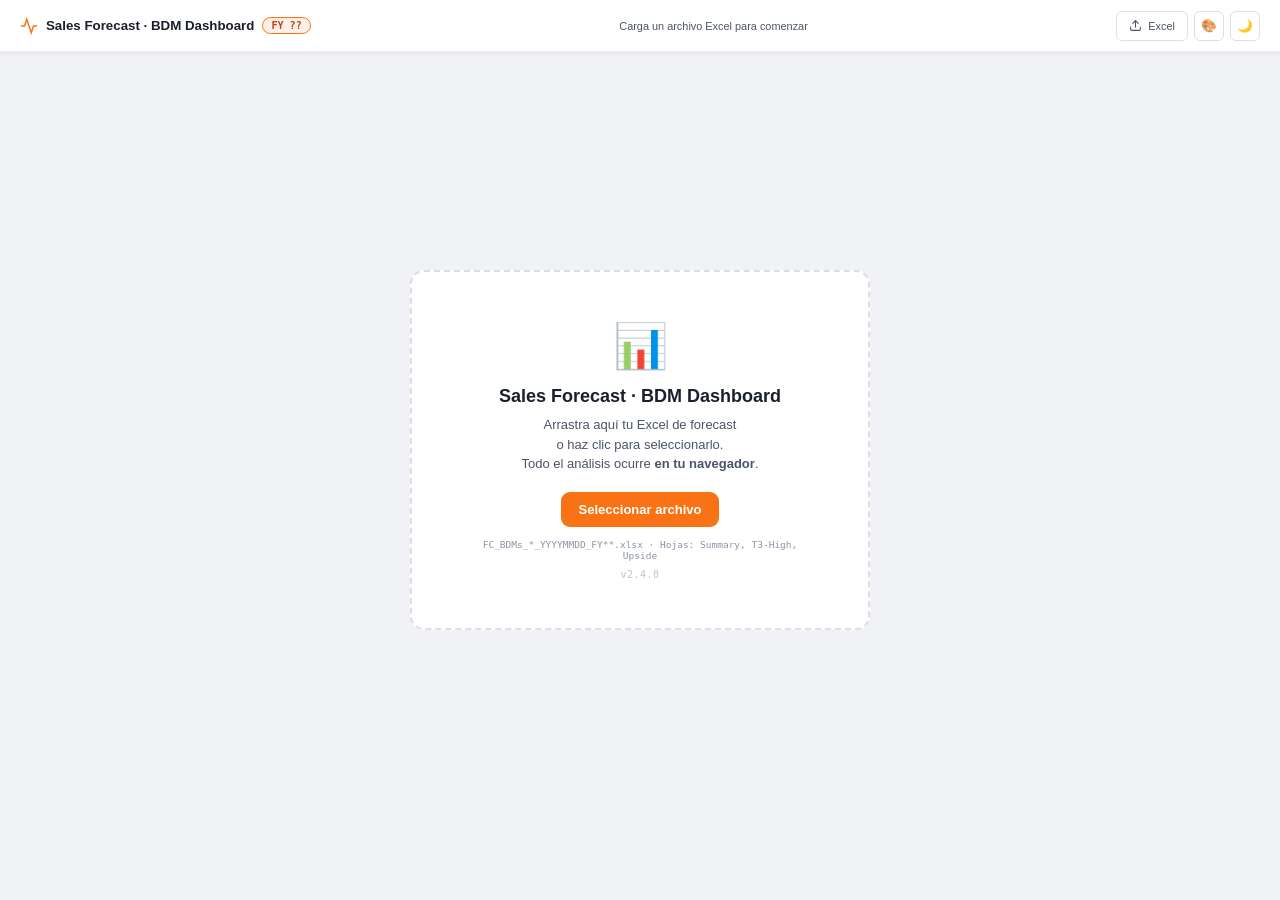
<file: sales_forecast_dashboard_v2.html>
<!DOCTYPE html>
<html lang="es"><head><style id="qw-theme">:root {
  --color-bg: #19161d;
  --color-text: #ffffff;
  --color-navbar-bg: #211d25;
  --color-bg-chat-view: #121218;
  --color-bg-secondary: #211d25;
  --color-bg-tertiary: #28242e;
  --color-bg-hover: #352f3d;
  --color-surface: #28242e;
  --color-surface-hover: #352f3d;
  --color-surface-active: #4a464f;
  --color-border: #4a464f;
  --color-border-light: #352f3d;
  --color-border-strong: #4a464f;
  --color-primary: #8575ff;
  --color-primary-dark: #4200db;
  --color-primary-light: #8575ff;
  --color-primary-bg: color-mix(in srgb, #8575ff 25%, transparent);
  --color-primary-hover-border: #4200db;
  --color-nav-icon-active: #8575ff;
  --color-nav-hover-border: #8575ff;
  --color-primary-alpha-3: color-mix(in srgb, #8575ff 3%, transparent);
  --color-primary-alpha-5: color-mix(in srgb, #8575ff 5%, transparent);
  --color-primary-alpha-8: color-mix(in srgb, #8575ff 8%, transparent);
  --color-primary-alpha-12: color-mix(in srgb, #8575ff 12%, transparent);
  --color-primary-alpha-15: color-mix(in srgb, #8575ff 15%, transparent);
  --color-primary-alpha-20: color-mix(in srgb, #8575ff 20%, transparent);
  --color-primary-alpha-25: color-mix(in srgb, #8575ff 25%, transparent);
  --color-primary-alpha-30: color-mix(in srgb, #8575ff 30%, transparent);
  --color-primary-alpha-40: color-mix(in srgb, #8575ff 40%, transparent);
  --color-primary-alpha-50: color-mix(in srgb, #8575ff 50%, transparent);
  --color-primary-alpha-60: color-mix(in srgb, #8575ff 60%, transparent);
  --color-primary-subtle: color-mix(in srgb, #8575ff 25%, transparent);
  --color-primary-border: #8575ff;
  --color-focus-ring: color-mix(in srgb, #8575ff 60%, transparent);
  --color-sidebar-hover: color-mix(in srgb, #8575ff 15%, transparent);
  --color-accent: #8575ff;
  --color-accent-foreground: #8575ff;
  --color-accent-dark: #4200db;
  --color-accent-light: color-mix(in srgb, #8575ff 25%, transparent);
  --color-accent-inverse: #ffffff;
  --color-link: #8575ff;
  --color-primary-gradient-end: #4200db;
  --color-primary-bg-solid: #28242e;
  --color-user-bubble: #333843;
  --color-user-bubble-text: #ffffff;
  --color-text-secondary: #c1bec6;
  --color-text-tertiary: #aaa6b0;
  --color-text-muted: #938f9b;
  --color-text-on-primary: #f2f1f4;
  --color-success: #4ade80;
  --color-success-dark: #00802f;
  --color-success-light: #d9ffd6;
  --color-success-hover: #005c26;
  --color-success-bg: #1e2e24;
  --color-success-border: #0e3d1c;
  --color-success-foreground: #4ade80;
  --color-success-dark-foreground: #00802f;
  --color-success-text: #4ade80;
  --color-error: #ff6b6b;
  --color-error-dark: #db0000;
  --color-error-light: #ffe0e0;
  --color-error-hover: #3e1e28;
  --color-error-bg: #3e1e28;
  --color-error-border: #621a28;
  --color-error-active-border: #db0000;
  --color-error-foreground: #ff6b6b;
  --color-error-dark-foreground: #db0000;
  --color-error-inverse: #ffffff;
  --color-error-text: #ff6b6b;
  --color-warning: #fbbf24;
  --color-warning-dark: #573a00;
  --color-warning-light: #fffbbd;
  --color-warning-hover: #db9200;
  --color-warning-bg: #3e3520;
  --color-warning-border: #5e4a1a;
  --color-warning-foreground: #fbbf24;
  --color-warning-dark-foreground: #573a00;
  --color-warning-inverse: #573a00;
  --color-surface-warning: #fffbbd;
  --color-text-warning: #573a00;
  --color-info: #60a5fa;
  --color-info-dark: #006ce0;
  --color-info-light: #d1f1ff;
  --color-info-hover: #003b8f;
  --color-info-bg: #1e2c42;
  --color-info-border: #0e3d6e;
  --color-info-foreground: #60a5fa;
  --color-info-dark-foreground: #002a66;
  --color-info-inverse: #ffffff;
  --color-overlay: #19161d80;
  --color-shadow: #19161d;
  --color-hover: #ffffff0d;
  --color-tooltip-bg: #352f3d;
  --color-tooltip-text: #ffffff;
  --color-voice-purple: #8575ff;
  --color-voice-purple-dark: #4200db;
  --color-voice-purple-light: #8575ff;
  --color-voice-red: #ff6b6b;
  --color-voice-red-dark: #db0000;
  --color-voice-amber: #fbbf24;
  --color-voice-purple-glow: rgba(176, 128, 255, .4);
  --color-voice-red-glow: rgba(219, 0, 0, .4);
  --font-sans: "Amazon Ember", "Helvetica Neue", "Segoe UI", Roboto, Helvetica, Arial, sans-serif;
  --font-mono: "SF Mono", "Monaco", "Menlo", "Consolas", monospace;
  --text-2xs: .5625rem;
  --text-xs: .625rem;
  --text-sm: .6875rem;
  --text-base: .75rem;
  --text-md: .8125rem;
  --text-lg: .875rem;
  --text-xl: 1rem;
  --text-2xl: 1.125rem;
  --text-3xl: 1.25rem;
  --text-4xl: 1.5rem;
  --text-5xl: 2rem;
  --spacing-1: calc(.25rem * 1);
  --spacing-1-5: calc(.25rem * 1.5);
  --spacing-2: calc(.25rem * 2);
  --spacing-3: calc(.25rem * 3);
  --spacing-4: calc(.25rem * 4);
  --spacing-5: calc(.25rem * 5);
  --spacing-6: calc(.25rem * 6);
  --spacing-7: calc(.25rem * 7);
  --spacing-8: calc(.25rem * 8);
  --spacing-9: calc(.25rem * 9);
  --spacing-10: calc(.25rem * 10);
  --radius-sm: 6px;
  --radius-md: 10px;
  --radius-card: 12px;
  --radius-lg: 16px;
  --radius-pill: 8px;
  --shadow-sm: 0 1px 2px #19161d;
  --shadow-md: 0 4px 12px #19161d;
  --color-success-bg-solid: #1a3d28;
  --color-error-bg-solid: #4a2028;
  --color-error-border-solid: #561a26;
  --color-warning-bg-solid: #4a3a1e;
  --color-warning-text: #fbbf24;
  --color-info-bg-solid: #1a3050;
  --color-info-bg-solid-alt: #1e2c3e;
  --color-info-text: #60a5fa;
  --color-info-text-alt: #60a5fa;
  --color-emerald: #80ffb5;
  --color-teal: #80f4ff;
  --color-code-bg: #211d25;
  --color-code-header-bg: #28242e;
  --color-code-text: #ffffff;
  --color-code-border: #352f3d;
  --color-code-muted: #938f9b;
  --color-inline-code-bg: #211d25;
  --color-inline-code-text: #ffffff;
  --color-inline-code-border: #352f3d;
  --color-scrollbar-thumb: #4a464f;
  --color-scrollbar-track: transparent;
  --color-graph-node-text: #ffffff;
  --color-graph-node-text-dim: #938f9b;
  --color-graph-edge-default: #938f9b;
  --color-graph-edge-cross: #ffcf99;
  --color-graph-edge-text: #c1bec6;
  --color-graph-edge-stroke: #19161d;
  --color-graph-highlight-bg: #ff6b8a;
  --color-graph-highlight-border: #e84573;
  --color-graph-search-bg: #ffe066;
  --color-graph-search-border: #ffc520;
  --color-graph-focus-border: #ff5577;
  --color-graph-external-border: #938f9b;
  --color-graph-cat-file: #8dc8fb;
  --color-graph-cat-folder: #c1bec6;
  --color-graph-cat-file-aggregate: #6bb3f0;
  --color-graph-cat-class: #b080ff;
  --color-graph-cat-function: #80ffb5;
  --color-graph-cat-method: #80f4ff;
  --color-graph-cat-variable: #ffcf99;
  --color-graph-cat-import: #ffad66;
  --color-graph-cat-module: #a78bfa;
  --color-graph-cat-concept: #ff8080;
  --color-graph-cat-person: #ffd566;
  --color-graph-cat-org: #66e0d0;
  --color-graph-cat-organization: #66e0d0;
  --color-graph-cat-product: #ff80d5;
  --color-graph-cat-metric: #c8ff80;
  --color-graph-cat-location: #7E9BB5;
  --color-graph-cat-date: #ffe680;
  --color-graph-cat-code: #8dc8fb;
  --color-graph-cat-doc: #c1bec6;
  --color-graph-cat-url: #80ffb5;
  --color-graph-cat-email: #a78bfa;
  --color-graph-cat-unknown: #938f9b;
  --color-graph-rel-contains: #938f9b;
  --color-graph-rel-extends: #b080ff;
  --color-graph-rel-implements: #8dc8fb;
  --color-graph-rel-imports: #ffad66;
  --color-graph-rel-uses: #80ffb5;
  --color-graph-rel-calls: #80ffb5;
  --color-graph-rel-references: #ffcf99;
  --color-graph-rel-related-to: #938f9b;
  --color-graph-rel-works-on: #ff8080;
  --color-graph-rel-owns: #80f4ff;
  --color-graph-rel-depends-on: #ffad66;
  --color-graph-rel-parent-of: #938f9b;
  --qs-content: #fff;
  --qs-main: #fff;
  --qs-primary-foreground: #131920;
  --qs-secondary-foreground: #656871;
  --qs-tertiary-foreground: #938f9b;
  --qs-placeholder-foreground: #8c8c94;
  --qs-divider: #dedee3;
  --qs-default-border: #8c8c94;
  --qs-neutral-soft: #b4b4bb;
  --qs-neutral-gray-50: #28242e;
  --qs-tertiary-background: #28242e;
  --qs-action-hover: #f3f3f7;
  --qs-primary-default: #4200db;
  --qs-primary-dark: #35009e;
  --qs-primary-light: #e8e6ff;
  --qs-success-default: #00802f;
  --qs-error-default: #db0000;
  --qs-font-sans: "Amazon Ember", "Helvetica Neue", "Segoe UI", Helvetica, Arial, sans-serif;
  --qs-font-family: "Amazon Ember", "Helvetica Neue", "Segoe UI", Helvetica, Arial, sans-serif;
  --qs-font-base-letter-spacing: .15px;
  --qs-shadow-sm: 0 0 2px 0 #00000029, 0 0 4px 0 #00000029;
  --qs-shadow-md: 0 0 2px 0 #00000029, 0 2px 8px 1px #00000029;
  --qs-shadow-lg: 0 4px 16px 4px #00000029, 0 2px 6px 1px #00000029;
  --qs-shadow-xl: 0 4px 8px 2px #00000029, 0 6px 20px 4px #00000029;
  --qs-width-modal-sm: 384px;
  --qs-width-modal-md: 600px;
  --qs-width-modal-lg: 1136px;
  --qs-grid-gap: 16px;
  --qs-grid-gap-xl: 24px;
  --qs-primary-medium: #8575ff;
  --qs-primary-inverse: #fff;
  --qs-neutral-lightest: #f9f9fb;
  --qs-neutral-light: #f3f3f7;
  --qs-neutral-default: #dedee3;
  --qs-neutral-medium: #8c8c94;
  --qs-neutral-deep: #656871;
  --qs-neutral-dark: #333843;
  --qs-neutral-strong: #131920;
  --qs-neutral-white: #fff;
  --qs-neutral-black: #000;
  --qs-success-medium: #005c26;
  --qs-success-dark: #00471e;
  --qs-success-light: #d9ffd6;
  --qs-success-inverse: #fff;
  --qs-info-default: #006ce0;
  --qs-info-medium: #003b8f;
  --qs-info-dark: #002a66;
  --qs-info-light: #d1f1ff;
  --qs-info-inverse: #fff;
  --qs-warning-default: #f2b100;
  --qs-warning-medium: #db9200;
  --qs-warning-dark: #573a00;
  --qs-warning-light: #fffbbd;
  --qs-warning-inverse: #573a00;
  --qs-warning-experimental: #f2b100;
  --qs-warning-experimental-light: #fffbbd;
  --qs-warning-experimental-light-foreground: #fffbbd;
  --qs-error-medium: #900;
  --qs-error-dark: #700000;
  --qs-error-light: #ffe0e0;
  --qs-error-inverse: #fff;
  --qs-connection-default: #db3300;
  --qs-connection-soft: #ff997a;
  --qs-connection-light: #ffe0d6;
  --qs-connection-dark: #661800;
  --qs-automation-default: #b3008f;
  --qs-automation-medium: #d600ba;
  --qs-automation-soft: #ff94f1;
  --qs-automation-light: #ffe0fb;
  --qs-automation-dark: #660052;
  --qs-insight-default: #a000b8;
  --qs-insight-soft: #f299ff;
  --qs-insight-light: #fce6ff;
  --qs-insight-dark: #590066;
  --qs-visualization-default: #7300e5;
  --qs-visualization-soft: #d4a8ff;
  --qs-visualization-light: #f2e5ff;
  --qs-visualization-dark: #45008a;
  --qs-spice: #ff9800;
  --qs-coachmark: #006ce0;
  --qs-brand: #fff;
  --qs-brand-foreground: #131920;
  --qs-brand-navbar: #131920;
  --qs-brand-navbar-foreground: #fff;
  --qs-brand-navbar-light: #dedee3;
  --qs-brand-navbar-dark: #000;
  --qs-application-navbar: #4200db;
  --qs-application-navbar-foreground: #fff;
  --qs-application-navbar-light: #e8e6ff;
  --qs-application-navbar-dark: #35009e;
  --qs-dimension: #4200db;
  --qs-dimension-foreground: #fff;
  --qs-dimension-experimental: #4200db;
  --qs-dimension-experimental-foreground: #4200db;
  --qs-measure: #00802f;
  --qs-measure-foreground: #fff;
  --qs-measure-experimental: #f2b100;
  --qs-measure-experimental-foreground: #f2b100;
  --qs-content-inverse: #333843;
  --qs-content-inverse-active: #131920;
  --qs-secondary: #dedee3;
  --qs-disabled: #8c8c94;
  --qs-divider-light: #f3f3f7;
  --qs-hover-border: #333843;
  --qs-active-border: #4200db;
  --qs-disabled-border: #dedee3;
  --qs-error-border: #ffe0e0;
  --qs-error-active-border: #db0000;
  --qs-disabled-foreground: #b4b4bb;
  --qs-primary-inverse-foreground: #fff;
  --qs-error-foreground: #db0000;
  --qs-contrast-foreground: #131920;
  --qs-main-foreground: #131920;
  --qs-main-secondary-foreground: #656871;
  --qs-action-disabled: #f3f3f7;
  --qs-action-active: #e8e6ff;
  --qs-default-badge: #dedee3;
  --qs-tag-default: #dedee3;
  --qs-tag-soft-border: #b4b4bb;
  --qs-focus-offset: 1px;
  --qs-toggle-tile-sm: calc(.25rem * 8);
  --qs-toggle-tile-md: calc(.25rem * 12);
  --qs-toggle-tile-lg: calc(.25rem * 15);
  --qs-shadow-pin-right: inset 4px 0 4px -4px #00000029;
  --qs-shadow-pin-left: inset -4px 0 4px -4px #00000029;
  --react-pdf-text-layer: 1;
  --highlight-bg-color: rgba(180, 0, 170, 1);
  --highlight-selected-bg-color: rgba(0, 100, 0, 1);
  --react-pdf-annotation-layer: 1;
  --annotation-unfocused-field-background: url("data:image/svg+xml;charset=UTF-8,<svg width='1px' height='1px' xmlns='http://www.w3.org/2000/svg'><rect width='100%' height='100%' style='fill:rgba(0, 54, 255, 0.13);'/></svg>");
  --input-focus-border-color: Highlight;
  --input-focus-outline: 1px solid Canvas;
  --input-unfocused-border-color: transparent;
  --input-disabled-border-color: transparent;
  --input-hover-border-color: black;
  --link-outline: none;
  color-scheme: dark;
}
body { background: var(--color-bg); color: var(--color-text); }
a { color: var(--color-link, var(--color-primary)); }</style>
  <meta charset="UTF-8">
  <meta name="viewport" content="width=device-width, initial-scale=1.0">
  <title>Sales Forecast · BDM Dashboard</title>


  <script>
    window.onerror = function() { return true; };
    (function () {
      var s; try { s = localStorage.getItem('forecast-style'); } catch(e) {} s = s || 'aampe';
      var link = document.createElement('link');
      link.id = 'app-theme-css'; link.rel = 'stylesheet';
      link.href = 'forecast_' + s + '.css';
      document.head.appendChild(link);
      var theme; try { theme = localStorage.getItem('forecast-theme'); } catch(e) {}
      theme = theme || (window.matchMedia('(prefers-color-scheme: dark)').matches ? 'dark' : 'light');
      document.documentElement.setAttribute('data-theme', theme);
    })();
  </script>

  <!-- Libraries loaded on demand when user drops a file -->

  <style>

    /* ── Drop Zone ── */
    #drop-zone { position:fixed; inset:0; background:var(--bg); display:flex; flex-direction:column; align-items:center; justify-content:center; z-index:50; gap:12px; }
    #drop-zone.hidden { display:none; }
    .dz-card { background:var(--card); border:2px dashed var(--border2); border-radius:var(--r-lg); padding:48px 60px; text-align:center; max-width:460px; width:90%; transition:.2s; }
    .dz-card:hover, .dz-card.over { border-color:var(--primary); background:var(--primary-dim); }
    .dz-icon { font-size:44px; margin-bottom:14px; }
    .dz-card h2 { font-size:18px; font-weight:700; margin-bottom:8px; }
    .dz-card p { color:var(--muted); font-size:13px; line-height:1.5; margin-bottom:18px; }
    .dz-browse { display:inline-flex; align-items:center; gap:8px; background:var(--primary); color:#fff; border:none; padding:10px 18px; border-radius:9px; font-weight:600; font-size:13px; cursor:pointer; font-family:var(--sans); transition:opacity .15s; }
    .dz-browse:hover { opacity:.88; }
    .dz-hint { margin-top:12px; font-size:9.5px; color:var(--dim); font-family:var(--mono); }
    .dz-version { font-size:10px; font-family:var(--mono); color:var(--dim); margin-top:8px; opacity:.55; letter-spacing:.05em; }
    /* ── Fallback vars (when external CSS unavailable) ── */
    :root {
      --sans: -apple-system, BlinkMacSystemFont, "Segoe UI", sans-serif;
      --mono: "SF Mono", Menlo, Consolas, monospace;
      --bg: #13151a; --surface: #1e2128; --card: #1e2128; --card2: #242830;
      --border: rgba(255,255,255,.08); --border2: rgba(255,255,255,.13);
      --text: #e8ecf1; --muted: #9aa3b4; --dim: #5c6678;
      --primary: #fb923c; --primary-dim: rgba(251,146,60,.13); --primary-text: #fdba74;
      --green: #34d399; --green-dim: rgba(52,211,153,.13); --green-text: #6ee7b7;
      --red: #f87171; --red-dim: rgba(248,113,113,.13); --red-text: #fca5a5;
      --amber: #fbbf24; --amber-dim: rgba(251,191,36,.13); --amber-text: #fde68a;
      --blue: #93c5fd; --blue-dim: rgba(147,197,253,.13); --blue-text: #bfdbfe;
      --cyan: #67e8f9; --cyan-dim: rgba(103,232,249,.13); --cyan-text: #a5f3fc;
      --purple: #c4b5fd; --purple-dim: rgba(196,181,253,.13); --purple-text: #ddd6fe;
      --r: 10px; --r-sm: 6px; --r-lg: 14px;
      --shadow-sm: 0 1px 4px rgba(0,0,0,.30), 0 0 1px rgba(0,0,0,.22);
      --chart-pm: #fb923c; --chart-del: #f87171; --chart-rec: #34d399;
      --chart-target: #93c5fd; --chart-py: #4a5568; --chart-ganadas: #c4b5fd;
      --chart-t1t2: #67e8f9; --chart-t3h: #fbbf24;
      --chart-gap-pos: #34d399; --chart-gap-neg: #f87171;
      --chart-grid: #2a2f3a; --chart-axis: #4a5568;
      --bridge-forecast: #fb923c; --bridge-t3h: #fbbf24; --bridge-upside: #a78bfa;
      --bridge-total: #34d399; --bridge-target: #93c5fd; --bridge-gap: #f87171;
    }

    /* ── Reset ── */
    *, *::before, *::after { margin: 0; padding: 0; box-sizing: border-box; }
    html { font-size: 14px; }
    body { background: var(--bg); color: var(--text); font-family: var(--sans); min-height: 100vh; }

    /* ── Topbar ── */
    .topbar {
      position: sticky; top: 0; z-index: 200;
      height: 52px;
      background: var(--surface);
      border-bottom: 1px solid var(--border);
      display: flex; align-items: center; gap: 12px;
      padding: 0 20px;
      box-shadow: var(--shadow-sm);
    }
    .topbar-brand { display: flex; align-items: center; gap: 8px; flex-shrink: 0; }
    .topbar-brand h1 { font-size: .95rem; font-weight: 600; color: var(--text); white-space: nowrap; }
    .badge-fy {
      font-size: .72rem; font-weight: 600; padding: 2px 8px; border-radius: 999px;
      background: var(--primary-dim); color: var(--primary-text);
      border: 1px solid var(--primary); font-family: var(--mono);
    }
    .topbar-dates {
      flex: 1; display: flex; align-items: center; justify-content: center;
      gap: 16px; font-size: .78rem; color: var(--muted); white-space: nowrap;
    }
    .topbar-dates .val { color: var(--text); font-weight: 500; }
    .topbar-dates .sep { color: var(--dim); }
    .topbar-actions { display: flex; align-items: center; gap: 6px; flex-shrink: 0; }
    .hbtn {
      display: flex; align-items: center; justify-content: center;
      width: 30px; height: 30px;
      border: 1px solid var(--border2); border-radius: var(--r-sm);
      background: transparent; color: var(--muted);
      cursor: pointer; font-size: .9rem; transition: color .15s, border-color .15s, background .15s;
    }
    .hbtn:hover { color: var(--text); background: var(--card2); }
    .upload-btn-top {
      display: flex; align-items: center; gap: 6px;
      padding: 5px 12px; height: 30px;
      border: 1px solid var(--border2); border-radius: var(--r-sm);
      background: transparent; color: var(--muted);
      cursor: pointer; font-size: .78rem; font-weight: 500;
      font-family: var(--sans); transition: color .15s, border-color .15s, background .15s;
      white-space: nowrap;
    }
    .upload-btn-top:hover { color: var(--primary); border-color: var(--primary); }
    #file-input { display: none; }

    /* ── Main ── */
    .main { padding: 16px 20px 48px; max-width: 1600px; margin: 0 auto; }

    /* ── Upload hint ── */
    .upload-hint {
      margin-top: 24px;
      background: var(--card); border: 1px dashed var(--border2);
      border-radius: var(--r-lg); padding: 56px 40px;
      text-align: center; box-shadow: var(--shadow-sm);
    }
    .upload-hint-icon { font-size: 2.5rem; margin-bottom: 16px; opacity: .5; }
    .upload-hint h2 { font-size: 1.1rem; font-weight: 600; color: var(--text); margin-bottom: 8px; }
    .upload-hint p  { color: var(--muted); font-size: .85rem; margin-bottom: 24px; max-width: 480px; margin-inline: auto; }
    .upload-hint-btn {
      display: inline-flex; align-items: center; gap: 8px;
      padding: 10px 24px; background: var(--primary); color: #fff;
      border: none; border-radius: 8px; cursor: pointer;
      font-size: .88rem; font-weight: 600; font-family: var(--sans);
      transition: opacity .15s;
    }
    .upload-hint-btn:hover { opacity: .88; }
    .upload-hint-note { margin-top: 14px; font-size: .75rem; color: var(--dim); }

    /* ── Loading ── */
    .loading-state {
      display: none; text-align: center; padding: 56px 0;
      color: var(--muted); font-size: .9rem;
    }
    .loading-state.active { display: block; }
    .spinner {
      width: 28px; height: 28px; border: 2.5px solid var(--border2);
      border-top-color: var(--primary); border-radius: 50%;
      animation: spin .7s linear infinite;
      margin: 0 auto 14px;
    }
    @keyframes spin { to { transform: rotate(360deg); } }

    /* ── Error toast ── */
    .toast {
      position: fixed; bottom: 24px; right: 24px; z-index: 9999;
      background: var(--card); border: 1px solid var(--red);
      border-left: 4px solid var(--red); border-radius: var(--r);
      padding: 12px 16px; font-size: .84rem; max-width: 380px;
      color: var(--red-text); box-shadow: var(--shadow-sm);
      display: none;
    }
    .toast.active { display: flex; align-items: flex-start; gap: 10px; }
    .toast-close { cursor: pointer; color: var(--muted); background: none; border: none; font-size: 1.1rem; flex-shrink: 0; }

    /* ── Dashboard ── */
    .dashboard { display: none; }
    .dashboard.active { display: block; }

    /* ── Main Tabs (Resumen / Pipeline) ── */
    .main-tab-strip {
      display: flex; gap: 0; margin: 16px 0 0;
      border-bottom: 2px solid var(--border);
    }
    .main-tab {
      padding: 8px 20px; border: none;
      background: transparent; color: var(--muted);
      font-size: .85rem; font-weight: 600; cursor: pointer;
      font-family: var(--sans); transition: color .12s;
      border-bottom: 2px solid transparent;
      margin-bottom: -2px;
    }
    .main-tab:hover { color: var(--text); }
    .main-tab.active { color: var(--primary); border-bottom-color: var(--primary); }

    /* ── Sub-Tabs (All/Q1-Q4) ── */
    .tab-strip {
      display: flex; gap: 3px; margin: 14px 0;
      padding: 3px; width: fit-content;
      background: var(--card); border: 1px solid var(--border);
      border-radius: var(--r); box-shadow: var(--shadow-sm);
    }
    .tab {
      padding: 5px 16px; border: none; border-radius: 7px;
      background: transparent; color: var(--muted);
      font-size: .82rem; font-weight: 500; cursor: pointer;
      font-family: var(--sans); transition: color .12s, background .12s;
    }
    .tab:hover { color: var(--text); background: var(--card2); }
    .tab.active { background: var(--primary); color: #fff; }

    /* ── Tab panels ── */
    .tab-panel { display: none; }
    .tab-panel.active { display: block; }

    /* ── KPI grid ── */
    .kpi-grid {
      display: grid; grid-template-columns: repeat(3, 1fr);
      gap: 14px; margin-bottom: 14px;
    }
    @media (max-width: 1100px) { .kpi-grid { grid-template-columns: repeat(2, 1fr); } }
    @media (max-width: 680px)  { .kpi-grid { grid-template-columns: 1fr; } }

    .kpi-card {
      background: var(--card); border: 1px solid var(--border);
      border-radius: var(--r-lg); padding: 18px 20px;
      box-shadow: var(--shadow-sm);
    }
    .kpi-card.kpi-hero {
      border-color: var(--primary);
      border-width: 2px;
      background: var(--primary-dim);
    }
    .kpi-label {
      font-size: .69rem; font-weight: 600; text-transform: uppercase;
      letter-spacing: .06em; color: var(--muted); margin-bottom: 12px;
    }
    .kpi-card.kpi-hero .kpi-label { color: var(--primary-text); }
    .kpi-row { display: flex; justify-content: space-between; align-items: baseline; margin-bottom: 10px; }
    .kpi-col-label { font-size: .68rem; color: var(--muted); margin-bottom: 2px; }
    .kpi-value { font-size: 1.4rem; font-weight: 700; color: var(--text); font-variant-numeric: tabular-nums; }
    .kpi-col-r { text-align: right; }
    .kpi-divider { border: none; border-top: 1px solid var(--border); margin: 10px 0; }
    .kpi-gap-row { display: flex; justify-content: space-between; align-items: center; }
    .kpi-gap-val { font-size: 1.05rem; font-weight: 700; }
    .kpi-gap-label { font-size: .65rem; color: var(--dim); margin-bottom: 2px; }
    .kpi-badge {
      font-size: .75rem; padding: 3px 9px; border-radius: 999px; font-weight: 500;
    }
    .pos { color: var(--green); } .pos-bg { background: var(--green-dim); color: var(--green-text); }
    .neg { color: var(--red);   } .neg-bg { background: var(--red-dim);   color: var(--red-text);   }
    .neu { color: var(--muted); }

    .kpi-big { font-size: 1.9rem; font-weight: 700; margin-bottom: 4px; font-variant-numeric: tabular-nums; }
    .kpi-sub { font-size: .78rem; color: var(--muted); margin-bottom: 10px; }
    .cov-bar-bg {
      height: 5px; background: var(--border2); border-radius: 999px; overflow: hidden; margin-top: 10px;
    }
    .cov-bar-fill { height: 100%; border-radius: 999px; transition: width .4s ease; }
    .cov-bar-labels { display: flex; justify-content: space-between; font-size: .66rem; color: var(--dim); margin-top: 4px; }

    /* ── Charts ── */
    .chart-row { display: grid; grid-template-columns: 1fr 1fr; gap: 14px; margin-bottom: 14px; }
    @media (max-width: 900px) { .chart-row { grid-template-columns: 1fr; } }
    .chart-card {
      background: var(--card); border: 1px solid var(--border);
      border-radius: var(--r-lg); padding: 22px 22px 18px;
      box-shadow: var(--shadow-sm); margin-bottom: 14px;
    }
    .chart-card:last-child { margin-bottom: 0; }
    .chart-title {
      font-size: .82rem; font-weight: 600; color: var(--text);
      margin-bottom: 16px; padding-bottom: 10px; border-bottom: 1px solid var(--border);
    }
    .chart-wrap { position: relative; height: 300px; }
    .chart-wrap.h-bridge { height: 200px; }

    /* ── Table ── */
    .table-card {
      background: var(--card); border: 1px solid var(--border);
      border-radius: var(--r-lg); padding: 22px 22px 18px;
      box-shadow: var(--shadow-sm); overflow-x: auto; margin-bottom: 14px;
    }
    .table-title {
      font-size: .82rem; font-weight: 600; color: var(--text);
      margin-bottom: 14px; padding-bottom: 10px; border-bottom: 1px solid var(--border);
    }
    table { width: 100%; border-collapse: collapse; font-size: .78rem; }
    th, td { padding: 8px 7px; text-align: right; border-bottom: 1px solid var(--border); white-space: nowrap; }
    th {
      background: var(--card2); color: var(--muted);
      font-size: .66rem; font-weight: 600; text-transform: uppercase; letter-spacing: .04em;
      position: sticky; top: 0; z-index: 10;
    }
    td:first-child, th:first-child {
      text-align: left; font-weight: 500;
      position: sticky; left: 0; background: var(--card); z-index: 5;
    }
    th:first-child { background: var(--card2); z-index: 15; }
    tr:hover td { background: var(--card2); }
    tr:hover td:first-child { background: var(--card2); }
    tr.row-total td { background: var(--card2) !important; font-weight: 700; }
    tr.row-total td:first-child { background: var(--card2) !important; }
    tr.row-included td { background: var(--row-included) !important; }
    tr.row-included td:first-child { background: var(--row-included) !important; }
    tr.row-excluded td { background: var(--row-excluded) !important; opacity: .7; }
    tr.row-excluded td:first-child { background: var(--row-excluded) !important; }

    .badge-ajuste {
      display: inline-block; font-size: .65rem; font-weight: 600;
      padding: 1px 6px; border-radius: 4px;
    }
    .badge-si { background: var(--green-dim); color: var(--green-text); }
    .badge-no { background: var(--red-dim); color: var(--red-text); }

    /* ── Responsive ── */
    @media (max-width: 768px) {
      .topbar { padding: 0 12px; gap: 8px; }
      .topbar-brand h1 { font-size: .85rem; }
      .topbar-dates { display: none; }
      .main { padding: 12px; }
      .kpi-grid { gap: 10px; }
      .chart-wrap { height: 240px; }
      .chart-wrap.h-bridge { height: 180px; }
    }
  </style>
</head>
<body>

  <!-- ── Topbar ── -->
  <header class="topbar">
    <div class="topbar-brand">
      <svg width="18" height="18" viewBox="0 0 24 24" fill="none" stroke="var(--primary)" stroke-width="2" stroke-linecap="round"><polyline points="22 12 18 12 15 21 9 3 6 12 2 12"></polyline></svg>
      <h1>Sales Forecast · BDM Dashboard</h1>
      <span class="badge-fy" id="fy-badge">FY&nbsp;??</span>
    </div>

    <div class="topbar-dates" id="topbar-dates">
      <span>Carga un archivo Excel para comenzar</span>
    </div>

    <div class="topbar-actions">
      <button class="upload-btn-top" id="upload-btn-top" title="Cargar otro archivo Excel">
        <svg width="13" height="13" viewBox="0 0 24 24" fill="none" stroke="currentColor" stroke-width="2" stroke-linecap="round"><path d="M21 15v4a2 2 0 0 1-2 2H5a2 2 0 0 1-2-2v-4"></path><polyline points="17 8 12 3 7 8"></polyline><line x1="12" y1="3" x2="12" y2="15"></line></svg>
        Excel
      </button>
      <input type="file" id="file-input" accept=".xlsx,.xls">
      <button class="hbtn" id="theme-btn" title="Modo oscuro/claro"></button>
    </div>
  </header>

  <!-- ── Main content ── -->
  <main class="main">

    <!-- Estado: sin datos -->
    <div id="drop-zone">
      <div class="dz-card" id="dz-card">
        <div class="dz-icon">📊</div>
        <h2>Sales Forecast · BDM Dashboard</h2>
        <p>Arrastra aquí tu Excel de forecast<br>
        o haz clic para seleccionarlo.<br>
        Todo el análisis ocurre <b>en tu navegador</b>.</p>
        <button class="dz-browse" id="upload-hint-btn">Seleccionar archivo</button>
        <div class="dz-hint">FC_BDMs_*_YYYYMMDD_FY**.xlsx · Hojas: Summary, T3-High, Upside</div>
        <div class="dz-version" id="dz-version"></div>
      </div>
    </div>

    <!-- Estado: cargando -->
    <div id="loading-state" class="loading-state">
      <div class="spinner"></div>
      Procesando datos…
    </div>

    <!-- Dashboard -->
    <div id="dashboard" class="dashboard">

      <!-- Main Tabs: Resumen / Pipeline -->
      <div class="main-tab-strip">
        <button class="main-tab active" data-panel="resumen">Resumen</button>
        <button class="main-tab" data-panel="pipeline">Pipeline Detalle</button>
      </div>

      <!-- ═══════ PANEL: RESUMEN ═══════ -->
      <div id="panel-resumen" class="tab-panel active">

        <!-- Sub-tabs: All / Q1-Q4 -->
        <div class="tab-strip">
          <button class="tab active" data-q="all">FY Completo</button>
          <button class="tab" data-q="Q1">Q1</button>
          <button class="tab" data-q="Q2">Q2</button>
          <button class="tab" data-q="Q3">Q3</button>
          <button class="tab" data-q="Q4">Q4</button>
        </div>

        <!-- KPIs -->
        <div class="kpi-grid" id="kpi-grid"></div>

        <!-- Bridge Chart (MBC Waterfall) -->
        <div class="chart-card">
          <div class="chart-title" id="bridge-title">Bridge MBC: Forecast → T3H → Upside → vs Target</div>
          <div class="chart-wrap h-bridge"><canvas id="bridge-chart"></canvas></div>
        </div>

        <!-- Charts fila 1 -->
        <div class="chart-row">
          <div class="chart-card" style="margin-bottom:0">
            <div class="chart-title">Forecast vs Target MBC por Línea de Negocio</div>
            <div class="chart-wrap"><canvas id="business-chart"></canvas></div>
          </div>
          <div class="chart-card" style="margin-bottom:0">
            <div class="chart-title">Evolución Quarterly MBC (stacked por línea)</div>
            <div class="chart-wrap"><canvas id="quarter-chart"></canvas></div>
          </div>
        </div>

        <!-- Charts fila 2 -->
        <div class="chart-row">
          <div class="chart-card" style="margin-bottom:0">
            <div class="chart-title">Pipeline Composition MBC por Quarter</div>
            <div class="chart-wrap"><canvas id="pipeline-chart"></canvas></div>
          </div>
          <div class="chart-card" style="margin-bottom:0">
            <div class="chart-title">Gap MBC por Línea · Quarter</div>
            <div class="chart-wrap"><canvas id="gap-chart"></canvas></div>
          </div>
        </div>

        <!-- Summary Table -->
        <div class="table-card">
          <div class="table-title">Detalle por Quarter (MBC)</div>
          <div id="data-table"></div>
        </div>

      </div><!-- /panel-resumen -->

      <!-- ═══════ PANEL: PIPELINE ═══════ -->
      <div id="panel-pipeline" class="tab-panel">

        <!-- T3-High Table -->
        <div class="table-card">
          <div class="table-title" id="t3h-table-title">T3-High Pipeline (Oportunidades con probabilidad media-alta)</div>
          <div id="t3h-table"></div>
        </div>

        <!-- Upside Table -->
        <div class="table-card">
          <div class="table-title" id="upside-table-title">Upside (Oportunidades potenciales)</div>
          <div id="upside-table"></div>
        </div>

      </div><!-- /panel-pipeline -->

    </div><!-- /dashboard -->
  </main>

  <!-- Toast de error -->
  <div class="toast" id="error-toast">
    <span id="error-text" style="flex:1"></span>
    <button class="toast-close" id="toast-close">✕</button>
  </div>

  <!-- Style + theme switcher -->
  <script>try { (function(){var STYLE_KEY='forecast-style',THEME_KEY='forecast-theme',SHEETS={aampe:'forecast_aampe.css',claude:'forecast_claude.css'};function getLink(){return document.getElementById('app-theme-css')}function getStyle(){return localStorage.getItem(STYLE_KEY)||'aampe'}function getTheme(){var s=localStorage.getItem(THEME_KEY);if(s)return s;return window.matchMedia('(prefers-color-scheme:dark)').matches?'dark':'light'}function applyStyle(style){var link=getLink();if(link){link.href=SHEETS[style]||SHEETS.aampe;link.addEventListener('load',function onLoad(){link.removeEventListener('load',onLoad);if(typeof window.reinitCharts==='function')requestAnimationFrame(window.reinitCharts)})}localStorage.setItem(STYLE_KEY,style);updateStyleBtn(style)}function applyTheme(theme){document.documentElement.setAttribute('data-theme',theme);localStorage.setItem(THEME_KEY,theme);updateThemeBtn(theme);requestAnimationFrame(function(){if(typeof window.reinitCharts==='function')window.reinitCharts()})}function updateStyleBtn(style){var btn=document.getElementById('style-switcher-btn');if(!btn)return;btn.title=style==='aampe'?'Cambiar a tema Claude':'Cambiar a tema Aampe';btn.innerHTML=style==='aampe'?'🎨':'🔵'}function updateThemeBtn(theme){var btn=document.getElementById('theme-btn');if(!btn)return;btn.title=theme==='dark'?'Modo claro':'Modo oscuro';btn.innerHTML=theme==='dark'?'☀️':'🌙'}function injectBtns(){var anchor=document.getElementById('theme-btn');if(!anchor)return;anchor.onclick=function(){applyTheme(getTheme()==='dark'?'light':'dark')};updateThemeBtn(getTheme());if(!document.getElementById('style-switcher-btn')){var btn=document.createElement('button');btn.id='style-switcher-btn';btn.className='hbtn';btn.onclick=function(){applyStyle(getStyle()==='aampe'?'claude':'aampe')};anchor.insertAdjacentElement('beforebegin',btn);updateStyleBtn(getStyle())}}if(document.readyState==='loading')document.addEventListener('DOMContentLoaded',injectBtns);else injectBtns()})() } catch(e){}</script>

  <script>
  /* ═══════════════════════════════════════════════════════════
     SALES FORECAST DASHBOARD v2 — lógica principal
     Parseo robusto por labels + T3-High + Upside
  ═══════════════════════════════════════════════════════════ */
  (function() {
  try {
  const VERSION = 'v2.4.0';

  /* ── Estado ── */
  const state = {
    workbook:     null,
    forecastDate: null,
    lastFCDate:   null,
    fiscalYear:   null,
    quarters:     {},
    annual:       {},
    t3hData:      [],
    upsideData:   [],
    prevFCByQ:    {},
    activeTab:    'all',
    activePanel:  'resumen',
  };

  const charts = {};

  /* ── Helpers ── */
  function cv(name) {
    return getComputedStyle(document.documentElement).getPropertyValue(name).trim();
  }
  function h2r(hex, a = 1) {
    if (!hex) return `rgba(128,128,128,${a})`; // fallback gray
    hex = hex.replace(/[^0-9a-fA-F]/g, ''); // strip # and any whitespace
    if (hex.length === 3) hex = hex.split('').map(c => c + c).join('');
    if (hex.length < 6) return `rgba(128,128,128,${a})`;
    const [r, g, b] = [0, 2, 4].map(i => parseInt(hex.slice(i, i + 2), 16));
    return `rgba(${r},${g},${b},${a})`;
  }
  function fmt(n)  { return Math.round(n).toLocaleString('es-ES'); }
  function pct(n)  { return n.toFixed(1) + '%'; }
  function qa(q, full = 0.85, dim = 0.18) {
    return (state.activeTab === 'all' || state.activeTab === q) ? full : dim;
  }
  function qColors(varName, full = 0.85, dim = 0.18) {
    const base = cv(varName);
    return ['Q1', 'Q2', 'Q3', 'Q4'].map(q => h2r(base, qa(q, full, dim)));
  }
  function formatDate(raw) {
    if (!raw) return 'N/A';
    let d = raw;
    if (typeof raw === 'number') d = new Date(new Date(1899,11,30).getTime() + raw * 86400000);
    else if (typeof raw === 'string') d = new Date(raw);
    return (d instanceof Date && !isNaN(d))
      ? d.toLocaleDateString('es-ES', { day: 'numeric', month: 'short', year: 'numeric' })
      : String(raw);
  }

  /* ── Opciones base Chart.js ── */
  function baseOpts(unit = 'K€', stacked = false) {
    return {
      responsive: true,
      maintainAspectRatio: false,
      animation: { duration: 220 },
      plugins: {
        legend: {
          position: 'top',
          labels: {
            color: cv('--muted'), padding: 12,
            font: { size: 11, weight: '500', family: cv('--sans') },
            boxWidth: 10, boxHeight: 10,
          },
        },
        tooltip: {
          backgroundColor: cv('--card2'),
          titleColor: cv('--text'), bodyColor: cv('--muted'),
          borderColor: cv('--border2'), borderWidth: 1, padding: 10,
          callbacks: {
            label: ctx => ` ${ctx.dataset.label}: ${fmt(ctx.parsed.y)} ${unit}`,
          },
        },
      },
      scales: {
        x: {
          stacked,
          grid: { color: cv('--chart-grid') },
          border: { display: false },
          ticks: { color: cv('--chart-axis'), font: { size: 11 } },
        },
        y: {
          stacked,
          beginAtZero: true,
          grid: { color: cv('--chart-grid') },
          border: { display: false },
          ticks: {
            color: cv('--chart-axis'), font: { size: 11 },
            callback: v => fmt(v) + ' ' + unit,
          },
        },
      },
    };
  }

  /* ── Chart Plugins ── */
  const zeroLinePlugin = {
    id: 'zeroLine',
    afterDraw(chart) {
      const { ctx, chartArea, scales: { y } } = chart;
      if (!y || y.min >= 0) return;
      const yZ = y.getPixelForValue(0);
      ctx.save();
      ctx.strokeStyle = h2r(cv('--red'), 0.7);
      ctx.lineWidth = 1.5;
      ctx.setLineDash([5, 4]);
      ctx.beginPath();
      ctx.moveTo(chartArea.left, yZ);
      ctx.lineTo(chartArea.right, yZ);
      ctx.stroke();
      ctx.setLineDash([]);
      ctx.restore();
    },
  };

  /* ── File input wiring ── */
  // Display version
  const dzVer = document.getElementById('dz-version');
  if (dzVer) dzVer.textContent = VERSION;
  const topVer = document.getElementById('topbar-version');
  if (topVer) topVer.textContent = VERSION;

  ['upload-btn-top', 'upload-hint-btn'].forEach(id => {
    document.getElementById(id)?.addEventListener('click', () =>
      document.getElementById('file-input').click()
    );
  });
  document.getElementById('file-input').addEventListener('change', handleFileSelect);
  document.getElementById('toast-close').addEventListener('click', () =>
    document.getElementById('error-toast').classList.remove('active')
  );

  // Main tabs (Resumen / Pipeline)
  document.querySelectorAll('.main-tab').forEach(btn =>
    btn.addEventListener('click', () => {
      state.activePanel = btn.dataset.panel;
      document.querySelectorAll('.main-tab').forEach(t => t.classList.remove('active'));
      btn.classList.add('active');
      document.querySelectorAll('.tab-panel').forEach(p => p.classList.remove('active'));
      document.getElementById('panel-' + btn.dataset.panel).classList.add('active');
    })
  );

  // Sub-tabs (quarter selector)
  document.querySelectorAll('.tab-strip .tab').forEach(btn =>
    btn.addEventListener('click', () => {
      state.activeTab = btn.dataset.q;
      // Update all tab strips in active panel
      const panel = btn.closest('.tab-panel');
      panel.querySelectorAll('.tab').forEach(t => t.classList.remove('active'));
      panel.querySelectorAll(`.tab[data-q="${btn.dataset.q}"]`).forEach(t => t.classList.add('active'));
      if (Object.keys(state.annual).length) {
        if (state.activePanel === 'resumen') { renderMetrics(); renderCharts(); renderTable(); }
        else { renderT3HTable(); renderUpsideTable(); }
      }
    })
  );

  /* Drag and drop support */
  const dzCard = document.getElementById('dz-card');
  document.body.addEventListener('dragover', e => { 
    e.preventDefault(); e.stopPropagation();
    if (dzCard) dzCard.classList.add('over');
  });
  document.body.addEventListener('dragleave', e => {
    if (dzCard) dzCard.classList.remove('over');
  });
  document.body.addEventListener('drop', e => {
    e.preventDefault(); e.stopPropagation();
    if (dzCard) dzCard.classList.remove('over');
    const file = e.dataTransfer?.files?.[0];
    if (file && (file.name.endsWith('.xlsx') || file.name.endsWith('.xls'))) {
      processFile(file);
    }
  });

  /* ── Carga de archivo ── */
  function handleFileSelect(e) {
    const file = e.target.files[0];
    if (!file) return;
    processFile(file);
  }

  function loadCDN(url) {
    return new Promise((resolve, reject) => {
      if (document.querySelector('script[src="'+url+'"]')) { resolve(); return; }
      const s = document.createElement('script'); s.src = url;
      s.onload = resolve; s.onerror = reject;
      document.head.appendChild(s);
    });
  }

  async function processFile(file) {
    const fyMatch   = file.name.match(/FY(\d{2,4})/i);
    const dateMatch = file.name.match(/(\d{8})/);
    state.fiscalYear   = fyMatch   ? fyMatch[1]   : null;
    state.forecastDate = dateMatch ? parseFileDate(dateMatch[1]) : null;

    document.getElementById('fy-badge').textContent = state.fiscalYear
      ? 'FY\u00A0' + state.fiscalYear : 'FY\u00A0??';

    setView('loading');

    // Load CDN libraries on first file drop
    try {
      if (typeof XLSX === 'undefined') await loadCDN('https://cdnjs.cloudflare.com/ajax/libs/xlsx/0.18.5/xlsx.full.min.js');
      if (typeof Chart === 'undefined') await loadCDN('https://cdn.jsdelivr.net/npm/chart.js@4.4.0/dist/chart.umd.min.js');
    } catch(e) {
      showError('No se pudieron cargar las librerías. Verifica tu conexión a internet.');
      setView('hint');
      return;
    }

    const reader = new FileReader();
    reader.onload = evt => {
      try {
        const data = new Uint8Array(evt.target.result);
        const wb   = XLSX.read(data, { type: 'array' });
        state.workbook = wb;

        // Find Summary sheet
        const summarySheet = wb.SheetNames.find(n => n.toLowerCase().includes('summary'));
        if (!summarySheet) throw new Error('No se encontró hoja "Summary".');

        loadAllSheets(summarySheet);
        setView('dashboard');
      } catch (err) {
        showError(err.message);
        setView('hint');
      }
    };
    reader.readAsArrayBuffer(file);
  }

  function loadAllSheets(summaryName) {
    const wb = state.workbook;

    // 1) Summary
    const wsSummary = wb.Sheets[summaryName];
    const summaryData = XLSX.utils.sheet_to_json(wsSummary, { header: 1 });
    processSummary(summaryData);

    // 1b) HistoricRollingFC - extract previous FC date + per-Q MBC
    const histName = wb.SheetNames.find(n => n.toLowerCase().includes('historicrolling') || n.toLowerCase().includes('rolling'));
    if (histName) {
      const wsHist = wb.Sheets[histName];
      const histData = XLSX.utils.sheet_to_json(wsHist, { header: 1 });
      // Structure: col 0=PERIOD (Q1-Q4), col 1=DATE, cols 2-9: PM Fact, PM MBC, Del Fact, Del MBC, Rec Fact, Rec MBC, Fact, MBC
      const dates = [];
      const byDateQ = {}; // { '2026-06-09': { Q1: {totalMBC}, Q2: {totalMBC}, ... } }
      for (let i = 2; i < histData.length; i++) {
        const period = String(histData[i]?.[0] || '').trim();
        const rawDate = histData[i]?.[1];
        if (!period || !rawDate) continue;
        const ds = typeof rawDate === 'number'
          ? new Date(new Date(1899,11,30).getTime() + rawDate * 86400000).toISOString().slice(0,10)
          : String(rawDate).slice(0,10);
        if (!dates.includes(ds)) dates.push(ds);
        if (!byDateQ[ds]) byDateQ[ds] = {};
        const pmMBC  = Number(histData[i]?.[3]) || 0;
        const delMBC = Number(histData[i]?.[5]) || 0;
        const recMBC = Number(histData[i]?.[7]) || 0;
        byDateQ[ds][period] = { pmMBC, delMBC, recMBC, totalMBC: pmMBC + delMBC + recMBC };
      }
      dates.sort((a,b) => b.localeCompare(a));
      if (dates.length >= 2) {
        state.lastFCDate = dates[1]; // 2nd most recent = previous FC
        state.prevFCByQ = byDateQ[dates[1]] || {};
      } else if (dates.length === 1) {
        state.lastFCDate = dates[0];
        state.prevFCByQ = {};
      }
    }

    // 2) T3-High
    const t3hName = wb.SheetNames.find(n => n.toLowerCase().replace(/[\s-_]/g,'').includes('t3high') ||
                                             n.toLowerCase().replace(/[\s-_]/g,'').includes('t3-high') ||
                                             n.toLowerCase().includes('t3'));
    if (t3hName) {
      const wsT3h = wb.Sheets[t3hName];
      const t3hRaw = XLSX.utils.sheet_to_json(wsT3h, { header: 1 });
      processT3H(t3hRaw);
    }

    // 3) Upside
    const upsideName = wb.SheetNames.find(n => n.toLowerCase().includes('upside'));
    if (upsideName) {
      const wsUp = wb.Sheets[upsideName];
      const upRaw = XLSX.utils.sheet_to_json(wsUp, { header: 1 });
      processUpside(upRaw);
    }

    renderAll();
  }

  /* ── PARSEO ROBUSTO: Summary por labels ── */
  function processSummary(data) {
    // Column structure: 0=label, 1=PM Fact, 2=PM MBC, 3=DEL Fact, 4=DEL MBC, 5=REC Fact, 6=REC MBC, 7=TOTAL Fact, 8=Total MBC
    // Quarterly: Q1 cols 11-16, Q2 cols 19-24, Q3 cols 27-32, Q4 cols 35-40
    const COL = {
      Q1: { pmFact:11,pmMBC:12,delFact:13,delMBC:14,recFact:15,recMBC:16 },
      Q2: { pmFact:19,pmMBC:20,delFact:21,delMBC:22,recFact:23,recMBC:24 },
      Q3: { pmFact:27,pmMBC:28,delFact:29,delMBC:30,recFact:31,recMBC:32 },
      Q4: { pmFact:35,pmMBC:36,delFact:37,delMBC:38,recFact:39,recMBC:40 },
    };

    const g = (r, c) => {
      const v = data[r]?.[c];
      return (typeof v === 'number') ? v : 0;
    };

    // Find rows by label matching
    function findRow(label, startFrom = 0) {
      for (let i = startFrom; i < data.length; i++) {
        const cell = String(data[i]?.[0] || '').trim();
        if (cell.toLowerCase().includes(label.toLowerCase())) return i;
      }
      return -1;
    }

    function findFYRow(section, fy) {
      // Find the section header, then look for FY data row below it
      const sectionRow = findRow(section);
      if (sectionRow < 0) return -1;
      const fyStr = fy || 'FY2027';
      for (let i = sectionRow + 1; i < Math.min(sectionRow + 6, data.length); i++) {
        const cell = String(data[i]?.[0] || '').trim();
        // Must match FY followed by digits (not bare "FY" header)
        if (cell.includes(fyStr) || /FY\d{2,4}/.test(cell)) return i;
      }
      return -1;
    }

    // Identify key rows by label
    const fy = state.fiscalYear ? 'FY20' + state.fiscalYear : 'FY2027';
    const fyPrev = state.fiscalYear ? 'FY20' + (parseInt(state.fiscalYear) - 1) : 'FY2026';

    // Find GANADAS section
    let ganadasSection = findRow('GANADAS');
    let ganadasPYRow = -1, ganadasRow = -1;
    if (ganadasSection >= 0) {
      for (let i = ganadasSection; i < Math.min(ganadasSection + 5, data.length); i++) {
        const cell = String(data[i]?.[0] || '').trim();
        if (cell.includes(fyPrev)) ganadasPYRow = i;
        if (cell.includes(fy)) { ganadasRow = i; break; }
      }
    }
    // Fallback: look for FY rows at top
    if (ganadasPYRow < 0) {
      for (let i = 0; i < Math.min(10, data.length); i++) {
        const cell = String(data[i]?.[0] || '').trim();
        if (cell.includes(fyPrev) || cell.includes('2026')) { ganadasPYRow = i; break; }
      }
    }
    if (ganadasRow < 0) {
      for (let i = 0; i < Math.min(10, data.length); i++) {
        const cell = String(data[i]?.[0] || '').trim();
        if (cell.includes(fy) || (cell.includes('2027') && !cell.includes('2026'))) { ganadasRow = i; break; }
      }
    }

    // T1+T2 section
    let t1t2Row = -1;
    const t1t2Section = findRow('T1+T2');
    if (t1t2Section >= 0) {
      for (let i = t1t2Section; i < Math.min(t1t2Section + 5, data.length); i++) {
        const cell = String(data[i]?.[0] || '').trim();
        if (cell.includes(fy) || /^FY\d{2,4}$/.test(cell)) { t1t2Row = i; break; }
      }
      if (t1t2Row < 0) t1t2Row = t1t2Section + 1;
    }

    // T3H Ajustado
    let t3hRow = -1;
    const t3hSection = findRow('T3H Ajustado');
    if (t3hSection < 0) {
      const t3hAlt = findRow('T3H');
      if (t3hAlt >= 0) {
        for (let i = t3hAlt; i < Math.min(t3hAlt + 5, data.length); i++) {
          const cell = String(data[i]?.[0] || '').trim();
          if (cell.includes(fy) || /^FY\d{2,4}$/.test(cell)) { t3hRow = i; break; }
        }
        if (t3hRow < 0) t3hRow = t3hAlt + 1;
      }
    } else {
      for (let i = t3hSection; i < Math.min(t3hSection + 5, data.length); i++) {
        const cell = String(data[i]?.[0] || '').trim();
        if (cell.includes(fy) || /^FY\d{2,4}$/.test(cell)) { t3hRow = i; break; }
      }
      if (t3hRow < 0) t3hRow = t3hSection + 1;
    }

    // FORECAST row
    let forecastRow = -1;
    const fcSection = findRow('FORECAST');
    if (fcSection >= 0) {
      for (let i = fcSection; i < Math.min(fcSection + 5, data.length); i++) {
        const cell = String(data[i]?.[0] || '').trim();
        // Match FY followed by digits (skip bare "FY" header rows)
        if (cell.includes(fy) || /^FY\d{2,4}$/.test(cell)) { forecastRow = i; break; }
      }
      if (forecastRow < 0) forecastRow = fcSection + 2; // skip header row
    }

    // TARGET
    let targetRow = findRow('TARGET');
    if (targetRow >= 0) {
      // Target header might be on a separate row; check if data is on next row
      if (!g(targetRow, 7) && data[targetRow + 1]) targetRow = targetRow + 1;
    }

    // GAP (forecast vs target)
    let gapRow = findRow('GAP');
    if (gapRow >= 0 && String(data[gapRow]?.[0] || '').includes('LAST')) {
      // this is GAP LAST FC, find plain GAP
      gapRow = findRow('GAP');
    }
    // More precise: first GAP that's NOT "GAP LAST" or "GAP YEAR"
    gapRow = -1;
    for (let i = 0; i < data.length; i++) {
      const cell = String(data[i]?.[0] || '').trim().toUpperCase();
      if (cell === 'GAP' || (cell.startsWith('GAP') && !cell.includes('LAST') && !cell.includes('YEAR') && !cell.includes('-1'))) {
        gapRow = i;
        break;
      }
    }

    // Last FC date row (contains ISO date)
    let lastFCRow = -1;
    for (let i = 0; i < data.length; i++) {
      const cell = data[i]?.[0];
      if (cell && typeof cell === 'string' && /^\d{4}-\d{2}-\d{2}/.test(cell)) {
        lastFCRow = i;
        // Don't set lastFCDate here - it comes from HistoricRollingFC
        break;
      }
      if (cell && typeof cell === 'number' && cell > 40000 && cell < 50000) {
        lastFCRow = i;
        break;
      }
    }

    // GAP LAST FC
    let gapLastFCRow = findRow('GAP LAST');
    if (gapLastFCRow < 0) gapLastFCRow = findRow('GAP LAST FC');

    // GAP YEAR -1
    let gapYear1Row = findRow('GAP YEAR');
    if (gapYear1Row < 0) gapYear1Row = findRow('GAP YEAR -1');

    // T3R Ajustado
    let t3rRow = -1;
    const t3rSection = findRow('T3R');
    if (t3rSection >= 0) {
      for (let i = t3rSection; i < Math.min(t3rSection + 5, data.length); i++) {
        const cell = String(data[i]?.[0] || '').trim();
        if (cell.includes(fy) || /^FY\d{2,4}$/.test(cell)) { t3rRow = i; break; }
      }
      if (t3rRow < 0) t3rRow = t3rSection + 1;
    }

    // UPSIDE
    let upsideRow = -1;
    const upsideSection = findRow('UPSIDE');
    if (upsideSection >= 0) {
      for (let i = upsideSection; i < Math.min(upsideSection + 5, data.length); i++) {
        const cell = String(data[i]?.[0] || '').trim();
        if (cell.includes(fy) || /^FY\d{2,4}$/.test(cell)) { upsideRow = i; break; }
      }
      if (upsideRow < 0) upsideRow = upsideSection + 1;
    }

    // Build annual blocks
    function annualBlock(row) {
      if (row < 0) return { totalFact:0, totalMBC:0, pmFact:0, pmMBC:0, delFact:0, delMBC:0, recFact:0, recMBC:0 };
      return {
        pmFact: g(row,1), pmMBC: g(row,2),
        delFact: g(row,3), delMBC: g(row,4),
        recFact: g(row,5), recMBC: g(row,6),
        totalFact: g(row,7) || (g(row,1)+g(row,3)+g(row,5)),
        totalMBC: g(row,8) || (g(row,2)+g(row,4)+g(row,6)),
      };
    }

    state.annual = {
      ganadasPY: annualBlock(ganadasPYRow),
      ganadas:   annualBlock(ganadasRow),
      t1t2:      annualBlock(t1t2Row),
      t3h:       annualBlock(t3hRow),
      forecast:  annualBlock(forecastRow),
      target:    annualBlock(targetRow),
      gap:       annualBlock(gapRow),
      gapLastFC: annualBlock(gapLastFCRow),
      gapYear1:  annualBlock(gapYear1Row),
      t3r:       annualBlock(t3rRow),
      upside:    annualBlock(upsideRow),
    };

    // Build quarterly blocks
    state.quarters = {};
    ['Q1','Q2','Q3','Q4'].forEach(q => {
      const c = COL[q];
      const qd = {};
      const rowMap = {
        ganadasPY: ganadasPYRow, ganadas: ganadasRow, t1t2: t1t2Row, t3h: t3hRow,
        forecast: forecastRow, target: targetRow, gap: gapRow,
        gapLastFC: gapLastFCRow, gapYear1: gapYear1Row, t3r: t3rRow, upside: upsideRow
      };
      Object.entries(rowMap).forEach(([key, row]) => {
        if (row < 0) {
          qd[key] = { pmFact:0, pmMBC:0, delFact:0, delMBC:0, recFact:0, recMBC:0, totalFact:0, totalMBC:0 };
          return;
        }
        qd[key] = {
          pmFact: g(row,c.pmFact), pmMBC: g(row,c.pmMBC),
          delFact: g(row,c.delFact), delMBC: g(row,c.delMBC),
          recFact: g(row,c.recFact), recMBC: g(row,c.recMBC),
        };
        qd[key].totalFact = qd[key].pmFact  + qd[key].delFact  + qd[key].recFact;
        qd[key].totalMBC  = qd[key].pmMBC   + qd[key].delMBC   + qd[key].recMBC;
      });
      state.quarters[q] = qd;
    });

    state.activeTab = 'all';
    document.querySelectorAll('.tab').forEach(t => t.classList.toggle('active', t.dataset.q === 'all'));
  }

  /* ── PARSEO T3-High ── */
  function processT3H(raw) {
    // Header in row ~9 (0-indexed 9), data from row 10
    // Try to find header row by looking for "Cluster" or "AM" or "Prob"
    let headerRow = -1;
    for (let i = 0; i < Math.min(15, raw.length); i++) {
      const row = raw[i];
      if (!row) continue;
      const joined = row.join(' ').toLowerCase();
      if (joined.includes('cliente') && (joined.includes('prob') || joined.includes('ajuste'))) {
        headerRow = i;
        break;
      }
    }
    if (headerRow < 0) { state.t3hData = []; return; }

    const headers = raw[headerRow].map(h => String(h||'').trim().toLowerCase());
    const colIdx = {};
    headers.forEach((h, i) => {
      if (h.includes('cluster')) colIdx.cluster = i;
      else if (h === 'am') colIdx.am = i;
      else if (h.includes('cliente')) colIdx.cliente = i;
      else if (h.includes('id') && h.includes('oport')) colIdx.id = i;
      else if (h.includes('descripcion') || h.includes('descripción')) colIdx.desc = i;
      else if (h === 'prob' || h.includes('prob')) colIdx.prob = i;
      else if (h.includes('ajuste')) colIdx.ajuste = i;
      else if (h.includes('pm') && h.includes('fact')) colIdx.pmFact = i;
      else if (h.includes('pm') && h.includes('mbc')) colIdx.pmMBC = i;
      else if (h.includes('del') && h.includes('fact')) colIdx.delFact = i;
      else if (h.includes('del') && h.includes('mbc')) colIdx.delMBC = i;
      else if (h.includes('rec') && h.includes('fact')) colIdx.recFact = i;
      else if (h.includes('rec') && h.includes('mbc')) colIdx.recMBC = i;
    });

    state.t3hData = [];
    for (let i = headerRow + 1; i < raw.length; i++) {
      const row = raw[i];
      if (!row || !row[colIdx.cliente]) continue;
      state.t3hData.push({
        cluster: row[colIdx.cluster] || '',
        am: row[colIdx.am] || '',
        cliente: row[colIdx.cliente] || '',
        id: row[colIdx.id] || '',
        desc: row[colIdx.desc] || '',
        prob: row[colIdx.prob] || 0,
        ajuste: row[colIdx.ajuste] || 0,
        pmFact: row[colIdx.pmFact] || 0,
        pmMBC: row[colIdx.pmMBC] || 0,
        delFact: row[colIdx.delFact] || 0,
        delMBC: row[colIdx.delMBC] || 0,
        recFact: row[colIdx.recFact] || 0,
        recMBC: row[colIdx.recMBC] || 0,
        totalMBC: (row[colIdx.pmMBC]||0) + (row[colIdx.delMBC]||0) + (row[colIdx.recMBC]||0),
      });
    }
  }

  /* ── PARSEO Upside ── */
  function processUpside(raw) {
    // Header row 0, data from row 1
    let headerRow = 0;
    for (let i = 0; i < Math.min(5, raw.length); i++) {
      const row = raw[i];
      if (!row) continue;
      const joined = row.join(' ').toLowerCase();
      if (joined.includes('cliente') && joined.includes('prob')) {
        headerRow = i;
        break;
      }
    }

    const headers = raw[headerRow].map(h => String(h||'').trim().toLowerCase());
    const colIdx = {};
    headers.forEach((h, i) => {
      if (h.includes('id') && h.includes('oport')) colIdx.id = i;
      else if (h.includes('cliente')) colIdx.cliente = i;
      else if (h === 'am') colIdx.am = i;
      else if (h.includes('descripcion') || h.includes('descripción')) colIdx.desc = i;
      else if (h.includes('estado')) colIdx.estado = i;
      else if (h === 'prob' || h.includes('prob')) colIdx.prob = i;
      else if (h.includes('pm') && h.includes('fact')) colIdx.pmFact = i;
      else if (h.includes('pm') && h.includes('mbc')) colIdx.pmMBC = i;
      else if (h.includes('del') && h.includes('fact')) colIdx.delFact = i;
      else if (h.includes('del') && h.includes('mbc')) colIdx.delMBC = i;
      else if (h.includes('rec') && h.includes('fact')) colIdx.recFact = i;
      else if (h.includes('rec') && h.includes('mbc')) colIdx.recMBC = i;
    });

    state.upsideData = [];
    for (let i = headerRow + 1; i < raw.length; i++) {
      const row = raw[i];
      if (!row || !row[colIdx.cliente]) continue;
      state.upsideData.push({
        id: row[colIdx.id] || '',
        cliente: row[colIdx.cliente] || '',
        am: row[colIdx.am] || '',
        desc: row[colIdx.desc] || '',
        estado: row[colIdx.estado] || '',
        prob: row[colIdx.prob] || 0,
        pmFact: row[colIdx.pmFact] || 0,
        pmMBC: row[colIdx.pmMBC] || 0,
        delFact: row[colIdx.delFact] || 0,
        delMBC: row[colIdx.delMBC] || 0,
        recFact: row[colIdx.recFact] || 0,
        recMBC: row[colIdx.recMBC] || 0,
        totalMBC: (row[colIdx.pmMBC]||0) + (row[colIdx.delMBC]||0) + (row[colIdx.recMBC]||0),
      });
    }
  }

  /* ── Utilidades ── */
  function parseFileDate(s) {
    return new Date(+s.slice(0,4), +s.slice(4,6) - 1, +s.slice(6,8));
  }

  function setView(view) {
    const dz = document.getElementById('drop-zone');
    if (dz) dz.classList.toggle('hidden', view !== 'hint');
    const ls = document.getElementById('loading-state');
    if (ls) ls.className = 'loading-state' + (view === 'loading' ? ' active' : '');
    const db = document.getElementById('dashboard');
    if (db) db.className = 'dashboard' + (view === 'dashboard' ? ' active' : '');
  }

  function showError(msg) {
    document.getElementById('error-text').textContent = msg;
    document.getElementById('error-toast').classList.add('active');
  }

  /* ── Render completo ── */
  function renderAll() {
    updateTopbar();
    renderMetrics();
    renderCharts();
    renderTable();
    renderT3HTable();
    renderUpsideTable();
  }

  window.reinitCharts = () => {
    if (!Object.keys(state.annual).length) return;
    renderCharts();
  };

  /* ── Topbar ── */
  function updateTopbar() {
    const { annual, forecastDate, lastFCDate, fiscalYear } = state;
    document.getElementById('fy-badge').textContent = fiscalYear ? 'FY\u00A0' + fiscalYear : 'FY\u00A0??';
    document.getElementById('topbar-dates').innerHTML = `
      <span>FC Actual:&nbsp;<span class="val">${formatDate(forecastDate)}</span></span>
      <span class="sep">·</span>
      <span>FC Anterior:&nbsp;<span class="val">${formatDate(lastFCDate)}</span></span>
    `;
  }

  /* ── KPIs (MBC protagonista) ── */
  function renderMetrics() {
    const { annual, quarters, activeTab, fiscalYear } = state;
    const isAll = activeTab === 'all';
    const q   = isAll ? null : quarters[activeTab];
    const label  = isAll ? `FY${fiscalYear||'??'}` : activeTab;

    // MBC values
    const fcMBC   = isAll ? annual.forecast.totalMBC : q.forecast.totalMBC;
    const tgtMBC  = isAll ? annual.target.totalMBC   : q.target.totalMBC;
    const gapMBC  = fcMBC - tgtMBC;
    const gmPct   = tgtMBC ? gapMBC / tgtMBC * 100 : 0;

    // Fact values
    const fcFact  = isAll ? annual.forecast.totalFact : q.forecast.totalFact;
    const tgtFact = isAll ? annual.target.totalFact   : q.target.totalFact;
    const gapFact = fcFact - tgtFact;
    const gpPct   = tgtFact ? gapFact / tgtFact * 100 : 0;

    // Margin %
    const mbcMrg  = fcFact ? fcMBC / fcFact * 100 : 0;

    // Coverage: full pipeline (Forecast + T3H + Upside) in MBC
    const t3hMBC    = isAll ? annual.t3h.totalMBC : q.t3h.totalMBC;
    const upsideMBC = isAll ? annual.upside.totalMBC : (q.upside ? q.upside.totalMBC : 0);
    const fullPipeMBC = fcMBC + t3hMBC + upsideMBC;
    const covMBC  = tgtMBC ? fullPipeMBC / tgtMBC * 100 : 0;

    // Gap vs FC Anterior (MBC) - per Q: current FC - previous FC for same Q
    let glFC = 0;
    if (isAll) {
      glFC = annual.gapLastFC.totalMBC;
    } else {
      const prevQ = state.prevFCByQ[activeTab];
      glFC = prevQ ? (q.forecast.totalMBC - prevQ.totalMBC) : 0;
    }
    const glFCPct = fcMBC ? glFC / fcMBC * 100 : 0;

    // Gap vs PY (MBC) - per Q: ganadas FY actual - ganadas FY anterior
    const gY1     = isAll ? annual.gapYear1.totalMBC : (q.ganadas.totalMBC - q.ganadasPY.totalMBC);
    const gY1Base = isAll ? annual.ganadasPY.totalMBC : q.ganadasPY.totalMBC;
    const gY1Pct  = gY1Base ? gY1 / gY1Base * 100 : 0;

    function kpiHero(lbl, fc, tgt, gap, gpct) {
      const pos = gap >= 0;
      return `<div class="kpi-card kpi-hero">
        <div class="kpi-label">⚡ ${lbl} (MBC)</div>
        <div class="kpi-row">
          <div>
            <div class="kpi-col-label">FORECAST MBC</div>
            <div class="kpi-value">${fmt(fc/1000)}&thinsp;K€</div>
          </div>
          <div class="kpi-col-r">
            <div class="kpi-col-label">TARGET MBC</div>
            <div class="kpi-value">${fmt(tgt/1000)}&thinsp;K€</div>
          </div>
        </div>
        <hr class="kpi-divider">
        <div class="kpi-gap-row">
          <div>
            <div class="kpi-gap-label">GAP MBC</div>
            <div class="kpi-gap-val ${pos?'pos':'neg'}" style="font-size:1.2rem">${fmt(gap/1000)}&thinsp;K€</div>
          </div>
          <div style="text-align:right">
            <div class="kpi-gap-label">% vs TARGET</div>
            <div class="kpi-gap-val ${pos?'pos':'neg'}">${pct(gpct)}</div>
          </div>
          <span class="kpi-badge ${pos?'pos-bg':'neg-bg'}">${pos?'✓ On Track':'⚠ Gap abierto'}</span>
        </div>
      </div>`;
    }

    function kpiMain(lbl, fc, tgt, gap, gpct) {
      const pos = gap >= 0;
      return `<div class="kpi-card">
        <div class="kpi-label">${lbl}</div>
        <div class="kpi-row">
          <div>
            <div class="kpi-col-label">FORECAST</div>
            <div class="kpi-value">${fmt(fc/1000)}&thinsp;K€</div>
          </div>
          <div class="kpi-col-r">
            <div class="kpi-col-label">TARGET</div>
            <div class="kpi-value">${fmt(tgt/1000)}&thinsp;K€</div>
          </div>
        </div>
        <hr class="kpi-divider">
        <div class="kpi-gap-row">
          <div>
            <div class="kpi-gap-label">GAP</div>
            <div class="kpi-gap-val ${pos?'pos':'neg'}">${fmt(gap/1000)}&thinsp;K€</div>
          </div>
          <div style="text-align:right">
            <div class="kpi-gap-label">%</div>
            <div class="kpi-gap-val ${pos?'pos':'neg'}">${pct(gpct)}</div>
          </div>
        </div>
      </div>`;
    }

    function kpiMargin(lbl, value) {
      return `<div class="kpi-card">
        <div class="kpi-label">${lbl}</div>
        <div class="kpi-big neu">${pct(value)}</div>
        <div class="kpi-sub">MBC / Facturación</div>
      </div>`;
    }

    function kpiCov(lbl, value, sublbl) {
      const cls = value >= 100 ? 'pos' : value >= 80 ? 'neu' : 'neg';
      const barCls = value >= 100 ? 'var(--green)' : value >= 80 ? 'var(--amber)' : 'var(--red)';
      const capped = Math.min(value, 100);
      return `<div class="kpi-card">
        <div class="kpi-label">${lbl}</div>
        <div class="kpi-big ${cls}">${pct(value)}</div>
        <div class="kpi-sub">${sublbl}</div>
        <div class="cov-bar-bg">
          <div class="cov-bar-fill" style="width:${capped}%;background:${barCls}"></div>
        </div>
        <div class="cov-bar-labels"><span>0%</span><span>100% target</span></div>
      </div>`;
    }

    function kpiSimple(lbl, val, badgeTxt, pos) {
      return `<div class="kpi-card">
        <div class="kpi-label">${lbl}</div>
        <div class="kpi-big ${pos?'pos':'neg'}">${fmt(val/1000)}&thinsp;K€</div>
        <span class="kpi-badge ${pos?'pos-bg':'neg-bg'}">${badgeTxt}</span>
      </div>`;
    }

    document.getElementById('kpi-grid').innerHTML =
      kpiHero(`Gap MBC · ${label}`, fcMBC, tgtMBC, gapMBC, gmPct) +
      kpiMain(`Facturación Gap · ${label}`, fcFact, tgtFact, gapFact, gpPct) +
      kpiMargin(`Margen % · ${label}`, mbcMrg) +
      kpiCov(`Cobertura MBC Pipeline · ${label}`, covMBC, 'FC + T3H + Upside vs Target MBC') +
      kpiSimple('Gap vs FC Anterior (MBC)', glFC, pct(glFCPct) + ' evolución', glFC >= 0) +
      kpiSimple('Gap vs PY (MBC)', gY1, pct(gY1Pct) + ' vs año ant.', gY1 >= 0);
  }

  /* ── Charts ── */
  function renderCharts() {
    renderBridgeChart();
    renderBusinessChart();
    renderQuarterChart();
    renderPipelineChart();
    renderGapChart();
  }

  function destroyAndCreate(key, ctx, config) {
    if (charts[key]) charts[key].destroy();
    charts[key] = new Chart(document.getElementById(ctx), config);
  }

  /* Bridge Chart: MBC Waterfall */
  function renderBridgeChart() {
    const { annual, quarters, activeTab, fiscalYear } = state;
    const isAll = activeTab === 'all';

    const fcMBC = isAll ? annual.forecast.totalMBC : quarters[activeTab].forecast.totalMBC;
    const t3hMBC = isAll ? annual.t3h.totalMBC : quarters[activeTab].t3h.totalMBC;
    const upsideMBC = isAll ? annual.upside.totalMBC : (quarters[activeTab].upside?.totalMBC || 0);
    const totalPipe = fcMBC + t3hMBC + upsideMBC;
    const tgtMBC = isAll ? annual.target.totalMBC : quarters[activeTab].target.totalMBC;
    const gapResidual = tgtMBC - totalPipe;

    // Stacked horizontal bar: each row can have segments from different datasets
    // Rows: Forecast, +T3H, +Upside, Total Pipeline (3 colors), Target (pipeline + gap)
    const labels = ['Forecast', '+T3H Ajust.', '+Upside', '= Total Pipeline', 'Target'];

    // Dataset 1: Forecast portion (orange)
    const dsForecast = {
      label: 'Forecast',
      data: [fcMBC/1000, 0, 0, fcMBC/1000, fcMBC/1000],
      backgroundColor: h2r(cv('--bridge-forecast') || '#fb923c', 0.85),
      borderColor: cv('--bridge-forecast') || '#fb923c',
      borderWidth: 1, borderRadius: 3, borderSkipped: false,
    };
    // Dataset 2: T3H portion (amber)
    const dsT3H = {
      label: 'T3H Ajustado',
      data: [0, t3hMBC/1000, 0, t3hMBC/1000, t3hMBC/1000],
      backgroundColor: h2r(cv('--bridge-t3h') || '#fbbf24', 0.85),
      borderColor: cv('--bridge-t3h') || '#fbbf24',
      borderWidth: 1, borderRadius: 3, borderSkipped: false,
    };
    // Dataset 3: Upside portion (purple)
    const dsUpside = {
      label: 'Upside',
      data: [0, 0, upsideMBC/1000, upsideMBC/1000, upsideMBC/1000],
      backgroundColor: h2r(cv('--bridge-upside') || '#a78bfa', 0.85),
      borderColor: cv('--bridge-upside') || '#a78bfa',
      borderWidth: 1, borderRadius: 3, borderSkipped: false,
    };
    // Dataset 4: Gap (red) - only on Target bar
    const dsGap = {
      label: gapResidual > 0 ? 'Gap por cerrar' : 'Superávit',
      data: [0, 0, 0, 0, Math.abs(gapResidual)/1000],
      backgroundColor: h2r(gapResidual > 0 ? (cv('--bridge-gap') || '#f87171') : (cv('--chart-gap-pos') || '#34d399'), 0.65),
      borderColor: gapResidual > 0 ? (cv('--bridge-gap') || '#f87171') : (cv('--chart-gap-pos') || '#34d399'),
      borderWidth: 1.5, borderRadius: 3, borderSkipped: false,
    };

    destroyAndCreate('bridge', 'bridge-chart', {
      type: 'bar',
      data: {
        labels,
        datasets: [dsForecast, dsT3H, dsUpside, dsGap],
      },
      options: {
        indexAxis: 'y',
        responsive: true, maintainAspectRatio: false,
        animation: { duration: 220 },
        plugins: {
          legend: {
            position: 'top',
            labels: {
              color: cv('--muted'), padding: 10,
              font: { size: 10, weight: '500' },
              boxWidth: 10, boxHeight: 10,
            },
          },
          tooltip: {
            backgroundColor: cv('--card2'), titleColor: cv('--text'), bodyColor: cv('--muted'),
            borderColor: cv('--border2'), borderWidth: 1, padding: 10,
            callbacks: { label: ctx => ctx.parsed.x > 0 ? ` ${ctx.dataset.label}: ${fmt(ctx.parsed.x)} K€` : '' },
            filter: ctx => ctx.parsed.x > 0,
          },
        },
        scales: {
          x: {
            stacked: true,
            grid: { color: cv('--chart-grid') },
            border: { display: false },
            ticks: { color: cv('--chart-axis'), font: { size: 11 }, callback: v => fmt(v) + ' K€' },
          },
          y: {
            stacked: true,
            grid: { display: false },
            border: { display: false },
            ticks: { color: cv('--muted'), font: { size: 11, weight: '500' } },
          },
        },
      },
    });

    document.getElementById('bridge-title').textContent =
      `Bridge MBC ${activeTab === 'all' ? 'FY' + (fiscalYear||'??') : activeTab}: Forecast → +T3H → +Upside → vs Target`;
  }

  function renderBusinessChart() {
    const { annual, quarters, activeTab, fiscalYear } = state;
    const isAll = activeTab === 'all';
    const fy = fiscalYear || '??';

    const fcPM  = isAll ? annual.forecast.pmMBC/1000 : quarters[activeTab].forecast.pmMBC/1000;
    const fcDEL = isAll ? annual.forecast.delMBC/1000 : quarters[activeTab].forecast.delMBC/1000;
    const fcREC = isAll ? annual.forecast.recMBC/1000 : quarters[activeTab].forecast.recMBC/1000;
    const tgPM  = isAll ? annual.target.pmMBC/1000 : quarters[activeTab].target.pmMBC/1000;
    const tgDEL = isAll ? annual.target.delMBC/1000 : quarters[activeTab].target.delMBC/1000;
    const tgREC = isAll ? annual.target.recMBC/1000 : quarters[activeTab].target.recMBC/1000;

    destroyAndCreate('business', 'business-chart', {
      type: 'bar',
      data: {
        labels: ['PM', 'Delivery', 'Recurrente'],
        datasets: [
          {
            label: `Forecast MBC FY${fy}`,
            data: [fcPM, fcDEL, fcREC],
            backgroundColor: [h2r(cv('--chart-pm'),.8), h2r(cv('--chart-del'),.8), h2r(cv('--chart-rec'),.8)],
            borderColor: [cv('--chart-pm'), cv('--chart-del'), cv('--chart-rec')],
            borderWidth: 2, borderRadius: 4,
          },
          {
            label: `Target MBC FY${fy}`,
            data: [tgPM, tgDEL, tgREC],
            backgroundColor: h2r(cv('--chart-target'), .45),
            borderColor: cv('--chart-target'),
            borderWidth: 2, borderRadius: 4,
          },
        ],
      },
      options: baseOpts('K€'),
    });
  }

  /* Quarter chart: Stacked MBC by line per Q */
  function renderQuarterChart() {
    const { quarters } = state;
    const qs = ['Q1','Q2','Q3','Q4'];
    destroyAndCreate('quarter', 'quarter-chart', {
      type: 'bar',
      data: {
        labels: qs,
        datasets: [
          { label: 'PM MBC',    data: qs.map(q => quarters[q].forecast.pmMBC/1000),  backgroundColor: qColors('--chart-pm',.8),  borderColor: qColors('--chart-pm',1),  borderWidth:1, borderRadius:3 },
          { label: 'DEL MBC',   data: qs.map(q => quarters[q].forecast.delMBC/1000), backgroundColor: qColors('--chart-del',.8), borderColor: qColors('--chart-del',1), borderWidth:1, borderRadius:3 },
          { label: 'REC MBC',   data: qs.map(q => quarters[q].forecast.recMBC/1000), backgroundColor: qColors('--chart-rec',.8), borderColor: qColors('--chart-rec',1), borderWidth:1, borderRadius:3 },
        ],
      },
      options: baseOpts('K€', true),
    });
  }

  /* Pipeline chart: MBC composition per Q */
  function renderPipelineChart() {
    const { quarters } = state;
    const qs = ['Q1','Q2','Q3','Q4'];
    destroyAndCreate('pipeline', 'pipeline-chart', {
      type: 'bar',
      data: {
        labels: qs,
        datasets: [
          { label:'Ganadas MBC',     data:qs.map(q=>quarters[q].ganadas.totalMBC/1000),  backgroundColor:qColors('--chart-ganadas',.8), borderColor:qColors('--chart-ganadas',1), borderWidth:1, borderRadius:3 },
          { label:'T1+T2 MBC',       data:qs.map(q=>quarters[q].t1t2.totalMBC/1000),     backgroundColor:qColors('--chart-t1t2',.8),    borderColor:qColors('--chart-t1t2',1),    borderWidth:1, borderRadius:3 },
          { label:'T3H Ajust. MBC',  data:qs.map(q=>quarters[q].t3h.totalMBC/1000),      backgroundColor:qColors('--chart-t3h',.8),     borderColor:qColors('--chart-t3h',1),     borderWidth:1, borderRadius:3 },
        ],
      },
      options: baseOpts('K€', true),
    });
  }

  /* Gap chart: MBC gap per line per Q */
  function renderGapChart() {
    const { quarters } = state;
    const qs = ['Q1','Q2','Q3','Q4'];
    destroyAndCreate('gap', 'gap-chart', {
      type: 'bar',
      data: {
        labels: qs,
        datasets: [
          { label: 'Gap PM MBC',  data: qs.map(q => quarters[q].gap.pmMBC/1000),  backgroundColor: qColors('--chart-pm',.8),  borderColor: qColors('--chart-pm',1),  borderWidth:1.5, borderRadius:3 },
          { label: 'Gap DEL MBC', data: qs.map(q => quarters[q].gap.delMBC/1000), backgroundColor: qColors('--chart-del',.8), borderColor: qColors('--chart-del',1), borderWidth:1.5, borderRadius:3 },
          { label: 'Gap REC MBC', data: qs.map(q => quarters[q].gap.recMBC/1000), backgroundColor: qColors('--chart-rec',.8), borderColor: qColors('--chart-rec',1), borderWidth:1.5, borderRadius:3 },
        ],
      },
      options: {
        ...baseOpts('K€'),
        scales: {
          ...baseOpts('K€').scales,
          y: { ...baseOpts('K€').scales.y, beginAtZero: false },
        },
      },
      plugins: [zeroLinePlugin],
    });
  }

  /* ── Summary Table (MBC focused) ── */
  function renderTable() {
    const { quarters, annual, activeTab, fiscalYear } = state;
    const fy = fiscalYear || '??';
    const sign = (n, v) => `<span class="${n>=0?'pos':'neg'}">${v}</span>`;

    let html = `<table>
      <thead>
        <tr>
          <th rowspan="2">Q</th>
          <th colspan="3">Forecast MBC (K€)</th>
          <th colspan="3">Target MBC (K€)</th>
          <th colspan="3">Gap MBC (K€)</th>
          <th rowspan="2">FC Total</th>
          <th rowspan="2">Tgt Total</th>
          <th rowspan="2">Gap</th>
          <th rowspan="2">%</th>
        </tr>
        <tr>
          <th>PM</th><th>DEL</th><th>REC</th>
          <th>PM</th><th>DEL</th><th>REC</th>
          <th>PM</th><th>DEL</th><th>REC</th>
        </tr>
      </thead><tbody>`;

    ['Q1','Q2','Q3','Q4'].forEach(q => {
      const d = quarters[q];
      const gPct = d.target.totalMBC ? d.gap.totalMBC / d.target.totalMBC * 100 : 0;
      const rowCls = (activeTab === q) ? 'row-included' : '';
      html += `<tr class="${rowCls}">
        <td><strong>${q}</strong></td>
        <td>${fmt(d.forecast.pmMBC/1000)}</td>
        <td>${fmt(d.forecast.delMBC/1000)}</td>
        <td>${fmt(d.forecast.recMBC/1000)}</td>
        <td>${fmt(d.target.pmMBC/1000)}</td>
        <td>${fmt(d.target.delMBC/1000)}</td>
        <td>${fmt(d.target.recMBC/1000)}</td>
        <td>${sign(d.gap.pmMBC,  fmt(d.gap.pmMBC/1000))}</td>
        <td>${sign(d.gap.delMBC, fmt(d.gap.delMBC/1000))}</td>
        <td>${sign(d.gap.recMBC, fmt(d.gap.recMBC/1000))}</td>
        <td><strong>${fmt(d.forecast.totalMBC/1000)}</strong></td>
        <td>${fmt(d.target.totalMBC/1000)}</td>
        <td>${sign(d.gap.totalMBC, '<strong>' + fmt(d.gap.totalMBC/1000) + '</strong>')}</td>
        <td>${sign(d.gap.totalMBC, '<strong>' + pct(gPct) + '</strong>')}</td>
      </tr>`;
    });

    const { forecast:f, target:t, gap:gp } = annual;
    const totPct = t.totalMBC ? gp.totalMBC / t.totalMBC * 100 : 0;
    html += `<tr class="row-total">
      <td><strong>FY${fy}</strong></td>
      <td>${fmt(f.pmMBC/1000)}</td><td>${fmt(f.delMBC/1000)}</td><td>${fmt(f.recMBC/1000)}</td>
      <td>${fmt(t.pmMBC/1000)}</td><td>${fmt(t.delMBC/1000)}</td><td>${fmt(t.recMBC/1000)}</td>
      <td>${sign(gp.pmMBC,  fmt(gp.pmMBC/1000))}</td>
      <td>${sign(gp.delMBC, fmt(gp.delMBC/1000))}</td>
      <td>${sign(gp.recMBC, fmt(gp.recMBC/1000))}</td>
      <td><strong>${fmt(f.totalMBC/1000)}</strong></td>
      <td>${fmt(t.totalMBC/1000)}</td>
      <td>${sign(gp.totalMBC, '<strong>' + fmt(gp.totalMBC/1000) + '</strong>')}</td>
      <td>${sign(gp.totalMBC, '<strong>' + pct(totPct) + '</strong>')}</td>
    </tr>`;

    html += '</tbody></table>';
    document.getElementById('data-table').innerHTML = html;
  }

  /* ── T3-High Table ── */
  function renderT3HTable() {
    const data = state.t3hData;
    if (!data.length) {
      document.getElementById('t3h-table').innerHTML = '<p style="color:var(--muted);font-size:.85rem;padding:12px 0">No se encontró hoja T3-High en el archivo.</p>';
      return;
    }

    // Sort: included (ajuste=1) first, then by totalMBC desc
    const sorted = [...data].sort((a,b) => {
      if (a.ajuste !== b.ajuste) return b.ajuste - a.ajuste; // 1 (included) first
      return b.totalMBC - a.totalMBC;
    });

    let totalIncluded = { pmMBC:0, delMBC:0, recMBC:0, totalMBC:0 };
    let totalExcluded = { pmMBC:0, delMBC:0, recMBC:0, totalMBC:0 };

    let html = `<table>
      <thead><tr>
        <th>Cliente</th><th>Descripción</th><th>AM</th><th>Prob</th><th>Ajuste</th>
        <th>PM MBC</th><th>DEL MBC</th><th>REC MBC</th><th>Total MBC</th>
      </tr></thead><tbody>`;

    sorted.forEach(row => {
      const inc = row.ajuste == 1; // ajuste=1 (Sí) → included, counts
      const cls = inc ? 'row-included' : 'row-excluded';
      const badge = inc
        ? '<span class="badge-ajuste badge-si">Sí</span>'
        : '<span class="badge-ajuste badge-no">No</span>';

      const effPM  = inc ? row.pmMBC : 0;
      const effDEL = inc ? row.delMBC : 0;
      const effREC = inc ? row.recMBC : 0;
      const effTot = inc ? row.totalMBC : 0;

      html += `<tr class="${cls}">
        <td>${row.cliente}</td>
        <td style="max-width:200px;overflow:hidden;text-overflow:ellipsis" title="${row.desc}">${row.desc}</td>
        <td>${row.am}</td>
        <td>${typeof row.prob === 'number' ? pct(row.prob) : row.prob}</td>
        <td style="text-align:center">${badge}</td>
        <td>${fmt(effPM/1000)}</td>
        <td>${fmt(effDEL/1000)}</td>
        <td>${fmt(effREC/1000)}</td>
        <td><strong>${fmt(effTot/1000)}</strong></td>
      </tr>`;

      if (inc) {
        totalIncluded.pmMBC += row.pmMBC;
        totalIncluded.delMBC += row.delMBC;
        totalIncluded.recMBC += row.recMBC;
        totalIncluded.totalMBC += row.totalMBC;
      }
      // Total bruto: suma TODAS las ops sin considerar ajuste
      totalExcluded.pmMBC += row.pmMBC;
      totalExcluded.delMBC += row.delMBC;
      totalExcluded.recMBC += row.recMBC;
      totalExcluded.totalMBC += row.totalMBC;
    });

    html += `<tr class="row-total">
      <td colspan="5"><strong>Incluidas (Ajuste = S\u00ed)</strong></td>
      <td>${fmt(totalIncluded.pmMBC/1000)}</td>
      <td>${fmt(totalIncluded.delMBC/1000)}</td>
      <td>${fmt(totalIncluded.recMBC/1000)}</td>
      <td><strong>${fmt(totalIncluded.totalMBC/1000)}</strong></td>
    </tr>`;
    html += `<tr>
      <td colspan="5" style="color:var(--dim)">Total T3H bruto (todas las oportunidades)</td>
      <td style="color:var(--dim)">${fmt(totalExcluded.pmMBC/1000)}</td>
      <td style="color:var(--dim)">${fmt(totalExcluded.delMBC/1000)}</td>
      <td style="color:var(--dim)">${fmt(totalExcluded.recMBC/1000)}</td>
      <td style="color:var(--dim)">${fmt(totalExcluded.totalMBC/1000)}</td>
    </tr>`;
    html += '</tbody></table>';

    document.getElementById('t3h-table').innerHTML = html;
    document.getElementById('t3h-table-title').textContent =
      `T3-High Pipeline — ${sorted.length} oportunidades (${sorted.filter(r=>r.ajuste==1).length} incluidas en forecast)`;
  }

  /* ── Upside Table ── */
  function renderUpsideTable() {
    const data = state.upsideData;
    if (!data.length) {
      document.getElementById('upside-table').innerHTML = '<p style="color:var(--muted);font-size:.85rem;padding:12px 0">No se encontró hoja Upside en el archivo.</p>';
      return;
    }

    const sorted = [...data].sort((a,b) => b.totalMBC - a.totalMBC);

    let totals = { pmMBC:0, delMBC:0, recMBC:0, totalMBC:0 };

    let html = `<table>
      <thead><tr>
        <th>Cliente</th><th>Descripción</th><th>AM</th><th>Prob</th>
        <th>PM MBC</th><th>DEL MBC</th><th>REC MBC</th><th>Total MBC</th>
      </tr></thead><tbody>`;

    sorted.forEach(row => {
      html += `<tr>
        <td>${row.cliente}</td>
        <td style="max-width:200px;overflow:hidden;text-overflow:ellipsis" title="${row.desc}">${row.desc}</td>
        <td>${row.am}</td>
        <td>${typeof row.prob === 'number' ? pct(row.prob) : row.prob}</td>
        <td>${fmt(row.pmMBC/1000)}</td>
        <td>${fmt(row.delMBC/1000)}</td>
        <td>${fmt(row.recMBC/1000)}</td>
        <td><strong>${fmt(row.totalMBC/1000)}</strong></td>
      </tr>`;
      totals.pmMBC += row.pmMBC;
      totals.delMBC += row.delMBC;
      totals.recMBC += row.recMBC;
      totals.totalMBC += row.totalMBC;
    });

    html += `<tr class="row-total">
      <td colspan="4"><strong>Total Upside</strong></td>
      <td>${fmt(totals.pmMBC/1000)}</td>
      <td>${fmt(totals.delMBC/1000)}</td>
      <td>${fmt(totals.recMBC/1000)}</td>
      <td><strong>${fmt(totals.totalMBC/1000)}</strong></td>
    </tr>`;
    html += '</tbody></table>';

    document.getElementById('upside-table').innerHTML = html;
    document.getElementById('upside-table-title').textContent =
      `Upside — ${sorted.length} oportunidades`;
  }

  } catch(e) { console.warn('Dashboard init error:', e); }
  })();
  </script>

</body></html>
</file>
<file: bu_aampe.css>
/*
 * bu_aampe.css — BU Analytics Dashboard · Tema Aampe
 * Naranja primario · Inter + JetBrains Mono · Dark por defecto
 * Requiere: bu_dashboard_v3.html
 * v3: contraste AA en --dim y series FY26; tokens --accent-solid / --on-accent.
 */

@import url('https://fonts.googleapis.com/css2?family=Inter:wght@300;400;500;600;700&family=JetBrains+Mono:wght@400;500&display=swap');

/* ── Dark (default) ─────────────────────────────────────────── */
:root {
  --sans: "Inter", -apple-system, BlinkMacSystemFont, "Segoe UI", sans-serif;
  --mono: "JetBrains Mono", "SF Mono", Menlo, Consolas, monospace;

  /* Surfaces */
  --bg:      #13151a;
  --surface: #1e2128;
  --card:    #1e2128;
  --card2:   #242830;

  /* Borders */
  --border:  rgba(255,255,255,.08);
  --border2: rgba(255,255,255,.12);

  /* Text */
  --text:  #e8ecf1;
  --muted: #9aa3b4;
  --dim:   #8b96a9;  /* v3: 5.4:1 sobre card (antes 2.8:1) */

  /* Primary — orange */
  --orange:      #fb923c;
  --orange-dim:  rgba(251,146,60,.12);
  --orange-text: #fdba74;

  /* Semantic */
  --green:       #34d399;  --green-dim:  rgba(52,211,153,.12);   --green-text:  #6ee7b7;
  --red:         #f87171;  --red-dim:    rgba(248,113,113,.12);  --red-text:    #fca5a5;
  --amber:       #fbbf24;  --amber-dim:  rgba(251,191,36,.12);   --amber-text:  #fde68a;
  --blue:        #93c5fd;  --blue-dim:   rgba(147,197,253,.12);  --blue-text:   #bfdbfe;
  --cyan:        #67e8f9;  --cyan-dim:   rgba(103,232,249,.12);  --cyan-text:   #a5f3fc;
  --purple:      #c4b5fd;  --purple-dim: rgba(196,181,253,.12);  --purple-text: #ddd6fe;

  /* Layout */
  --r: 10px;  --r-sm: 6px;  --r-lg: 14px;
  --shadow-sm: 0 1px 4px rgba(0,0,0,.28), 0 0 1px rgba(0,0,0,.20);

  /* Controles rellenos (chips, botón primario) */
  --accent-solid: #fb923c;  --on-accent: #13151a;

  /* Charts */
  --chart-fy27:      #fb923c;
  --chart-fy27-fill: rgba(251,146,60,.10);
  --chart-tgt:       #93c5fd;
  --chart-fy26:      #7c8799;
  --chart-grid:      #2a2f3a;
  --chart-axis:      #4a5568;
}

/* ── Light ───────────────────────────────────────────────────── */
html[data-theme="light"] {
  --bg:      #f0f2f5;
  --surface: #ffffff;
  --card:    #ffffff;
  --card2:   #f7f8fa;
  --border:  rgba(0,0,0,.07);
  --border2: rgba(0,0,0,.12);
  --text:    #1a1f2e;
  --muted:   #4a5568;
  --dim:     #667186;

  --orange:      #ea580c;  /* v3: 3.6:1 sobre blanco para series de gráfico */
  --orange-dim:  rgba(234,88,12,.10);
  --orange-text: #c2410c;

  --green:       #16a34a;  --green-dim:  rgba(22,163,74,.10);   --green-text:  #15803d;
  --red:         #dc2626;  --red-dim:    rgba(220,38,38,.10);   --red-text:    #b91c1c;
  --amber:       #d97706;  --amber-dim:  rgba(217,119,6,.10);   --amber-text:  #92400e;
  --blue:        #2563eb;  --blue-dim:   rgba(37,99,235,.10);   --blue-text:   #1d4ed8;
  --cyan:        #0891b2;  --cyan-dim:   rgba(8,145,178,.10);   --cyan-text:   #0e7490;
  --purple:      #9333ea;  --purple-dim: rgba(147,51,234,.10);  --purple-text: #7e22ce;

  --shadow-sm: 0 1px 4px rgba(0,0,0,.07), 0 0 1px rgba(0,0,0,.04);
  --accent-solid: #c2410c;  --on-accent: #ffffff;

  --chart-fy27:      #ea580c;
  --chart-fy27-fill: rgba(234,88,12,.10);
  --chart-tgt:       #3b82f6;
  --chart-fy26:      #8590a2;
  --chart-grid:      #e8eaed;
  --chart-axis:      #b0bac9;
}
</file>
<file: bu_claude.css>
/*
 * bu_claude.css — BU Analytics Dashboard · Tema Claude
 * Verde primario · DM Sans + JetBrains Mono · Dark por defecto
 * Requiere: bu_dashboard_v3.html
 * v3: contraste AA en --dim y series FY26; tokens --accent-solid / --on-accent.
 */

@import url('https://fonts.googleapis.com/css2?family=DM+Sans:wght@300;400;500;600;700&family=JetBrains+Mono:wght@400;500&display=swap');

/* ── Dark (default) ─────────────────────────────────────────── */
:root {
  --sans: "DM Sans", -apple-system, BlinkMacSystemFont, "Segoe UI", sans-serif;
  --mono: "JetBrains Mono", "SF Mono", Menlo, Consolas, monospace;

  /* Surfaces */
  --bg:      #0c121b;
  --surface: #172233;
  --card:    #172233;
  --card2:   #1d2c41;

  /* Borders */
  --border:  rgba(255,255,255,.07);
  --border2: rgba(255,255,255,.12);

  /* Text */
  --text:  #dce8f7;
  --muted: #afc2d8;
  --dim:   #7f96b0;

  /* Primary — green (Claude) */
  --orange:      #71d6b7;           /* primary = green in Claude theme */
  --orange-dim:  rgba(113,214,183,.12);
  --orange-text: #a0e9d2;

  /* Semantic */
  --green:       #71d6b7;  --green-dim:  rgba(113,214,183,.12);  --green-text:  #a0e9d2;
  --red:         #ff9ba6;  --red-dim:    rgba(255,155,166,.12);  --red-text:    #ffb3bb;
  --amber:       #ffc978;  --amber-dim:  rgba(255,201,120,.12);  --amber-text:  #ffd9a0;
  --blue:        #86bcff;  --blue-dim:   rgba(134,188,255,.12);  --blue-text:   #a8cfff;
  --cyan:        #86bcff;  --cyan-dim:   rgba(134,188,255,.12);  --cyan-text:   #a8cfff;
  --purple:      #b8abff;  --purple-dim: rgba(184,171,255,.12);  --purple-text: #ccc4ff;

  /* Layout */
  --r: 10px;  --r-sm: 6px;  --r-lg: 14px;
  --shadow-sm: 0 1px 4px rgba(0,0,0,.32), 0 0 1px rgba(0,0,0,.24);

  /* Controles rellenos (chips, botón primario) */
  --accent-solid: #71d6b7;  --on-accent: #0c121b;

  /* Charts */
  --chart-fy27:      #71d6b7;
  --chart-fy27-fill: rgba(113,214,183,.10);
  --chart-tgt:       #86bcff;
  --chart-fy26:      #6f879f;
  --chart-grid:      #243449;
  --chart-axis:      #7f96b0;
}

/* ── Light ───────────────────────────────────────────────────── */
html[data-theme="light"] {
  --bg:      #eef2f6;
  --surface: #ffffff;
  --card:    #ffffff;
  --card2:   #f3f5f8;
  --border:  rgba(0,0,0,.06);
  --border2: rgba(0,0,0,.11);
  --text:    #112033;
  --muted:   #3f5169;
  --dim:     #5d6d84;

  --orange:      #1d9e75;
  --orange-dim:  rgba(29,158,117,.10);
  --orange-text: #0f6f54;

  --green:       #1d9e75;  --green-dim:  rgba(29,158,117,.10);  --green-text:  #0f6f54;
  --red:         #a32d2d;  --red-dim:    rgba(163,45,45,.10);   --red-text:    #8a2020;
  --amber:       #8a560f;  --amber-dim:  rgba(138,86,15,.10);   --amber-text:  #714005;
  --blue:        #185fa5;  --blue-dim:   rgba(24,95,165,.10);   --blue-text:   #0c447c;
  --cyan:        #185fa5;  --cyan-dim:   rgba(24,95,165,.10);   --cyan-text:   #0c447c;
  --purple:      #3c3489;  --purple-dim: rgba(60,52,137,.10);   --purple-text: #2a2464;

  --shadow-sm: 0 1px 4px rgba(0,0,0,.06), 0 0 1px rgba(0,0,0,.04);
  --accent-solid: #0f6f54;  --on-accent: #ffffff;

  --chart-fy27:      #1d9e75;
  --chart-fy27-fill: rgba(29,158,117,.08);
  --chart-tgt:       #185fa5;
  --chart-fy26:      #7c8da3;
  --chart-grid:      #e3e8ef;
  --chart-axis:      #b0c0d0;
}
</file>
